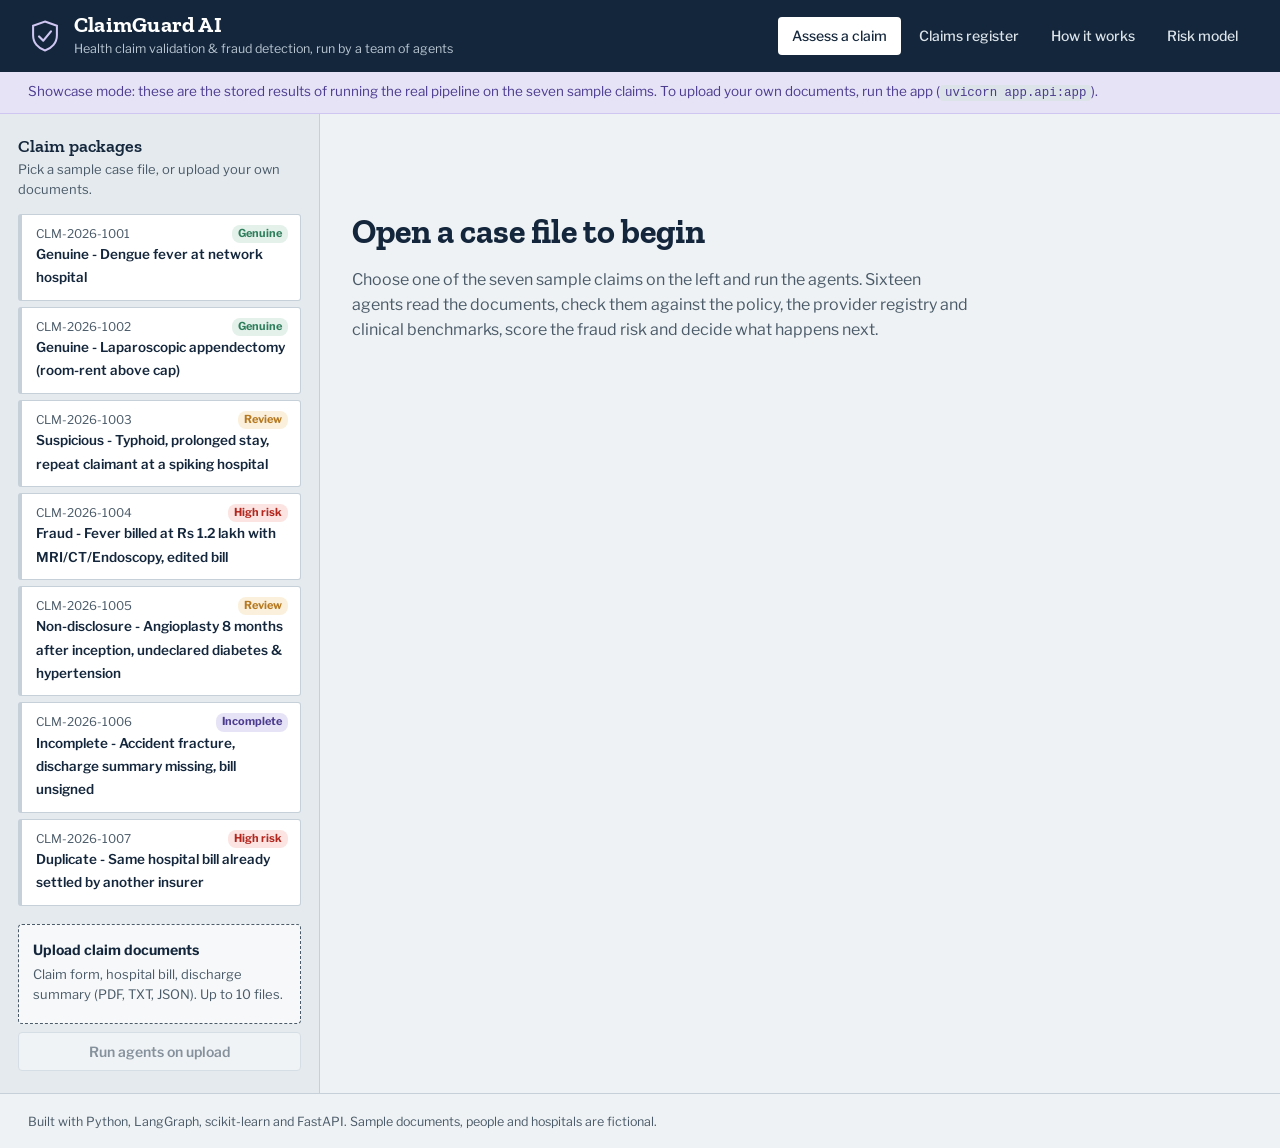
<file: outputs/showcase.html>
<!DOCTYPE html>
<html lang="en">
<head>
<meta charset="utf-8">
<meta name="viewport" content="width=device-width, initial-scale=1">
<title>ClaimGuard AI: medical claim fraud workbench (showcase)</title>
<link rel="preconnect" href="https://fonts.googleapis.com">
<link rel="preconnect" href="https://fonts.gstatic.com" crossorigin>
<link href="https://fonts.googleapis.com/css2?family=Libre+Franklin:wght@400;500;600;700&family=Zilla+Slab:wght@500;600;700&display=swap" rel="stylesheet">
<style>
[hidden] { display: none !important; }
:root {
  --paper: #EEF2F4;
  --sheet: #FFFFFF;
  --ink: #14263B;
  --ink-soft: #4A5A68;
  --rule: #C5D0D8;
  --rule-soft: #DDE4E9;
  --stamp: #4B3B8F;
  --low: #2E7D5B;
  --med: #B7791F;
  --high: #B3261E;
  --crit: #7A1410;
  --low-bg: #E3F1EA;
  --med-bg: #FBF0DC;
  --high-bg: #FBE4E2;
  --serif: 'Zilla Slab', Georgia, 'Times New Roman', serif;
  --sans: 'Libre Franklin', system-ui, -apple-system, 'Segoe UI', sans-serif;
}
* { box-sizing: border-box; }
html { -webkit-text-size-adjust: 100%; }
body { margin: 0; background: var(--paper); color: var(--ink); font: 15px/1.55 var(--sans); font-variant-numeric: tabular-nums; }
h1, h2, h3 { font-family: var(--serif); line-height: 1.2; margin: 0 0 .4em; }
h1 { font-size: 30px; font-weight: 700; }
h2 { font-size: 20px; font-weight: 600; }
h3 { font-size: 16px; font-weight: 600; margin-top: 18px; }
code { font-size: .92em; background: var(--rule-soft); padding: 1px 5px; border-radius: 3px; }
a { color: var(--stamp); }
:focus-visible { outline: 3px solid var(--stamp); outline-offset: 2px; }

/* ---------- masthead ---------- */
.masthead { display: flex; justify-content: space-between; align-items: center; gap: 24px; flex-wrap: wrap;
  padding: 14px 28px; background: var(--ink); color: #fff; }
.brand { display: flex; align-items: center; gap: 12px; }
.logo { width: 34px; height: 34px; color: #CFC6F2; }
.brand-name { font: 700 22px/1 var(--serif); letter-spacing: .01em; }
.brand-sub { font-size: 12.5px; color: #B9C6D2; margin-top: 3px; }
.tabs { display: flex; gap: 4px; flex-wrap: wrap; }
.tabs a { color: #DCE4EA; text-decoration: none; padding: 8px 14px; border-radius: 4px; font-weight: 500; font-size: 14px; }
.tabs a:hover { background: rgba(255,255,255,.08); }
.tabs a[aria-current="page"] { background: #fff; color: var(--ink); }
.static-banner { background: #E7E3F6; color: var(--stamp); padding: 9px 28px; font-size: 13.5px; border-bottom: 1px solid #CFC6F2; }

main { min-height: calc(100vh - 140px); }
.view[hidden] { display: none; }
#view-assess { display: grid; grid-template-columns: 320px minmax(0, 1fr); min-height: calc(100vh - 140px); }
#view-assess[hidden] { display: none; }

/* ---------- left rail ---------- */
.rail { border-right: 1px solid var(--rule); padding: 22px 18px; background: #E4EAEE; }
.rail-title { font-size: 18px; margin-bottom: 2px; }
.rail-hint { color: var(--ink-soft); font-size: 13px; margin: 0 0 14px; }
.sample-list { list-style: none; padding: 0; margin: 0 0 18px; display: grid; gap: 6px; }
.sample-list button { all: unset; box-sizing: border-box; display: block; width: 100%; cursor: pointer; padding: 10px 12px 10px 14px;
  background: var(--sheet); border: 1px solid var(--rule); border-left: 4px solid var(--rule); border-radius: 3px; }
.sample-list button:hover { border-color: var(--ink-soft); }
.sample-list button[aria-pressed="true"] { border-color: var(--ink); border-left-color: var(--stamp); box-shadow: 0 1px 0 var(--ink); }
.sample-list button:focus-visible { outline: 3px solid var(--stamp); }
.s-id { font-size: 12px; color: var(--ink-soft); display: flex; justify-content: space-between; }
.s-title { font-weight: 600; font-size: 13.5px; line-height: 1.35; margin-top: 2px; }
.s-badge { font-size: 11px; font-weight: 700; padding: 0 6px; border-radius: 8px; }
.b-LOW { color: var(--low); background: var(--low-bg); }
.b-MEDIUM { color: var(--med); background: var(--med-bg); }
.b-HIGH { color: var(--high); background: var(--high-bg); }
.b-NA { color: var(--stamp); background: #E7E3F6; }

.upload input[type=file] { position: absolute; width: 1px; height: 1px; opacity: 0; }
.drop { display: grid; gap: 4px; padding: 14px; border: 1.5px dashed var(--ink-soft); border-radius: 4px; background: #F6F8F9; cursor: pointer; font-size: 13px; color: var(--ink-soft); }
.drop strong { color: var(--ink); font-size: 14px; }
.drop.over, .upload input:focus-visible + .btn, .drop:focus-within { border-color: var(--stamp); background: #F1EEFB; }
.upload-names { color: var(--stamp); font-weight: 600; }
.upload .btn { margin-top: 8px; width: 100%; }

/* ---------- buttons ---------- */
.btn { font: 600 14px var(--sans); background: var(--stamp); color: #fff; border: 0; border-radius: 4px; padding: 10px 18px; cursor: pointer; text-decoration: none; display: inline-block; }
.btn:hover { background: #3C2E76; }
.btn:disabled { opacity: .45; cursor: not-allowed; }
.btn-secondary { background: var(--sheet); color: var(--ink); border: 1px solid var(--rule); }
.btn-secondary:hover { background: #F1F4F6; border-color: var(--ink-soft); }
.btn-small { padding: 6px 12px; font-size: 13px; }

/* ---------- case file ---------- */
.casefile { padding: 26px 32px 48px; max-width: 1240px; min-width: 0; }
.empty { max-width: 620px; margin-top: 8vh; }
.empty h1 { font-size: 34px; }
.empty p { color: var(--ink-soft); font-size: 16px; }
.file-head { display: flex; justify-content: space-between; align-items: flex-start; gap: 18px; }
.file-id { font-weight: 600; color: var(--stamp); font-size: 13px; }
.file-head h1 { font-size: 26px; margin-bottom: 4px; }
.file-expect { margin: 0; color: var(--ink-soft); font-size: 14px; }
.docs-strip { display: flex; flex-wrap: wrap; gap: 8px; margin: 14px 0 6px; }
.doc-chip { display: inline-flex; align-items: center; gap: 7px; padding: 6px 10px; background: var(--sheet); border: 1px solid var(--rule); border-radius: 3px; font-size: 13px; color: var(--ink); text-decoration: none; }
.doc-chip:hover { border-color: var(--ink); }
.doc-chip svg { width: 14px; height: 16px; color: var(--high); }
.running { display: flex; align-items: center; gap: 12px; padding: 18px 0; color: var(--ink-soft); }
.spinner { width: 20px; height: 20px; border: 3px solid var(--rule); border-top-color: var(--stamp); border-radius: 50%; animation: spin 0.8s linear infinite; }
@keyframes spin { to { transform: rotate(360deg); } }
.error { background: var(--high-bg); color: var(--crit); padding: 12px 14px; border-left: 4px solid var(--high); margin: 14px 0; }

#result { margin-top: 18px; }
.verdict { display: grid; grid-template-columns: minmax(0, 1fr) 330px; gap: 0; background: var(--sheet); border: 1px solid var(--rule); border-top: 5px solid var(--ink); }
.verdict-main { padding: 18px 22px; }
.verdict-side { padding: 18px 22px; border-left: 1px solid var(--rule); background: #FAFBFC; position: relative; }
.facts { display: grid; grid-template-columns: repeat(auto-fill, minmax(170px, 1fr)); gap: 12px 20px; margin: 0; }
.facts div { min-width: 0; }
.facts dt { font-size: 12px; color: var(--ink-soft); }
.facts dd { margin: 1px 0 0; font-weight: 600; font-size: 14.5px; overflow-wrap: anywhere; }

.stamp { display: inline-block; font: 700 21px/1.1 var(--serif); letter-spacing: .05em; text-transform: uppercase; padding: 7px 14px 6px;
  border: 3px double currentColor; border-radius: 4px; transform: rotate(-4deg); color: var(--stamp); background: rgba(255,255,255,.6); }
.stamp.LOW { color: var(--low); } .stamp.MEDIUM { color: var(--med); } .stamp.HIGH { color: var(--high); } .stamp.NA { color: var(--stamp); }
.stamp.land { animation: stamp .42s cubic-bezier(.2,.9,.3,1.3) both; }
@keyframes stamp { 0% { opacity: 0; transform: scale(1.9) rotate(-12deg); } 70% { opacity: 1; transform: scale(.95) rotate(-3deg); } 100% { transform: scale(1) rotate(-4deg); } }
.score-line { margin-top: 16px; display: flex; align-items: baseline; gap: 8px; }
.score-num { font: 700 46px/1 var(--serif); }
.score-of { color: var(--ink-soft); font-size: 13px; }
.ruler { position: relative; display: flex; height: 12px; margin-top: 12px; border-radius: 2px; overflow: visible; }
.zone { height: 100%; }
.z-low { width: 30%; background: #BFE0CF; } .z-med { width: 35%; background: #F2D7A6; } .z-high { width: 35%; background: #F0B7B2; }
.needle { position: absolute; top: -6px; width: 3px; height: 24px; background: var(--ink); left: 0; transition: left .6s ease-out; border-radius: 1px; }
.ruler-ticks { position: relative; height: 18px; font-size: 11px; color: var(--ink-soft); }
.ruler-ticks span { position: absolute; transform: translateX(-50%); top: 3px; }
.ruler-ticks span:first-child { left: 0; transform: none; }
.ruler-ticks span:last-child { transform: translateX(-100%); }
.score-split { font-size: 12.5px; color: var(--ink-soft); margin: 6px 0 0; }
.recommendation { background: var(--sheet); border: 1px solid var(--rule); border-top: 0; margin: 0 0 22px; padding: 12px 22px; font-weight: 500; }

.grid2 { display: grid; grid-template-columns: minmax(0, 1fr) minmax(0, 1fr); gap: 22px; margin-bottom: 22px; }
.grid2.tight { gap: 28px; margin-bottom: 0; }
.panel { background: var(--sheet); border: 1px solid var(--rule); padding: 18px 22px; min-width: 0; }
.panel > h2 { border-bottom: 2px solid var(--ink); padding-bottom: 6px; margin-bottom: 12px; }
.panel-sub { color: var(--ink-soft); font-size: 13px; margin: -4px 0 10px; }

.categories { display: grid; gap: 7px; margin-bottom: 14px; }
.cat-row { display: grid; grid-template-columns: 190px 1fr 34px; align-items: center; gap: 10px; font-size: 13.5px; }
.cat-bar { height: 8px; background: var(--rule-soft); border-radius: 4px; overflow: hidden; }
.cat-bar i { display: block; height: 100%; }
.cat-score { text-align: right; font-weight: 600; }
.findings { list-style: none; padding: 0; margin: 0; display: grid; gap: 8px; }
.findings li { display: grid; grid-template-columns: 74px 1fr; gap: 10px; font-size: 13.5px; padding: 8px 0; border-top: 1px solid var(--rule-soft); }
.sev { font-size: 11px; font-weight: 700; padding: 2px 0; text-align: center; border-radius: 3px; height: fit-content; }
.sev-CRITICAL { background: var(--crit); color: #fff; } .sev-HIGH { background: var(--high-bg); color: var(--high); }
.sev-MEDIUM { background: var(--med-bg); color: #8A5A12; } .sev-LOW { background: var(--rule-soft); color: var(--ink-soft); }
.f-meta { color: var(--ink-soft); font-size: 12px; margin-top: 2px; }
.none { color: var(--ink-soft); font-style: italic; }

.timeline { list-style: none; margin: 0; padding: 0 0 0 4px; position: relative; }
.timeline::before { content: ""; position: absolute; left: 11px; top: 6px; bottom: 6px; width: 2px; background: var(--rule); }
.t-step { position: relative; padding: 0 0 12px 30px; opacity: .25; transition: opacity .25s; }
.t-step.on { opacity: 1; }
.t-dot { position: absolute; left: 4px; top: 3px; width: 16px; height: 16px; border-radius: 50%; background: var(--sheet); border: 3px solid var(--stamp); }
.t-step.failed .t-dot { border-color: var(--high); }
.t-name { font-weight: 600; font-size: 14px; display: flex; justify-content: space-between; gap: 10px; }
.t-ms { font-weight: 400; color: var(--ink-soft); font-size: 12px; white-space: nowrap; }
.t-sum { font-size: 13px; color: var(--ink-soft); }
.t-par { display: grid; grid-template-columns: repeat(auto-fit, minmax(150px, 1fr)); gap: 6px; margin-top: 4px; }
.t-par div { border: 1px solid var(--rule); border-left: 3px solid var(--stamp); padding: 6px 8px; font-size: 12.5px; background: #FAFBFC; }
.t-par b { display: block; font-size: 13px; }

.lines { width: 100%; border-collapse: collapse; font-size: 14px; }
.lines td { padding: 6px 0; border-bottom: 1px solid var(--rule-soft); vertical-align: top; }
.lines td:last-child { text-align: right; white-space: nowrap; padding-left: 14px; }
.lines tr.total td { font-weight: 700; border-top: 2px solid var(--ink); border-bottom: 0; font-size: 16px; }
.note { font-size: 13px; color: var(--ink-soft); }
.tasks { padding-left: 20px; font-size: 14px; margin: 6px 0 0; }
.tasks li { margin-bottom: 5px; }
.letter { white-space: pre-wrap; font: 13.5px/1.5 var(--sans); background: #FAFBFC; border: 1px solid var(--rule); padding: 12px 14px; margin: 0; }
.kv { display: grid; grid-template-columns: auto 1fr; gap: 4px 14px; font-size: 14px; margin: 0 0 10px; }
.kv dt { color: var(--ink-soft); } .kv dd { margin: 0; font-weight: 600; }

.output-text { background: #F6F8F9; border: 1px solid var(--rule); border-left: 4px solid var(--ink); padding: 12px 14px; white-space: pre-wrap; font: 13px/1.55 'SFMono-Regular', Consolas, 'Liberation Mono', monospace; margin: 0 0 10px; max-height: 340px; overflow: auto; }
.row-actions { display: flex; flex-wrap: wrap; gap: 8px; }
.narrative { font-size: 14px; margin: 4px 0 0; }

.checks { list-style: none; padding: 0; margin: 0; font-size: 13.5px; }
.checks li { display: grid; grid-template-columns: 20px 1fr; gap: 6px; padding: 5px 0; border-bottom: 1px solid var(--rule-soft); }
.checks .ok { color: var(--low); font-weight: 700; } .checks .bad { color: var(--high); font-weight: 700; }
.checks small { display: block; color: var(--ink-soft); }
.drivers { display: grid; gap: 6px; font-size: 13.5px; }
.driver { display: grid; grid-template-columns: 1fr 90px; gap: 8px; align-items: center; }

.table-scroll { overflow-x: auto; }
table.items, table.register { width: 100%; border-collapse: collapse; font-size: 13.5px; }
.items th, .items td, .register th, .register td { text-align: left; padding: 7px 8px; border-bottom: 1px solid var(--rule-soft); }
.items th, .register th { font-weight: 600; background: #F1F4F6; border-bottom: 1px solid var(--rule); }
.items td.num, .items th.num, .register td.num, .register th.num { text-align: right; }
.items tr.flag td { background: var(--high-bg); }

/* ---------- pages ---------- */
.page { padding: 28px 32px 56px; max-width: 1100px; }
.lede { color: var(--ink-soft); font-size: 16px; max-width: 70ch; }
.page h2 { margin-top: 30px; }
.reg-stats { display: flex; flex-wrap: wrap; gap: 12px; margin: 16px 0 20px; }
.stat { background: var(--sheet); border: 1px solid var(--rule); padding: 10px 16px; min-width: 150px; }
.stat b { display: block; font: 700 24px var(--serif); }
.stat span { font-size: 12.5px; color: var(--ink-soft); }
.register a { font-weight: 600; }
.diagram { background: var(--sheet); border: 1px solid var(--rule); padding: 18px; overflow-x: auto; }
.flow { display: flex; flex-direction: column; align-items: center; gap: 0; min-width: 560px; }
.fl-box { background: var(--sheet); border: 1.5px solid var(--ink); border-radius: 4px; padding: 7px 14px; text-align: center; min-width: 170px; font-size: 13.5px; }
.fl-box b { display: block; } .fl-box code { font-size: 11px; background: none; color: var(--ink-soft); padding: 0; }
.fl-box.par { border-color: var(--stamp); border-left-width: 4px; min-width: 0; flex: 1; }
.fl-box.alert { border-color: var(--high); } .fl-box.end { background: var(--ink); color: #fff; } .fl-box.end code { color: #B9C6D2; }
.fl-arrow { position: relative; width: 2px; height: 30px; background: var(--ink-soft); margin: 0 auto; }
.fl-arrow::after { content: ""; position: absolute; bottom: -1px; left: -4px; border: 5px solid transparent; border-top-color: var(--ink-soft); border-bottom: 0; }
.fl-arrow span { position: absolute; left: 10px; top: 6px; white-space: nowrap; font-size: 11.5px; color: var(--ink-soft); }
.fl-split { display: flex; gap: 36px; align-items: flex-start; justify-content: center; width: 100%; }
.fl-branch { display: flex; flex-direction: column; align-items: center; }
.fl-branch.side { padding-top: 0; }
.fl-par { display: flex; gap: 8px; width: 100%; max-width: 760px; }
.fl-src { margin-top: 16px; font-size: 13px; } .fl-src pre { font-size: 12px; }
.formula { background: var(--sheet); border: 1px solid var(--rule); border-left: 4px solid var(--stamp); padding: 14px 16px; max-width: 80ch; }
.cat-list { columns: 2; padding-left: 18px; }
.cat-list li { margin-bottom: 6px; break-inside: avoid; }
.importance { display: grid; gap: 7px; max-width: 760px; }
.imp-row { display: grid; grid-template-columns: 250px 1fr 60px; gap: 12px; align-items: center; font-size: 14px; }
.imp-row .cat-bar i { background: var(--stamp); }
.foot { padding: 18px 28px; color: var(--ink-soft); font-size: 12.5px; border-top: 1px solid var(--rule); }

@media (max-width: 1100px) {
  .grid2 { grid-template-columns: minmax(0, 1fr); }
  .verdict { grid-template-columns: minmax(0, 1fr); }
  .verdict-side { border-left: 0; border-top: 1px solid var(--rule); }
}
@media (max-width: 820px) {
  #view-assess { grid-template-columns: minmax(0, 1fr); }
  .facts { grid-template-columns: repeat(2, minmax(0, 1fr)); }
  .t-par { grid-template-columns: minmax(0, 1fr); }
  .rail { border-right: 0; border-bottom: 1px solid var(--rule); }
  .casefile, .page { padding: 20px 16px 40px; }
  .file-head { flex-direction: column; }
  .cat-row { grid-template-columns: 130px 1fr 30px; }
  .imp-row { grid-template-columns: 140px 1fr 50px; }
  .cat-list { columns: 1; }
  .masthead { padding: 12px 16px; }
}
@media (prefers-reduced-motion: reduce) {
  *, *::before, *::after { animation: none !important; transition: none !important; }
  .t-step { opacity: 1; }
}
.register td:first-child, .register td:nth-child(2), .s-badge { white-space: nowrap; }

</style>
</head>
<body>
<header class="masthead">
  <div class="brand">
    <svg class="logo" viewBox="0 0 40 40" aria-hidden="true"><path d="M20 3 34 8v11c0 9-6 15.5-14 18C12 34.5 6 28 6 19V8z" fill="none" stroke="currentColor" stroke-width="2.4"/><path d="M13 20.5l5 5 9-11" fill="none" stroke="currentColor" stroke-width="2.6" stroke-linecap="round" stroke-linejoin="round"/></svg>
    <div>
      <div class="brand-name">ClaimGuard AI</div>
      <div class="brand-sub">Health claim validation &amp; fraud detection, run by a team of agents</div>
    </div>
  </div>
  <nav class="tabs" aria-label="Sections">
    <a href="#assess" data-view="assess">Assess a claim</a>
    <a href="#register" data-view="register">Claims register</a>
    <a href="#how" data-view="how">How it works</a>
    <a href="#model" data-view="model">Risk model</a>
  </nav>
</header>
<div id="static-banner" class="static-banner" hidden>
  Showcase mode: these are the stored results of running the real pipeline on the seven sample claims. To upload your own documents, run the app (<code>uvicorn app.api:app</code>).
</div>

<main>
  <!-- ============================== ASSESS ============================== -->
  <section id="view-assess" class="view">
    <aside class="rail">
      <h2 class="rail-title">Claim packages</h2>
      <p class="rail-hint">Pick a sample case file, or upload your own documents.</p>
      <ul id="sample-list" class="sample-list"></ul>
      <form id="upload-form" class="upload">
        <label for="upload-input" class="drop" id="drop">
          <strong>Upload claim documents</strong>
          <span>Claim form, hospital bill, discharge summary (PDF, TXT, JSON). Up to 10 files.</span>
          <span id="upload-names" class="upload-names"></span>
        </label>
        <input id="upload-input" type="file" name="files" multiple accept=".pdf,.txt,.json,.md,.png,.jpg,.jpeg">
        <button type="submit" class="btn btn-secondary" id="upload-btn" disabled>Run agents on upload</button>
      </form>
    </aside>

    <div class="casefile" id="casefile">
      <div class="empty" id="empty-state">
        <h1>Open a case file to begin</h1>
        <p>Choose one of the seven sample claims on the left and run the agents. Sixteen agents read the documents, check them against the policy, the provider registry and clinical benchmarks, score the fraud risk and decide what happens next.</p>
      </div>

      <div id="selected" hidden>
        <div class="file-head">
          <div>
            <div class="file-id" id="sel-id"></div>
            <h1 id="sel-title"></h1>
            <p class="file-expect" id="sel-expected"></p>
          </div>
          <button class="btn" id="run-btn">Run agents</button>
        </div>
        <div class="docs-strip" id="sel-docs"></div>
      </div>

      <div id="running" class="running" hidden>
        <div class="spinner" aria-hidden="true"></div><span>Agents are working on the claim…</span>
      </div>
      <div id="error" class="error" role="alert" hidden></div>

      <article id="result" hidden>
        <section class="verdict">
          <div class="verdict-main">
            <dl class="facts" id="facts"></dl>
          </div>
          <div class="verdict-side">
            <div class="stamp" id="stamp"></div>
            <div class="score-line"><span class="score-num" id="score-num"></span><span class="score-of">/ 100 fraud score</span></div>
            <div class="ruler" id="ruler" aria-hidden="true">
              <div class="zone z-low"></div><div class="zone z-med"></div><div class="zone z-high"></div>
              <div class="needle" id="needle"></div>
            </div>
            <div class="ruler-ticks"><span>0</span><span style="left:30%">30</span><span style="left:65%">65</span><span style="left:100%">100</span></div>
            <p class="score-split" id="score-split"></p>
          </div>
        </section>

        <p class="recommendation" id="recommendation"></p>

        <div class="grid2">
          <section class="panel">
            <h2>Why this score</h2>
            <div id="categories" class="categories"></div>
            <ol id="findings" class="findings"></ol>
          </section>
          <section class="panel">
            <h2>Agent run</h2>
            <p class="panel-sub" id="engine-note"></p>
            <ol id="timeline" class="timeline"></ol>
          </section>
        </div>

        <div class="grid2">
          <section class="panel" id="outcome-panel">
            <h2 id="outcome-title">Outcome</h2>
            <div id="outcome"></div>
          </section>
          <section class="panel">
            <h2>Output for the claims system</h2>
            <pre id="output-text" class="output-text"></pre>
            <div class="row-actions">
              <button class="btn btn-small btn-secondary" id="copy-btn">Copy output</button>
              <a class="btn btn-small btn-secondary" id="report-link" target="_blank" rel="noopener">Open printable report</a>
              <button class="btn btn-small btn-secondary" id="json-btn">Download JSON</button>
            </div>
            <h3>Case note</h3>
            <p id="narrative" class="narrative"></p>
          </section>
        </div>

        <section class="panel">
          <h2>Documents and checks</h2>
          <div class="grid2 tight">
            <div>
              <h3>Validation checklist</h3>
              <ul id="checks" class="checks"></ul>
            </div>
            <div>
              <h3>Machine-learning view</h3>
              <div id="ml"></div>
            </div>
          </div>
          <h3>Hospital bill as extracted</h3>
          <div class="table-scroll"><table class="items" id="items"></table></div>
        </section>
      </article>
    </div>
  </section>

  <!-- ============================== REGISTER ============================== -->
  <section id="view-register" class="view" hidden>
    <div class="page">
      <h1>Claims register</h1>
      <p class="lede">Every run is written to the audit database with its full decision record.</p>
      <div id="reg-stats" class="reg-stats"></div>
      <div class="table-scroll"><table class="register" id="register"></table></div>
    </div>
  </section>

  <!-- ============================== HOW ============================== -->
  <section id="view-how" class="view" hidden>
    <div class="page">
      <h1>How a claim moves through the agents</h1>
      <p class="lede">The workflow is a LangGraph <code>StateGraph</code>. Five analyst agents run in parallel, an ML agent waits for all of them, and conditional edges send each claim to the right outcome.</p>
      <div class="diagram" id="diagram"></div>
      <h2>The agents</h2>
      <table class="register" id="agents-table"></table>
      <h2>Fraud score</h2>
      <p id="formula" class="formula"></p>
      <h2>The nine fraud categories</h2>
      <ul class="cat-list" id="cat-list"></ul>
    </div>
  </section>

  <!-- ============================== MODEL ============================== -->
  <section id="view-model" class="view" hidden>
    <div class="page">
      <h1>Risk model</h1>
      <p class="lede">A gradient-boosting classifier trained on historical claims, plus an isolation forest that measures how unusual a claim is compared with genuine ones. The model explains; the rules and people decide.</p>
      <div id="model-metrics" class="reg-stats"></div>
      <h2>What the model pays attention to</h2>
      <div id="importance" class="importance"></div>
    </div>
  </section>
</main>

<footer class="foot">Built with Python, LangGraph, scikit-learn and FastAPI. Sample documents, people and hospitals are fictional.</footer>
<script>window.__STATIC__ = {"samples": [{"claim_id": "CLM-2026-1001", "title": "Genuine - Dengue fever at network hospital", "expected": "LOW risk -> auto-approve", "hospital_id": "HSP-TG-0101", "patient": "Anil Kumar", "diagnosis": "Dengue Fever", "claimed_amount": "Rs. 38,450.00", "files": ["claim_form.pdf", "discharge_summary.pdf", "hospital_bill.pdf", "prescription.pdf"]}, {"claim_id": "CLM-2026-1002", "title": "Genuine - Laparoscopic appendectomy (room-rent above cap)", "expected": "LOW risk -> approve with proportionate deduction", "hospital_id": "HSP-KA-0207", "patient": "Arjun Sharma", "diagnosis": "Acute Appendicitis", "claimed_amount": "Rs. 1,28,300.00", "files": ["claim_form.pdf", "discharge_summary.pdf", "hospital_bill.pdf", "prescription.pdf"]}, {"claim_id": "CLM-2026-1003", "title": "Suspicious - Typhoid, prolonged stay, repeat claimant at a spiking hospital", "expected": "MEDIUM risk -> human review", "hospital_id": "HSP-TG-0333", "patient": "Suresh Babu", "diagnosis": "Typhoid Fever", "claimed_amount": "Rs. 56,050.00", "files": ["claim_form.pdf", "discharge_summary.pdf", "hospital_bill.pdf", "prescription.pdf"]}, {"claim_id": "CLM-2026-1004", "title": "Fraud - Fever billed at Rs 1.2 lakh with MRI/CT/Endoscopy, edited bill", "expected": "HIGH risk -> SIU investigation", "hospital_id": "HSP-TG-0450", "patient": "Kiran Kumar", "diagnosis": "Viral Fever", "claimed_amount": "Rs. 1,20,000.00", "files": ["claim_form.pdf", "discharge_summary.pdf", "hospital_bill.pdf"]}, {"claim_id": "CLM-2026-1005", "title": "Non-disclosure - Angioplasty 8 months after inception, undeclared diabetes & hypertension", "expected": "MEDIUM/HIGH risk -> review for misrepresentation", "hospital_id": "HSP-KA-0207", "patient": "Lakshmi Prasad", "diagnosis": "Coronary Artery Disease - NSTEMI", "claimed_amount": "Rs. 3,62,400.00", "files": ["claim_form.pdf", "discharge_summary.pdf", "hospital_bill.pdf", "prescription.pdf"]}, {"claim_id": "CLM-2026-1006", "title": "Incomplete - Accident fracture, discharge summary missing, bill unsigned", "expected": "Pending documents (claim paused)", "hospital_id": "HSP-TG-0512", "patient": "Rahul Verma", "diagnosis": "Fracture of right distal radius (road traffic accident)", "claimed_amount": "Rs. 92,200.00", "files": ["claim_form.pdf", "hospital_bill.pdf"]}, {"claim_id": "CLM-2026-1007", "title": "Duplicate - Same hospital bill already settled by another insurer", "expected": "HIGH risk -> SIU (duplicate billing)", "hospital_id": "HSP-KL-0120", "patient": "Priya Nair", "diagnosis": "Acute Gastroenteritis", "claimed_amount": "Rs. 27,850.00", "files": ["claim_form.pdf", "discharge_summary.pdf", "hospital_bill.pdf"]}], "results": {"CLM-2026-1001": {"run_id": "RUN-20261111-052433-7AF432", "claim_id": "CLM-2026-1001", "processed_at": "2026-11-11T05:24:33", "status": "AUTO_APPROVE", "fraud_score": 1.2, "risk_band": "LOW", "risk_label": "Genuine", "recommendation": "Low fraud risk and admissible. Approve for settlement as computed.", "suspicious_reasons": [], "triggered_categories": [], "findings": [], "claim_summary": {"patient_name": "Anil Kumar", "patient_age": 42, "gender": "Male", "policy_number": "POL-HS-240011", "plan": "Family Health Shield - Gold", "hospital_name": "Sunrise Multispeciality Hospital", "hospital_id": "HSP-TG-0101", "hospital_tier": "mid", "network": true, "diagnosis": "Dengue Fever with Thrombocytopenia", "icd10": "A90", "admission_date": "2026-10-14", "discharge_date": "2026-10-18", "los_days": 4, "claim_type": "Reimbursement", "claimed_amount": 38450.0, "billed_total": 38450.0, "bill_no": "SMH/IP/2026/10342", "treating_doctor": "Dr. Srinivas Rao, MD (General Medicine)"}, "line_items": [{"sno": 1, "description": "Registration & Admission charges", "category": "MISC", "qty": 1, "rate": 500.0, "amount": 500.0}, {"sno": 2, "description": "Semi Private Room Rent", "category": "ROOM", "qty": 4, "rate": 4000.0, "amount": 16000.0}, {"sno": 3, "description": "Nursing charges", "category": "NURSING", "qty": 4, "rate": 900.0, "amount": 3600.0}, {"sno": 4, "description": "Physician consultation", "category": "CONSULT", "qty": 5, "rate": 800.0, "amount": 4000.0}, {"sno": 5, "description": "Dengue NS1 Antigen & IgM", "category": "LAB", "qty": 1, "rate": 1400.0, "amount": 1400.0}, {"sno": 6, "description": "Complete Blood Count (CBC)", "category": "LAB", "qty": 4, "rate": 350.0, "amount": 1400.0}, {"sno": 7, "description": "Platelet count (serial)", "category": "LAB", "qty": 6, "rate": 250.0, "amount": 1500.0}, {"sno": 8, "description": "Liver Function Test (LFT)", "category": "LAB", "qty": 1, "rate": 900.0, "amount": 900.0}, {"sno": 9, "description": "Ultrasound Abdomen", "category": "RADIOLOGY", "qty": 1, "rate": 1800.0, "amount": 1800.0}, {"sno": 10, "description": "IV Fluids - Normal Saline", "category": "PHARMACY", "qty": 12, "rate": 120.0, "amount": 1440.0}, {"sno": 11, "description": "Pharmacy - medicines", "category": "PHARMACY", "qty": 1, "rate": 4910.0, "amount": 4910.0}, {"sno": 12, "description": "Medical consumables", "category": "CONSUMABLE", "qty": 1, "rate": 1000.0, "amount": 1000.0}], "documents": [{"doc_type": "claim_form", "file": "claim_form.pdf", "pages": 1, "confidence": 1.0, "forensic_flags": [], "metadata": {"producer": "ReportLab PDF Library - (opensource)", "creator": "ClaimGuard Insurer Portal", "created": "2026-11-11T04:35:52", "modified": "2026-11-11T04:35:52"}}, {"doc_type": "discharge_summary", "file": "discharge_summary.pdf", "pages": 1, "confidence": 1.0, "forensic_flags": [], "metadata": {"producer": "ReportLab PDF Library - (opensource)", "creator": "HIMS Clinical Module v7.2", "created": "2026-11-11T04:35:52", "modified": "2026-11-11T04:35:52"}}, {"doc_type": "hospital_bill", "file": "hospital_bill.pdf", "pages": 1, "confidence": 1.0, "forensic_flags": [], "metadata": {"producer": "ReportLab PDF Library - (opensource)", "creator": "HIMS Billing Module v7.2", "created": "2026-11-11T04:35:52", "modified": "2026-11-11T04:35:52"}}, {"doc_type": "prescription", "file": "prescription.pdf", "pages": 1, "confidence": 1.0, "forensic_flags": [], "metadata": {"producer": "ReportLab PDF Library - (opensource)", "creator": "HIMS Clinical Module v7.2", "created": "2026-11-11T04:35:52", "modified": "2026-11-11T04:35:52"}}], "unclassified_files": [], "validation": {"complete": true, "blocking": false, "missing_documents": [], "missing_fields": [], "checks": [{"check": "Mandatory documents present", "passed": true, "detail": "All present"}, {"check": "Mandatory fields extracted", "passed": true, "detail": "All extracted"}, {"check": "Bill total tallies with line items", "passed": true, "detail": "Grand total \u20b938,450 vs items \u20b938,450"}, {"check": "Claimed amount within bill amount", "passed": true, "detail": "Claimed \u20b938,450 vs billed \u20b938,450"}, {"check": "Hospital seal & signature on bill", "passed": true, "detail": "Present (Billing Manager)"}, {"check": "Seal & signature on discharge summary", "passed": true, "detail": "Present (Dr. Srinivas Rao, MD (General Medicine))"}, {"check": "Treating doctor registration number", "passed": true, "detail": "TSMC/2009/14522"}, {"check": "Hospital registration number present & consistent", "passed": true, "detail": "TS/HYD/CE/2015/0412"}, {"check": "Patient name consistent across documents", "passed": true, "detail": "claim_form: Anil Kumar | discharge_summary: Anil Kumar | hospital_bill: Anil Kumar | prescription: Anil Kumar"}, {"check": "Admission date consistent across documents", "passed": true, "detail": "claim_form: 2026-10-14, discharge_summary: 2026-10-14, hospital_bill: 2026-10-14"}, {"check": "Discharge date consistent across documents", "passed": true, "detail": "claim_form: 2026-10-18, discharge_summary: 2026-10-18, hospital_bill: 2026-10-18"}, {"check": "Claim submitted within 30 days of discharge", "passed": true, "detail": "6 days"}, {"check": "PDF forensic check - claim_form", "passed": true, "detail": "clean"}, {"check": "PDF forensic check - discharge_summary", "passed": true, "detail": "clean"}, {"check": "PDF forensic check - hospital_bill", "passed": true, "detail": "clean"}, {"check": "PDF forensic check - prescription", "passed": true, "detail": "clean"}], "passed": 16, "total": 16}, "decision": {"fraud_score": 1.2, "risk_band": "LOW", "risk_label": "Genuine", "status": "AUTO_APPROVE", "recommendation": "Low fraud risk and admissible. Approve for settlement as computed.", "rule_score": 0.0, "ml_score": 2.7, "anomaly_score": 0.0, "weights": {"rules": 0.55, "ml": 0.45}, "critical_override": false, "triggered_categories": [], "suspicious_reasons": [], "coverage": {"admissible": true, "issues": [], "days_since_inception": 1292, "accident": false, "sum_insured": 500000, "available_si": 500000}}, "ml": {"fraud_probability": 0.0275, "ml_score": 2.7, "anomaly_score": 0.0, "top_drivers": [], "features": {"bill_ratio": 0.45, "max_item_ratio": 0.78, "room_rent_ratio": 0.89, "duplicate_items": 0.0, "los_ratio": 0.67, "unrelated_item_count": 0.0, "opd_manageable": 0.0, "dx_mismatch": 0.0, "hospital_risk": 0.08, "hospital_network": 1.0, "hospital_small_clinic": 0.0, "days_since_inception_log": 7.1647, "undeclared_ped": 0.0, "prior_claims_12m": 0.0, "registry_duplicate": 0.0, "doc_issue_count": 0.0, "claim_amount_log": 10.5571, "is_reimbursement": 1.0, "patient_age": 42.0}, "model_version": "gbm-v1", "model_metrics": {"roc_auc": 0.9217, "pr_auc": 0.8245, "precision@0.5": 0.8927, "recall@0.5": 0.7795, "rows": 8000}}, "settlement": {"payable": 37950.0, "lines": [{"label": "Amount claimed", "amount": 38450.0}, {"label": "Non-payable items (Registration & Admission charges)", "amount": -500.0}, {"label": "Net payable", "amount": 37950.0}], "status": "APPROVED", "notes": [], "deductions": 500.0}, "siu": null, "doc_request": null, "agent_trace": [{"node": "intake", "agent": "Claim Intake Agent", "role": "Registers the claim, assigns a run id and collects input documents", "status": "completed", "started_at": "2026-11-11T05:24:33.211", "duration_ms": 0.2, "findings": 0, "summary": "Registered claim CLM-2026-1001 with 4 document(s)."}, {"node": "classify", "agent": "Document Classifier Agent", "role": "Reads every file (PDF/TXT/JSON/image) and identifies the document type", "status": "completed", "started_at": "2026-11-11T05:24:33.212", "duration_ms": 316.16, "findings": 0, "summary": "Identified 4 document type(s): claim_form, discharge_summary, hospital_bill, prescription."}, {"node": "extract", "agent": "Data Extraction Agent", "role": "Extracts structured fields & bill line items and builds one consolidated claim record", "status": "completed", "started_at": "2026-11-11T05:24:33.531", "duration_ms": 12.55, "findings": 0, "summary": "Extracted 34 claim fields and 12 bill line items (billed \u20b938,450, claimed \u20b938,450)."}, {"node": "validate", "agent": "Document Validation Agent", "role": "Checks completeness, cross-document consistency, bill arithmetic & PDF forensics", "status": "completed", "started_at": "2026-11-11T05:24:33.544", "duration_ms": 0.34, "findings": 0, "summary": "16/16 validation checks passed; 0 document issue(s)."}, {"node": "knowledge", "agent": "Knowledge Retrieval Agent", "role": "Looks up policy, insured member, provider registry, clinical KB and claim history", "status": "completed", "started_at": "2026-11-11T05:24:33.546", "duration_ms": 3.03, "findings": 0, "summary": "policy found; member verified; hospital HSP-TG-0101; diagnosis -> dengue fever (icd10); 1 past claim(s); 0 registry hit(s)."}, {"node": "billing", "agent": "Billing Audit Agent", "role": "Bill amount vs benchmark, single-item rates, room rent and duplicate charges", "status": "completed", "started_at": "2026-11-11T05:24:33.550", "duration_ms": 1.65, "findings": 0, "summary": "Bill \u20b938,450 ratio 0.45x typical; 0 overpriced item(s); 0 duplicate(s)."}, {"node": "history", "agent": "Claim History Agent", "role": "Claim frequency, repeated procedures, duplicate bills & multi-insurer claims", "status": "completed", "started_at": "2026-11-11T05:24:33.551", "duration_ms": 0.61, "findings": 0, "summary": "0 claim(s) in last 12 months; 0 registry hit(s)."}, {"node": "medical", "agent": "Medical Coherence Agent", "role": "Diagnosis vs treatment consistency, clinically unrelated tests and length-of-stay", "status": "completed", "started_at": "2026-11-11T05:24:33.553", "duration_ms": 0.58, "findings": 0, "summary": "Diagnosis 'dengue fever' (A90); 0 unrelated item(s); LOS 4 vs typical 2-6."}, {"node": "policy", "agent": "Policy & Coverage Agent", "role": "Waiting periods, policy validity, sum-insured enhancement and pre-existing disease disclosure", "status": "completed", "started_at": "2026-11-11T05:24:33.553", "duration_ms": 0.38, "findings": 0, "summary": "Admissible; policy 1292 days old; 0 timing/disclosure finding(s)."}, {"node": "provider", "agent": "Provider Risk Agent", "role": "Hospital blacklist / watchlist, provider risk index, claim spikes, network status", "status": "completed", "started_at": "2026-11-11T05:24:33.553", "duration_ms": 0.03, "findings": 0, "summary": "Sunrise Multispeciality Hospital (mid, network, risk 0.08); 0 finding(s)."}, {"node": "ml_scoring", "agent": "ML Risk Scoring Agent", "role": "Gradient-boosting fraud probability + Isolation-Forest anomaly score on 19 engineered features", "status": "completed", "started_at": "2026-11-11T05:24:33.555", "duration_ms": 107.44, "findings": 0, "summary": "Fraud probability 0.03 (anomaly 0/100); drivers: no strong drivers."}, {"node": "decision", "agent": "Fraud Risk Decision Agent", "role": "Fuses rule findings + ML score into the 0-100 fraud score, risk band and routing decision", "status": "completed", "started_at": "2026-11-11T05:24:33.663", "duration_ms": 0.03, "findings": 0, "summary": "Fraud score 1.2 (Genuine) = 0.55x rules 0.0 + 0.45x ML 2.7 -> AUTO_APPROVE."}, {"node": "settlement", "agent": "Settlement Agent", "role": "Computes admissible amount: non-payables, room-rent proportionate deduction, co-pay, sum insured", "status": "completed", "started_at": "2026-11-11T05:24:33.664", "duration_ms": 0.1, "findings": 0, "summary": "APPROVED: net payable \u20b937,950 of \u20b938,450 claimed."}, {"node": "report", "agent": "Report Agent", "role": "Compiles the explainable decision report, narrative and audit record", "status": "completed", "started_at": "2026-11-11T05:24:33.665", "duration_ms": 6.27, "findings": 0, "summary": "Report ready: status AUTO_APPROVE, score 1.2, payable \u20b937,950."}], "errors": [], "narrative": "Claim CLM-2026-1001: Anil Kumar, Dengue Fever with Thrombocytopenia at Sunrise Multispeciality Hospital (4 day stay), claimed \u20b938,450. Fraud score 1.2/100 (Genuine); rule engine 0.0, ML model 2.7. Categories triggered: none. Decision: AUTO APPROVE - Low fraud risk and admissible. Approve for settlement as computed.", "narrative_source": "template", "output_text": "Fraud Score: 1 (Low Risk - Genuine)\nSuspicious Reasons:\n- None\nTriggered Categories:\n- None\nDecision: AUTO APPROVE", "engine": "langgraph"}, "CLM-2026-1002": {"run_id": "RUN-20261111-052433-19C89A", "claim_id": "CLM-2026-1002", "processed_at": "2026-11-11T05:24:33", "status": "AUTO_APPROVE", "fraud_score": 0.8, "risk_band": "LOW", "risk_label": "Genuine", "recommendation": "Low fraud risk and admissible. Approve for settlement as computed.", "suspicious_reasons": [], "triggered_categories": [], "findings": [], "claim_summary": {"patient_name": "Arjun Sharma", "patient_age": 19, "gender": "Male", "policy_number": "POL-HS-220457", "plan": "Family Health Shield - Silver", "hospital_name": "CityCare Super Speciality Hospital", "hospital_id": "HSP-KA-0207", "hospital_tier": "premium", "network": true, "diagnosis": "Acute Appendicitis", "icd10": "K35.80", "admission_date": "2026-10-05", "discharge_date": "2026-10-08", "los_days": 3, "claim_type": "Cashless", "claimed_amount": 128300.0, "billed_total": 128300.0, "bill_no": "CCSH/IP/2026/33107", "treating_doctor": "Dr. Kavitha Menon, MS (General Surgery)"}, "line_items": [{"sno": 1, "description": "Registration & Admission charges", "category": "MISC", "qty": 1, "rate": 500.0, "amount": 500.0}, {"sno": 2, "description": "Private Room Rent", "category": "ROOM", "qty": 3, "rate": 7500.0, "amount": 22500.0}, {"sno": 3, "description": "Nursing charges", "category": "NURSING", "qty": 3, "rate": 1500.0, "amount": 4500.0}, {"sno": 4, "description": "Surgeon consultation / visits", "category": "CONSULT", "qty": 4, "rate": 1500.0, "amount": 6000.0}, {"sno": 5, "description": "Complete Blood Count (CBC)", "category": "LAB", "qty": 1, "rate": 600.0, "amount": 600.0}, {"sno": 6, "description": "Ultrasound Abdomen", "category": "RADIOLOGY", "qty": 1, "rate": 2800.0, "amount": 2800.0}, {"sno": 7, "description": "CT Scan Abdomen (contrast)", "category": "RADIOLOGY", "qty": 1, "rate": 6500.0, "amount": 6500.0}, {"sno": 8, "description": "Laparoscopic Appendectomy - Surgeon fee", "category": "PROCEDURE", "qty": 1, "rate": 38000.0, "amount": 38000.0}, {"sno": 9, "description": "OT charges", "category": "OT", "qty": 1, "rate": 18000.0, "amount": 18000.0}, {"sno": 10, "description": "Anaesthesia charges", "category": "PROCEDURE", "qty": 1, "rate": 12000.0, "amount": 12000.0}, {"sno": 11, "description": "Pharmacy - medicines", "category": "PHARMACY", "qty": 1, "rate": 9800.0, "amount": 9800.0}, {"sno": 12, "description": "Surgical consumables", "category": "CONSUMABLE", "qty": 1, "rate": 5600.0, "amount": 5600.0}, {"sno": 13, "description": "Histopathology - appendix specimen", "category": "LAB", "qty": 1, "rate": 1500.0, "amount": 1500.0}], "documents": [{"doc_type": "claim_form", "file": "claim_form.pdf", "pages": 1, "confidence": 1.0, "forensic_flags": [], "metadata": {"producer": "ReportLab PDF Library - (opensource)", "creator": "ClaimGuard Insurer Portal", "created": "2026-11-11T04:35:52", "modified": "2026-11-11T04:35:52"}}, {"doc_type": "discharge_summary", "file": "discharge_summary.pdf", "pages": 1, "confidence": 0.89, "forensic_flags": [], "metadata": {"producer": "ReportLab PDF Library - (opensource)", "creator": "HIMS Clinical Module v7.2", "created": "2026-11-11T04:35:52", "modified": "2026-11-11T04:35:52"}}, {"doc_type": "hospital_bill", "file": "hospital_bill.pdf", "pages": 1, "confidence": 0.9, "forensic_flags": [], "metadata": {"producer": "ReportLab PDF Library - (opensource)", "creator": "HIMS Billing Module v7.2", "created": "2026-11-11T04:35:52", "modified": "2026-11-11T04:35:52"}}, {"doc_type": "prescription", "file": "prescription.pdf", "pages": 1, "confidence": 1.0, "forensic_flags": [], "metadata": {"producer": "ReportLab PDF Library - (opensource)", "creator": "HIMS Clinical Module v7.2", "created": "2026-11-11T04:35:52", "modified": "2026-11-11T04:35:52"}}], "unclassified_files": [], "validation": {"complete": true, "blocking": false, "missing_documents": [], "missing_fields": [], "checks": [{"check": "Mandatory documents present", "passed": true, "detail": "All present"}, {"check": "Mandatory fields extracted", "passed": true, "detail": "All extracted"}, {"check": "Bill total tallies with line items", "passed": true, "detail": "Grand total \u20b91,28,300 vs items \u20b91,28,300"}, {"check": "Claimed amount within bill amount", "passed": true, "detail": "Claimed \u20b91,28,300 vs billed \u20b91,28,300"}, {"check": "Hospital seal & signature on bill", "passed": true, "detail": "Present (Billing Manager)"}, {"check": "Seal & signature on discharge summary", "passed": true, "detail": "Present (Dr. Kavitha Menon, MS (General Surgery))"}, {"check": "Treating doctor registration number", "passed": true, "detail": "KMC/2012/88341"}, {"check": "Hospital registration number present & consistent", "passed": true, "detail": "KA/BLR/KPME/2011/1187"}, {"check": "Patient name consistent across documents", "passed": true, "detail": "claim_form: Arjun Sharma | discharge_summary: Arjun Sharma | hospital_bill: Arjun Sharma | prescription: Arjun Sharma"}, {"check": "Admission date consistent across documents", "passed": true, "detail": "claim_form: 2026-10-05, discharge_summary: 2026-10-05, hospital_bill: 2026-10-05"}, {"check": "Discharge date consistent across documents", "passed": true, "detail": "claim_form: 2026-10-08, discharge_summary: 2026-10-08, hospital_bill: 2026-10-08"}, {"check": "Claim submitted within 30 days of discharge", "passed": true, "detail": "0 days"}, {"check": "PDF forensic check - claim_form", "passed": true, "detail": "clean"}, {"check": "PDF forensic check - discharge_summary", "passed": true, "detail": "clean"}, {"check": "PDF forensic check - hospital_bill", "passed": true, "detail": "clean"}, {"check": "PDF forensic check - prescription", "passed": true, "detail": "clean"}], "passed": 16, "total": 16}, "decision": {"fraud_score": 0.8, "risk_band": "LOW", "risk_label": "Genuine", "status": "AUTO_APPROVE", "recommendation": "Low fraud risk and admissible. Approve for settlement as computed.", "rule_score": 0.0, "ml_score": 1.8, "anomaly_score": 0.0, "weights": {"rules": 0.55, "ml": 0.45}, "critical_override": false, "triggered_categories": [], "suspicious_reasons": [], "coverage": {"admissible": true, "issues": [], "days_since_inception": 1573, "accident": false, "sum_insured": 300000, "available_si": 300000}}, "ml": {"fraud_probability": 0.0179, "ml_score": 1.8, "anomaly_score": 0.0, "top_drivers": [], "features": {"bill_ratio": 0.49, "max_item_ratio": 0.58, "room_rent_ratio": 0.67, "duplicate_items": 0.0, "los_ratio": 0.6, "unrelated_item_count": 0.0, "opd_manageable": 0.0, "dx_mismatch": 0.0, "hospital_risk": 0.05, "hospital_network": 1.0, "hospital_small_clinic": 0.0, "days_since_inception_log": 7.3614, "undeclared_ped": 0.0, "prior_claims_12m": 0.0, "registry_duplicate": 0.0, "doc_issue_count": 0.0, "claim_amount_log": 11.7621, "is_reimbursement": 0.0, "patient_age": 19.0}, "model_version": "gbm-v1", "model_metrics": {"roc_auc": 0.9217, "pr_auc": 0.8245, "precision@0.5": 0.8927, "recall@0.5": 0.7795, "rows": 8000}}, "settlement": {"payable": 67200.0, "lines": [{"label": "Amount claimed", "amount": 128300.0}, {"label": "Non-payable items (Registration & Admission charges)", "amount": -500.0}, {"label": "Proportionate deduction: room \u20b97,500/day vs eligible \u20b93,000/day (40% of associated charges \u20b91,01,000 payable)", "amount": -60600.0}, {"label": "Net payable", "amount": 67200.0}], "status": "APPROVED", "notes": ["Proportionate deduction is not applied to pharmacy, consumables, implants or diagnostics."], "deductions": 61100.0}, "siu": null, "doc_request": null, "agent_trace": [{"node": "intake", "agent": "Claim Intake Agent", "role": "Registers the claim, assigns a run id and collects input documents", "status": "completed", "started_at": "2026-11-11T05:24:33.675", "duration_ms": 0.17, "findings": 0, "summary": "Registered claim CLM-2026-1002 with 4 document(s)."}, {"node": "classify", "agent": "Document Classifier Agent", "role": "Reads every file (PDF/TXT/JSON/image) and identifies the document type", "status": "completed", "started_at": "2026-11-11T05:24:33.676", "duration_ms": 73.53, "findings": 0, "summary": "Identified 4 document type(s): claim_form, discharge_summary, hospital_bill, prescription."}, {"node": "extract", "agent": "Data Extraction Agent", "role": "Extracts structured fields & bill line items and builds one consolidated claim record", "status": "completed", "started_at": "2026-11-11T05:24:33.750", "duration_ms": 2.94, "findings": 0, "summary": "Extracted 34 claim fields and 13 bill line items (billed \u20b91,28,300, claimed \u20b91,28,300)."}, {"node": "validate", "agent": "Document Validation Agent", "role": "Checks completeness, cross-document consistency, bill arithmetic & PDF forensics", "status": "completed", "started_at": "2026-11-11T05:24:33.754", "duration_ms": 0.2, "findings": 0, "summary": "16/16 validation checks passed; 0 document issue(s)."}, {"node": "knowledge", "agent": "Knowledge Retrieval Agent", "role": "Looks up policy, insured member, provider registry, clinical KB and claim history", "status": "completed", "started_at": "2026-11-11T05:24:33.754", "duration_ms": 0.45, "findings": 0, "summary": "policy found; member verified; hospital HSP-KA-0207; diagnosis -> acute appendicitis (icd10); 0 past claim(s); 0 registry hit(s)."}, {"node": "billing", "agent": "Billing Audit Agent", "role": "Bill amount vs benchmark, single-item rates, room rent and duplicate charges", "status": "completed", "started_at": "2026-11-11T05:24:33.756", "duration_ms": 0.29, "findings": 0, "summary": "Bill \u20b91,28,300 ratio 0.49x typical; 0 overpriced item(s); 0 duplicate(s)."}, {"node": "history", "agent": "Claim History Agent", "role": "Claim frequency, repeated procedures, duplicate bills & multi-insurer claims", "status": "completed", "started_at": "2026-11-11T05:24:33.758", "duration_ms": 0.27, "findings": 0, "summary": "0 claim(s) in last 12 months; 0 registry hit(s)."}, {"node": "medical", "agent": "Medical Coherence Agent", "role": "Diagnosis vs treatment consistency, clinically unrelated tests and length-of-stay", "status": "completed", "started_at": "2026-11-11T05:24:33.757", "duration_ms": 0.79, "findings": 0, "summary": "Diagnosis 'acute appendicitis' (K35.80); 0 unrelated item(s); LOS 3 vs typical 2-5."}, {"node": "policy", "agent": "Policy & Coverage Agent", "role": "Waiting periods, policy validity, sum-insured enhancement and pre-existing disease disclosure", "status": "completed", "started_at": "2026-11-11T05:24:33.759", "duration_ms": 0.13, "findings": 0, "summary": "Admissible; policy 1573 days old; 0 timing/disclosure finding(s)."}, {"node": "provider", "agent": "Provider Risk Agent", "role": "Hospital blacklist / watchlist, provider risk index, claim spikes, network status", "status": "completed", "started_at": "2026-11-11T05:24:33.759", "duration_ms": 0.04, "findings": 0, "summary": "CityCare Super Speciality Hospital (premium, network, risk 0.05); 0 finding(s)."}, {"node": "ml_scoring", "agent": "ML Risk Scoring Agent", "role": "Gradient-boosting fraud probability + Isolation-Forest anomaly score on 19 engineered features", "status": "completed", "started_at": "2026-11-11T05:24:33.760", "duration_ms": 15.89, "findings": 0, "summary": "Fraud probability 0.02 (anomaly 0/100); drivers: no strong drivers."}, {"node": "decision", "agent": "Fraud Risk Decision Agent", "role": "Fuses rule findings + ML score into the 0-100 fraud score, risk band and routing decision", "status": "completed", "started_at": "2026-11-11T05:24:33.776", "duration_ms": 0.03, "findings": 0, "summary": "Fraud score 0.8 (Genuine) = 0.55x rules 0.0 + 0.45x ML 1.8 -> AUTO_APPROVE."}, {"node": "settlement", "agent": "Settlement Agent", "role": "Computes admissible amount: non-payables, room-rent proportionate deduction, co-pay, sum insured", "status": "completed", "started_at": "2026-11-11T05:24:33.777", "duration_ms": 0.11, "findings": 0, "summary": "APPROVED: net payable \u20b967,200 of \u20b91,28,300 claimed."}, {"node": "report", "agent": "Report Agent", "role": "Compiles the explainable decision report, narrative and audit record", "status": "completed", "started_at": "2026-11-11T05:24:33.777", "duration_ms": 3.38, "findings": 0, "summary": "Report ready: status AUTO_APPROVE, score 0.8, payable \u20b967,200."}], "errors": [], "narrative": "Claim CLM-2026-1002: Arjun Sharma, Acute Appendicitis at CityCare Super Speciality Hospital (3 day stay), claimed \u20b91,28,300. Fraud score 0.8/100 (Genuine); rule engine 0.0, ML model 1.8. Categories triggered: none. Decision: AUTO APPROVE - Low fraud risk and admissible. Approve for settlement as computed.", "narrative_source": "template", "output_text": "Fraud Score: 1 (Low Risk - Genuine)\nSuspicious Reasons:\n- None\nTriggered Categories:\n- None\nDecision: AUTO APPROVE", "engine": "langgraph"}, "CLM-2026-1003": {"run_id": "RUN-20261111-052433-ACFEF6", "claim_id": "CLM-2026-1003", "processed_at": "2026-11-11T05:24:33", "status": "HUMAN_REVIEW", "fraud_score": 49.4, "risk_band": "MEDIUM", "risk_label": "Suspicious", "recommendation": "Route to a senior claims assessor / medical officer for manual review before settlement.", "suspicious_reasons": ["2 previous claims in the last 12 months, all at the same hospital (Greenvalley Hospital): 2026-03-02 Acute gastroenteritis \u20b932,000, 2026-07-15 Viral fever \u20b928,500", "Length of stay 7 days exceeds the typical 3-6 days for typhoid fever", "Clinical notes show recovery by day 4 but patient was kept 3 more day(s)", "Claim 40 days after sum insured was enhanced from \u20b93,00,000 to \u20b95,00,000 at renewal", "Provider risk index 0.38 for Greenvalley Hospital", "Claim volume from Greenvalley Hospital is 2.0x its 90-day baseline (96 vs 48)"], "triggered_categories": [{"category": "HOSPITAL_RISK", "label": "Hospital Pattern Risk", "score": 32.3, "findings": 3, "max_severity": "MEDIUM"}, {"category": "TREATMENT_DURATION", "label": "Treatment Duration Abnormality", "score": 30.6, "findings": 2, "max_severity": "MEDIUM"}, {"category": "CLAIM_HISTORY", "label": "Patient Claim History", "score": 22.0, "findings": 1, "max_severity": "MEDIUM"}, {"category": "SUSPICIOUS_TIMING", "label": "Suspicious Timing (new policy)", "score": 22.0, "findings": 1, "max_severity": "MEDIUM"}], "findings": [{"code": "FREQUENT_CLAIMS", "category": "CLAIM_HISTORY", "category_label": "Patient Claim History", "severity": "MEDIUM", "points": 22, "reason": "2 previous claims in the last 12 months, all at the same hospital (Greenvalley Hospital): 2026-03-02 Acute gastroenteritis \u20b932,000, 2026-07-15 Viral fever \u20b928,500", "evidence": {"claims": [{"claim_id": "CLM-2026-0211", "patient": "Suresh Babu", "date": "2026-03-02", "hospital_id": "HSP-TG-0333", "diagnosis": "Acute gastroenteritis", "procedures": ["ct scan"], "amount": 32000, "status": "SETTLED"}, {"claim_id": "CLM-2026-0587", "patient": "Suresh Babu", "date": "2026-07-15", "hospital_id": "HSP-TG-0333", "diagnosis": "Viral fever", "procedures": ["ct scan"], "amount": 28500, "status": "SETTLED"}]}, "agent": "Claim History Agent"}, {"code": "LONG_STAY", "category": "TREATMENT_DURATION", "category_label": "Treatment Duration Abnormality", "severity": "MEDIUM", "points": 22, "reason": "Length of stay 7 days exceeds the typical 3-6 days for typhoid fever", "evidence": {"los": 7, "typical": [3, 6]}, "agent": "Medical Coherence Agent"}, {"code": "POST_RECOVERY_STAY", "category": "TREATMENT_DURATION", "category_label": "Treatment Duration Abnormality", "severity": "MEDIUM", "points": 22, "reason": "Clinical notes show recovery by day 4 but patient was kept 3 more day(s)", "evidence": {"recovered_day": 4, "los": 7}, "agent": "Medical Coherence Agent"}, {"code": "SI_ENHANCED", "category": "SUSPICIOUS_TIMING", "category_label": "Suspicious Timing (new policy)", "severity": "MEDIUM", "points": 22, "reason": "Claim 40 days after sum insured was enhanced from \u20b93,00,000 to \u20b95,00,000 at renewal", "evidence": {}, "agent": "Policy & Coverage Agent"}, {"code": "HOSP_RISKY", "category": "HOSPITAL_RISK", "category_label": "Hospital Pattern Risk", "severity": "MEDIUM", "points": 22, "reason": "Provider risk index 0.38 for Greenvalley Hospital", "evidence": {}, "agent": "Provider Risk Agent"}, {"code": "HOSP_SPIKE", "category": "HOSPITAL_RISK", "category_label": "Hospital Pattern Risk", "severity": "MEDIUM", "points": 22, "reason": "Claim volume from Greenvalley Hospital is 2.0x its 90-day baseline (96 vs 48)", "evidence": {}, "agent": "Provider Risk Agent"}, {"code": "NON_NETWORK", "category": "HOSPITAL_RISK", "category_label": "Hospital Pattern Risk", "severity": "LOW", "points": 10, "reason": "Non-network hospital - reimbursement claim (no pre-authorisation)", "evidence": {}, "agent": "Provider Risk Agent"}], "claim_summary": {"patient_name": "Suresh Babu", "patient_age": 51, "gender": "Male", "policy_number": "POL-HS-250789", "plan": "Individual Health Secure", "hospital_name": "Greenvalley Hospital", "hospital_id": "HSP-TG-0333", "hospital_tier": "mid", "network": false, "diagnosis": "Enteric (Typhoid) Fever", "icd10": "A01.0", "admission_date": "2026-10-20", "discharge_date": "2026-10-27", "los_days": 7, "claim_type": "Reimbursement", "claimed_amount": 56050.0, "billed_total": 56050.0, "bill_no": "GVH/2026/4471", "treating_doctor": "Dr. P. Venkatesh, MD"}, "line_items": [{"sno": 1, "description": "Registration & Admission charges", "category": "MISC", "qty": 1, "rate": 500.0, "amount": 500.0}, {"sno": 2, "description": "Private Room Rent", "category": "ROOM", "qty": 7, "rate": 4000.0, "amount": 28000.0}, {"sno": 3, "description": "Nursing charges", "category": "NURSING", "qty": 7, "rate": 800.0, "amount": 5600.0}, {"sno": 4, "description": "Physician consultation", "category": "CONSULT", "qty": 8, "rate": 800.0, "amount": 6400.0}, {"sno": 5, "description": "Widal test", "category": "LAB", "qty": 1, "rate": 450.0, "amount": 450.0}, {"sno": 6, "description": "Typhidot IgM", "category": "LAB", "qty": 1, "rate": 900.0, "amount": 900.0}, {"sno": 7, "description": "Blood culture & sensitivity", "category": "LAB", "qty": 1, "rate": 1600.0, "amount": 1600.0}, {"sno": 8, "description": "Complete Blood Count (CBC)", "category": "LAB", "qty": 3, "rate": 400.0, "amount": 1200.0}, {"sno": 9, "description": "Liver Function Test (LFT)", "category": "LAB", "qty": 1, "rate": 900.0, "amount": 900.0}, {"sno": 10, "description": "Ultrasound Abdomen", "category": "RADIOLOGY", "qty": 1, "rate": 2200.0, "amount": 2200.0}, {"sno": 11, "description": "Inj. Ceftriaxone 1g", "category": "PHARMACY", "qty": 14, "rate": 250.0, "amount": 3500.0}, {"sno": 12, "description": "Pharmacy - medicines", "category": "PHARMACY", "qty": 1, "rate": 3800.0, "amount": 3800.0}, {"sno": 13, "description": "Medical consumables", "category": "CONSUMABLE", "qty": 1, "rate": 1000.0, "amount": 1000.0}], "documents": [{"doc_type": "claim_form", "file": "claim_form.pdf", "pages": 1, "confidence": 1.0, "forensic_flags": [], "metadata": {"producer": "ReportLab PDF Library - (opensource)", "creator": "ClaimGuard Insurer Portal", "created": "2026-11-11T04:35:52", "modified": "2026-11-11T04:35:52"}}, {"doc_type": "discharge_summary", "file": "discharge_summary.pdf", "pages": 1, "confidence": 1.0, "forensic_flags": [], "metadata": {"producer": "ReportLab PDF Library - (opensource)", "creator": "HIMS Clinical Module v7.2", "created": "2026-11-11T04:35:52", "modified": "2026-11-11T04:35:52"}}, {"doc_type": "hospital_bill", "file": "hospital_bill.pdf", "pages": 1, "confidence": 1.0, "forensic_flags": [], "metadata": {"producer": "ReportLab PDF Library - (opensource)", "creator": "HIMS Billing Module v7.2", "created": "2026-11-11T04:35:52", "modified": "2026-11-11T04:35:52"}}, {"doc_type": "prescription", "file": "prescription.pdf", "pages": 1, "confidence": 1.0, "forensic_flags": [], "metadata": {"producer": "ReportLab PDF Library - (opensource)", "creator": "HIMS Clinical Module v7.2", "created": "2026-11-11T04:35:52", "modified": "2026-11-11T04:35:52"}}], "unclassified_files": [], "validation": {"complete": true, "blocking": false, "missing_documents": [], "missing_fields": [], "checks": [{"check": "Mandatory documents present", "passed": true, "detail": "All present"}, {"check": "Mandatory fields extracted", "passed": true, "detail": "All extracted"}, {"check": "Bill total tallies with line items", "passed": true, "detail": "Grand total \u20b956,050 vs items \u20b956,050"}, {"check": "Claimed amount within bill amount", "passed": true, "detail": "Claimed \u20b956,050 vs billed \u20b956,050"}, {"check": "Hospital seal & signature on bill", "passed": true, "detail": "Present (Billing Manager)"}, {"check": "Seal & signature on discharge summary", "passed": true, "detail": "Present (Dr. P. Venkatesh, MD)"}, {"check": "Treating doctor registration number", "passed": true, "detail": "TSMC/2014/20377"}, {"check": "Hospital registration number present & consistent", "passed": true, "detail": "TS/WGL/CE/2018/0091"}, {"check": "Patient name consistent across documents", "passed": true, "detail": "claim_form: Suresh Babu | discharge_summary: Suresh Babu | hospital_bill: Suresh Babu | prescription: Suresh Babu"}, {"check": "Admission date consistent across documents", "passed": true, "detail": "claim_form: 2026-10-20, discharge_summary: 2026-10-20, hospital_bill: 2026-10-20"}, {"check": "Discharge date consistent across documents", "passed": true, "detail": "claim_form: 2026-10-27, discharge_summary: 2026-10-27, hospital_bill: 2026-10-27"}, {"check": "Claim submitted within 30 days of discharge", "passed": true, "detail": "7 days"}, {"check": "PDF forensic check - claim_form", "passed": true, "detail": "clean"}, {"check": "PDF forensic check - discharge_summary", "passed": true, "detail": "clean"}, {"check": "PDF forensic check - hospital_bill", "passed": true, "detail": "clean"}, {"check": "PDF forensic check - prescription", "passed": true, "detail": "clean"}], "passed": 16, "total": 16}, "decision": {"fraud_score": 49.4, "risk_band": "MEDIUM", "risk_label": "Suspicious", "status": "HUMAN_REVIEW", "recommendation": "Route to a senior claims assessor / medical officer for manual review before settlement.", "rule_score": 71.4, "ml_score": 22.5, "anomaly_score": 39.6, "weights": {"rules": 0.55, "ml": 0.45}, "critical_override": false, "triggered_categories": [{"category": "HOSPITAL_RISK", "label": "Hospital Pattern Risk", "score": 32.3, "findings": 3, "max_severity": "MEDIUM"}, {"category": "TREATMENT_DURATION", "label": "Treatment Duration Abnormality", "score": 30.6, "findings": 2, "max_severity": "MEDIUM"}, {"category": "CLAIM_HISTORY", "label": "Patient Claim History", "score": 22.0, "findings": 1, "max_severity": "MEDIUM"}, {"category": "SUSPICIOUS_TIMING", "label": "Suspicious Timing (new policy)", "score": 22.0, "findings": 1, "max_severity": "MEDIUM"}], "suspicious_reasons": ["2 previous claims in the last 12 months, all at the same hospital (Greenvalley Hospital): 2026-03-02 Acute gastroenteritis \u20b932,000, 2026-07-15 Viral fever \u20b928,500", "Length of stay 7 days exceeds the typical 3-6 days for typhoid fever", "Clinical notes show recovery by day 4 but patient was kept 3 more day(s)", "Claim 40 days after sum insured was enhanced from \u20b93,00,000 to \u20b95,00,000 at renewal", "Provider risk index 0.38 for Greenvalley Hospital", "Claim volume from Greenvalley Hospital is 2.0x its 90-day baseline (96 vs 48)"], "coverage": {"admissible": true, "issues": [], "days_since_inception": 405, "accident": false, "sum_insured": 500000, "available_si": 500000}}, "ml": {"fraud_probability": 0.2255, "ml_score": 22.5, "anomaly_score": 39.6, "top_drivers": [{"feature": "bill_ratio", "label": "Bill vs typical cost", "value": 1.02, "weight": 0.567}, {"feature": "max_item_ratio", "label": "Highest item vs tariff", "value": 1.12, "weight": 0.148}, {"feature": "hospital_risk", "label": "Provider risk index", "value": 0.38, "weight": 0.112}, {"feature": "los_ratio", "label": "Length of stay vs typical", "value": 1.17, "weight": 0.036}], "features": {"bill_ratio": 1.02, "max_item_ratio": 1.12, "room_rent_ratio": 0.57, "duplicate_items": 0.0, "los_ratio": 1.17, "unrelated_item_count": 0.0, "opd_manageable": 0.0, "dx_mismatch": 0.0, "hospital_risk": 0.38, "hospital_network": 0.0, "hospital_small_clinic": 0.0, "days_since_inception_log": 6.0064, "undeclared_ped": 0.0, "prior_claims_12m": 2.0, "registry_duplicate": 0.0, "doc_issue_count": 0.0, "claim_amount_log": 10.934, "is_reimbursement": 1.0, "patient_age": 51.0}, "model_version": "gbm-v1", "model_metrics": {"roc_auc": 0.9217, "pr_auc": 0.8245, "precision@0.5": 0.8927, "recall@0.5": 0.7795, "rows": 8000}}, "settlement": {"payable": 49995.0, "lines": [{"label": "Amount claimed", "amount": 56050.0}, {"label": "Non-payable items (Registration & Admission charges)", "amount": -500.0}, {"label": "Co-payment 10%", "amount": -5555.0}, {"label": "Net payable", "amount": 49995.0}], "status": "PROVISIONAL - pending human review", "notes": ["Amount is provisional; a reviewer must confirm before payment is released."], "deductions": 6055.0}, "siu": null, "doc_request": null, "agent_trace": [{"node": "intake", "agent": "Claim Intake Agent", "role": "Registers the claim, assigns a run id and collects input documents", "status": "completed", "started_at": "2026-11-11T05:24:33.783", "duration_ms": 0.13, "findings": 0, "summary": "Registered claim CLM-2026-1003 with 4 document(s)."}, {"node": "classify", "agent": "Document Classifier Agent", "role": "Reads every file (PDF/TXT/JSON/image) and identifies the document type", "status": "completed", "started_at": "2026-11-11T05:24:33.783", "duration_ms": 71.89, "findings": 0, "summary": "Identified 4 document type(s): claim_form, discharge_summary, hospital_bill, prescription."}, {"node": "extract", "agent": "Data Extraction Agent", "role": "Extracts structured fields & bill line items and builds one consolidated claim record", "status": "completed", "started_at": "2026-11-11T05:24:33.856", "duration_ms": 2.26, "findings": 0, "summary": "Extracted 34 claim fields and 13 bill line items (billed \u20b956,050, claimed \u20b956,050)."}, {"node": "validate", "agent": "Document Validation Agent", "role": "Checks completeness, cross-document consistency, bill arithmetic & PDF forensics", "status": "completed", "started_at": "2026-11-11T05:24:33.859", "duration_ms": 0.22, "findings": 0, "summary": "16/16 validation checks passed; 0 document issue(s)."}, {"node": "knowledge", "agent": "Knowledge Retrieval Agent", "role": "Looks up policy, insured member, provider registry, clinical KB and claim history", "status": "completed", "started_at": "2026-11-11T05:24:33.859", "duration_ms": 0.37, "findings": 0, "summary": "policy found; member verified; hospital HSP-TG-0333; diagnosis -> typhoid fever (icd10); 2 past claim(s); 0 registry hit(s)."}, {"node": "billing", "agent": "Billing Audit Agent", "role": "Bill amount vs benchmark, single-item rates, room rent and duplicate charges", "status": "completed", "started_at": "2026-11-11T05:24:33.860", "duration_ms": 0.19, "findings": 0, "summary": "Bill \u20b956,050 ratio 1.02x typical; 0 overpriced item(s); 0 duplicate(s)."}, {"node": "history", "agent": "Claim History Agent", "role": "Claim frequency, repeated procedures, duplicate bills & multi-insurer claims", "status": "completed", "started_at": "2026-11-11T05:24:33.862", "duration_ms": 0.32, "findings": 1, "summary": "2 claim(s) in last 12 months; 0 registry hit(s)."}, {"node": "medical", "agent": "Medical Coherence Agent", "role": "Diagnosis vs treatment consistency, clinically unrelated tests and length-of-stay", "status": "completed", "started_at": "2026-11-11T05:24:33.861", "duration_ms": 0.3, "findings": 2, "summary": "Diagnosis 'typhoid fever' (A01.0); 0 unrelated item(s); LOS 7 vs typical 3-6."}, {"node": "policy", "agent": "Policy & Coverage Agent", "role": "Waiting periods, policy validity, sum-insured enhancement and pre-existing disease disclosure", "status": "completed", "started_at": "2026-11-11T05:24:33.863", "duration_ms": 0.16, "findings": 1, "summary": "Admissible; policy 405 days old; 1 timing/disclosure finding(s)."}, {"node": "provider", "agent": "Provider Risk Agent", "role": "Hospital blacklist / watchlist, provider risk index, claim spikes, network status", "status": "completed", "started_at": "2026-11-11T05:24:33.863", "duration_ms": 0.06, "findings": 3, "summary": "Greenvalley Hospital (mid, non-network, risk 0.38); 3 finding(s)."}, {"node": "ml_scoring", "agent": "ML Risk Scoring Agent", "role": "Gradient-boosting fraud probability + Isolation-Forest anomaly score on 19 engineered features", "status": "completed", "started_at": "2026-11-11T05:24:33.864", "duration_ms": 15.94, "findings": 0, "summary": "Fraud probability 0.23 (anomaly 40/100); drivers: Bill vs typical cost, Highest item vs tariff, Provider risk index."}, {"node": "decision", "agent": "Fraud Risk Decision Agent", "role": "Fuses rule findings + ML score into the 0-100 fraud score, risk band and routing decision", "status": "completed", "started_at": "2026-11-11T05:24:33.880", "duration_ms": 0.07, "findings": 0, "summary": "Fraud score 49.4 (Suspicious) = 0.55x rules 71.4 + 0.45x ML 22.5 -> HUMAN_REVIEW."}, {"node": "settlement", "agent": "Settlement Agent", "role": "Computes admissible amount: non-payables, room-rent proportionate deduction, co-pay, sum insured", "status": "completed", "started_at": "2026-11-11T05:24:33.881", "duration_ms": 0.07, "findings": 0, "summary": "PROVISIONAL - pending human review: net payable \u20b949,995 of \u20b956,050 claimed."}, {"node": "report", "agent": "Report Agent", "role": "Compiles the explainable decision report, narrative and audit record", "status": "completed", "started_at": "2026-11-11T05:24:33.881", "duration_ms": 3.0, "findings": 0, "summary": "Report ready: status HUMAN_REVIEW, score 49.4, payable \u20b949,995."}], "errors": [], "narrative": "Claim CLM-2026-1003: Suresh Babu, Enteric (Typhoid) Fever at Greenvalley Hospital (7 day stay), claimed \u20b956,050. Fraud score 49.4/100 (Suspicious); rule engine 71.4, ML model 22.5. Categories triggered: Hospital Pattern Risk, Treatment Duration Abnormality, Patient Claim History, Suspicious Timing (new policy). Key concerns: 2 previous claims in the last 12 months, all at the same hospital (Greenvalley Hospital): 2026-03-02 Acute gastroenteritis \u20b932,000, 2026-07-15 Viral fever \u20b928,500 | Length of stay 7 days exceeds the typical 3-6 days for typhoid fever | Clinical notes show recovery by day 4 but patient was kept 3 more day(s). Decision: HUMAN REVIEW - Route to a senior claims assessor / medical officer for manual review before settlement.", "narrative_source": "template", "output_text": "Fraud Score: 49 (Medium Risk - Suspicious)\nSuspicious Reasons:\n- 2 previous claims in the last 12 months, all at the same hospital (Greenvalley Hospital): 2026-03-02 Acute gastroenteritis \u20b932,000, 2026-07-15 Viral fever \u20b928,500\n- Length of stay 7 days exceeds the typical 3-6 days for typhoid fever\n- Clinical notes show recovery by day 4 but patient was kept 3 more day(s)\n- Claim 40 days after sum insured was enhanced from \u20b93,00,000 to \u20b95,00,000 at renewal\n- Provider risk index 0.38 for Greenvalley Hospital\n- Claim volume from Greenvalley Hospital is 2.0x its 90-day baseline (96 vs 48)\nTriggered Categories:\n- Hospital Pattern Risk\n- Treatment Duration Abnormality\n- Patient Claim History\n- Suspicious Timing (new policy)\nDecision: HUMAN REVIEW", "engine": "langgraph"}, "CLM-2026-1004": {"run_id": "RUN-20261111-052433-F57C73", "claim_id": "CLM-2026-1004", "processed_at": "2026-11-11T05:24:33", "status": "SIU_INVESTIGATION", "fraud_score": 97.5, "risk_band": "HIGH", "risk_label": "High Fraud Risk", "recommendation": "Hold payment. Refer to Special Investigation Unit (SIU) for field verification. Coverage issues: Initial waiting period: illness claim 25 days after inception (< 30 days)", "suspicious_reasons": ["Possible document tampering in hospital_bill.pdf: PDF produced/edited with image-editing software ('photoshop'); PDF modified 5 day(s) after creation (28-Oct-2026 -> 02-Nov-2026)", "Bill does not tally: grand total \u20b91,20,000 but line items add up to \u20b91,23,300 (\u20b93,300 less than the items)", "Total bill \u20b91,20,000 is 4.9x the typical maximum \u20b924,500 for viral fever at a small clinic", "5 item(s) charged above benchmark: Nursing charges \u20b92,500 (benchmark <= \u20b91,575); Physician consultation \u20b92,000 (benchmark <= \u20b91,750); MRI Brain (plain) \u20b918,500 (benchmark <= \u20b910,500); CT Scan Chest \u20b99,500 (benchmark <= \u20b96,125); Upper GI Endoscopy \u20b912,400 (benchmark <= \u20b97,875)", "Treatment does not match diagnosis: MRI Brain (plain), CT Scan Chest, Upper GI Endoscopy (\u20b940,400) not clinically indicated for viral fever", "Length of stay 5 days exceeds the typical 0-3 days for viral fever", "Hospitalised only 25 days after buying the policy (initial 30-day waiting period)", "Shree Sai Clinic & Nursing Home is on the fraud watchlist: 3 SIU-confirmed cases of inflated bills in 2025; diagnostics billed without an in-house MRI/CT facility.", "12-bed clinic billing like a premium hospital (\u20b91,20,000; advanced diagnostics billed: MRI Brain (plain), CT Scan Chest, Upper GI Endoscopy)", "Hospital bill has no seal / authorised signature", "Treating doctor's medical council registration number is missing (Dr. R. Mahesh)", "Deluxe Room Rent at \u20b99,000/day exceeds \u20b97,000/day benchmark for a small clinic"], "triggered_categories": [{"category": "DOCUMENT_ISSUES", "label": "Document Issues", "score": 81.6, "findings": 4, "max_severity": "CRITICAL"}, {"category": "HOSPITAL_RISK", "label": "Hospital Pattern Risk", "score": 55.2, "findings": 4, "max_severity": "HIGH"}, {"category": "TREATMENT_DURATION", "label": "Treatment Duration Abnormality", "score": 49.5, "findings": 3, "max_severity": "HIGH"}, {"category": "BILL_AMOUNT", "label": "Bill Amount", "score": 40.0, "findings": 1, "max_severity": "HIGH"}, {"category": "SINGLE_ITEM", "label": "Single Item Charge", "score": 40.0, "findings": 1, "max_severity": "HIGH"}, {"category": "DIAGNOSIS_MISMATCH", "label": "Diagnosis Mismatch", "score": 40.0, "findings": 1, "max_severity": "HIGH"}, {"category": "SUSPICIOUS_TIMING", "label": "Suspicious Timing (new policy)", "score": 40.0, "findings": 1, "max_severity": "HIGH"}, {"category": "OVERCHARGING", "label": "Room Rent / Procedure Overcharging", "score": 30.6, "findings": 2, "max_severity": "MEDIUM"}], "findings": [{"code": "DOC_TAMPERED", "category": "DOCUMENT_ISSUES", "category_label": "Document Issues", "severity": "CRITICAL", "points": 75, "reason": "Possible document tampering in hospital_bill.pdf: PDF produced/edited with image-editing software ('photoshop'); PDF modified 5 day(s) after creation (28-Oct-2026 -> 02-Nov-2026)", "evidence": {"file": "hospital_bill.pdf", "metadata": {"producer": "Adobe Photoshop 25.0 (Windows)", "creator": "Adobe Photoshop 25.0 (Windows)", "created": "2026-10-28T10:15:00", "modified": "2026-11-02T21:30:00"}}, "agent": "Document Validation Agent"}, {"code": "BILL_NOT_TALLY", "category": "DOCUMENT_ISSUES", "category_label": "Document Issues", "severity": "HIGH", "points": 40, "reason": "Bill does not tally: grand total \u20b91,20,000 but line items add up to \u20b91,23,300 (\u20b93,300 less than the items)", "evidence": {"grand_total": 120000.0, "items_total": 123300.0}, "agent": "Document Validation Agent"}, {"code": "BILL_HIGH", "category": "BILL_AMOUNT", "category_label": "Bill Amount", "severity": "HIGH", "points": 40, "reason": "Total bill \u20b91,20,000 is 4.9x the typical maximum \u20b924,500 for viral fever at a small clinic", "evidence": {"billed": 120000.0, "typical_max": 24500.0, "ratio": 4.9}, "agent": "Billing Audit Agent"}, {"code": "ITEM_OVERPRICED", "category": "SINGLE_ITEM", "category_label": "Single Item Charge", "severity": "HIGH", "points": 40, "reason": "5 item(s) charged above benchmark: Nursing charges \u20b92,500 (benchmark <= \u20b91,575); Physician consultation \u20b92,000 (benchmark <= \u20b91,750); MRI Brain (plain) \u20b918,500 (benchmark <= \u20b910,500); CT Scan Chest \u20b99,500 (benchmark <= \u20b96,125); Upper GI Endoscopy \u20b912,400 (benchmark <= \u20b97,875)", "evidence": {"items": [{"item": "Nursing charges", "rate": 2500.0, "cap": 1575}, {"item": "Physician consultation", "rate": 2000.0, "cap": 1750}, {"item": "MRI Brain (plain)", "rate": 18500.0, "cap": 10500}, {"item": "CT Scan Chest", "rate": 9500.0, "cap": 6125}, {"item": "Upper GI Endoscopy", "rate": 12400.0, "cap": 7875}]}, "agent": "Billing Audit Agent"}, {"code": "UNRELATED_TREATMENT", "category": "DIAGNOSIS_MISMATCH", "category_label": "Diagnosis Mismatch", "severity": "HIGH", "points": 40, "reason": "Treatment does not match diagnosis: MRI Brain (plain), CT Scan Chest, Upper GI Endoscopy (\u20b940,400) not clinically indicated for viral fever", "evidence": {"items": ["MRI Brain (plain)", "CT Scan Chest", "Upper GI Endoscopy"], "amount": 40400.0}, "agent": "Medical Coherence Agent"}, {"code": "LONG_STAY", "category": "TREATMENT_DURATION", "category_label": "Treatment Duration Abnormality", "severity": "HIGH", "points": 40, "reason": "Length of stay 5 days exceeds the typical 0-3 days for viral fever", "evidence": {"los": 5, "typical": [0, 3]}, "agent": "Medical Coherence Agent"}, {"code": "INITIAL_WAITING", "category": "SUSPICIOUS_TIMING", "category_label": "Suspicious Timing (new policy)", "severity": "HIGH", "points": 40, "reason": "Hospitalised only 25 days after buying the policy (initial 30-day waiting period)", "evidence": {"inception": "2026-09-28", "admission": "2026-10-23"}, "agent": "Policy & Coverage Agent"}, {"code": "HOSP_WATCHLIST", "category": "HOSPITAL_RISK", "category_label": "Hospital Pattern Risk", "severity": "HIGH", "points": 40, "reason": "Shree Sai Clinic & Nursing Home is on the fraud watchlist: 3 SIU-confirmed cases of inflated bills in 2025; diagnostics billed without an in-house MRI/CT facility.", "evidence": {}, "agent": "Provider Risk Agent"}, {"code": "SMALL_CLINIC_PREMIUM", "category": "HOSPITAL_RISK", "category_label": "Hospital Pattern Risk", "severity": "HIGH", "points": 40, "reason": "12-bed clinic billing like a premium hospital (\u20b91,20,000; advanced diagnostics billed: MRI Brain (plain), CT Scan Chest, Upper GI Endoscopy)", "evidence": {}, "agent": "Provider Risk Agent"}, {"code": "BILL_NO_SEAL", "category": "DOCUMENT_ISSUES", "category_label": "Document Issues", "severity": "MEDIUM", "points": 22, "reason": "Hospital bill has no seal / authorised signature", "evidence": {}, "agent": "Document Validation Agent"}, {"code": "NO_DOCTOR_REG", "category": "DOCUMENT_ISSUES", "category_label": "Document Issues", "severity": "MEDIUM", "points": 22, "reason": "Treating doctor's medical council registration number is missing (Dr. R. Mahesh)", "evidence": {}, "agent": "Document Validation Agent"}, {"code": "ROOM_OVERCHARGE", "category": "OVERCHARGING", "category_label": "Room Rent / Procedure Overcharging", "severity": "MEDIUM", "points": 22, "reason": "Deluxe Room Rent at \u20b99,000/day exceeds \u20b97,000/day benchmark for a small clinic", "evidence": {}, "agent": "Billing Audit Agent"}, {"code": "DUPLICATE_ITEM", "category": "OVERCHARGING", "category_label": "Room Rent / Procedure Overcharging", "severity": "MEDIUM", "points": 22, "reason": "Duplicate charge(s): Complete Blood Count (CBC) \u20b9600", "evidence": {}, "agent": "Billing Audit Agent"}, {"code": "OPD_AS_IPD", "category": "TREATMENT_DURATION", "category_label": "Treatment Duration Abnormality", "severity": "MEDIUM", "points": 22, "reason": "In-patient claim for viral fever, which is usually managed as OPD (claimed stay 5 days)", "evidence": {}, "agent": "Medical Coherence Agent"}, {"code": "POST_RECOVERY_STAY", "category": "TREATMENT_DURATION", "category_label": "Treatment Duration Abnormality", "severity": "MEDIUM", "points": 22, "reason": "Clinical notes show recovery by day 1 but patient was kept 4 more day(s)", "evidence": {"recovered_day": 1, "los": 5}, "agent": "Medical Coherence Agent"}, {"code": "HOSP_SPIKE", "category": "HOSPITAL_RISK", "category_label": "Hospital Pattern Risk", "severity": "MEDIUM", "points": 22, "reason": "Claim volume from Shree Sai Clinic & Nursing Home is 3.7x its 90-day baseline (74 vs 20)", "evidence": {}, "agent": "Provider Risk Agent"}, {"code": "NON_NETWORK", "category": "HOSPITAL_RISK", "category_label": "Hospital Pattern Risk", "severity": "LOW", "points": 10, "reason": "Non-network hospital - reimbursement claim (no pre-authorisation)", "evidence": {}, "agent": "Provider Risk Agent"}], "claim_summary": {"patient_name": "Kiran Kumar", "patient_age": 34, "gender": "Male", "policy_number": "POL-HS-260921", "plan": "Individual Health Secure", "hospital_name": "Shree Sai Clinic & Nursing Home", "hospital_id": "HSP-TG-0450", "hospital_tier": "small_clinic", "network": false, "diagnosis": "Pyrexia of unknown origin", "icd10": "R50.9", "admission_date": "2026-10-23", "discharge_date": "2026-10-28", "los_days": 5, "claim_type": "Reimbursement", "claimed_amount": 120000.0, "billed_total": 120000.0, "bill_no": "SSC/2026/0981", "treating_doctor": "Dr. R. Mahesh"}, "line_items": [{"sno": 1, "description": "Deluxe Room Rent", "category": "ROOM", "qty": 5, "rate": 9000.0, "amount": 45000.0}, {"sno": 2, "description": "Nursing charges", "category": "NURSING", "qty": 5, "rate": 2500.0, "amount": 12500.0}, {"sno": 3, "description": "Physician consultation", "category": "CONSULT", "qty": 10, "rate": 2000.0, "amount": 20000.0}, {"sno": 4, "description": "MRI Brain (plain)", "category": "RADIOLOGY", "qty": 1, "rate": 18500.0, "amount": 18500.0}, {"sno": 5, "description": "CT Scan Chest", "category": "RADIOLOGY", "qty": 1, "rate": 9500.0, "amount": 9500.0}, {"sno": 6, "description": "Upper GI Endoscopy", "category": "PROCEDURE", "qty": 1, "rate": 12400.0, "amount": 12400.0}, {"sno": 7, "description": "Complete Blood Count (CBC)", "category": "LAB", "qty": 1, "rate": 600.0, "amount": 600.0}, {"sno": 8, "description": "Complete Blood Count (CBC)", "category": "LAB", "qty": 1, "rate": 600.0, "amount": 600.0}, {"sno": 9, "description": "Pharmacy - medicines", "category": "PHARMACY", "qty": 1, "rate": 4200.0, "amount": 4200.0}], "documents": [{"doc_type": "claim_form", "file": "claim_form.pdf", "pages": 1, "confidence": 1.0, "forensic_flags": [], "metadata": {"producer": "ReportLab PDF Library - (opensource)", "creator": "ClaimGuard Insurer Portal", "created": "2026-11-11T04:35:52", "modified": "2026-11-11T04:35:52"}}, {"doc_type": "discharge_summary", "file": "discharge_summary.pdf", "pages": 1, "confidence": 1.0, "forensic_flags": [], "metadata": {"producer": "ReportLab PDF Library - (opensource)", "creator": "HIMS Clinical Module v7.2", "created": "2026-11-11T04:35:52", "modified": "2026-11-11T04:35:52"}}, {"doc_type": "hospital_bill", "file": "hospital_bill.pdf", "pages": 1, "confidence": 1.0, "forensic_flags": ["PDF produced/edited with image-editing software ('photoshop')", "PDF modified 5 day(s) after creation (28-Oct-2026 -> 02-Nov-2026)"], "metadata": {"producer": "Adobe Photoshop 25.0 (Windows)", "creator": "Adobe Photoshop 25.0 (Windows)", "created": "2026-10-28T10:15:00", "modified": "2026-11-02T21:30:00"}}], "unclassified_files": [], "validation": {"complete": true, "blocking": false, "missing_documents": [], "missing_fields": [], "checks": [{"check": "Mandatory documents present", "passed": true, "detail": "All present"}, {"check": "Mandatory fields extracted", "passed": true, "detail": "All extracted"}, {"check": "Bill total tallies with line items", "passed": false, "detail": "Grand total \u20b91,20,000 vs items \u20b91,23,300"}, {"check": "Claimed amount within bill amount", "passed": true, "detail": "Claimed \u20b91,20,000 vs billed \u20b91,20,000"}, {"check": "Hospital seal & signature on bill", "passed": false, "detail": "Not available"}, {"check": "Seal & signature on discharge summary", "passed": true, "detail": "Present (Dr. R. Mahesh)"}, {"check": "Treating doctor registration number", "passed": false, "detail": "blank"}, {"check": "Hospital registration number present & consistent", "passed": true, "detail": "TS/KNR/CE/2019/0217"}, {"check": "Patient name consistent across documents", "passed": true, "detail": "claim_form: Kiran Kumar | discharge_summary: Kiran Kumar P | hospital_bill: Kiran Kumar"}, {"check": "Admission date consistent across documents", "passed": true, "detail": "claim_form: 2026-10-23, discharge_summary: 2026-10-23, hospital_bill: 2026-10-23"}, {"check": "Discharge date consistent across documents", "passed": true, "detail": "claim_form: 2026-10-28, discharge_summary: 2026-10-28, hospital_bill: 2026-10-28"}, {"check": "Claim submitted within 30 days of discharge", "passed": true, "detail": "5 days"}, {"check": "PDF forensic check - claim_form", "passed": true, "detail": "clean"}, {"check": "PDF forensic check - discharge_summary", "passed": true, "detail": "clean"}, {"check": "PDF forensic check - hospital_bill", "passed": false, "detail": "PDF produced/edited with image-editing software ('photoshop'); PDF modified 5 day(s) after creation (28-Oct-2026 -> 02-Nov-2026)"}], "passed": 11, "total": 15}, "decision": {"fraud_score": 97.5, "risk_band": "HIGH", "risk_label": "High Fraud Risk", "status": "SIU_INVESTIGATION", "recommendation": "Hold payment. Refer to Special Investigation Unit (SIU) for field verification. Coverage issues: Initial waiting period: illness claim 25 days after inception (< 30 days)", "rule_score": 99.6, "ml_score": 95.0, "anomaly_score": 100.0, "weights": {"rules": 0.55, "ml": 0.45}, "critical_override": true, "triggered_categories": [{"category": "DOCUMENT_ISSUES", "label": "Document Issues", "score": 81.6, "findings": 4, "max_severity": "CRITICAL"}, {"category": "HOSPITAL_RISK", "label": "Hospital Pattern Risk", "score": 55.2, "findings": 4, "max_severity": "HIGH"}, {"category": "TREATMENT_DURATION", "label": "Treatment Duration Abnormality", "score": 49.5, "findings": 3, "max_severity": "HIGH"}, {"category": "BILL_AMOUNT", "label": "Bill Amount", "score": 40.0, "findings": 1, "max_severity": "HIGH"}, {"category": "SINGLE_ITEM", "label": "Single Item Charge", "score": 40.0, "findings": 1, "max_severity": "HIGH"}, {"category": "DIAGNOSIS_MISMATCH", "label": "Diagnosis Mismatch", "score": 40.0, "findings": 1, "max_severity": "HIGH"}, {"category": "SUSPICIOUS_TIMING", "label": "Suspicious Timing (new policy)", "score": 40.0, "findings": 1, "max_severity": "HIGH"}, {"category": "OVERCHARGING", "label": "Room Rent / Procedure Overcharging", "score": 30.6, "findings": 2, "max_severity": "MEDIUM"}], "suspicious_reasons": ["Possible document tampering in hospital_bill.pdf: PDF produced/edited with image-editing software ('photoshop'); PDF modified 5 day(s) after creation (28-Oct-2026 -> 02-Nov-2026)", "Bill does not tally: grand total \u20b91,20,000 but line items add up to \u20b91,23,300 (\u20b93,300 less than the items)", "Total bill \u20b91,20,000 is 4.9x the typical maximum \u20b924,500 for viral fever at a small clinic", "5 item(s) charged above benchmark: Nursing charges \u20b92,500 (benchmark <= \u20b91,575); Physician consultation \u20b92,000 (benchmark <= \u20b91,750); MRI Brain (plain) \u20b918,500 (benchmark <= \u20b910,500); CT Scan Chest \u20b99,500 (benchmark <= \u20b96,125); Upper GI Endoscopy \u20b912,400 (benchmark <= \u20b97,875)", "Treatment does not match diagnosis: MRI Brain (plain), CT Scan Chest, Upper GI Endoscopy (\u20b940,400) not clinically indicated for viral fever", "Length of stay 5 days exceeds the typical 0-3 days for viral fever", "Hospitalised only 25 days after buying the policy (initial 30-day waiting period)", "Shree Sai Clinic & Nursing Home is on the fraud watchlist: 3 SIU-confirmed cases of inflated bills in 2025; diagnostics billed without an in-house MRI/CT facility.", "12-bed clinic billing like a premium hospital (\u20b91,20,000; advanced diagnostics billed: MRI Brain (plain), CT Scan Chest, Upper GI Endoscopy)", "Hospital bill has no seal / authorised signature", "Treating doctor's medical council registration number is missing (Dr. R. Mahesh)", "Deluxe Room Rent at \u20b99,000/day exceeds \u20b97,000/day benchmark for a small clinic"], "coverage": {"admissible": false, "issues": ["Initial waiting period: illness claim 25 days after inception (< 30 days)"], "days_since_inception": 25, "accident": false, "sum_insured": 200000, "available_si": 200000}}, "ml": {"fraud_probability": 0.9505, "ml_score": 95.0, "anomaly_score": 100.0, "top_drivers": [{"feature": "bill_ratio", "label": "Bill vs typical cost", "value": 4.9, "weight": 5.608}, {"feature": "max_item_ratio", "label": "Highest item vs tariff", "value": 2.2, "weight": 0.534}, {"feature": "hospital_risk", "label": "Provider risk index", "value": 0.82, "weight": 0.306}, {"feature": "room_rent_ratio", "label": "Room rent vs benchmark", "value": 1.29, "weight": 0.127}, {"feature": "days_since_inception_log", "label": "Policy age", "value": 3.258, "weight": 0.082}], "features": {"bill_ratio": 4.9, "max_item_ratio": 2.2, "room_rent_ratio": 1.29, "duplicate_items": 1.0, "los_ratio": 1.67, "unrelated_item_count": 3.0, "opd_manageable": 1.0, "dx_mismatch": 0.0, "hospital_risk": 0.82, "hospital_network": 0.0, "hospital_small_clinic": 1.0, "days_since_inception_log": 3.2581, "undeclared_ped": 0.0, "prior_claims_12m": 0.0, "registry_duplicate": 0.0, "doc_issue_count": 4.0, "claim_amount_log": 11.6953, "is_reimbursement": 1.0, "patient_age": 34.0}, "model_version": "gbm-v1", "model_metrics": {"roc_auc": 0.9217, "pr_auc": 0.8245, "precision@0.5": 0.8927, "recall@0.5": 0.7795, "rows": 8000}}, "settlement": null, "siu": {"case_id": "SIU-CLM-2026-1004", "priority": "P1 - Critical", "due_by": "2026-11-16", "payment_hold": true, "exposure": 120000.0, "tasks": [{"task": "Call the hospital to confirm admission, treating doctor and bill number", "status": "OPEN"}, {"task": "Verify Dr. registration (not provided) with the State Medical Council", "status": "OPEN"}, {"task": "Verify document authenticity with hospital records department; obtain original signed & sealed copies", "status": "OPEN"}, {"task": "Field visit to hospital: verify bed count, ICU/diagnostic facilities, in-patient register for admission dates", "status": "OPEN"}, {"task": "Check nursing notes & vitals charts for the full stay to confirm need for hospitalisation", "status": "OPEN"}, {"task": "Obtain itemised indoor case papers and compare with treatment actually given", "status": "OPEN"}, {"task": "Collect original pharmacy & diagnostic invoices; verify rates against hospital tariff card", "status": "OPEN"}, {"task": "Medical officer to review clinical justification; obtain MRI/CT/endoscopy films and reports with timestamps", "status": "OPEN"}, {"task": "Verify prior medical history with family physician / pharmacy records (pre-policy consultations)", "status": "OPEN"}, {"task": "Reconcile room-days and charges with hospital admission/discharge register", "status": "OPEN"}, {"task": "Interview patient / family on symptoms, admission and payments made", "status": "OPEN"}, {"task": "Compare signatures on claim form, bill and discharge summary", "status": "OPEN"}], "evidence": [{"severity": "CRITICAL", "category": "Document Issues", "reason": "Possible document tampering in hospital_bill.pdf: PDF produced/edited with image-editing software ('photoshop'); PDF modified 5 day(s) after creation (28-Oct-2026 -> 02-Nov-2026)"}, {"severity": "HIGH", "category": "Document Issues", "reason": "Bill does not tally: grand total \u20b91,20,000 but line items add up to \u20b91,23,300 (\u20b93,300 less than the items)"}, {"severity": "HIGH", "category": "Bill Amount", "reason": "Total bill \u20b91,20,000 is 4.9x the typical maximum \u20b924,500 for viral fever at a small clinic"}, {"severity": "HIGH", "category": "Single Item Charge", "reason": "5 item(s) charged above benchmark: Nursing charges \u20b92,500 (benchmark <= \u20b91,575); Physician consultation \u20b92,000 (benchmark <= \u20b91,750); MRI Brain (plain) \u20b918,500 (benchmark <= \u20b910,500); CT Scan Chest \u20b99,500 (benchmark <= \u20b96,125); Upper GI Endoscopy \u20b912,400 (benchmark <= \u20b97,875)"}, {"severity": "HIGH", "category": "Diagnosis Mismatch", "reason": "Treatment does not match diagnosis: MRI Brain (plain), CT Scan Chest, Upper GI Endoscopy (\u20b940,400) not clinically indicated for viral fever"}, {"severity": "HIGH", "category": "Treatment Duration Abnormality", "reason": "Length of stay 5 days exceeds the typical 0-3 days for viral fever"}, {"severity": "HIGH", "category": "Suspicious Timing (new policy)", "reason": "Hospitalised only 25 days after buying the policy (initial 30-day waiting period)"}, {"severity": "HIGH", "category": "Hospital Pattern Risk", "reason": "Shree Sai Clinic & Nursing Home is on the fraud watchlist: 3 SIU-confirmed cases of inflated bills in 2025; diagnostics billed without an in-house MRI/CT facility."}]}, "doc_request": null, "agent_trace": [{"node": "intake", "agent": "Claim Intake Agent", "role": "Registers the claim, assigns a run id and collects input documents", "status": "completed", "started_at": "2026-11-11T05:24:33.886", "duration_ms": 0.14, "findings": 0, "summary": "Registered claim CLM-2026-1004 with 3 document(s)."}, {"node": "classify", "agent": "Document Classifier Agent", "role": "Reads every file (PDF/TXT/JSON/image) and identifies the document type", "status": "completed", "started_at": "2026-11-11T05:24:33.887", "duration_ms": 52.8, "findings": 0, "summary": "Identified 3 document type(s): claim_form, discharge_summary, hospital_bill."}, {"node": "extract", "agent": "Data Extraction Agent", "role": "Extracts structured fields & bill line items and builds one consolidated claim record", "status": "completed", "started_at": "2026-11-11T05:24:33.940", "duration_ms": 1.6, "findings": 0, "summary": "Extracted 33 claim fields and 9 bill line items (billed \u20b91,20,000, claimed \u20b91,20,000)."}, {"node": "validate", "agent": "Document Validation Agent", "role": "Checks completeness, cross-document consistency, bill arithmetic & PDF forensics", "status": "completed", "started_at": "2026-11-11T05:24:33.942", "duration_ms": 0.26, "findings": 4, "summary": "11/15 validation checks passed; 4 document issue(s)."}, {"node": "knowledge", "agent": "Knowledge Retrieval Agent", "role": "Looks up policy, insured member, provider registry, clinical KB and claim history", "status": "completed", "started_at": "2026-11-11T05:24:33.943", "duration_ms": 0.45, "findings": 0, "summary": "policy found; member verified; hospital HSP-TG-0450; diagnosis -> viral fever (icd10); 0 past claim(s); 0 registry hit(s)."}, {"node": "billing", "agent": "Billing Audit Agent", "role": "Bill amount vs benchmark, single-item rates, room rent and duplicate charges", "status": "completed", "started_at": "2026-11-11T05:24:33.945", "duration_ms": 0.18, "findings": 4, "summary": "Bill \u20b91,20,000 ratio 4.9x typical; 5 overpriced item(s); 1 duplicate(s)."}, {"node": "history", "agent": "Claim History Agent", "role": "Claim frequency, repeated procedures, duplicate bills & multi-insurer claims", "status": "completed", "started_at": "2026-11-11T05:24:33.946", "duration_ms": 0.19, "findings": 0, "summary": "0 claim(s) in last 12 months; 0 registry hit(s)."}, {"node": "medical", "agent": "Medical Coherence Agent", "role": "Diagnosis vs treatment consistency, clinically unrelated tests and length-of-stay", "status": "completed", "started_at": "2026-11-11T05:24:33.946", "duration_ms": 0.28, "findings": 4, "summary": "Diagnosis 'viral fever' (R50.9); 3 unrelated item(s); LOS 5 vs typical 0-3."}, {"node": "policy", "agent": "Policy & Coverage Agent", "role": "Waiting periods, policy validity, sum-insured enhancement and pre-existing disease disclosure", "status": "completed", "started_at": "2026-11-11T05:24:33.947", "duration_ms": 0.11, "findings": 1, "summary": "1 coverage issue(s); policy 25 days old; 1 timing/disclosure finding(s)."}, {"node": "provider", "agent": "Provider Risk Agent", "role": "Hospital blacklist / watchlist, provider risk index, claim spikes, network status", "status": "completed", "started_at": "2026-11-11T05:24:33.947", "duration_ms": 0.14, "findings": 4, "summary": "Shree Sai Clinic & Nursing Home (small_clinic, non-network, risk 0.82); 4 finding(s)."}, {"node": "ml_scoring", "agent": "ML Risk Scoring Agent", "role": "Gradient-boosting fraud probability + Isolation-Forest anomaly score on 19 engineered features", "status": "completed", "started_at": "2026-11-11T05:24:33.948", "duration_ms": 15.49, "findings": 0, "summary": "Fraud probability 0.95 (anomaly 100/100); drivers: Bill vs typical cost, Highest item vs tariff, Provider risk index."}, {"node": "decision", "agent": "Fraud Risk Decision Agent", "role": "Fuses rule findings + ML score into the 0-100 fraud score, risk band and routing decision", "status": "completed", "started_at": "2026-11-11T05:24:33.964", "duration_ms": 0.08, "findings": 0, "summary": "Fraud score 97.5 (High Fraud Risk) = 0.55x rules 99.6 + 0.45x ML 95.0 [critical override] -> SIU_INVESTIGATION."}, {"node": "siu", "agent": "SIU Investigation Agent", "role": "Builds a prioritised investigation plan & evidence pack for high-risk claims", "status": "completed", "started_at": "2026-11-11T05:24:33.965", "duration_ms": 0.05, "findings": 0, "summary": "Opened P1 - Critical SIU case with 12 task(s); payment of \u20b91,20,000 on hold."}, {"node": "report", "agent": "Report Agent", "role": "Compiles the explainable decision report, narrative and audit record", "status": "completed", "started_at": "2026-11-11T05:24:33.965", "duration_ms": 4.72, "findings": 0, "summary": "Report ready: status SIU_INVESTIGATION, score 97.5, payable -."}], "errors": [], "narrative": "Claim CLM-2026-1004: Kiran Kumar, Pyrexia of unknown origin at Shree Sai Clinic & Nursing Home (5 day stay), claimed \u20b91,20,000. Fraud score 97.5/100 (High Fraud Risk); rule engine 99.6, ML model 95.0. Categories triggered: Document Issues, Hospital Pattern Risk, Treatment Duration Abnormality, Bill Amount. Key concerns: Possible document tampering in hospital_bill.pdf: PDF produced/edited with image-editing software ('photoshop'); PDF modified 5 day(s) after creation (28-Oct-2026 -> 02-Nov-2026) | Bill does not tally: grand total \u20b91,20,000 but line items add up to \u20b91,23,300 (\u20b93,300 less than the items) | Total bill \u20b91,20,000 is 4.9x the typical maximum \u20b924,500 for viral fever at a small clinic. Decision: SIU INVESTIGATION - Hold payment. Refer to Special Investigation Unit (SIU) for field verification. Coverage issues: Initial waiting period: illness claim 25 days after inception (< 30 days)", "narrative_source": "template", "output_text": "Fraud Score: 98 (High Risk)\nSuspicious Reasons:\n- Possible document tampering in hospital_bill.pdf: PDF produced/edited with image-editing software ('photoshop'); PDF modified 5 day(s) after creation (28-Oct-2026 -> 02-Nov-2026)\n- Bill does not tally: grand total \u20b91,20,000 but line items add up to \u20b91,23,300 (\u20b93,300 less than the items)\n- Total bill \u20b91,20,000 is 4.9x the typical maximum \u20b924,500 for viral fever at a small clinic\n- 5 item(s) charged above benchmark: Nursing charges \u20b92,500 (benchmark <= \u20b91,575); Physician consultation \u20b92,000 (benchmark <= \u20b91,750); MRI Brain (plain) \u20b918,500 (benchmark <= \u20b910,500); CT Scan Chest \u20b99,500 (benchmark <= \u20b96,125); Upper GI Endoscopy \u20b912,400 (benchmark <= \u20b97,875)\n- Treatment does not match diagnosis: MRI Brain (plain), CT Scan Chest, Upper GI Endoscopy (\u20b940,400) not clinically indicated for viral fever\n- Length of stay 5 days exceeds the typical 0-3 days for viral fever\n- Hospitalised only 25 days after buying the policy (initial 30-day waiting period)\n- Shree Sai Clinic & Nursing Home is on the fraud watchlist: 3 SIU-confirmed cases of inflated bills in 2025; diagnostics billed without an in-house MRI/CT facility.\n- 12-bed clinic billing like a premium hospital (\u20b91,20,000; advanced diagnostics billed: MRI Brain (plain), CT Scan Chest, Upper GI Endoscopy)\n- Hospital bill has no seal / authorised signature\n- Treating doctor's medical council registration number is missing (Dr. R. Mahesh)\n- Deluxe Room Rent at \u20b99,000/day exceeds \u20b97,000/day benchmark for a small clinic\nTriggered Categories:\n- Document Issues\n- Hospital Pattern Risk\n- Treatment Duration Abnormality\n- Bill Amount\n- Single Item Charge\n- Diagnosis Mismatch\n- Suspicious Timing (new policy)\n- Room Rent / Procedure Overcharging\nDecision: SIU INVESTIGATION", "engine": "langgraph"}, "CLM-2026-1005": {"run_id": "RUN-20261111-052433-AD4599", "claim_id": "CLM-2026-1005", "processed_at": "2026-11-11T05:24:34", "status": "HUMAN_REVIEW", "fraud_score": 33.3, "risk_band": "MEDIUM", "risk_label": "Suspicious", "recommendation": "Route to a senior claims assessor / medical officer for manual review before settlement. Coverage issues: Undeclared pre-existing condition(s) (diabetes, hypertension) within 36-month PED window - refer to underwriting", "suspicious_reasons": ["Discharge summary records diabetes, hypertension for 6 years, but none was declared at proposal; policy is only 245 days old (possible non-disclosure)"], "triggered_categories": [{"category": "SUSPICIOUS_TIMING", "label": "Suspicious Timing (new policy)", "score": 43.0, "findings": 2, "max_severity": "HIGH"}], "findings": [{"code": "UNDECLARED_PED", "category": "SUSPICIOUS_TIMING", "category_label": "Suspicious Timing (new policy)", "severity": "HIGH", "points": 40, "reason": "Discharge summary records diabetes, hypertension for 6 years, but none was declared at proposal; policy is only 245 days old (possible non-disclosure)", "evidence": {"conditions": ["diabetes", "hypertension"], "declared": []}, "agent": "Policy & Coverage Agent"}, {"code": "FIRST_YEAR_CLAIM", "category": "SUSPICIOUS_TIMING", "category_label": "Suspicious Timing (new policy)", "severity": "LOW", "points": 10, "reason": "High-value claim in the first policy year (245 days after inception)", "evidence": {}, "agent": "Policy & Coverage Agent"}], "claim_summary": {"patient_name": "Lakshmi Prasad", "patient_age": 58, "gender": "Male", "policy_number": "POL-HS-260145", "plan": "Senior Care Plus", "hospital_name": "CityCare Super Speciality Hospital", "hospital_id": "HSP-KA-0207", "hospital_tier": "premium", "network": true, "diagnosis": "Coronary Artery Disease - NSTEMI, Single vessel disease (LAD)", "icd10": "I25.10", "admission_date": "2026-11-01", "discharge_date": "2026-11-05", "los_days": 4, "claim_type": "Cashless", "claimed_amount": 362400.0, "billed_total": 362400.0, "bill_no": "CCSH/IP/2026/35920", "treating_doctor": "Dr. Harish Gowda, DM (Cardiology)"}, "line_items": [{"sno": 1, "description": "Registration & Admission charges", "category": "MISC", "qty": 1, "rate": 500.0, "amount": 500.0}, {"sno": 2, "description": "CCU / ICU charges", "category": "ICU", "qty": 2, "rate": 22000.0, "amount": 44000.0}, {"sno": 3, "description": "Private Room Rent", "category": "ROOM", "qty": 2, "rate": 9000.0, "amount": 18000.0}, {"sno": 4, "description": "Nursing charges", "category": "NURSING", "qty": 4, "rate": 1800.0, "amount": 7200.0}, {"sno": 5, "description": "Cardiologist consultation", "category": "CONSULT", "qty": 8, "rate": 2000.0, "amount": 16000.0}, {"sno": 6, "description": "ECG", "category": "LAB", "qty": 3, "rate": 600.0, "amount": 1800.0}, {"sno": 7, "description": "2D Echo", "category": "RADIOLOGY", "qty": 1, "rate": 3200.0, "amount": 3200.0}, {"sno": 8, "description": "Troponin I", "category": "LAB", "qty": 2, "rate": 1500.0, "amount": 3000.0}, {"sno": 9, "description": "Coronary Angiography", "category": "PROCEDURE", "qty": 1, "rate": 22000.0, "amount": 22000.0}, {"sno": 10, "description": "PTCA - Angioplasty procedure", "category": "PROCEDURE", "qty": 1, "rate": 110000.0, "amount": 110000.0}, {"sno": 11, "description": "Drug Eluting Stent", "category": "IMPLANT", "qty": 1, "rate": 36000.0, "amount": 36000.0}, {"sno": 12, "description": "Cath lab charges", "category": "OT", "qty": 1, "rate": 45000.0, "amount": 45000.0}, {"sno": 13, "description": "Pharmacy - medicines", "category": "PHARMACY", "qty": 1, "rate": 38700.0, "amount": 38700.0}, {"sno": 14, "description": "Cath lab consumables", "category": "CONSUMABLE", "qty": 1, "rate": 17000.0, "amount": 17000.0}], "documents": [{"doc_type": "claim_form", "file": "claim_form.pdf", "pages": 1, "confidence": 1.0, "forensic_flags": [], "metadata": {"producer": "ReportLab PDF Library - (opensource)", "creator": "ClaimGuard Insurer Portal", "created": "2026-11-11T04:35:52", "modified": "2026-11-11T04:35:52"}}, {"doc_type": "discharge_summary", "file": "discharge_summary.pdf", "pages": 1, "confidence": 1.0, "forensic_flags": [], "metadata": {"producer": "ReportLab PDF Library - (opensource)", "creator": "HIMS Clinical Module v7.2", "created": "2026-11-11T04:35:52", "modified": "2026-11-11T04:35:52"}}, {"doc_type": "hospital_bill", "file": "hospital_bill.pdf", "pages": 1, "confidence": 1.0, "forensic_flags": [], "metadata": {"producer": "ReportLab PDF Library - (opensource)", "creator": "HIMS Billing Module v7.2", "created": "2026-11-11T04:35:52", "modified": "2026-11-11T04:35:52"}}, {"doc_type": "prescription", "file": "prescription.pdf", "pages": 1, "confidence": 1.0, "forensic_flags": [], "metadata": {"producer": "ReportLab PDF Library - (opensource)", "creator": "HIMS Clinical Module v7.2", "created": "2026-11-11T04:35:52", "modified": "2026-11-11T04:35:52"}}], "unclassified_files": [], "validation": {"complete": true, "blocking": false, "missing_documents": [], "missing_fields": [], "checks": [{"check": "Mandatory documents present", "passed": true, "detail": "All present"}, {"check": "Mandatory fields extracted", "passed": true, "detail": "All extracted"}, {"check": "Bill total tallies with line items", "passed": true, "detail": "Grand total \u20b93,62,400 vs items \u20b93,62,400"}, {"check": "Claimed amount within bill amount", "passed": true, "detail": "Claimed \u20b93,62,400 vs billed \u20b93,62,400"}, {"check": "Hospital seal & signature on bill", "passed": true, "detail": "Present (Billing Manager)"}, {"check": "Seal & signature on discharge summary", "passed": true, "detail": "Present (Dr. Harish Gowda, DM (Cardiology))"}, {"check": "Treating doctor registration number", "passed": true, "detail": "KMC/2006/51290"}, {"check": "Hospital registration number present & consistent", "passed": true, "detail": "KA/BLR/KPME/2011/1187"}, {"check": "Patient name consistent across documents", "passed": true, "detail": "claim_form: Lakshmi Prasad | discharge_summary: Lakshmi Prasad | hospital_bill: Lakshmi Prasad | prescription: Lakshmi Prasad"}, {"check": "Admission date consistent across documents", "passed": true, "detail": "claim_form: 2026-11-01, discharge_summary: 2026-11-01, hospital_bill: 2026-11-01"}, {"check": "Discharge date consistent across documents", "passed": true, "detail": "claim_form: 2026-11-05, discharge_summary: 2026-11-05, hospital_bill: 2026-11-05"}, {"check": "Claim submitted within 30 days of discharge", "passed": true, "detail": "0 days"}, {"check": "PDF forensic check - claim_form", "passed": true, "detail": "clean"}, {"check": "PDF forensic check - discharge_summary", "passed": true, "detail": "clean"}, {"check": "PDF forensic check - hospital_bill", "passed": true, "detail": "clean"}, {"check": "PDF forensic check - prescription", "passed": true, "detail": "clean"}], "passed": 16, "total": 16}, "decision": {"fraud_score": 33.3, "risk_band": "MEDIUM", "risk_label": "Suspicious", "status": "HUMAN_REVIEW", "recommendation": "Route to a senior claims assessor / medical officer for manual review before settlement. Coverage issues: Undeclared pre-existing condition(s) (diabetes, hypertension) within 36-month PED window - refer to underwriting", "rule_score": 43.0, "ml_score": 21.5, "anomaly_score": 23.8, "weights": {"rules": 0.55, "ml": 0.45}, "critical_override": false, "triggered_categories": [{"category": "SUSPICIOUS_TIMING", "label": "Suspicious Timing (new policy)", "score": 43.0, "findings": 2, "max_severity": "HIGH"}], "suspicious_reasons": ["Discharge summary records diabetes, hypertension for 6 years, but none was declared at proposal; policy is only 245 days old (possible non-disclosure)"], "coverage": {"admissible": false, "issues": ["Undeclared pre-existing condition(s) (diabetes, hypertension) within 36-month PED window - refer to underwriting"], "days_since_inception": 245, "accident": false, "sum_insured": 1000000, "available_si": 1000000}}, "ml": {"fraud_probability": 0.2153, "ml_score": 21.5, "anomaly_score": 23.8, "top_drivers": [{"feature": "undeclared_ped", "label": "Undeclared pre-existing disease", "value": 1.0, "weight": 0.05}], "features": {"bill_ratio": 0.5, "max_item_ratio": 0.62, "room_rent_ratio": 0.8, "duplicate_items": 0.0, "los_ratio": 0.57, "unrelated_item_count": 0.0, "opd_manageable": 0.0, "dx_mismatch": 0.0, "hospital_risk": 0.05, "hospital_network": 1.0, "hospital_small_clinic": 0.0, "days_since_inception_log": 5.5053, "undeclared_ped": 1.0, "prior_claims_12m": 0.0, "registry_duplicate": 0.0, "doc_issue_count": 0.0, "claim_amount_log": 12.8005, "is_reimbursement": 0.0, "patient_age": 58.0}, "model_version": "gbm-v1", "model_metrics": {"roc_auc": 0.9217, "pr_auc": 0.8245, "precision@0.5": 0.8927, "recall@0.5": 0.7795, "rows": 8000}}, "settlement": {"payable": 361900.0, "lines": [{"label": "Amount claimed", "amount": 362400.0}, {"label": "Non-payable items (Registration & Admission charges)", "amount": -500.0}, {"label": "Net payable", "amount": 361900.0}], "status": "PROVISIONAL - pending human review", "notes": ["Amount is provisional; a reviewer must confirm before payment is released."], "deductions": 500.0}, "siu": null, "doc_request": null, "agent_trace": [{"node": "intake", "agent": "Claim Intake Agent", "role": "Registers the claim, assigns a run id and collects input documents", "status": "completed", "started_at": "2026-11-11T05:24:33.972", "duration_ms": 0.16, "findings": 0, "summary": "Registered claim CLM-2026-1005 with 4 document(s)."}, {"node": "classify", "agent": "Document Classifier Agent", "role": "Reads every file (PDF/TXT/JSON/image) and identifies the document type", "status": "completed", "started_at": "2026-11-11T05:24:33.973", "duration_ms": 68.03, "findings": 0, "summary": "Identified 4 document type(s): claim_form, discharge_summary, hospital_bill, prescription."}, {"node": "extract", "agent": "Data Extraction Agent", "role": "Extracts structured fields & bill line items and builds one consolidated claim record", "status": "completed", "started_at": "2026-11-11T05:24:34.042", "duration_ms": 2.09, "findings": 0, "summary": "Extracted 35 claim fields and 14 bill line items (billed \u20b93,62,400, claimed \u20b93,62,400)."}, {"node": "validate", "agent": "Document Validation Agent", "role": "Checks completeness, cross-document consistency, bill arithmetic & PDF forensics", "status": "completed", "started_at": "2026-11-11T05:24:34.044", "duration_ms": 0.17, "findings": 0, "summary": "16/16 validation checks passed; 0 document issue(s)."}, {"node": "knowledge", "agent": "Knowledge Retrieval Agent", "role": "Looks up policy, insured member, provider registry, clinical KB and claim history", "status": "completed", "started_at": "2026-11-11T05:24:34.045", "duration_ms": 0.43, "findings": 0, "summary": "policy found; member verified; hospital HSP-KA-0207; diagnosis -> coronary artery disease (icd10); 0 past claim(s); 0 registry hit(s)."}, {"node": "billing", "agent": "Billing Audit Agent", "role": "Bill amount vs benchmark, single-item rates, room rent and duplicate charges", "status": "completed", "started_at": "2026-11-11T05:24:34.046", "duration_ms": 0.23, "findings": 0, "summary": "Bill \u20b93,62,400 ratio 0.5x typical; 0 overpriced item(s); 0 duplicate(s)."}, {"node": "history", "agent": "Claim History Agent", "role": "Claim frequency, repeated procedures, duplicate bills & multi-insurer claims", "status": "completed", "started_at": "2026-11-11T05:24:34.048", "duration_ms": 0.24, "findings": 0, "summary": "0 claim(s) in last 12 months; 0 registry hit(s)."}, {"node": "medical", "agent": "Medical Coherence Agent", "role": "Diagnosis vs treatment consistency, clinically unrelated tests and length-of-stay", "status": "completed", "started_at": "2026-11-11T05:24:34.047", "duration_ms": 0.59, "findings": 0, "summary": "Diagnosis 'coronary artery disease' (I25.10); 0 unrelated item(s); LOS 4 vs typical 3-7."}, {"node": "policy", "agent": "Policy & Coverage Agent", "role": "Waiting periods, policy validity, sum-insured enhancement and pre-existing disease disclosure", "status": "completed", "started_at": "2026-11-11T05:24:34.048", "duration_ms": 0.13, "findings": 2, "summary": "1 coverage issue(s); policy 245 days old; 2 timing/disclosure finding(s)."}, {"node": "provider", "agent": "Provider Risk Agent", "role": "Hospital blacklist / watchlist, provider risk index, claim spikes, network status", "status": "completed", "started_at": "2026-11-11T05:24:34.048", "duration_ms": 0.03, "findings": 0, "summary": "CityCare Super Speciality Hospital (premium, network, risk 0.05); 0 finding(s)."}, {"node": "ml_scoring", "agent": "ML Risk Scoring Agent", "role": "Gradient-boosting fraud probability + Isolation-Forest anomaly score on 19 engineered features", "status": "completed", "started_at": "2026-11-11T05:24:34.049", "duration_ms": 14.46, "findings": 0, "summary": "Fraud probability 0.22 (anomaly 24/100); drivers: Undeclared pre-existing disease."}, {"node": "decision", "agent": "Fraud Risk Decision Agent", "role": "Fuses rule findings + ML score into the 0-100 fraud score, risk band and routing decision", "status": "completed", "started_at": "2026-11-11T05:24:34.064", "duration_ms": 0.06, "findings": 0, "summary": "Fraud score 33.3 (Suspicious) = 0.55x rules 43.0 + 0.45x ML 21.5 -> HUMAN_REVIEW."}, {"node": "settlement", "agent": "Settlement Agent", "role": "Computes admissible amount: non-payables, room-rent proportionate deduction, co-pay, sum insured", "status": "completed", "started_at": "2026-11-11T05:24:34.065", "duration_ms": 0.05, "findings": 0, "summary": "PROVISIONAL - pending human review: net payable \u20b93,61,900 of \u20b93,62,400 claimed."}, {"node": "report", "agent": "Report Agent", "role": "Compiles the explainable decision report, narrative and audit record", "status": "completed", "started_at": "2026-11-11T05:24:34.065", "duration_ms": 3.35, "findings": 0, "summary": "Report ready: status HUMAN_REVIEW, score 33.3, payable \u20b93,61,900."}], "errors": [], "narrative": "Claim CLM-2026-1005: Lakshmi Prasad, Coronary Artery Disease - NSTEMI, Single vessel disease (LAD) at CityCare Super Speciality Hospital (4 day stay), claimed \u20b93,62,400. Fraud score 33.3/100 (Suspicious); rule engine 43.0, ML model 21.5. Categories triggered: Suspicious Timing (new policy). Key concerns: Discharge summary records diabetes, hypertension for 6 years, but none was declared at proposal; policy is only 245 days old (possible non-disclosure). Decision: HUMAN REVIEW - Route to a senior claims assessor / medical officer for manual review before settlement. Coverage issues: Undeclared pre-existing condition(s) (diabetes, hypertension) within 36-month PED window - refer to underwriting", "narrative_source": "template", "output_text": "Fraud Score: 33 (Medium Risk - Suspicious)\nSuspicious Reasons:\n- Discharge summary records diabetes, hypertension for 6 years, but none was declared at proposal; policy is only 245 days old (possible non-disclosure)\nTriggered Categories:\n- Suspicious Timing (new policy)\nDecision: HUMAN REVIEW", "engine": "langgraph"}, "CLM-2026-1006": {"run_id": "RUN-20261111-052434-8D7736", "claim_id": "CLM-2026-1006", "processed_at": "2026-11-11T05:24:34", "status": "PENDING_DOCUMENTS", "fraud_score": null, "risk_band": null, "risk_label": "Not scored", "recommendation": "Request missing documents from claimant.", "suspicious_reasons": [], "triggered_categories": [], "findings": [{"code": "DOC_MISSING", "category": "DOCUMENT_ISSUES", "category_label": "Document Issues", "severity": "MEDIUM", "points": 22, "reason": "Mandatory document missing: Discharge summary signed by the treating doctor", "evidence": {"document": "discharge_summary"}, "agent": "Document Validation Agent"}, {"code": "BILL_NO_SEAL", "category": "DOCUMENT_ISSUES", "category_label": "Document Issues", "severity": "MEDIUM", "points": 22, "reason": "Hospital bill has no seal / authorised signature", "evidence": {}, "agent": "Document Validation Agent"}], "claim_summary": {"patient_name": "Rahul Verma", "patient_age": 29, "gender": "Male", "policy_number": "POL-HS-230612", "plan": null, "hospital_name": "Apex Ortho & Trauma Centre", "hospital_id": null, "hospital_tier": null, "network": null, "diagnosis": "Fracture of right distal radius (road traffic accident)", "icd10": null, "admission_date": "2026-10-30", "discharge_date": "2026-11-01", "los_days": 2, "claim_type": "Reimbursement", "claimed_amount": 92200.0, "billed_total": 92200.0, "bill_no": "AOTC/2026/7712", "treating_doctor": null}, "line_items": [{"sno": 1, "description": "Registration & Admission charges", "category": "MISC", "qty": 1, "rate": 500.0, "amount": 500.0}, {"sno": 2, "description": "Semi Private Room Rent", "category": "ROOM", "qty": 2, "rate": 3800.0, "amount": 7600.0}, {"sno": 3, "description": "Nursing charges", "category": "NURSING", "qty": 2, "rate": 1000.0, "amount": 2000.0}, {"sno": 4, "description": "Orthopaedic consultation", "category": "CONSULT", "qty": 3, "rate": 1200.0, "amount": 3600.0}, {"sno": 5, "description": "X-Ray Right Wrist AP/Lateral", "category": "RADIOLOGY", "qty": 2, "rate": 650.0, "amount": 1300.0}, {"sno": 6, "description": "ORIF with plating - Surgeon fee", "category": "PROCEDURE", "qty": 1, "rate": 30000.0, "amount": 30000.0}, {"sno": 7, "description": "OT charges", "category": "OT", "qty": 1, "rate": 15000.0, "amount": 15000.0}, {"sno": 8, "description": "Anaesthesia charges", "category": "PROCEDURE", "qty": 1, "rate": 9000.0, "amount": 9000.0}, {"sno": 9, "description": "Locking plate & screws (implant)", "category": "IMPLANT", "qty": 1, "rate": 14500.0, "amount": 14500.0}, {"sno": 10, "description": "Pharmacy - medicines", "category": "PHARMACY", "qty": 1, "rate": 6200.0, "amount": 6200.0}, {"sno": 11, "description": "Surgical consumables", "category": "CONSUMABLE", "qty": 1, "rate": 2500.0, "amount": 2500.0}], "documents": [{"doc_type": "claim_form", "file": "claim_form.pdf", "pages": 1, "confidence": 1.0, "forensic_flags": [], "metadata": {"producer": "ReportLab PDF Library - (opensource)", "creator": "ClaimGuard Insurer Portal", "created": "2026-11-11T04:35:52", "modified": "2026-11-11T04:35:52"}}, {"doc_type": "hospital_bill", "file": "hospital_bill.pdf", "pages": 1, "confidence": 1.0, "forensic_flags": [], "metadata": {"producer": "ReportLab PDF Library - (opensource)", "creator": "HIMS Billing Module v7.2", "created": "2026-11-11T04:35:52", "modified": "2026-11-11T04:35:52"}}], "unclassified_files": [], "validation": {"complete": false, "blocking": true, "missing_documents": ["discharge_summary"], "missing_fields": [], "checks": [{"check": "Mandatory documents present", "passed": false, "detail": "Missing: discharge_summary"}, {"check": "Mandatory fields extracted", "passed": true, "detail": "All extracted"}, {"check": "Bill total tallies with line items", "passed": true, "detail": "Grand total \u20b992,200 vs items \u20b992,200"}, {"check": "Claimed amount within bill amount", "passed": true, "detail": "Claimed \u20b992,200 vs billed \u20b992,200"}, {"check": "Hospital seal & signature on bill", "passed": false, "detail": "Not available"}, {"check": "Hospital registration number present & consistent", "passed": true, "detail": "TS/HYD/CE/2017/0688"}, {"check": "Patient name consistent across documents", "passed": true, "detail": "claim_form: Rahul Verma | hospital_bill: Rahul Verma"}, {"check": "Admission date consistent across documents", "passed": true, "detail": "claim_form: 2026-10-30, hospital_bill: 2026-10-30"}, {"check": "Discharge date consistent across documents", "passed": true, "detail": "claim_form: 2026-11-01, hospital_bill: 2026-11-01"}, {"check": "Claim submitted within 30 days of discharge", "passed": true, "detail": "5 days"}, {"check": "PDF forensic check - claim_form", "passed": true, "detail": "clean"}, {"check": "PDF forensic check - hospital_bill", "passed": true, "detail": "clean"}], "passed": 10, "total": 12}, "decision": null, "ml": null, "settlement": null, "siu": null, "doc_request": {"status": "PENDING_DOCUMENTS", "required": ["Discharge summary signed by the treating doctor", "Re-submit: Hospital bill has no seal / authorised signature"], "letter": "Dear Rahul Verma,\n\nWe have received your claim CLM-2026-1006 for treatment at Apex Ortho & Trauma Centre. To continue processing, please submit the following within 15 days:\n  1. Discharge summary signed by the treating doctor\n  2. Re-submit: Hospital bill has no seal / authorised signature\n\nYour claim will be processed as soon as the documents are received.\n\nClaims Team", "due_in_days": 15}, "agent_trace": [{"node": "intake", "agent": "Claim Intake Agent", "role": "Registers the claim, assigns a run id and collects input documents", "status": "completed", "started_at": "2026-11-11T05:24:34.071", "duration_ms": 0.14, "findings": 0, "summary": "Registered claim CLM-2026-1006 with 2 document(s)."}, {"node": "classify", "agent": "Document Classifier Agent", "role": "Reads every file (PDF/TXT/JSON/image) and identifies the document type", "status": "completed", "started_at": "2026-11-11T05:24:34.071", "duration_ms": 33.48, "findings": 0, "summary": "Identified 2 document type(s): claim_form, hospital_bill."}, {"node": "extract", "agent": "Data Extraction Agent", "role": "Extracts structured fields & bill line items and builds one consolidated claim record", "status": "completed", "started_at": "2026-11-11T05:24:34.105", "duration_ms": 1.2, "findings": 0, "summary": "Extracted 27 claim fields and 11 bill line items (billed \u20b992,200, claimed \u20b992,200)."}, {"node": "validate", "agent": "Document Validation Agent", "role": "Checks completeness, cross-document consistency, bill arithmetic & PDF forensics", "status": "completed", "started_at": "2026-11-11T05:24:34.107", "duration_ms": 0.17, "findings": 2, "summary": "10/12 validation checks passed; BLOCKING - missing discharge_summary; 2 document issue(s)."}, {"node": "request_docs", "agent": "Document Request Agent", "role": "Pauses incomplete claims and drafts a deficiency letter to the claimant", "status": "completed", "started_at": "2026-11-11T05:24:34.107", "duration_ms": 0.01, "findings": 0, "summary": "Claim paused - requested 2 item(s) from the claimant."}, {"node": "report", "agent": "Report Agent", "role": "Compiles the explainable decision report, narrative and audit record", "status": "completed", "started_at": "2026-11-11T05:24:34.108", "duration_ms": 2.0, "findings": 0, "summary": "Report ready: status PENDING_DOCUMENTS, score n/a, payable -."}], "errors": [], "narrative": "Claim CLM-2026-1006 for Rahul Verma at Apex Ortho & Trauma Centre cannot be assessed yet: 2 required item(s) are missing. The claim has been paused and a deficiency letter drafted. Fraud scoring will run automatically once documents are received.", "narrative_source": "template", "output_text": "Status: PENDING DOCUMENTS\nRequired:\n- Discharge summary signed by the treating doctor\n- Re-submit: Hospital bill has no seal / authorised signature", "engine": "langgraph"}, "CLM-2026-1007": {"run_id": "RUN-20261111-052434-740E94", "claim_id": "CLM-2026-1007", "processed_at": "2026-11-11T05:24:34", "status": "SIU_INVESTIGATION", "fraud_score": 74.0, "risk_band": "HIGH", "risk_label": "High Fraud Risk", "recommendation": "Hold payment. Refer to Special Investigation Unit (SIU) for field verification.", "suspicious_reasons": ["Duplicate claim: hospital bill SMC/IP/2026/08812 was already claimed with Other Insurer (simulated registry) (policy OTH-HL-77821) on 2026-10-20 for \u20b927,850 - status SETTLED - FULL AMOUNT", "Claim form declares no other health policy, but the industry registry shows another active policy"], "triggered_categories": [{"category": "CLAIM_HISTORY", "label": "Patient Claim History", "score": 80.0, "findings": 2, "max_severity": "CRITICAL"}], "findings": [{"code": "DUPLICATE_CLAIM", "category": "CLAIM_HISTORY", "category_label": "Patient Claim History", "severity": "CRITICAL", "points": 75, "reason": "Duplicate claim: hospital bill SMC/IP/2026/08812 was already claimed with Other Insurer (simulated registry) (policy OTH-HL-77821) on 2026-10-20 for \u20b927,850 - status SETTLED - FULL AMOUNT", "evidence": {"insurer": "Other Insurer (simulated registry)", "policy_number": "OTH-HL-77821", "patient_name": "Priya Nair", "patient_dob": "1990-05-14", "hospital_id": "HSP-KL-0120", "bill_no": "SMC/IP/2026/08812", "claim_date": "2026-10-20", "amount": 27850, "status": "SETTLED - FULL AMOUNT", "match_on": "bill_no"}, "agent": "Claim History Agent"}, {"code": "UNDISCLOSED_POLICY", "category": "CLAIM_HISTORY", "category_label": "Patient Claim History", "severity": "HIGH", "points": 40, "reason": "Claim form declares no other health policy, but the industry registry shows another active policy", "evidence": {}, "agent": "Claim History Agent"}], "claim_summary": {"patient_name": "Priya Nair", "patient_age": 36, "gender": "Female", "policy_number": "POL-HS-240330", "plan": "Family Health Shield - Gold", "hospital_name": "Seaside Medical Centre", "hospital_id": "HSP-KL-0120", "hospital_tier": "mid", "network": true, "diagnosis": "Acute Gastroenteritis with moderate dehydration", "icd10": "A09", "admission_date": "2026-10-09", "discharge_date": "2026-10-11", "los_days": 2, "claim_type": "Reimbursement", "claimed_amount": 27850.0, "billed_total": 27850.0, "bill_no": "SMC/IP/2026/08812", "treating_doctor": "Dr. Anitha Thomas, MD"}, "line_items": [{"sno": 1, "description": "Registration & Admission charges", "category": "MISC", "qty": 1, "rate": 250.0, "amount": 250.0}, {"sno": 2, "description": "Semi Private Room Rent", "category": "ROOM", "qty": 2, "rate": 3500.0, "amount": 7000.0}, {"sno": 3, "description": "Nursing charges", "category": "NURSING", "qty": 2, "rate": 900.0, "amount": 1800.0}, {"sno": 4, "description": "Physician consultation", "category": "CONSULT", "qty": 3, "rate": 900.0, "amount": 2700.0}, {"sno": 5, "description": "Complete Blood Count (CBC)", "category": "LAB", "qty": 1, "rate": 450.0, "amount": 450.0}, {"sno": 6, "description": "Serum Electrolytes", "category": "LAB", "qty": 2, "rate": 750.0, "amount": 1500.0}, {"sno": 7, "description": "Stool routine examination", "category": "LAB", "qty": 1, "rate": 300.0, "amount": 300.0}, {"sno": 8, "description": "Renal Function Test (KFT)", "category": "LAB", "qty": 1, "rate": 950.0, "amount": 950.0}, {"sno": 9, "description": "IV Fluids - Ringer Lactate", "category": "PHARMACY", "qty": 10, "rate": 130.0, "amount": 1300.0}, {"sno": 10, "description": "Inj. Ondansetron / antibiotics", "category": "PHARMACY", "qty": 1, "rate": 3200.0, "amount": 3200.0}, {"sno": 11, "description": "Pharmacy - medicines", "category": "PHARMACY", "qty": 1, "rate": 6700.0, "amount": 6700.0}, {"sno": 12, "description": "Ultrasound Abdomen", "category": "RADIOLOGY", "qty": 1, "rate": 1700.0, "amount": 1700.0}], "documents": [{"doc_type": "claim_form", "file": "claim_form.pdf", "pages": 1, "confidence": 1.0, "forensic_flags": [], "metadata": {"producer": "ReportLab PDF Library - (opensource)", "creator": "ClaimGuard Insurer Portal", "created": "2026-11-11T04:35:52", "modified": "2026-11-11T04:35:52"}}, {"doc_type": "discharge_summary", "file": "discharge_summary.pdf", "pages": 1, "confidence": 1.0, "forensic_flags": [], "metadata": {"producer": "ReportLab PDF Library - (opensource)", "creator": "HIMS Clinical Module v7.2", "created": "2026-11-11T04:35:52", "modified": "2026-11-11T04:35:52"}}, {"doc_type": "hospital_bill", "file": "hospital_bill.pdf", "pages": 1, "confidence": 1.0, "forensic_flags": [], "metadata": {"producer": "ReportLab PDF Library - (opensource)", "creator": "HIMS Billing Module v7.2", "created": "2026-11-11T04:35:52", "modified": "2026-11-11T04:35:52"}}], "unclassified_files": [], "validation": {"complete": true, "blocking": false, "missing_documents": [], "missing_fields": [], "checks": [{"check": "Mandatory documents present", "passed": true, "detail": "All present"}, {"check": "Mandatory fields extracted", "passed": true, "detail": "All extracted"}, {"check": "Bill total tallies with line items", "passed": true, "detail": "Grand total \u20b927,850 vs items \u20b927,850"}, {"check": "Claimed amount within bill amount", "passed": true, "detail": "Claimed \u20b927,850 vs billed \u20b927,850"}, {"check": "Hospital seal & signature on bill", "passed": true, "detail": "Present (Billing Manager)"}, {"check": "Seal & signature on discharge summary", "passed": true, "detail": "Present (Dr. Anitha Thomas, MD)"}, {"check": "Treating doctor registration number", "passed": true, "detail": "TCMC/2011/39004"}, {"check": "Hospital registration number present & consistent", "passed": true, "detail": "KL/EKM/CE/2014/0555"}, {"check": "Patient name consistent across documents", "passed": true, "detail": "claim_form: Priya Nair | discharge_summary: Priya Nair | hospital_bill: Priya Nair"}, {"check": "Admission date consistent across documents", "passed": true, "detail": "claim_form: 2026-10-09, discharge_summary: 2026-10-09, hospital_bill: 2026-10-09"}, {"check": "Discharge date consistent across documents", "passed": true, "detail": "claim_form: 2026-10-11, discharge_summary: 2026-10-11, hospital_bill: 2026-10-11"}, {"check": "Claim submitted within 30 days of discharge", "passed": true, "detail": "25 days"}, {"check": "PDF forensic check - claim_form", "passed": true, "detail": "clean"}, {"check": "PDF forensic check - discharge_summary", "passed": true, "detail": "clean"}, {"check": "PDF forensic check - hospital_bill", "passed": true, "detail": "clean"}], "passed": 15, "total": 15}, "decision": {"fraud_score": 74.0, "risk_band": "HIGH", "risk_label": "High Fraud Risk", "status": "SIU_INVESTIGATION", "recommendation": "Hold payment. Refer to Special Investigation Unit (SIU) for field verification.", "rule_score": 80.0, "ml_score": 55.8, "anomaly_score": 0.0, "weights": {"rules": 0.55, "ml": 0.45}, "critical_override": true, "triggered_categories": [{"category": "CLAIM_HISTORY", "label": "Patient Claim History", "score": 80.0, "findings": 2, "max_severity": "CRITICAL"}], "suspicious_reasons": ["Duplicate claim: hospital bill SMC/IP/2026/08812 was already claimed with Other Insurer (simulated registry) (policy OTH-HL-77821) on 2026-10-20 for \u20b927,850 - status SETTLED - FULL AMOUNT", "Claim form declares no other health policy, but the industry registry shows another active policy"], "coverage": {"admissible": true, "issues": [], "days_since_inception": 981, "accident": false, "sum_insured": 500000, "available_si": 500000}}, "ml": {"fraud_probability": 0.5582, "ml_score": 55.8, "anomaly_score": 0.0, "top_drivers": [{"feature": "registry_duplicate", "label": "Duplicate in industry registry", "value": 1.0, "weight": 0.052}, {"feature": "bill_ratio", "label": "Bill vs typical cost", "value": 0.62, "weight": 0.047}], "features": {"bill_ratio": 0.62, "max_item_ratio": 0.73, "room_rent_ratio": 0.78, "duplicate_items": 0.0, "los_ratio": 0.5, "unrelated_item_count": 0.0, "opd_manageable": 0.0, "dx_mismatch": 0.0, "hospital_risk": 0.12, "hospital_network": 1.0, "hospital_small_clinic": 0.0, "days_since_inception_log": 6.8896, "undeclared_ped": 0.0, "prior_claims_12m": 0.0, "registry_duplicate": 1.0, "doc_issue_count": 0.0, "claim_amount_log": 10.2346, "is_reimbursement": 1.0, "patient_age": 36.0}, "model_version": "gbm-v1", "model_metrics": {"roc_auc": 0.9217, "pr_auc": 0.8245, "precision@0.5": 0.8927, "recall@0.5": 0.7795, "rows": 8000}}, "settlement": null, "siu": {"case_id": "SIU-CLM-2026-1007", "priority": "P1 - Critical", "due_by": "2026-11-16", "payment_hold": true, "exposure": 27850.0, "tasks": [{"task": "Call the hospital to confirm admission, treating doctor and bill number", "status": "OPEN"}, {"task": "Verify Dr. registration (TCMC/2011/39004) with the State Medical Council", "status": "OPEN"}, {"task": "Cross-check previous claims and industry registry; request settlement letter from other insurer", "status": "OPEN"}, {"task": "Interview patient / family on symptoms, admission and payments made", "status": "OPEN"}, {"task": "Compare signatures on claim form, bill and discharge summary", "status": "OPEN"}], "evidence": [{"severity": "CRITICAL", "category": "Patient Claim History", "reason": "Duplicate claim: hospital bill SMC/IP/2026/08812 was already claimed with Other Insurer (simulated registry) (policy OTH-HL-77821) on 2026-10-20 for \u20b927,850 - status SETTLED - FULL AMOUNT"}, {"severity": "HIGH", "category": "Patient Claim History", "reason": "Claim form declares no other health policy, but the industry registry shows another active policy"}]}, "doc_request": null, "agent_trace": [{"node": "intake", "agent": "Claim Intake Agent", "role": "Registers the claim, assigns a run id and collects input documents", "status": "completed", "started_at": "2026-11-11T05:24:34.111", "duration_ms": 0.13, "findings": 0, "summary": "Registered claim CLM-2026-1007 with 3 document(s)."}, {"node": "classify", "agent": "Document Classifier Agent", "role": "Reads every file (PDF/TXT/JSON/image) and identifies the document type", "status": "completed", "started_at": "2026-11-11T05:24:34.112", "duration_ms": 184.64, "findings": 0, "summary": "Identified 3 document type(s): claim_form, discharge_summary, hospital_bill."}, {"node": "extract", "agent": "Data Extraction Agent", "role": "Extracts structured fields & bill line items and builds one consolidated claim record", "status": "completed", "started_at": "2026-11-11T05:24:34.297", "duration_ms": 1.48, "findings": 0, "summary": "Extracted 34 claim fields and 12 bill line items (billed \u20b927,850, claimed \u20b927,850)."}, {"node": "validate", "agent": "Document Validation Agent", "role": "Checks completeness, cross-document consistency, bill arithmetic & PDF forensics", "status": "completed", "started_at": "2026-11-11T05:24:34.299", "duration_ms": 0.17, "findings": 0, "summary": "15/15 validation checks passed; 0 document issue(s)."}, {"node": "knowledge", "agent": "Knowledge Retrieval Agent", "role": "Looks up policy, insured member, provider registry, clinical KB and claim history", "status": "completed", "started_at": "2026-11-11T05:24:34.299", "duration_ms": 0.42, "findings": 0, "summary": "policy found; member verified; hospital HSP-KL-0120; diagnosis -> acute gastroenteritis (icd10); 0 past claim(s); 1 registry hit(s)."}, {"node": "billing", "agent": "Billing Audit Agent", "role": "Bill amount vs benchmark, single-item rates, room rent and duplicate charges", "status": "completed", "started_at": "2026-11-11T05:24:34.301", "duration_ms": 0.18, "findings": 0, "summary": "Bill \u20b927,850 ratio 0.62x typical; 0 overpriced item(s); 0 duplicate(s)."}, {"node": "history", "agent": "Claim History Agent", "role": "Claim frequency, repeated procedures, duplicate bills & multi-insurer claims", "status": "completed", "started_at": "2026-11-11T05:24:34.302", "duration_ms": 0.22, "findings": 2, "summary": "0 claim(s) in last 12 months; 1 registry hit(s)."}, {"node": "medical", "agent": "Medical Coherence Agent", "role": "Diagnosis vs treatment consistency, clinically unrelated tests and length-of-stay", "status": "completed", "started_at": "2026-11-11T05:24:34.301", "duration_ms": 0.42, "findings": 0, "summary": "Diagnosis 'acute gastroenteritis' (A09); 0 unrelated item(s); LOS 2 vs typical 1-4."}, {"node": "policy", "agent": "Policy & Coverage Agent", "role": "Waiting periods, policy validity, sum-insured enhancement and pre-existing disease disclosure", "status": "completed", "started_at": "2026-11-11T05:24:34.303", "duration_ms": 0.11, "findings": 0, "summary": "Admissible; policy 981 days old; 0 timing/disclosure finding(s)."}, {"node": "provider", "agent": "Provider Risk Agent", "role": "Hospital blacklist / watchlist, provider risk index, claim spikes, network status", "status": "completed", "started_at": "2026-11-11T05:24:34.303", "duration_ms": 0.04, "findings": 0, "summary": "Seaside Medical Centre (mid, network, risk 0.12); 0 finding(s)."}, {"node": "ml_scoring", "agent": "ML Risk Scoring Agent", "role": "Gradient-boosting fraud probability + Isolation-Forest anomaly score on 19 engineered features", "status": "completed", "started_at": "2026-11-11T05:24:34.304", "duration_ms": 15.45, "findings": 0, "summary": "Fraud probability 0.56 (anomaly 0/100); drivers: Duplicate in industry registry, Bill vs typical cost."}, {"node": "decision", "agent": "Fraud Risk Decision Agent", "role": "Fuses rule findings + ML score into the 0-100 fraud score, risk band and routing decision", "status": "completed", "started_at": "2026-11-11T05:24:34.320", "duration_ms": 0.05, "findings": 0, "summary": "Fraud score 74.0 (High Fraud Risk) = 0.55x rules 80.0 + 0.45x ML 55.8 [critical override] -> SIU_INVESTIGATION."}, {"node": "siu", "agent": "SIU Investigation Agent", "role": "Builds a prioritised investigation plan & evidence pack for high-risk claims", "status": "completed", "started_at": "2026-11-11T05:24:34.320", "duration_ms": 0.03, "findings": 0, "summary": "Opened P1 - Critical SIU case with 5 task(s); payment of \u20b927,850 on hold."}, {"node": "report", "agent": "Report Agent", "role": "Compiles the explainable decision report, narrative and audit record", "status": "completed", "started_at": "2026-11-11T05:24:34.320", "duration_ms": 3.31, "findings": 0, "summary": "Report ready: status SIU_INVESTIGATION, score 74.0, payable -."}], "errors": [], "narrative": "Claim CLM-2026-1007: Priya Nair, Acute Gastroenteritis with moderate dehydration at Seaside Medical Centre (2 day stay), claimed \u20b927,850. Fraud score 74.0/100 (High Fraud Risk); rule engine 80.0, ML model 55.8. Categories triggered: Patient Claim History. Key concerns: Duplicate claim: hospital bill SMC/IP/2026/08812 was already claimed with Other Insurer (simulated registry) (policy OTH-HL-77821) on 2026-10-20 for \u20b927,850 - status SETTLED - FULL AMOUNT | Claim form declares no other health policy, but the industry registry shows another active policy. Decision: SIU INVESTIGATION - Hold payment. Refer to Special Investigation Unit (SIU) for field verification.", "narrative_source": "template", "output_text": "Fraud Score: 74 (High Risk)\nSuspicious Reasons:\n- Duplicate claim: hospital bill SMC/IP/2026/08812 was already claimed with Other Insurer (simulated registry) (policy OTH-HL-77821) on 2026-10-20 for \u20b927,850 - status SETTLED - FULL AMOUNT\n- Claim form declares no other health policy, but the industry registry shows another active policy\nTriggered Categories:\n- Patient Claim History\nDecision: SIU INVESTIGATION", "engine": "langgraph"}}, "reports": {"CLM-2026-1001": "<!DOCTYPE html><html lang=\"en\"><head><meta charset=\"utf-8\"><meta name=\"viewport\" content=\"width=device-width,initial-scale=1\">\n<title>Claim report CLM-2026-1001<\/title><style>\nbody{font:14px/1.55 'Libre Franklin',system-ui,sans-serif;color:#14263B;background:#EEF2F4;margin:0}\n.wrap{max-width:900px;margin:24px auto;background:#fff;border:1px solid #C5D0D8;padding:36px 44px}\nh1,h2{font-family:'Zilla Slab',Georgia,serif;margin:.2em 0}h1{font-size:28px}h2{font-size:19px;margin-top:28px;border-bottom:2px solid #14263B;padding-bottom:4px}\ntable{width:100%;border-collapse:collapse;font-variant-numeric:tabular-nums}td,th{padding:6px 8px;border-bottom:1px solid #DDE4E9;text-align:left;vertical-align:top}\nth{font-weight:600;background:#F4F7F9}.num{text-align:right}.sev{font-weight:700;font-size:12px}\n.CRITICAL{color:#7A1410}.HIGH{color:#B3261E}.MEDIUM{color:#8A5A12}.LOW{color:#4A5A68}\n.stamp{display:inline-block;border:3px double currentColor;padding:6px 14px;font:700 20px 'Zilla Slab',serif;letter-spacing:.06em;transform:rotate(-3deg);margin:8px 0}\n.LOWb{color:#2E7D5B}.MEDIUMb{color:#B7791F}.HIGHb{color:#B3261E}.NAb{color:#4B3B8F}\npre{background:#F4F7F9;border:1px solid #DDE4E9;padding:12px;white-space:pre-wrap;font-size:13px}\n.meta{color:#4A5A68}@media print{body{background:#fff}.wrap{border:0;margin:0}}\n<\/style><\/head><body><div class=\"wrap\">\n<p class=\"meta\">ClaimGuard AI decision report - run RUN-20261111-052433-7AF432 - 2026-11-11T05:24:33 - engine langgraph<\/p>\n<h1>Claim CLM-2026-1001<\/h1>\n<div class=\"stamp LOWb\">AUTO APPROVE<\/div>\n<p><b>Fraud score:<\/b> 1 / 100 (Genuine)<br><b>Recommendation:<\/b> Low fraud risk and admissible. Approve for settlement as computed.<\/p>\n<table><tr><th>Patient<\/th><td>Anil Kumar, 42 Male<\/td><th>Policy<\/th><td>POL-HS-240011<br>Family Health Shield - Gold<\/td><\/tr>\n<tr><th>Hospital<\/th><td>Sunrise Multispeciality Hospital (mid)<\/td><th>Diagnosis<\/th><td>Dengue Fever with Thrombocytopenia [A90]<\/td><\/tr>\n<tr><th>Stay<\/th><td>2026-10-14 to 2026-10-18 (4 days)<\/td><th>Claimed<\/th><td>\u20b938,450 (Reimbursement)<\/td><\/tr><\/table>\n<h2>Summary<\/h2><p>Claim CLM-2026-1001: Anil Kumar, Dengue Fever with Thrombocytopenia at Sunrise Multispeciality Hospital (4 day stay), claimed \u20b938,450. Fraud score 1.2/100 (Genuine); rule engine 0.0, ML model 2.7. Categories triggered: none. Decision: AUTO APPROVE - Low fraud risk and admissible. Approve for settlement as computed.<\/p>\n<h2>Output<\/h2><pre>Fraud Score: 1 (Low Risk - Genuine)\nSuspicious Reasons:\n- None\nTriggered Categories:\n- None\nDecision: AUTO APPROVE<\/pre>\n<h2>Findings<\/h2><table><tr><th>Severity<\/th><th>Category<\/th><th>Reason<\/th><th>Agent<\/th><\/tr><tr><td colspan=4>No findings<\/td><\/tr><\/table>\n<h2>Settlement<\/h2><table><tr><td>Amount claimed<\/td><td class='num'>\u20b938,450<\/td><\/tr><tr><td>Non-payable items (Registration &amp; Admission charges)<\/td><td class='num'>-\u20b9500<\/td><\/tr><tr><td>Net payable<\/td><td class='num'>\u20b937,950<\/td><\/tr><\/table><p class='meta'>APPROVED. <\/p>\n<h2>Bill line items<\/h2><table><tr><th>#<\/th><th>Particulars<\/th><th>Category<\/th><th class='num'>Qty<\/th><th class='num'>Rate<\/th><th class='num'>Amount<\/th><\/tr><tr><td>1<\/td><td>Registration &amp; Admission charges<\/td><td>MISC<\/td><td class='num'>1<\/td><td class='num'>\u20b9500<\/td><td class='num'>\u20b9500<\/td><\/tr><tr><td>2<\/td><td>Semi Private Room Rent<\/td><td>ROOM<\/td><td class='num'>4<\/td><td class='num'>\u20b94,000<\/td><td class='num'>\u20b916,000<\/td><\/tr><tr><td>3<\/td><td>Nursing charges<\/td><td>NURSING<\/td><td class='num'>4<\/td><td class='num'>\u20b9900<\/td><td class='num'>\u20b93,600<\/td><\/tr><tr><td>4<\/td><td>Physician consultation<\/td><td>CONSULT<\/td><td class='num'>5<\/td><td class='num'>\u20b9800<\/td><td class='num'>\u20b94,000<\/td><\/tr><tr><td>5<\/td><td>Dengue NS1 Antigen &amp; IgM<\/td><td>LAB<\/td><td class='num'>1<\/td><td class='num'>\u20b91,400<\/td><td class='num'>\u20b91,400<\/td><\/tr><tr><td>6<\/td><td>Complete Blood Count (CBC)<\/td><td>LAB<\/td><td class='num'>4<\/td><td class='num'>\u20b9350<\/td><td class='num'>\u20b91,400<\/td><\/tr><tr><td>7<\/td><td>Platelet count (serial)<\/td><td>LAB<\/td><td class='num'>6<\/td><td class='num'>\u20b9250<\/td><td class='num'>\u20b91,500<\/td><\/tr><tr><td>8<\/td><td>Liver Function Test (LFT)<\/td><td>LAB<\/td><td class='num'>1<\/td><td class='num'>\u20b9900<\/td><td class='num'>\u20b9900<\/td><\/tr><tr><td>9<\/td><td>Ultrasound Abdomen<\/td><td>RADIOLOGY<\/td><td class='num'>1<\/td><td class='num'>\u20b91,800<\/td><td class='num'>\u20b91,800<\/td><\/tr><tr><td>10<\/td><td>IV Fluids - Normal Saline<\/td><td>PHARMACY<\/td><td class='num'>12<\/td><td class='num'>\u20b9120<\/td><td class='num'>\u20b91,440<\/td><\/tr><tr><td>11<\/td><td>Pharmacy - medicines<\/td><td>PHARMACY<\/td><td class='num'>1<\/td><td class='num'>\u20b94,910<\/td><td class='num'>\u20b94,910<\/td><\/tr><tr><td>12<\/td><td>Medical consumables<\/td><td>CONSUMABLE<\/td><td class='num'>1<\/td><td class='num'>\u20b91,000<\/td><td class='num'>\u20b91,000<\/td><\/tr><\/table>\n<h2>Agent trace<\/h2><table><tr><td>Claim Intake Agent<\/td><td class='num'>0 ms<\/td><td>Registered claim CLM-2026-1001 with 4 document(s).<\/td><\/tr><tr><td>Document Classifier Agent<\/td><td class='num'>316 ms<\/td><td>Identified 4 document type(s): claim_form, discharge_summary, hospital_bill, prescription.<\/td><\/tr><tr><td>Data Extraction Agent<\/td><td class='num'>13 ms<\/td><td>Extracted 34 claim fields and 12 bill line items (billed \u20b938,450, claimed \u20b938,450).<\/td><\/tr><tr><td>Document Validation Agent<\/td><td class='num'>0 ms<\/td><td>16/16 validation checks passed; 0 document issue(s).<\/td><\/tr><tr><td>Knowledge Retrieval Agent<\/td><td class='num'>3 ms<\/td><td>policy found; member verified; hospital HSP-TG-0101; diagnosis -&gt; dengue fever (icd10); 1 past claim(s); 0 registry hit(s).<\/td><\/tr><tr><td>Billing Audit Agent<\/td><td class='num'>2 ms<\/td><td>Bill \u20b938,450 ratio 0.45x typical; 0 overpriced item(s); 0 duplicate(s).<\/td><\/tr><tr><td>Claim History Agent<\/td><td class='num'>1 ms<\/td><td>0 claim(s) in last 12 months; 0 registry hit(s).<\/td><\/tr><tr><td>Medical Coherence Agent<\/td><td class='num'>1 ms<\/td><td>Diagnosis &#x27;dengue fever&#x27; (A90); 0 unrelated item(s); LOS 4 vs typical 2-6.<\/td><\/tr><tr><td>Policy &amp; Coverage Agent<\/td><td class='num'>0 ms<\/td><td>Admissible; policy 1292 days old; 0 timing/disclosure finding(s).<\/td><\/tr><tr><td>Provider Risk Agent<\/td><td class='num'>0 ms<\/td><td>Sunrise Multispeciality Hospital (mid, network, risk 0.08); 0 finding(s).<\/td><\/tr><tr><td>ML Risk Scoring Agent<\/td><td class='num'>107 ms<\/td><td>Fraud probability 0.03 (anomaly 0/100); drivers: no strong drivers.<\/td><\/tr><tr><td>Fraud Risk Decision Agent<\/td><td class='num'>0 ms<\/td><td>Fraud score 1.2 (Genuine) = 0.55x rules 0.0 + 0.45x ML 2.7 -&gt; AUTO_APPROVE.<\/td><\/tr><tr><td>Settlement Agent<\/td><td class='num'>0 ms<\/td><td>APPROVED: net payable \u20b937,950 of \u20b938,450 claimed.<\/td><\/tr><tr><td>Report Agent<\/td><td class='num'>6 ms<\/td><td>Report ready: status AUTO_APPROVE, score 1.2, payable \u20b937,950.<\/td><\/tr><\/table>\n<\/div><\/body><\/html>", "CLM-2026-1002": "<!DOCTYPE html><html lang=\"en\"><head><meta charset=\"utf-8\"><meta name=\"viewport\" content=\"width=device-width,initial-scale=1\">\n<title>Claim report CLM-2026-1002<\/title><style>\nbody{font:14px/1.55 'Libre Franklin',system-ui,sans-serif;color:#14263B;background:#EEF2F4;margin:0}\n.wrap{max-width:900px;margin:24px auto;background:#fff;border:1px solid #C5D0D8;padding:36px 44px}\nh1,h2{font-family:'Zilla Slab',Georgia,serif;margin:.2em 0}h1{font-size:28px}h2{font-size:19px;margin-top:28px;border-bottom:2px solid #14263B;padding-bottom:4px}\ntable{width:100%;border-collapse:collapse;font-variant-numeric:tabular-nums}td,th{padding:6px 8px;border-bottom:1px solid #DDE4E9;text-align:left;vertical-align:top}\nth{font-weight:600;background:#F4F7F9}.num{text-align:right}.sev{font-weight:700;font-size:12px}\n.CRITICAL{color:#7A1410}.HIGH{color:#B3261E}.MEDIUM{color:#8A5A12}.LOW{color:#4A5A68}\n.stamp{display:inline-block;border:3px double currentColor;padding:6px 14px;font:700 20px 'Zilla Slab',serif;letter-spacing:.06em;transform:rotate(-3deg);margin:8px 0}\n.LOWb{color:#2E7D5B}.MEDIUMb{color:#B7791F}.HIGHb{color:#B3261E}.NAb{color:#4B3B8F}\npre{background:#F4F7F9;border:1px solid #DDE4E9;padding:12px;white-space:pre-wrap;font-size:13px}\n.meta{color:#4A5A68}@media print{body{background:#fff}.wrap{border:0;margin:0}}\n<\/style><\/head><body><div class=\"wrap\">\n<p class=\"meta\">ClaimGuard AI decision report - run RUN-20261111-052433-19C89A - 2026-11-11T05:24:33 - engine langgraph<\/p>\n<h1>Claim CLM-2026-1002<\/h1>\n<div class=\"stamp LOWb\">AUTO APPROVE<\/div>\n<p><b>Fraud score:<\/b> 1 / 100 (Genuine)<br><b>Recommendation:<\/b> Low fraud risk and admissible. Approve for settlement as computed.<\/p>\n<table><tr><th>Patient<\/th><td>Arjun Sharma, 19 Male<\/td><th>Policy<\/th><td>POL-HS-220457<br>Family Health Shield - Silver<\/td><\/tr>\n<tr><th>Hospital<\/th><td>CityCare Super Speciality Hospital (premium)<\/td><th>Diagnosis<\/th><td>Acute Appendicitis [K35.80]<\/td><\/tr>\n<tr><th>Stay<\/th><td>2026-10-05 to 2026-10-08 (3 days)<\/td><th>Claimed<\/th><td>\u20b91,28,300 (Cashless)<\/td><\/tr><\/table>\n<h2>Summary<\/h2><p>Claim CLM-2026-1002: Arjun Sharma, Acute Appendicitis at CityCare Super Speciality Hospital (3 day stay), claimed \u20b91,28,300. Fraud score 0.8/100 (Genuine); rule engine 0.0, ML model 1.8. Categories triggered: none. Decision: AUTO APPROVE - Low fraud risk and admissible. Approve for settlement as computed.<\/p>\n<h2>Output<\/h2><pre>Fraud Score: 1 (Low Risk - Genuine)\nSuspicious Reasons:\n- None\nTriggered Categories:\n- None\nDecision: AUTO APPROVE<\/pre>\n<h2>Findings<\/h2><table><tr><th>Severity<\/th><th>Category<\/th><th>Reason<\/th><th>Agent<\/th><\/tr><tr><td colspan=4>No findings<\/td><\/tr><\/table>\n<h2>Settlement<\/h2><table><tr><td>Amount claimed<\/td><td class='num'>\u20b91,28,300<\/td><\/tr><tr><td>Non-payable items (Registration &amp; Admission charges)<\/td><td class='num'>-\u20b9500<\/td><\/tr><tr><td>Proportionate deduction: room \u20b97,500/day vs eligible \u20b93,000/day (40% of associated charges \u20b91,01,000 payable)<\/td><td class='num'>-\u20b960,600<\/td><\/tr><tr><td>Net payable<\/td><td class='num'>\u20b967,200<\/td><\/tr><\/table><p class='meta'>APPROVED. Proportionate deduction is not applied to pharmacy, consumables, implants or diagnostics.<\/p>\n<h2>Bill line items<\/h2><table><tr><th>#<\/th><th>Particulars<\/th><th>Category<\/th><th class='num'>Qty<\/th><th class='num'>Rate<\/th><th class='num'>Amount<\/th><\/tr><tr><td>1<\/td><td>Registration &amp; Admission charges<\/td><td>MISC<\/td><td class='num'>1<\/td><td class='num'>\u20b9500<\/td><td class='num'>\u20b9500<\/td><\/tr><tr><td>2<\/td><td>Private Room Rent<\/td><td>ROOM<\/td><td class='num'>3<\/td><td class='num'>\u20b97,500<\/td><td class='num'>\u20b922,500<\/td><\/tr><tr><td>3<\/td><td>Nursing charges<\/td><td>NURSING<\/td><td class='num'>3<\/td><td class='num'>\u20b91,500<\/td><td class='num'>\u20b94,500<\/td><\/tr><tr><td>4<\/td><td>Surgeon consultation / visits<\/td><td>CONSULT<\/td><td class='num'>4<\/td><td class='num'>\u20b91,500<\/td><td class='num'>\u20b96,000<\/td><\/tr><tr><td>5<\/td><td>Complete Blood Count (CBC)<\/td><td>LAB<\/td><td class='num'>1<\/td><td class='num'>\u20b9600<\/td><td class='num'>\u20b9600<\/td><\/tr><tr><td>6<\/td><td>Ultrasound Abdomen<\/td><td>RADIOLOGY<\/td><td class='num'>1<\/td><td class='num'>\u20b92,800<\/td><td class='num'>\u20b92,800<\/td><\/tr><tr><td>7<\/td><td>CT Scan Abdomen (contrast)<\/td><td>RADIOLOGY<\/td><td class='num'>1<\/td><td class='num'>\u20b96,500<\/td><td class='num'>\u20b96,500<\/td><\/tr><tr><td>8<\/td><td>Laparoscopic Appendectomy - Surgeon fee<\/td><td>PROCEDURE<\/td><td class='num'>1<\/td><td class='num'>\u20b938,000<\/td><td class='num'>\u20b938,000<\/td><\/tr><tr><td>9<\/td><td>OT charges<\/td><td>OT<\/td><td class='num'>1<\/td><td class='num'>\u20b918,000<\/td><td class='num'>\u20b918,000<\/td><\/tr><tr><td>10<\/td><td>Anaesthesia charges<\/td><td>PROCEDURE<\/td><td class='num'>1<\/td><td class='num'>\u20b912,000<\/td><td class='num'>\u20b912,000<\/td><\/tr><tr><td>11<\/td><td>Pharmacy - medicines<\/td><td>PHARMACY<\/td><td class='num'>1<\/td><td class='num'>\u20b99,800<\/td><td class='num'>\u20b99,800<\/td><\/tr><tr><td>12<\/td><td>Surgical consumables<\/td><td>CONSUMABLE<\/td><td class='num'>1<\/td><td class='num'>\u20b95,600<\/td><td class='num'>\u20b95,600<\/td><\/tr><tr><td>13<\/td><td>Histopathology - appendix specimen<\/td><td>LAB<\/td><td class='num'>1<\/td><td class='num'>\u20b91,500<\/td><td class='num'>\u20b91,500<\/td><\/tr><\/table>\n<h2>Agent trace<\/h2><table><tr><td>Claim Intake Agent<\/td><td class='num'>0 ms<\/td><td>Registered claim CLM-2026-1002 with 4 document(s).<\/td><\/tr><tr><td>Document Classifier Agent<\/td><td class='num'>74 ms<\/td><td>Identified 4 document type(s): claim_form, discharge_summary, hospital_bill, prescription.<\/td><\/tr><tr><td>Data Extraction Agent<\/td><td class='num'>3 ms<\/td><td>Extracted 34 claim fields and 13 bill line items (billed \u20b91,28,300, claimed \u20b91,28,300).<\/td><\/tr><tr><td>Document Validation Agent<\/td><td class='num'>0 ms<\/td><td>16/16 validation checks passed; 0 document issue(s).<\/td><\/tr><tr><td>Knowledge Retrieval Agent<\/td><td class='num'>0 ms<\/td><td>policy found; member verified; hospital HSP-KA-0207; diagnosis -&gt; acute appendicitis (icd10); 0 past claim(s); 0 registry hit(s).<\/td><\/tr><tr><td>Billing Audit Agent<\/td><td class='num'>0 ms<\/td><td>Bill \u20b91,28,300 ratio 0.49x typical; 0 overpriced item(s); 0 duplicate(s).<\/td><\/tr><tr><td>Claim History Agent<\/td><td class='num'>0 ms<\/td><td>0 claim(s) in last 12 months; 0 registry hit(s).<\/td><\/tr><tr><td>Medical Coherence Agent<\/td><td class='num'>1 ms<\/td><td>Diagnosis &#x27;acute appendicitis&#x27; (K35.80); 0 unrelated item(s); LOS 3 vs typical 2-5.<\/td><\/tr><tr><td>Policy &amp; Coverage Agent<\/td><td class='num'>0 ms<\/td><td>Admissible; policy 1573 days old; 0 timing/disclosure finding(s).<\/td><\/tr><tr><td>Provider Risk Agent<\/td><td class='num'>0 ms<\/td><td>CityCare Super Speciality Hospital (premium, network, risk 0.05); 0 finding(s).<\/td><\/tr><tr><td>ML Risk Scoring Agent<\/td><td class='num'>16 ms<\/td><td>Fraud probability 0.02 (anomaly 0/100); drivers: no strong drivers.<\/td><\/tr><tr><td>Fraud Risk Decision Agent<\/td><td class='num'>0 ms<\/td><td>Fraud score 0.8 (Genuine) = 0.55x rules 0.0 + 0.45x ML 1.8 -&gt; AUTO_APPROVE.<\/td><\/tr><tr><td>Settlement Agent<\/td><td class='num'>0 ms<\/td><td>APPROVED: net payable \u20b967,200 of \u20b91,28,300 claimed.<\/td><\/tr><tr><td>Report Agent<\/td><td class='num'>3 ms<\/td><td>Report ready: status AUTO_APPROVE, score 0.8, payable \u20b967,200.<\/td><\/tr><\/table>\n<\/div><\/body><\/html>", "CLM-2026-1003": "<!DOCTYPE html><html lang=\"en\"><head><meta charset=\"utf-8\"><meta name=\"viewport\" content=\"width=device-width,initial-scale=1\">\n<title>Claim report CLM-2026-1003<\/title><style>\nbody{font:14px/1.55 'Libre Franklin',system-ui,sans-serif;color:#14263B;background:#EEF2F4;margin:0}\n.wrap{max-width:900px;margin:24px auto;background:#fff;border:1px solid #C5D0D8;padding:36px 44px}\nh1,h2{font-family:'Zilla Slab',Georgia,serif;margin:.2em 0}h1{font-size:28px}h2{font-size:19px;margin-top:28px;border-bottom:2px solid #14263B;padding-bottom:4px}\ntable{width:100%;border-collapse:collapse;font-variant-numeric:tabular-nums}td,th{padding:6px 8px;border-bottom:1px solid #DDE4E9;text-align:left;vertical-align:top}\nth{font-weight:600;background:#F4F7F9}.num{text-align:right}.sev{font-weight:700;font-size:12px}\n.CRITICAL{color:#7A1410}.HIGH{color:#B3261E}.MEDIUM{color:#8A5A12}.LOW{color:#4A5A68}\n.stamp{display:inline-block;border:3px double currentColor;padding:6px 14px;font:700 20px 'Zilla Slab',serif;letter-spacing:.06em;transform:rotate(-3deg);margin:8px 0}\n.LOWb{color:#2E7D5B}.MEDIUMb{color:#B7791F}.HIGHb{color:#B3261E}.NAb{color:#4B3B8F}\npre{background:#F4F7F9;border:1px solid #DDE4E9;padding:12px;white-space:pre-wrap;font-size:13px}\n.meta{color:#4A5A68}@media print{body{background:#fff}.wrap{border:0;margin:0}}\n<\/style><\/head><body><div class=\"wrap\">\n<p class=\"meta\">ClaimGuard AI decision report - run RUN-20261111-052433-ACFEF6 - 2026-11-11T05:24:33 - engine langgraph<\/p>\n<h1>Claim CLM-2026-1003<\/h1>\n<div class=\"stamp MEDIUMb\">HUMAN REVIEW<\/div>\n<p><b>Fraud score:<\/b> 49 / 100 (Suspicious)<br><b>Recommendation:<\/b> Route to a senior claims assessor / medical officer for manual review before settlement.<\/p>\n<table><tr><th>Patient<\/th><td>Suresh Babu, 51 Male<\/td><th>Policy<\/th><td>POL-HS-250789<br>Individual Health Secure<\/td><\/tr>\n<tr><th>Hospital<\/th><td>Greenvalley Hospital (mid)<\/td><th>Diagnosis<\/th><td>Enteric (Typhoid) Fever [A01.0]<\/td><\/tr>\n<tr><th>Stay<\/th><td>2026-10-20 to 2026-10-27 (7 days)<\/td><th>Claimed<\/th><td>\u20b956,050 (Reimbursement)<\/td><\/tr><\/table>\n<h2>Summary<\/h2><p>Claim CLM-2026-1003: Suresh Babu, Enteric (Typhoid) Fever at Greenvalley Hospital (7 day stay), claimed \u20b956,050. Fraud score 49.4/100 (Suspicious); rule engine 71.4, ML model 22.5. Categories triggered: Hospital Pattern Risk, Treatment Duration Abnormality, Patient Claim History, Suspicious Timing (new policy). Key concerns: 2 previous claims in the last 12 months, all at the same hospital (Greenvalley Hospital): 2026-03-02 Acute gastroenteritis \u20b932,000, 2026-07-15 Viral fever \u20b928,500 | Length of stay 7 days exceeds the typical 3-6 days for typhoid fever | Clinical notes show recovery by day 4 but patient was kept 3 more day(s). Decision: HUMAN REVIEW - Route to a senior claims assessor / medical officer for manual review before settlement.<\/p>\n<h2>Output<\/h2><pre>Fraud Score: 49 (Medium Risk - Suspicious)\nSuspicious Reasons:\n- 2 previous claims in the last 12 months, all at the same hospital (Greenvalley Hospital): 2026-03-02 Acute gastroenteritis \u20b932,000, 2026-07-15 Viral fever \u20b928,500\n- Length of stay 7 days exceeds the typical 3-6 days for typhoid fever\n- Clinical notes show recovery by day 4 but patient was kept 3 more day(s)\n- Claim 40 days after sum insured was enhanced from \u20b93,00,000 to \u20b95,00,000 at renewal\n- Provider risk index 0.38 for Greenvalley Hospital\n- Claim volume from Greenvalley Hospital is 2.0x its 90-day baseline (96 vs 48)\nTriggered Categories:\n- Hospital Pattern Risk\n- Treatment Duration Abnormality\n- Patient Claim History\n- Suspicious Timing (new policy)\nDecision: HUMAN REVIEW<\/pre>\n<h2>Findings<\/h2><table><tr><th>Severity<\/th><th>Category<\/th><th>Reason<\/th><th>Agent<\/th><\/tr><tr><td class='sev MEDIUM'>MEDIUM<\/td><td>Patient Claim History<\/td><td>2 previous claims in the last 12 months, all at the same hospital (Greenvalley Hospital): 2026-03-02 Acute gastroenteritis \u20b932,000, 2026-07-15 Viral fever \u20b928,500<\/td><td>Claim History Agent<\/td><\/tr><tr><td class='sev MEDIUM'>MEDIUM<\/td><td>Treatment Duration Abnormality<\/td><td>Length of stay 7 days exceeds the typical 3-6 days for typhoid fever<\/td><td>Medical Coherence Agent<\/td><\/tr><tr><td class='sev MEDIUM'>MEDIUM<\/td><td>Treatment Duration Abnormality<\/td><td>Clinical notes show recovery by day 4 but patient was kept 3 more day(s)<\/td><td>Medical Coherence Agent<\/td><\/tr><tr><td class='sev MEDIUM'>MEDIUM<\/td><td>Suspicious Timing (new policy)<\/td><td>Claim 40 days after sum insured was enhanced from \u20b93,00,000 to \u20b95,00,000 at renewal<\/td><td>Policy &amp; Coverage Agent<\/td><\/tr><tr><td class='sev MEDIUM'>MEDIUM<\/td><td>Hospital Pattern Risk<\/td><td>Provider risk index 0.38 for Greenvalley Hospital<\/td><td>Provider Risk Agent<\/td><\/tr><tr><td class='sev MEDIUM'>MEDIUM<\/td><td>Hospital Pattern Risk<\/td><td>Claim volume from Greenvalley Hospital is 2.0x its 90-day baseline (96 vs 48)<\/td><td>Provider Risk Agent<\/td><\/tr><tr><td class='sev LOW'>LOW<\/td><td>Hospital Pattern Risk<\/td><td>Non-network hospital - reimbursement claim (no pre-authorisation)<\/td><td>Provider Risk Agent<\/td><\/tr><\/table>\n<h2>Settlement<\/h2><table><tr><td>Amount claimed<\/td><td class='num'>\u20b956,050<\/td><\/tr><tr><td>Non-payable items (Registration &amp; Admission charges)<\/td><td class='num'>-\u20b9500<\/td><\/tr><tr><td>Co-payment 10%<\/td><td class='num'>-\u20b95,555<\/td><\/tr><tr><td>Net payable<\/td><td class='num'>\u20b949,995<\/td><\/tr><\/table><p class='meta'>PROVISIONAL - pending human review. Amount is provisional; a reviewer must confirm before payment is released.<\/p>\n<h2>Bill line items<\/h2><table><tr><th>#<\/th><th>Particulars<\/th><th>Category<\/th><th class='num'>Qty<\/th><th class='num'>Rate<\/th><th class='num'>Amount<\/th><\/tr><tr><td>1<\/td><td>Registration &amp; Admission charges<\/td><td>MISC<\/td><td class='num'>1<\/td><td class='num'>\u20b9500<\/td><td class='num'>\u20b9500<\/td><\/tr><tr><td>2<\/td><td>Private Room Rent<\/td><td>ROOM<\/td><td class='num'>7<\/td><td class='num'>\u20b94,000<\/td><td class='num'>\u20b928,000<\/td><\/tr><tr><td>3<\/td><td>Nursing charges<\/td><td>NURSING<\/td><td class='num'>7<\/td><td class='num'>\u20b9800<\/td><td class='num'>\u20b95,600<\/td><\/tr><tr><td>4<\/td><td>Physician consultation<\/td><td>CONSULT<\/td><td class='num'>8<\/td><td class='num'>\u20b9800<\/td><td class='num'>\u20b96,400<\/td><\/tr><tr><td>5<\/td><td>Widal test<\/td><td>LAB<\/td><td class='num'>1<\/td><td class='num'>\u20b9450<\/td><td class='num'>\u20b9450<\/td><\/tr><tr><td>6<\/td><td>Typhidot IgM<\/td><td>LAB<\/td><td class='num'>1<\/td><td class='num'>\u20b9900<\/td><td class='num'>\u20b9900<\/td><\/tr><tr><td>7<\/td><td>Blood culture &amp; sensitivity<\/td><td>LAB<\/td><td class='num'>1<\/td><td class='num'>\u20b91,600<\/td><td class='num'>\u20b91,600<\/td><\/tr><tr><td>8<\/td><td>Complete Blood Count (CBC)<\/td><td>LAB<\/td><td class='num'>3<\/td><td class='num'>\u20b9400<\/td><td class='num'>\u20b91,200<\/td><\/tr><tr><td>9<\/td><td>Liver Function Test (LFT)<\/td><td>LAB<\/td><td class='num'>1<\/td><td class='num'>\u20b9900<\/td><td class='num'>\u20b9900<\/td><\/tr><tr><td>10<\/td><td>Ultrasound Abdomen<\/td><td>RADIOLOGY<\/td><td class='num'>1<\/td><td class='num'>\u20b92,200<\/td><td class='num'>\u20b92,200<\/td><\/tr><tr><td>11<\/td><td>Inj. Ceftriaxone 1g<\/td><td>PHARMACY<\/td><td class='num'>14<\/td><td class='num'>\u20b9250<\/td><td class='num'>\u20b93,500<\/td><\/tr><tr><td>12<\/td><td>Pharmacy - medicines<\/td><td>PHARMACY<\/td><td class='num'>1<\/td><td class='num'>\u20b93,800<\/td><td class='num'>\u20b93,800<\/td><\/tr><tr><td>13<\/td><td>Medical consumables<\/td><td>CONSUMABLE<\/td><td class='num'>1<\/td><td class='num'>\u20b91,000<\/td><td class='num'>\u20b91,000<\/td><\/tr><\/table>\n<h2>Agent trace<\/h2><table><tr><td>Claim Intake Agent<\/td><td class='num'>0 ms<\/td><td>Registered claim CLM-2026-1003 with 4 document(s).<\/td><\/tr><tr><td>Document Classifier Agent<\/td><td class='num'>72 ms<\/td><td>Identified 4 document type(s): claim_form, discharge_summary, hospital_bill, prescription.<\/td><\/tr><tr><td>Data Extraction Agent<\/td><td class='num'>2 ms<\/td><td>Extracted 34 claim fields and 13 bill line items (billed \u20b956,050, claimed \u20b956,050).<\/td><\/tr><tr><td>Document Validation Agent<\/td><td class='num'>0 ms<\/td><td>16/16 validation checks passed; 0 document issue(s).<\/td><\/tr><tr><td>Knowledge Retrieval Agent<\/td><td class='num'>0 ms<\/td><td>policy found; member verified; hospital HSP-TG-0333; diagnosis -&gt; typhoid fever (icd10); 2 past claim(s); 0 registry hit(s).<\/td><\/tr><tr><td>Billing Audit Agent<\/td><td class='num'>0 ms<\/td><td>Bill \u20b956,050 ratio 1.02x typical; 0 overpriced item(s); 0 duplicate(s).<\/td><\/tr><tr><td>Claim History Agent<\/td><td class='num'>0 ms<\/td><td>2 claim(s) in last 12 months; 0 registry hit(s).<\/td><\/tr><tr><td>Medical Coherence Agent<\/td><td class='num'>0 ms<\/td><td>Diagnosis &#x27;typhoid fever&#x27; (A01.0); 0 unrelated item(s); LOS 7 vs typical 3-6.<\/td><\/tr><tr><td>Policy &amp; Coverage Agent<\/td><td class='num'>0 ms<\/td><td>Admissible; policy 405 days old; 1 timing/disclosure finding(s).<\/td><\/tr><tr><td>Provider Risk Agent<\/td><td class='num'>0 ms<\/td><td>Greenvalley Hospital (mid, non-network, risk 0.38); 3 finding(s).<\/td><\/tr><tr><td>ML Risk Scoring Agent<\/td><td class='num'>16 ms<\/td><td>Fraud probability 0.23 (anomaly 40/100); drivers: Bill vs typical cost, Highest item vs tariff, Provider risk index.<\/td><\/tr><tr><td>Fraud Risk Decision Agent<\/td><td class='num'>0 ms<\/td><td>Fraud score 49.4 (Suspicious) = 0.55x rules 71.4 + 0.45x ML 22.5 -&gt; HUMAN_REVIEW.<\/td><\/tr><tr><td>Settlement Agent<\/td><td class='num'>0 ms<\/td><td>PROVISIONAL - pending human review: net payable \u20b949,995 of \u20b956,050 claimed.<\/td><\/tr><tr><td>Report Agent<\/td><td class='num'>3 ms<\/td><td>Report ready: status HUMAN_REVIEW, score 49.4, payable \u20b949,995.<\/td><\/tr><\/table>\n<\/div><\/body><\/html>", "CLM-2026-1004": "<!DOCTYPE html><html lang=\"en\"><head><meta charset=\"utf-8\"><meta name=\"viewport\" content=\"width=device-width,initial-scale=1\">\n<title>Claim report CLM-2026-1004<\/title><style>\nbody{font:14px/1.55 'Libre Franklin',system-ui,sans-serif;color:#14263B;background:#EEF2F4;margin:0}\n.wrap{max-width:900px;margin:24px auto;background:#fff;border:1px solid #C5D0D8;padding:36px 44px}\nh1,h2{font-family:'Zilla Slab',Georgia,serif;margin:.2em 0}h1{font-size:28px}h2{font-size:19px;margin-top:28px;border-bottom:2px solid #14263B;padding-bottom:4px}\ntable{width:100%;border-collapse:collapse;font-variant-numeric:tabular-nums}td,th{padding:6px 8px;border-bottom:1px solid #DDE4E9;text-align:left;vertical-align:top}\nth{font-weight:600;background:#F4F7F9}.num{text-align:right}.sev{font-weight:700;font-size:12px}\n.CRITICAL{color:#7A1410}.HIGH{color:#B3261E}.MEDIUM{color:#8A5A12}.LOW{color:#4A5A68}\n.stamp{display:inline-block;border:3px double currentColor;padding:6px 14px;font:700 20px 'Zilla Slab',serif;letter-spacing:.06em;transform:rotate(-3deg);margin:8px 0}\n.LOWb{color:#2E7D5B}.MEDIUMb{color:#B7791F}.HIGHb{color:#B3261E}.NAb{color:#4B3B8F}\npre{background:#F4F7F9;border:1px solid #DDE4E9;padding:12px;white-space:pre-wrap;font-size:13px}\n.meta{color:#4A5A68}@media print{body{background:#fff}.wrap{border:0;margin:0}}\n<\/style><\/head><body><div class=\"wrap\">\n<p class=\"meta\">ClaimGuard AI decision report - run RUN-20261111-052433-F57C73 - 2026-11-11T05:24:33 - engine langgraph<\/p>\n<h1>Claim CLM-2026-1004<\/h1>\n<div class=\"stamp HIGHb\">SIU INVESTIGATION<\/div>\n<p><b>Fraud score:<\/b> 98 / 100 (High Fraud Risk)<br><b>Recommendation:<\/b> Hold payment. Refer to Special Investigation Unit (SIU) for field verification. Coverage issues: Initial waiting period: illness claim 25 days after inception (&lt; 30 days)<\/p>\n<table><tr><th>Patient<\/th><td>Kiran Kumar, 34 Male<\/td><th>Policy<\/th><td>POL-HS-260921<br>Individual Health Secure<\/td><\/tr>\n<tr><th>Hospital<\/th><td>Shree Sai Clinic &amp; Nursing Home (small_clinic)<\/td><th>Diagnosis<\/th><td>Pyrexia of unknown origin [R50.9]<\/td><\/tr>\n<tr><th>Stay<\/th><td>2026-10-23 to 2026-10-28 (5 days)<\/td><th>Claimed<\/th><td>\u20b91,20,000 (Reimbursement)<\/td><\/tr><\/table>\n<h2>Summary<\/h2><p>Claim CLM-2026-1004: Kiran Kumar, Pyrexia of unknown origin at Shree Sai Clinic &amp; Nursing Home (5 day stay), claimed \u20b91,20,000. Fraud score 97.5/100 (High Fraud Risk); rule engine 99.6, ML model 95.0. Categories triggered: Document Issues, Hospital Pattern Risk, Treatment Duration Abnormality, Bill Amount. Key concerns: Possible document tampering in hospital_bill.pdf: PDF produced/edited with image-editing software (&#x27;photoshop&#x27;); PDF modified 5 day(s) after creation (28-Oct-2026 -&gt; 02-Nov-2026) | Bill does not tally: grand total \u20b91,20,000 but line items add up to \u20b91,23,300 (\u20b93,300 less than the items) | Total bill \u20b91,20,000 is 4.9x the typical maximum \u20b924,500 for viral fever at a small clinic. Decision: SIU INVESTIGATION - Hold payment. Refer to Special Investigation Unit (SIU) for field verification. Coverage issues: Initial waiting period: illness claim 25 days after inception (&lt; 30 days)<\/p>\n<h2>Output<\/h2><pre>Fraud Score: 98 (High Risk)\nSuspicious Reasons:\n- Possible document tampering in hospital_bill.pdf: PDF produced/edited with image-editing software (&#x27;photoshop&#x27;); PDF modified 5 day(s) after creation (28-Oct-2026 -&gt; 02-Nov-2026)\n- Bill does not tally: grand total \u20b91,20,000 but line items add up to \u20b91,23,300 (\u20b93,300 less than the items)\n- Total bill \u20b91,20,000 is 4.9x the typical maximum \u20b924,500 for viral fever at a small clinic\n- 5 item(s) charged above benchmark: Nursing charges \u20b92,500 (benchmark &lt;= \u20b91,575); Physician consultation \u20b92,000 (benchmark &lt;= \u20b91,750); MRI Brain (plain) \u20b918,500 (benchmark &lt;= \u20b910,500); CT Scan Chest \u20b99,500 (benchmark &lt;= \u20b96,125); Upper GI Endoscopy \u20b912,400 (benchmark &lt;= \u20b97,875)\n- Treatment does not match diagnosis: MRI Brain (plain), CT Scan Chest, Upper GI Endoscopy (\u20b940,400) not clinically indicated for viral fever\n- Length of stay 5 days exceeds the typical 0-3 days for viral fever\n- Hospitalised only 25 days after buying the policy (initial 30-day waiting period)\n- Shree Sai Clinic &amp; Nursing Home is on the fraud watchlist: 3 SIU-confirmed cases of inflated bills in 2025; diagnostics billed without an in-house MRI/CT facility.\n- 12-bed clinic billing like a premium hospital (\u20b91,20,000; advanced diagnostics billed: MRI Brain (plain), CT Scan Chest, Upper GI Endoscopy)\n- Hospital bill has no seal / authorised signature\n- Treating doctor&#x27;s medical council registration number is missing (Dr. R. Mahesh)\n- Deluxe Room Rent at \u20b99,000/day exceeds \u20b97,000/day benchmark for a small clinic\nTriggered Categories:\n- Document Issues\n- Hospital Pattern Risk\n- Treatment Duration Abnormality\n- Bill Amount\n- Single Item Charge\n- Diagnosis Mismatch\n- Suspicious Timing (new policy)\n- Room Rent / Procedure Overcharging\nDecision: SIU INVESTIGATION<\/pre>\n<h2>Findings<\/h2><table><tr><th>Severity<\/th><th>Category<\/th><th>Reason<\/th><th>Agent<\/th><\/tr><tr><td class='sev CRITICAL'>CRITICAL<\/td><td>Document Issues<\/td><td>Possible document tampering in hospital_bill.pdf: PDF produced/edited with image-editing software (&#x27;photoshop&#x27;); PDF modified 5 day(s) after creation (28-Oct-2026 -&gt; 02-Nov-2026)<\/td><td>Document Validation Agent<\/td><\/tr><tr><td class='sev HIGH'>HIGH<\/td><td>Document Issues<\/td><td>Bill does not tally: grand total \u20b91,20,000 but line items add up to \u20b91,23,300 (\u20b93,300 less than the items)<\/td><td>Document Validation Agent<\/td><\/tr><tr><td class='sev HIGH'>HIGH<\/td><td>Bill Amount<\/td><td>Total bill \u20b91,20,000 is 4.9x the typical maximum \u20b924,500 for viral fever at a small clinic<\/td><td>Billing Audit Agent<\/td><\/tr><tr><td class='sev HIGH'>HIGH<\/td><td>Single Item Charge<\/td><td>5 item(s) charged above benchmark: Nursing charges \u20b92,500 (benchmark &lt;= \u20b91,575); Physician consultation \u20b92,000 (benchmark &lt;= \u20b91,750); MRI Brain (plain) \u20b918,500 (benchmark &lt;= \u20b910,500); CT Scan Chest \u20b99,500 (benchmark &lt;= \u20b96,125); Upper GI Endoscopy \u20b912,400 (benchmark &lt;= \u20b97,875)<\/td><td>Billing Audit Agent<\/td><\/tr><tr><td class='sev HIGH'>HIGH<\/td><td>Diagnosis Mismatch<\/td><td>Treatment does not match diagnosis: MRI Brain (plain), CT Scan Chest, Upper GI Endoscopy (\u20b940,400) not clinically indicated for viral fever<\/td><td>Medical Coherence Agent<\/td><\/tr><tr><td class='sev HIGH'>HIGH<\/td><td>Treatment Duration Abnormality<\/td><td>Length of stay 5 days exceeds the typical 0-3 days for viral fever<\/td><td>Medical Coherence Agent<\/td><\/tr><tr><td class='sev HIGH'>HIGH<\/td><td>Suspicious Timing (new policy)<\/td><td>Hospitalised only 25 days after buying the policy (initial 30-day waiting period)<\/td><td>Policy &amp; Coverage Agent<\/td><\/tr><tr><td class='sev HIGH'>HIGH<\/td><td>Hospital Pattern Risk<\/td><td>Shree Sai Clinic &amp; Nursing Home is on the fraud watchlist: 3 SIU-confirmed cases of inflated bills in 2025; diagnostics billed without an in-house MRI/CT facility.<\/td><td>Provider Risk Agent<\/td><\/tr><tr><td class='sev HIGH'>HIGH<\/td><td>Hospital Pattern Risk<\/td><td>12-bed clinic billing like a premium hospital (\u20b91,20,000; advanced diagnostics billed: MRI Brain (plain), CT Scan Chest, Upper GI Endoscopy)<\/td><td>Provider Risk Agent<\/td><\/tr><tr><td class='sev MEDIUM'>MEDIUM<\/td><td>Document Issues<\/td><td>Hospital bill has no seal / authorised signature<\/td><td>Document Validation Agent<\/td><\/tr><tr><td class='sev MEDIUM'>MEDIUM<\/td><td>Document Issues<\/td><td>Treating doctor&#x27;s medical council registration number is missing (Dr. R. Mahesh)<\/td><td>Document Validation Agent<\/td><\/tr><tr><td class='sev MEDIUM'>MEDIUM<\/td><td>Room Rent / Procedure Overcharging<\/td><td>Deluxe Room Rent at \u20b99,000/day exceeds \u20b97,000/day benchmark for a small clinic<\/td><td>Billing Audit Agent<\/td><\/tr><tr><td class='sev MEDIUM'>MEDIUM<\/td><td>Room Rent / Procedure Overcharging<\/td><td>Duplicate charge(s): Complete Blood Count (CBC) \u20b9600<\/td><td>Billing Audit Agent<\/td><\/tr><tr><td class='sev MEDIUM'>MEDIUM<\/td><td>Treatment Duration Abnormality<\/td><td>In-patient claim for viral fever, which is usually managed as OPD (claimed stay 5 days)<\/td><td>Medical Coherence Agent<\/td><\/tr><tr><td class='sev MEDIUM'>MEDIUM<\/td><td>Treatment Duration Abnormality<\/td><td>Clinical notes show recovery by day 1 but patient was kept 4 more day(s)<\/td><td>Medical Coherence Agent<\/td><\/tr><tr><td class='sev MEDIUM'>MEDIUM<\/td><td>Hospital Pattern Risk<\/td><td>Claim volume from Shree Sai Clinic &amp; Nursing Home is 3.7x its 90-day baseline (74 vs 20)<\/td><td>Provider Risk Agent<\/td><\/tr><tr><td class='sev LOW'>LOW<\/td><td>Hospital Pattern Risk<\/td><td>Non-network hospital - reimbursement claim (no pre-authorisation)<\/td><td>Provider Risk Agent<\/td><\/tr><\/table>\n<h2>SIU investigation - SIU-CLM-2026-1004<\/h2><p>Priority <b>P1 - Critical<\/b>, due 2026-11-16, payment on hold (\u20b91,20,000).<\/p><ol><li>Call the hospital to confirm admission, treating doctor and bill number<\/li><li>Verify Dr. registration (not provided) with the State Medical Council<\/li><li>Verify document authenticity with hospital records department; obtain original signed &amp; sealed copies<\/li><li>Field visit to hospital: verify bed count, ICU/diagnostic facilities, in-patient register for admission dates<\/li><li>Check nursing notes &amp; vitals charts for the full stay to confirm need for hospitalisation<\/li><li>Obtain itemised indoor case papers and compare with treatment actually given<\/li><li>Collect original pharmacy &amp; diagnostic invoices; verify rates against hospital tariff card<\/li><li>Medical officer to review clinical justification; obtain MRI/CT/endoscopy films and reports with timestamps<\/li><li>Verify prior medical history with family physician / pharmacy records (pre-policy consultations)<\/li><li>Reconcile room-days and charges with hospital admission/discharge register<\/li><li>Interview patient / family on symptoms, admission and payments made<\/li><li>Compare signatures on claim form, bill and discharge summary<\/li><\/ol>\n<h2>Bill line items<\/h2><table><tr><th>#<\/th><th>Particulars<\/th><th>Category<\/th><th class='num'>Qty<\/th><th class='num'>Rate<\/th><th class='num'>Amount<\/th><\/tr><tr><td>1<\/td><td>Deluxe Room Rent<\/td><td>ROOM<\/td><td class='num'>5<\/td><td class='num'>\u20b99,000<\/td><td class='num'>\u20b945,000<\/td><\/tr><tr><td>2<\/td><td>Nursing charges<\/td><td>NURSING<\/td><td class='num'>5<\/td><td class='num'>\u20b92,500<\/td><td class='num'>\u20b912,500<\/td><\/tr><tr><td>3<\/td><td>Physician consultation<\/td><td>CONSULT<\/td><td class='num'>10<\/td><td class='num'>\u20b92,000<\/td><td class='num'>\u20b920,000<\/td><\/tr><tr><td>4<\/td><td>MRI Brain (plain)<\/td><td>RADIOLOGY<\/td><td class='num'>1<\/td><td class='num'>\u20b918,500<\/td><td class='num'>\u20b918,500<\/td><\/tr><tr><td>5<\/td><td>CT Scan Chest<\/td><td>RADIOLOGY<\/td><td class='num'>1<\/td><td class='num'>\u20b99,500<\/td><td class='num'>\u20b99,500<\/td><\/tr><tr><td>6<\/td><td>Upper GI Endoscopy<\/td><td>PROCEDURE<\/td><td class='num'>1<\/td><td class='num'>\u20b912,400<\/td><td class='num'>\u20b912,400<\/td><\/tr><tr><td>7<\/td><td>Complete Blood Count (CBC)<\/td><td>LAB<\/td><td class='num'>1<\/td><td class='num'>\u20b9600<\/td><td class='num'>\u20b9600<\/td><\/tr><tr><td>8<\/td><td>Complete Blood Count (CBC)<\/td><td>LAB<\/td><td class='num'>1<\/td><td class='num'>\u20b9600<\/td><td class='num'>\u20b9600<\/td><\/tr><tr><td>9<\/td><td>Pharmacy - medicines<\/td><td>PHARMACY<\/td><td class='num'>1<\/td><td class='num'>\u20b94,200<\/td><td class='num'>\u20b94,200<\/td><\/tr><\/table>\n<h2>Agent trace<\/h2><table><tr><td>Claim Intake Agent<\/td><td class='num'>0 ms<\/td><td>Registered claim CLM-2026-1004 with 3 document(s).<\/td><\/tr><tr><td>Document Classifier Agent<\/td><td class='num'>53 ms<\/td><td>Identified 3 document type(s): claim_form, discharge_summary, hospital_bill.<\/td><\/tr><tr><td>Data Extraction Agent<\/td><td class='num'>2 ms<\/td><td>Extracted 33 claim fields and 9 bill line items (billed \u20b91,20,000, claimed \u20b91,20,000).<\/td><\/tr><tr><td>Document Validation Agent<\/td><td class='num'>0 ms<\/td><td>11/15 validation checks passed; 4 document issue(s).<\/td><\/tr><tr><td>Knowledge Retrieval Agent<\/td><td class='num'>0 ms<\/td><td>policy found; member verified; hospital HSP-TG-0450; diagnosis -&gt; viral fever (icd10); 0 past claim(s); 0 registry hit(s).<\/td><\/tr><tr><td>Billing Audit Agent<\/td><td class='num'>0 ms<\/td><td>Bill \u20b91,20,000 ratio 4.9x typical; 5 overpriced item(s); 1 duplicate(s).<\/td><\/tr><tr><td>Claim History Agent<\/td><td class='num'>0 ms<\/td><td>0 claim(s) in last 12 months; 0 registry hit(s).<\/td><\/tr><tr><td>Medical Coherence Agent<\/td><td class='num'>0 ms<\/td><td>Diagnosis &#x27;viral fever&#x27; (R50.9); 3 unrelated item(s); LOS 5 vs typical 0-3.<\/td><\/tr><tr><td>Policy &amp; Coverage Agent<\/td><td class='num'>0 ms<\/td><td>1 coverage issue(s); policy 25 days old; 1 timing/disclosure finding(s).<\/td><\/tr><tr><td>Provider Risk Agent<\/td><td class='num'>0 ms<\/td><td>Shree Sai Clinic &amp; Nursing Home (small_clinic, non-network, risk 0.82); 4 finding(s).<\/td><\/tr><tr><td>ML Risk Scoring Agent<\/td><td class='num'>15 ms<\/td><td>Fraud probability 0.95 (anomaly 100/100); drivers: Bill vs typical cost, Highest item vs tariff, Provider risk index.<\/td><\/tr><tr><td>Fraud Risk Decision Agent<\/td><td class='num'>0 ms<\/td><td>Fraud score 97.5 (High Fraud Risk) = 0.55x rules 99.6 + 0.45x ML 95.0 [critical override] -&gt; SIU_INVESTIGATION.<\/td><\/tr><tr><td>SIU Investigation Agent<\/td><td class='num'>0 ms<\/td><td>Opened P1 - Critical SIU case with 12 task(s); payment of \u20b91,20,000 on hold.<\/td><\/tr><tr><td>Report Agent<\/td><td class='num'>5 ms<\/td><td>Report ready: status SIU_INVESTIGATION, score 97.5, payable -.<\/td><\/tr><\/table>\n<\/div><\/body><\/html>", "CLM-2026-1005": "<!DOCTYPE html><html lang=\"en\"><head><meta charset=\"utf-8\"><meta name=\"viewport\" content=\"width=device-width,initial-scale=1\">\n<title>Claim report CLM-2026-1005<\/title><style>\nbody{font:14px/1.55 'Libre Franklin',system-ui,sans-serif;color:#14263B;background:#EEF2F4;margin:0}\n.wrap{max-width:900px;margin:24px auto;background:#fff;border:1px solid #C5D0D8;padding:36px 44px}\nh1,h2{font-family:'Zilla Slab',Georgia,serif;margin:.2em 0}h1{font-size:28px}h2{font-size:19px;margin-top:28px;border-bottom:2px solid #14263B;padding-bottom:4px}\ntable{width:100%;border-collapse:collapse;font-variant-numeric:tabular-nums}td,th{padding:6px 8px;border-bottom:1px solid #DDE4E9;text-align:left;vertical-align:top}\nth{font-weight:600;background:#F4F7F9}.num{text-align:right}.sev{font-weight:700;font-size:12px}\n.CRITICAL{color:#7A1410}.HIGH{color:#B3261E}.MEDIUM{color:#8A5A12}.LOW{color:#4A5A68}\n.stamp{display:inline-block;border:3px double currentColor;padding:6px 14px;font:700 20px 'Zilla Slab',serif;letter-spacing:.06em;transform:rotate(-3deg);margin:8px 0}\n.LOWb{color:#2E7D5B}.MEDIUMb{color:#B7791F}.HIGHb{color:#B3261E}.NAb{color:#4B3B8F}\npre{background:#F4F7F9;border:1px solid #DDE4E9;padding:12px;white-space:pre-wrap;font-size:13px}\n.meta{color:#4A5A68}@media print{body{background:#fff}.wrap{border:0;margin:0}}\n<\/style><\/head><body><div class=\"wrap\">\n<p class=\"meta\">ClaimGuard AI decision report - run RUN-20261111-052433-AD4599 - 2026-11-11T05:24:34 - engine langgraph<\/p>\n<h1>Claim CLM-2026-1005<\/h1>\n<div class=\"stamp MEDIUMb\">HUMAN REVIEW<\/div>\n<p><b>Fraud score:<\/b> 33 / 100 (Suspicious)<br><b>Recommendation:<\/b> Route to a senior claims assessor / medical officer for manual review before settlement. Coverage issues: Undeclared pre-existing condition(s) (diabetes, hypertension) within 36-month PED window - refer to underwriting<\/p>\n<table><tr><th>Patient<\/th><td>Lakshmi Prasad, 58 Male<\/td><th>Policy<\/th><td>POL-HS-260145<br>Senior Care Plus<\/td><\/tr>\n<tr><th>Hospital<\/th><td>CityCare Super Speciality Hospital (premium)<\/td><th>Diagnosis<\/th><td>Coronary Artery Disease - NSTEMI, Single vessel disease (LAD) [I25.10]<\/td><\/tr>\n<tr><th>Stay<\/th><td>2026-11-01 to 2026-11-05 (4 days)<\/td><th>Claimed<\/th><td>\u20b93,62,400 (Cashless)<\/td><\/tr><\/table>\n<h2>Summary<\/h2><p>Claim CLM-2026-1005: Lakshmi Prasad, Coronary Artery Disease - NSTEMI, Single vessel disease (LAD) at CityCare Super Speciality Hospital (4 day stay), claimed \u20b93,62,400. Fraud score 33.3/100 (Suspicious); rule engine 43.0, ML model 21.5. Categories triggered: Suspicious Timing (new policy). Key concerns: Discharge summary records diabetes, hypertension for 6 years, but none was declared at proposal; policy is only 245 days old (possible non-disclosure). Decision: HUMAN REVIEW - Route to a senior claims assessor / medical officer for manual review before settlement. Coverage issues: Undeclared pre-existing condition(s) (diabetes, hypertension) within 36-month PED window - refer to underwriting<\/p>\n<h2>Output<\/h2><pre>Fraud Score: 33 (Medium Risk - Suspicious)\nSuspicious Reasons:\n- Discharge summary records diabetes, hypertension for 6 years, but none was declared at proposal; policy is only 245 days old (possible non-disclosure)\nTriggered Categories:\n- Suspicious Timing (new policy)\nDecision: HUMAN REVIEW<\/pre>\n<h2>Findings<\/h2><table><tr><th>Severity<\/th><th>Category<\/th><th>Reason<\/th><th>Agent<\/th><\/tr><tr><td class='sev HIGH'>HIGH<\/td><td>Suspicious Timing (new policy)<\/td><td>Discharge summary records diabetes, hypertension for 6 years, but none was declared at proposal; policy is only 245 days old (possible non-disclosure)<\/td><td>Policy &amp; Coverage Agent<\/td><\/tr><tr><td class='sev LOW'>LOW<\/td><td>Suspicious Timing (new policy)<\/td><td>High-value claim in the first policy year (245 days after inception)<\/td><td>Policy &amp; Coverage Agent<\/td><\/tr><\/table>\n<h2>Settlement<\/h2><table><tr><td>Amount claimed<\/td><td class='num'>\u20b93,62,400<\/td><\/tr><tr><td>Non-payable items (Registration &amp; Admission charges)<\/td><td class='num'>-\u20b9500<\/td><\/tr><tr><td>Net payable<\/td><td class='num'>\u20b93,61,900<\/td><\/tr><\/table><p class='meta'>PROVISIONAL - pending human review. Amount is provisional; a reviewer must confirm before payment is released.<\/p>\n<h2>Bill line items<\/h2><table><tr><th>#<\/th><th>Particulars<\/th><th>Category<\/th><th class='num'>Qty<\/th><th class='num'>Rate<\/th><th class='num'>Amount<\/th><\/tr><tr><td>1<\/td><td>Registration &amp; Admission charges<\/td><td>MISC<\/td><td class='num'>1<\/td><td class='num'>\u20b9500<\/td><td class='num'>\u20b9500<\/td><\/tr><tr><td>2<\/td><td>CCU / ICU charges<\/td><td>ICU<\/td><td class='num'>2<\/td><td class='num'>\u20b922,000<\/td><td class='num'>\u20b944,000<\/td><\/tr><tr><td>3<\/td><td>Private Room Rent<\/td><td>ROOM<\/td><td class='num'>2<\/td><td class='num'>\u20b99,000<\/td><td class='num'>\u20b918,000<\/td><\/tr><tr><td>4<\/td><td>Nursing charges<\/td><td>NURSING<\/td><td class='num'>4<\/td><td class='num'>\u20b91,800<\/td><td class='num'>\u20b97,200<\/td><\/tr><tr><td>5<\/td><td>Cardiologist consultation<\/td><td>CONSULT<\/td><td class='num'>8<\/td><td class='num'>\u20b92,000<\/td><td class='num'>\u20b916,000<\/td><\/tr><tr><td>6<\/td><td>ECG<\/td><td>LAB<\/td><td class='num'>3<\/td><td class='num'>\u20b9600<\/td><td class='num'>\u20b91,800<\/td><\/tr><tr><td>7<\/td><td>2D Echo<\/td><td>RADIOLOGY<\/td><td class='num'>1<\/td><td class='num'>\u20b93,200<\/td><td class='num'>\u20b93,200<\/td><\/tr><tr><td>8<\/td><td>Troponin I<\/td><td>LAB<\/td><td class='num'>2<\/td><td class='num'>\u20b91,500<\/td><td class='num'>\u20b93,000<\/td><\/tr><tr><td>9<\/td><td>Coronary Angiography<\/td><td>PROCEDURE<\/td><td class='num'>1<\/td><td class='num'>\u20b922,000<\/td><td class='num'>\u20b922,000<\/td><\/tr><tr><td>10<\/td><td>PTCA - Angioplasty procedure<\/td><td>PROCEDURE<\/td><td class='num'>1<\/td><td class='num'>\u20b91,10,000<\/td><td class='num'>\u20b91,10,000<\/td><\/tr><tr><td>11<\/td><td>Drug Eluting Stent<\/td><td>IMPLANT<\/td><td class='num'>1<\/td><td class='num'>\u20b936,000<\/td><td class='num'>\u20b936,000<\/td><\/tr><tr><td>12<\/td><td>Cath lab charges<\/td><td>OT<\/td><td class='num'>1<\/td><td class='num'>\u20b945,000<\/td><td class='num'>\u20b945,000<\/td><\/tr><tr><td>13<\/td><td>Pharmacy - medicines<\/td><td>PHARMACY<\/td><td class='num'>1<\/td><td class='num'>\u20b938,700<\/td><td class='num'>\u20b938,700<\/td><\/tr><tr><td>14<\/td><td>Cath lab consumables<\/td><td>CONSUMABLE<\/td><td class='num'>1<\/td><td class='num'>\u20b917,000<\/td><td class='num'>\u20b917,000<\/td><\/tr><\/table>\n<h2>Agent trace<\/h2><table><tr><td>Claim Intake Agent<\/td><td class='num'>0 ms<\/td><td>Registered claim CLM-2026-1005 with 4 document(s).<\/td><\/tr><tr><td>Document Classifier Agent<\/td><td class='num'>68 ms<\/td><td>Identified 4 document type(s): claim_form, discharge_summary, hospital_bill, prescription.<\/td><\/tr><tr><td>Data Extraction Agent<\/td><td class='num'>2 ms<\/td><td>Extracted 35 claim fields and 14 bill line items (billed \u20b93,62,400, claimed \u20b93,62,400).<\/td><\/tr><tr><td>Document Validation Agent<\/td><td class='num'>0 ms<\/td><td>16/16 validation checks passed; 0 document issue(s).<\/td><\/tr><tr><td>Knowledge Retrieval Agent<\/td><td class='num'>0 ms<\/td><td>policy found; member verified; hospital HSP-KA-0207; diagnosis -&gt; coronary artery disease (icd10); 0 past claim(s); 0 registry hit(s).<\/td><\/tr><tr><td>Billing Audit Agent<\/td><td class='num'>0 ms<\/td><td>Bill \u20b93,62,400 ratio 0.5x typical; 0 overpriced item(s); 0 duplicate(s).<\/td><\/tr><tr><td>Claim History Agent<\/td><td class='num'>0 ms<\/td><td>0 claim(s) in last 12 months; 0 registry hit(s).<\/td><\/tr><tr><td>Medical Coherence Agent<\/td><td class='num'>1 ms<\/td><td>Diagnosis &#x27;coronary artery disease&#x27; (I25.10); 0 unrelated item(s); LOS 4 vs typical 3-7.<\/td><\/tr><tr><td>Policy &amp; Coverage Agent<\/td><td class='num'>0 ms<\/td><td>1 coverage issue(s); policy 245 days old; 2 timing/disclosure finding(s).<\/td><\/tr><tr><td>Provider Risk Agent<\/td><td class='num'>0 ms<\/td><td>CityCare Super Speciality Hospital (premium, network, risk 0.05); 0 finding(s).<\/td><\/tr><tr><td>ML Risk Scoring Agent<\/td><td class='num'>14 ms<\/td><td>Fraud probability 0.22 (anomaly 24/100); drivers: Undeclared pre-existing disease.<\/td><\/tr><tr><td>Fraud Risk Decision Agent<\/td><td class='num'>0 ms<\/td><td>Fraud score 33.3 (Suspicious) = 0.55x rules 43.0 + 0.45x ML 21.5 -&gt; HUMAN_REVIEW.<\/td><\/tr><tr><td>Settlement Agent<\/td><td class='num'>0 ms<\/td><td>PROVISIONAL - pending human review: net payable \u20b93,61,900 of \u20b93,62,400 claimed.<\/td><\/tr><tr><td>Report Agent<\/td><td class='num'>3 ms<\/td><td>Report ready: status HUMAN_REVIEW, score 33.3, payable \u20b93,61,900.<\/td><\/tr><\/table>\n<\/div><\/body><\/html>", "CLM-2026-1006": "<!DOCTYPE html><html lang=\"en\"><head><meta charset=\"utf-8\"><meta name=\"viewport\" content=\"width=device-width,initial-scale=1\">\n<title>Claim report CLM-2026-1006<\/title><style>\nbody{font:14px/1.55 'Libre Franklin',system-ui,sans-serif;color:#14263B;background:#EEF2F4;margin:0}\n.wrap{max-width:900px;margin:24px auto;background:#fff;border:1px solid #C5D0D8;padding:36px 44px}\nh1,h2{font-family:'Zilla Slab',Georgia,serif;margin:.2em 0}h1{font-size:28px}h2{font-size:19px;margin-top:28px;border-bottom:2px solid #14263B;padding-bottom:4px}\ntable{width:100%;border-collapse:collapse;font-variant-numeric:tabular-nums}td,th{padding:6px 8px;border-bottom:1px solid #DDE4E9;text-align:left;vertical-align:top}\nth{font-weight:600;background:#F4F7F9}.num{text-align:right}.sev{font-weight:700;font-size:12px}\n.CRITICAL{color:#7A1410}.HIGH{color:#B3261E}.MEDIUM{color:#8A5A12}.LOW{color:#4A5A68}\n.stamp{display:inline-block;border:3px double currentColor;padding:6px 14px;font:700 20px 'Zilla Slab',serif;letter-spacing:.06em;transform:rotate(-3deg);margin:8px 0}\n.LOWb{color:#2E7D5B}.MEDIUMb{color:#B7791F}.HIGHb{color:#B3261E}.NAb{color:#4B3B8F}\npre{background:#F4F7F9;border:1px solid #DDE4E9;padding:12px;white-space:pre-wrap;font-size:13px}\n.meta{color:#4A5A68}@media print{body{background:#fff}.wrap{border:0;margin:0}}\n<\/style><\/head><body><div class=\"wrap\">\n<p class=\"meta\">ClaimGuard AI decision report - run RUN-20261111-052434-8D7736 - 2026-11-11T05:24:34 - engine langgraph<\/p>\n<h1>Claim CLM-2026-1006<\/h1>\n<div class=\"stamp NAb\">PENDING DOCUMENTS<\/div>\n<p><b>Fraud score:<\/b> Not scored (Not scored)<br><b>Recommendation:<\/b> Request missing documents from claimant.<\/p>\n<table><tr><th>Patient<\/th><td>Rahul Verma, 29 Male<\/td><th>Policy<\/th><td>POL-HS-230612<br><\/td><\/tr>\n<tr><th>Hospital<\/th><td>Apex Ortho &amp; Trauma Centre ()<\/td><th>Diagnosis<\/th><td>Fracture of right distal radius (road traffic accident) []<\/td><\/tr>\n<tr><th>Stay<\/th><td>2026-10-30 to 2026-11-01 (2 days)<\/td><th>Claimed<\/th><td>\u20b992,200 (Reimbursement)<\/td><\/tr><\/table>\n<h2>Summary<\/h2><p>Claim CLM-2026-1006 for Rahul Verma at Apex Ortho &amp; Trauma Centre cannot be assessed yet: 2 required item(s) are missing. The claim has been paused and a deficiency letter drafted. Fraud scoring will run automatically once documents are received.<\/p>\n<h2>Output<\/h2><pre>Status: PENDING DOCUMENTS\nRequired:\n- Discharge summary signed by the treating doctor\n- Re-submit: Hospital bill has no seal / authorised signature<\/pre>\n<h2>Findings<\/h2><table><tr><th>Severity<\/th><th>Category<\/th><th>Reason<\/th><th>Agent<\/th><\/tr><tr><td class='sev MEDIUM'>MEDIUM<\/td><td>Document Issues<\/td><td>Mandatory document missing: Discharge summary signed by the treating doctor<\/td><td>Document Validation Agent<\/td><\/tr><tr><td class='sev MEDIUM'>MEDIUM<\/td><td>Document Issues<\/td><td>Hospital bill has no seal / authorised signature<\/td><td>Document Validation Agent<\/td><\/tr><\/table>\n<h2>Document request<\/h2><pre>Dear Rahul Verma,\n\nWe have received your claim CLM-2026-1006 for treatment at Apex Ortho &amp; Trauma Centre. To continue processing, please submit the following within 15 days:\n  1. Discharge summary signed by the treating doctor\n  2. Re-submit: Hospital bill has no seal / authorised signature\n\nYour claim will be processed as soon as the documents are received.\n\nClaims Team<\/pre>\n<h2>Bill line items<\/h2><table><tr><th>#<\/th><th>Particulars<\/th><th>Category<\/th><th class='num'>Qty<\/th><th class='num'>Rate<\/th><th class='num'>Amount<\/th><\/tr><tr><td>1<\/td><td>Registration &amp; Admission charges<\/td><td>MISC<\/td><td class='num'>1<\/td><td class='num'>\u20b9500<\/td><td class='num'>\u20b9500<\/td><\/tr><tr><td>2<\/td><td>Semi Private Room Rent<\/td><td>ROOM<\/td><td class='num'>2<\/td><td class='num'>\u20b93,800<\/td><td class='num'>\u20b97,600<\/td><\/tr><tr><td>3<\/td><td>Nursing charges<\/td><td>NURSING<\/td><td class='num'>2<\/td><td class='num'>\u20b91,000<\/td><td class='num'>\u20b92,000<\/td><\/tr><tr><td>4<\/td><td>Orthopaedic consultation<\/td><td>CONSULT<\/td><td class='num'>3<\/td><td class='num'>\u20b91,200<\/td><td class='num'>\u20b93,600<\/td><\/tr><tr><td>5<\/td><td>X-Ray Right Wrist AP/Lateral<\/td><td>RADIOLOGY<\/td><td class='num'>2<\/td><td class='num'>\u20b9650<\/td><td class='num'>\u20b91,300<\/td><\/tr><tr><td>6<\/td><td>ORIF with plating - Surgeon fee<\/td><td>PROCEDURE<\/td><td class='num'>1<\/td><td class='num'>\u20b930,000<\/td><td class='num'>\u20b930,000<\/td><\/tr><tr><td>7<\/td><td>OT charges<\/td><td>OT<\/td><td class='num'>1<\/td><td class='num'>\u20b915,000<\/td><td class='num'>\u20b915,000<\/td><\/tr><tr><td>8<\/td><td>Anaesthesia charges<\/td><td>PROCEDURE<\/td><td class='num'>1<\/td><td class='num'>\u20b99,000<\/td><td class='num'>\u20b99,000<\/td><\/tr><tr><td>9<\/td><td>Locking plate &amp; screws (implant)<\/td><td>IMPLANT<\/td><td class='num'>1<\/td><td class='num'>\u20b914,500<\/td><td class='num'>\u20b914,500<\/td><\/tr><tr><td>10<\/td><td>Pharmacy - medicines<\/td><td>PHARMACY<\/td><td class='num'>1<\/td><td class='num'>\u20b96,200<\/td><td class='num'>\u20b96,200<\/td><\/tr><tr><td>11<\/td><td>Surgical consumables<\/td><td>CONSUMABLE<\/td><td class='num'>1<\/td><td class='num'>\u20b92,500<\/td><td class='num'>\u20b92,500<\/td><\/tr><\/table>\n<h2>Agent trace<\/h2><table><tr><td>Claim Intake Agent<\/td><td class='num'>0 ms<\/td><td>Registered claim CLM-2026-1006 with 2 document(s).<\/td><\/tr><tr><td>Document Classifier Agent<\/td><td class='num'>33 ms<\/td><td>Identified 2 document type(s): claim_form, hospital_bill.<\/td><\/tr><tr><td>Data Extraction Agent<\/td><td class='num'>1 ms<\/td><td>Extracted 27 claim fields and 11 bill line items (billed \u20b992,200, claimed \u20b992,200).<\/td><\/tr><tr><td>Document Validation Agent<\/td><td class='num'>0 ms<\/td><td>10/12 validation checks passed; BLOCKING - missing discharge_summary; 2 document issue(s).<\/td><\/tr><tr><td>Document Request Agent<\/td><td class='num'>0 ms<\/td><td>Claim paused - requested 2 item(s) from the claimant.<\/td><\/tr><tr><td>Report Agent<\/td><td class='num'>2 ms<\/td><td>Report ready: status PENDING_DOCUMENTS, score n/a, payable -.<\/td><\/tr><\/table>\n<\/div><\/body><\/html>", "CLM-2026-1007": "<!DOCTYPE html><html lang=\"en\"><head><meta charset=\"utf-8\"><meta name=\"viewport\" content=\"width=device-width,initial-scale=1\">\n<title>Claim report CLM-2026-1007<\/title><style>\nbody{font:14px/1.55 'Libre Franklin',system-ui,sans-serif;color:#14263B;background:#EEF2F4;margin:0}\n.wrap{max-width:900px;margin:24px auto;background:#fff;border:1px solid #C5D0D8;padding:36px 44px}\nh1,h2{font-family:'Zilla Slab',Georgia,serif;margin:.2em 0}h1{font-size:28px}h2{font-size:19px;margin-top:28px;border-bottom:2px solid #14263B;padding-bottom:4px}\ntable{width:100%;border-collapse:collapse;font-variant-numeric:tabular-nums}td,th{padding:6px 8px;border-bottom:1px solid #DDE4E9;text-align:left;vertical-align:top}\nth{font-weight:600;background:#F4F7F9}.num{text-align:right}.sev{font-weight:700;font-size:12px}\n.CRITICAL{color:#7A1410}.HIGH{color:#B3261E}.MEDIUM{color:#8A5A12}.LOW{color:#4A5A68}\n.stamp{display:inline-block;border:3px double currentColor;padding:6px 14px;font:700 20px 'Zilla Slab',serif;letter-spacing:.06em;transform:rotate(-3deg);margin:8px 0}\n.LOWb{color:#2E7D5B}.MEDIUMb{color:#B7791F}.HIGHb{color:#B3261E}.NAb{color:#4B3B8F}\npre{background:#F4F7F9;border:1px solid #DDE4E9;padding:12px;white-space:pre-wrap;font-size:13px}\n.meta{color:#4A5A68}@media print{body{background:#fff}.wrap{border:0;margin:0}}\n<\/style><\/head><body><div class=\"wrap\">\n<p class=\"meta\">ClaimGuard AI decision report - run RUN-20261111-052434-740E94 - 2026-11-11T05:24:34 - engine langgraph<\/p>\n<h1>Claim CLM-2026-1007<\/h1>\n<div class=\"stamp HIGHb\">SIU INVESTIGATION<\/div>\n<p><b>Fraud score:<\/b> 74 / 100 (High Fraud Risk)<br><b>Recommendation:<\/b> Hold payment. Refer to Special Investigation Unit (SIU) for field verification.<\/p>\n<table><tr><th>Patient<\/th><td>Priya Nair, 36 Female<\/td><th>Policy<\/th><td>POL-HS-240330<br>Family Health Shield - Gold<\/td><\/tr>\n<tr><th>Hospital<\/th><td>Seaside Medical Centre (mid)<\/td><th>Diagnosis<\/th><td>Acute Gastroenteritis with moderate dehydration [A09]<\/td><\/tr>\n<tr><th>Stay<\/th><td>2026-10-09 to 2026-10-11 (2 days)<\/td><th>Claimed<\/th><td>\u20b927,850 (Reimbursement)<\/td><\/tr><\/table>\n<h2>Summary<\/h2><p>Claim CLM-2026-1007: Priya Nair, Acute Gastroenteritis with moderate dehydration at Seaside Medical Centre (2 day stay), claimed \u20b927,850. Fraud score 74.0/100 (High Fraud Risk); rule engine 80.0, ML model 55.8. Categories triggered: Patient Claim History. Key concerns: Duplicate claim: hospital bill SMC/IP/2026/08812 was already claimed with Other Insurer (simulated registry) (policy OTH-HL-77821) on 2026-10-20 for \u20b927,850 - status SETTLED - FULL AMOUNT | Claim form declares no other health policy, but the industry registry shows another active policy. Decision: SIU INVESTIGATION - Hold payment. Refer to Special Investigation Unit (SIU) for field verification.<\/p>\n<h2>Output<\/h2><pre>Fraud Score: 74 (High Risk)\nSuspicious Reasons:\n- Duplicate claim: hospital bill SMC/IP/2026/08812 was already claimed with Other Insurer (simulated registry) (policy OTH-HL-77821) on 2026-10-20 for \u20b927,850 - status SETTLED - FULL AMOUNT\n- Claim form declares no other health policy, but the industry registry shows another active policy\nTriggered Categories:\n- Patient Claim History\nDecision: SIU INVESTIGATION<\/pre>\n<h2>Findings<\/h2><table><tr><th>Severity<\/th><th>Category<\/th><th>Reason<\/th><th>Agent<\/th><\/tr><tr><td class='sev CRITICAL'>CRITICAL<\/td><td>Patient Claim History<\/td><td>Duplicate claim: hospital bill SMC/IP/2026/08812 was already claimed with Other Insurer (simulated registry) (policy OTH-HL-77821) on 2026-10-20 for \u20b927,850 - status SETTLED - FULL AMOUNT<\/td><td>Claim History Agent<\/td><\/tr><tr><td class='sev HIGH'>HIGH<\/td><td>Patient Claim History<\/td><td>Claim form declares no other health policy, but the industry registry shows another active policy<\/td><td>Claim History Agent<\/td><\/tr><\/table>\n<h2>SIU investigation - SIU-CLM-2026-1007<\/h2><p>Priority <b>P1 - Critical<\/b>, due 2026-11-16, payment on hold (\u20b927,850).<\/p><ol><li>Call the hospital to confirm admission, treating doctor and bill number<\/li><li>Verify Dr. registration (TCMC/2011/39004) with the State Medical Council<\/li><li>Cross-check previous claims and industry registry; request settlement letter from other insurer<\/li><li>Interview patient / family on symptoms, admission and payments made<\/li><li>Compare signatures on claim form, bill and discharge summary<\/li><\/ol>\n<h2>Bill line items<\/h2><table><tr><th>#<\/th><th>Particulars<\/th><th>Category<\/th><th class='num'>Qty<\/th><th class='num'>Rate<\/th><th class='num'>Amount<\/th><\/tr><tr><td>1<\/td><td>Registration &amp; Admission charges<\/td><td>MISC<\/td><td class='num'>1<\/td><td class='num'>\u20b9250<\/td><td class='num'>\u20b9250<\/td><\/tr><tr><td>2<\/td><td>Semi Private Room Rent<\/td><td>ROOM<\/td><td class='num'>2<\/td><td class='num'>\u20b93,500<\/td><td class='num'>\u20b97,000<\/td><\/tr><tr><td>3<\/td><td>Nursing charges<\/td><td>NURSING<\/td><td class='num'>2<\/td><td class='num'>\u20b9900<\/td><td class='num'>\u20b91,800<\/td><\/tr><tr><td>4<\/td><td>Physician consultation<\/td><td>CONSULT<\/td><td class='num'>3<\/td><td class='num'>\u20b9900<\/td><td class='num'>\u20b92,700<\/td><\/tr><tr><td>5<\/td><td>Complete Blood Count (CBC)<\/td><td>LAB<\/td><td class='num'>1<\/td><td class='num'>\u20b9450<\/td><td class='num'>\u20b9450<\/td><\/tr><tr><td>6<\/td><td>Serum Electrolytes<\/td><td>LAB<\/td><td class='num'>2<\/td><td class='num'>\u20b9750<\/td><td class='num'>\u20b91,500<\/td><\/tr><tr><td>7<\/td><td>Stool routine examination<\/td><td>LAB<\/td><td class='num'>1<\/td><td class='num'>\u20b9300<\/td><td class='num'>\u20b9300<\/td><\/tr><tr><td>8<\/td><td>Renal Function Test (KFT)<\/td><td>LAB<\/td><td class='num'>1<\/td><td class='num'>\u20b9950<\/td><td class='num'>\u20b9950<\/td><\/tr><tr><td>9<\/td><td>IV Fluids - Ringer Lactate<\/td><td>PHARMACY<\/td><td class='num'>10<\/td><td class='num'>\u20b9130<\/td><td class='num'>\u20b91,300<\/td><\/tr><tr><td>10<\/td><td>Inj. Ondansetron / antibiotics<\/td><td>PHARMACY<\/td><td class='num'>1<\/td><td class='num'>\u20b93,200<\/td><td class='num'>\u20b93,200<\/td><\/tr><tr><td>11<\/td><td>Pharmacy - medicines<\/td><td>PHARMACY<\/td><td class='num'>1<\/td><td class='num'>\u20b96,700<\/td><td class='num'>\u20b96,700<\/td><\/tr><tr><td>12<\/td><td>Ultrasound Abdomen<\/td><td>RADIOLOGY<\/td><td class='num'>1<\/td><td class='num'>\u20b91,700<\/td><td class='num'>\u20b91,700<\/td><\/tr><\/table>\n<h2>Agent trace<\/h2><table><tr><td>Claim Intake Agent<\/td><td class='num'>0 ms<\/td><td>Registered claim CLM-2026-1007 with 3 document(s).<\/td><\/tr><tr><td>Document Classifier Agent<\/td><td class='num'>185 ms<\/td><td>Identified 3 document type(s): claim_form, discharge_summary, hospital_bill.<\/td><\/tr><tr><td>Data Extraction Agent<\/td><td class='num'>1 ms<\/td><td>Extracted 34 claim fields and 12 bill line items (billed \u20b927,850, claimed \u20b927,850).<\/td><\/tr><tr><td>Document Validation Agent<\/td><td class='num'>0 ms<\/td><td>15/15 validation checks passed; 0 document issue(s).<\/td><\/tr><tr><td>Knowledge Retrieval Agent<\/td><td class='num'>0 ms<\/td><td>policy found; member verified; hospital HSP-KL-0120; diagnosis -&gt; acute gastroenteritis (icd10); 0 past claim(s); 1 registry hit(s).<\/td><\/tr><tr><td>Billing Audit Agent<\/td><td class='num'>0 ms<\/td><td>Bill \u20b927,850 ratio 0.62x typical; 0 overpriced item(s); 0 duplicate(s).<\/td><\/tr><tr><td>Claim History Agent<\/td><td class='num'>0 ms<\/td><td>0 claim(s) in last 12 months; 1 registry hit(s).<\/td><\/tr><tr><td>Medical Coherence Agent<\/td><td class='num'>0 ms<\/td><td>Diagnosis &#x27;acute gastroenteritis&#x27; (A09); 0 unrelated item(s); LOS 2 vs typical 1-4.<\/td><\/tr><tr><td>Policy &amp; Coverage Agent<\/td><td class='num'>0 ms<\/td><td>Admissible; policy 981 days old; 0 timing/disclosure finding(s).<\/td><\/tr><tr><td>Provider Risk Agent<\/td><td class='num'>0 ms<\/td><td>Seaside Medical Centre (mid, network, risk 0.12); 0 finding(s).<\/td><\/tr><tr><td>ML Risk Scoring Agent<\/td><td class='num'>15 ms<\/td><td>Fraud probability 0.56 (anomaly 0/100); drivers: Duplicate in industry registry, Bill vs typical cost.<\/td><\/tr><tr><td>Fraud Risk Decision Agent<\/td><td class='num'>0 ms<\/td><td>Fraud score 74.0 (High Fraud Risk) = 0.55x rules 80.0 + 0.45x ML 55.8 [critical override] -&gt; SIU_INVESTIGATION.<\/td><\/tr><tr><td>SIU Investigation Agent<\/td><td class='num'>0 ms<\/td><td>Opened P1 - Critical SIU case with 5 task(s); payment of \u20b927,850 on hold.<\/td><\/tr><tr><td>Report Agent<\/td><td class='num'>3 ms<\/td><td>Report ready: status SIU_INVESTIGATION, score 74.0, payable -.<\/td><\/tr><\/table>\n<\/div><\/body><\/html>"}, "pdfs": {"CLM-2026-1001/claim_form.pdf": "[data-uri]", "CLM-2026-1001/discharge_summary.pdf": "[data-uri]", "CLM-2026-1001/hospital_bill.pdf": "[data-uri]", "CLM-2026-1001/prescription.pdf": "[data-uri]", "CLM-2026-1002/claim_form.pdf": "[data-uri]", "CLM-2026-1002/discharge_summary.pdf": "[data-uri]", "CLM-2026-1002/hospital_bill.pdf": "[data-uri]", "CLM-2026-1002/prescription.pdf": "[data-uri]", "CLM-2026-1003/claim_form.pdf": "[data-uri]", "CLM-2026-1003/discharge_summary.pdf": "[data-uri]", "CLM-2026-1003/hospital_bill.pdf": "[data-uri]", "CLM-2026-1003/prescription.pdf": "[data-uri]", "CLM-2026-1004/claim_form.pdf": "[data-uri]", "CLM-2026-1004/discharge_summary.pdf": "[data-uri]", "CLM-2026-1004/hospital_bill.pdf": "[data-uri]", "CLM-2026-1005/claim_form.pdf": "[data-uri]", "CLM-2026-1005/discharge_summary.pdf": "[data-uri]", "CLM-2026-1005/hospital_bill.pdf": "[data-uri]", "CLM-2026-1005/prescription.pdf": "[data-uri]", "CLM-2026-1006/claim_form.pdf": "[data-uri]", "CLM-2026-1006/hospital_bill.pdf": "[data-uri]", "CLM-2026-1007/claim_form.pdf": "[data-uri]", "CLM-2026-1007/discharge_summary.pdf": "[data-uri]", "CLM-2026-1007/hospital_bill.pdf": "[data-uri]"}, "runs": [{"run_id": "RUN-20261111-052433-7AF432", "claim_id": "CLM-2026-1001", "processed_at": "2026-11-11T05:24:33", "patient": "Anil Kumar", "hospital": "Sunrise Multispeciality Hospital", "diagnosis": "Dengue Fever with Thrombocytopenia", "claimed_amount": 38450.0, "fraud_score": 1.2, "risk_band": "LOW", "status": "AUTO_APPROVE", "payable": 37950.0}, {"run_id": "RUN-20261111-052433-19C89A", "claim_id": "CLM-2026-1002", "processed_at": "2026-11-11T05:24:33", "patient": "Arjun Sharma", "hospital": "CityCare Super Speciality Hospital", "diagnosis": "Acute Appendicitis", "claimed_amount": 128300.0, "fraud_score": 0.8, "risk_band": "LOW", "status": "AUTO_APPROVE", "payable": 67200.0}, {"run_id": "RUN-20261111-052433-ACFEF6", "claim_id": "CLM-2026-1003", "processed_at": "2026-11-11T05:24:33", "patient": "Suresh Babu", "hospital": "Greenvalley Hospital", "diagnosis": "Enteric (Typhoid) Fever", "claimed_amount": 56050.0, "fraud_score": 49.4, "risk_band": "MEDIUM", "status": "HUMAN_REVIEW", "payable": 49995.0}, {"run_id": "RUN-20261111-052433-F57C73", "claim_id": "CLM-2026-1004", "processed_at": "2026-11-11T05:24:33", "patient": "Kiran Kumar", "hospital": "Shree Sai Clinic & Nursing Home", "diagnosis": "Pyrexia of unknown origin", "claimed_amount": 120000.0, "fraud_score": 97.5, "risk_band": "HIGH", "status": "SIU_INVESTIGATION", "payable": null}, {"run_id": "RUN-20261111-052433-AD4599", "claim_id": "CLM-2026-1005", "processed_at": "2026-11-11T05:24:34", "patient": "Lakshmi Prasad", "hospital": "CityCare Super Speciality Hospital", "diagnosis": "Coronary Artery Disease - NSTEMI, Single vessel disease (LAD)", "claimed_amount": 362400.0, "fraud_score": 33.3, "risk_band": "MEDIUM", "status": "HUMAN_REVIEW", "payable": 361900.0}, {"run_id": "RUN-20261111-052434-8D7736", "claim_id": "CLM-2026-1006", "processed_at": "2026-11-11T05:24:34", "patient": "Rahul Verma", "hospital": "Apex Ortho & Trauma Centre", "diagnosis": "Fracture of right distal radius (road traffic accident)", "claimed_amount": 92200.0, "fraud_score": null, "risk_band": null, "status": "PENDING_DOCUMENTS", "payable": null}, {"run_id": "RUN-20261111-052434-740E94", "claim_id": "CLM-2026-1007", "processed_at": "2026-11-11T05:24:34", "patient": "Priya Nair", "hospital": "Seaside Medical Centre", "diagnosis": "Acute Gastroenteritis with moderate dehydration", "claimed_amount": 27850.0, "fraud_score": 74.0, "risk_band": "HIGH", "status": "SIU_INVESTIGATION", "payable": null}], "workflow": {"engine": "langgraph", "mermaid": "flowchart TD\n  START([Start]) --> intake\n  intake[\"Claim Intake Agent\"]\n  classify[\"Document Classifier Agent\"]\n  extract[\"Data Extraction Agent\"]\n  validate[\"Document Validation Agent\"]\n  request_docs[\"Document Request Agent\"]\n  knowledge[\"Knowledge Retrieval Agent\"]\n  policy[\"Policy & Coverage Agent\"]\n  medical[\"Medical Coherence Agent\"]\n  billing[\"Billing Audit Agent\"]\n  provider[\"Provider Risk Agent\"]\n  history[\"Claim History Agent\"]\n  ml_scoring[\"ML Risk Scoring Agent\"]\n  decision[\"Fraud Risk Decision Agent\"]\n  settlement[\"Settlement Agent\"]\n  siu[\"SIU Investigation Agent\"]\n  report[\"Report Agent\"]\n  intake --> classify\n  classify --> extract\n  extract --> validate\n  request_docs --> report\n  settlement --> report\n  siu --> report\n  ml_scoring --> decision\n  report --> END([End])\n  knowledge --> policy\n  knowledge --> medical\n  knowledge --> billing\n  knowledge --> provider\n  knowledge --> history\n  policy --> ml_scoring\n  medical --> ml_scoring\n  billing --> ml_scoring\n  provider --> ml_scoring\n  history --> ml_scoring\n  validate -- complete --> knowledge\n  validate -- missing docs --> request_docs\n  decision -- HIGH risk --> siu\n  decision -- LOW / MEDIUM --> settlement", "agents": [{"node": "intake", "name": "Claim Intake Agent", "role": "Registers the claim, assigns a run id and collects input documents"}, {"node": "classify", "name": "Document Classifier Agent", "role": "Reads every file (PDF/TXT/JSON/image) and identifies the document type"}, {"node": "extract", "name": "Data Extraction Agent", "role": "Extracts structured fields & bill line items and builds one consolidated claim record"}, {"node": "validate", "name": "Document Validation Agent", "role": "Checks completeness, cross-document consistency, bill arithmetic & PDF forensics"}, {"node": "request_docs", "name": "Document Request Agent", "role": "Pauses incomplete claims and drafts a deficiency letter to the claimant"}, {"node": "knowledge", "name": "Knowledge Retrieval Agent", "role": "Looks up policy, insured member, provider registry, clinical KB and claim history"}, {"node": "policy", "name": "Policy & Coverage Agent", "role": "Waiting periods, policy validity, sum-insured enhancement and pre-existing disease disclosure"}, {"node": "medical", "name": "Medical Coherence Agent", "role": "Diagnosis vs treatment consistency, clinically unrelated tests and length-of-stay"}, {"node": "billing", "name": "Billing Audit Agent", "role": "Bill amount vs benchmark, single-item rates, room rent and duplicate charges"}, {"node": "provider", "name": "Provider Risk Agent", "role": "Hospital blacklist / watchlist, provider risk index, claim spikes, network status"}, {"node": "history", "name": "Claim History Agent", "role": "Claim frequency, repeated procedures, duplicate bills & multi-insurer claims"}, {"node": "ml_scoring", "name": "ML Risk Scoring Agent", "role": "Gradient-boosting fraud probability + Isolation-Forest anomaly score on 19 engineered features"}, {"node": "decision", "name": "Fraud Risk Decision Agent", "role": "Fuses rule findings + ML score into the 0-100 fraud score, risk band and routing decision"}, {"node": "settlement", "name": "Settlement Agent", "role": "Computes admissible amount: non-payables, room-rent proportionate deduction, co-pay, sum insured"}, {"node": "siu", "name": "SIU Investigation Agent", "role": "Builds a prioritised investigation plan & evidence pack for high-risk claims"}, {"node": "report", "name": "Report Agent", "role": "Compiles the explainable decision report, narrative and audit record"}], "categories": {"BILL_AMOUNT": "Bill Amount", "SINGLE_ITEM": "Single Item Charge", "DIAGNOSIS_MISMATCH": "Diagnosis Mismatch", "HOSPITAL_RISK": "Hospital Pattern Risk", "CLAIM_HISTORY": "Patient Claim History", "DOCUMENT_ISSUES": "Document Issues", "TREATMENT_DURATION": "Treatment Duration Abnormality", "OVERCHARGING": "Room Rent / Procedure Overcharging", "SUSPICIOUS_TIMING": "Suspicious Timing (new policy)"}, "scoring": {"rule_weight": 0.55, "ml_weight": 0.45, "low_max": 30.0, "medium_max": 65.0}}, "model": {"model_version": "gbm-v1", "trained_at": "2026-11-11T04:35:34", "sklearn_version": "1.9.1", "rows": 8000, "fraud_rate": 0.2067, "test_rows": 1600, "roc_auc": 0.9217, "pr_auc": 0.8245, "precision@0.5": 0.8927, "recall@0.5": 0.7795, "f1@0.5": 0.8323, "confusion_matrix@0.5": [[1238, 31], [73, 258]], "feature_importance": {"bill_ratio": 0.4609, "max_item_ratio": 0.1209, "days_since_inception_log": 0.0871, "room_rent_ratio": 0.074, "hospital_risk": 0.0534, "registry_duplicate": 0.0517, "undeclared_ped": 0.0504, "los_ratio": 0.0265, "unrelated_item_count": 0.0243, "doc_issue_count": 0.0193, "claim_amount_log": 0.0082, "is_reimbursement": 0.0066, "hospital_network": 0.0065, "duplicate_items": 0.0034, "patient_age": 0.0033, "dx_mismatch": 0.0014, "prior_claims_12m": 0.0014, "hospital_small_clinic": 0.0006, "opd_manageable": 0.0002}}};</script>
<script>
/* ClaimGuard AI web UI. Works against the FastAPI backend, or in "showcase" mode
   from data embedded in window.__STATIC__ (see scripts/build_showcase.py). */
(() => {
  "use strict";
  const S = window.__STATIC__ || null;
  const $ = (id) => document.getElementById(id);
  const esc = (v) => String(v ?? "").replace(/[&<>"']/g, (c) => ({ "&": "&amp;", "<": "&lt;", ">": "&gt;", '"': "&quot;", "'": "&#39;" }[c]));
  const reduced = window.matchMedia("(prefers-reduced-motion: reduce)").matches;
  const ANALYSTS = ["policy", "medical", "billing", "provider", "history"];

  const inr = (n) => {
    if (n === null || n === undefined || n === "") return "–";
    const neg = n < 0; let s = String(Math.round(Math.abs(n)));
    if (s.length > 3) { let head = s.slice(0, -3); const tail = s.slice(-3); const parts = [];
      while (head.length > 2) { parts.unshift(head.slice(-2)); head = head.slice(0, -2); }
      if (head) parts.unshift(head); s = parts.join(",") + "," + tail; }
    return (neg ? "−" : "") + "₹" + s;
  };
  const STATUS_TEXT = { AUTO_APPROVE: "Auto-approved", HUMAN_REVIEW: "Human review", SIU_INVESTIGATION: "SIU investigation",
    NOT_ADMISSIBLE: "Not admissible", PENDING_DOCUMENTS: "Documents pending" };

  // ------------------------------------------------------------------ data layer
  const api = {
    async get(path) { const r = await fetch(path); if (!r.ok) throw new Error((await r.json().catch(() => ({}))).detail || r.statusText); return r.json(); },
    samples() { return S ? Promise.resolve(S.samples) : this.get("/api/samples"); },
    runSample(id) {
      if (S) return new Promise((res) => setTimeout(() => res(S.results[id]), reduced ? 0 : 450));
      return fetch(`/api/samples/${encodeURIComponent(id)}/run`, { method: "POST" }).then(async (r) => {
        if (!r.ok) throw new Error((await r.json().catch(() => ({}))).detail || "Run failed"); return r.json(); });
    },
    upload(fd) {
      return fetch("/api/claims/upload", { method: "POST", body: fd }).then(async (r) => {
        if (!r.ok) throw new Error((await r.json().catch(() => ({}))).detail || "Upload failed"); return r.json(); });
    },
    claims() { return S ? Promise.resolve({ runs: S.runs, stats: {} }) : this.get("/api/claims"); },
    workflow() { return S ? Promise.resolve(S.workflow) : this.get("/api/workflow"); },
    model() { return S ? Promise.resolve(S.model) : this.get("/api/model"); },
    fileUrl(id, f) { return S ? (S.pdfs[`${id}/${f}`] || "#") : `/api/samples/${encodeURIComponent(id)}/files/${encodeURIComponent(f)}`; },
    reportUrl(r) {
      if (!S) return `/api/claims/${encodeURIComponent(r.run_id)}/report`;
      const html = S.reports[r.claim_id]; return html ? URL.createObjectURL(new Blob([html], { type: "text/html" })) : "#";
    },
  };

  // ------------------------------------------------------------------ router
  const views = ["assess", "register", "how", "model"];
  function show(view) {
    if (!views.includes(view)) view = "assess";
    views.forEach((v) => { $(`view-${v}`).hidden = v !== view; });
    document.querySelectorAll(".tabs a").forEach((a) => { if (a.dataset.view !== view) a.removeAttribute("aria-current"); else a.setAttribute("aria-current", "page"); });
    if (view === "register") loadRegister();
    if (view === "how") loadHow();
    if (view === "model") loadModel();
  }
  window.addEventListener("hashchange", () => show(location.hash.slice(1)));

  // ------------------------------------------------------------------ assess
  let samples = [], current = null, lastResult = null;
  const expectBand = (t) => ((/\b(LOW|MEDIUM|HIGH)\b/.exec(t) || [])[1]) || "NA";
  const expectWord = { HIGH: "High risk", MEDIUM: "Review", LOW: "Genuine", NA: "Incomplete" };

  async function loadSamples() {
    samples = await api.samples();
    $("sample-list").innerHTML = samples.map((s) => {
      const b = expectBand(s.expected);
      return `<li><button type="button" data-id="${esc(s.claim_id)}" aria-pressed="false">
        <span class="s-id"><span>${esc(s.claim_id)}</span><span class="s-badge b-${b}">${expectWord[b]}</span></span>
        <span class="s-title">${esc(s.title)}</span></button></li>`;
    }).join("");
    $("sample-list").querySelectorAll("button").forEach((b) => b.addEventListener("click", () => select(b.dataset.id)));
  }

  const pdfIcon = '<svg viewBox="0 0 14 16" aria-hidden="true"><path d="M1 1h8l4 4v10H1z" fill="none" stroke="currentColor" stroke-width="1.4"/><path d="M9 1v4h4" fill="none" stroke="currentColor" stroke-width="1.4"/></svg>';
  const docName = (f) => f.replace(/\.pdf$/, "").replace(/_/g, " ").replace(/^./, (c) => c.toUpperCase());

  function select(id) {
    current = samples.find((s) => s.claim_id === id);
    $("sample-list").querySelectorAll("button").forEach((b) => b.setAttribute("aria-pressed", String(b.dataset.id === id)));
    $("empty-state").hidden = true; $("selected").hidden = false; $("result").hidden = true; $("error").hidden = true;
    $("sel-id").textContent = `${current.claim_id}, ${current.patient}, claimed ${current.claimed_amount.replace("Rs. ", "₹").replace(".00", "")}`;
    $("sel-title").textContent = current.title;
    $("sel-expected").textContent = `What the documents are designed to show: ${current.expected}.`;
    $("sel-docs").innerHTML = current.files.map((f) => { const u = api.fileUrl(current.claim_id, f);
      return u === "#" ? `<span class="doc-chip">${pdfIcon}${esc(docName(f))}</span>` : `<a class="doc-chip" href="${u}" target="_blank" rel="noopener">${pdfIcon}${esc(docName(f))}</a>`; }).join("");
    $("run-btn").focus({ preventScroll: true });
  }

  async function run(promise) {
    $("running").hidden = false; $("result").hidden = true; $("error").hidden = true;
    $("run-btn").disabled = true; $("upload-btn").disabled = true;
    try { const r = await promise; render(r); }
    catch (e) { $("error").textContent = `The agents could not finish: ${e.message}`; $("error").hidden = false; }
    finally { $("running").hidden = true; $("run-btn").disabled = false; $("upload-btn").disabled = !$("upload-input").files.length || !!S; }
  }
  $("run-btn").addEventListener("click", () => current && run(api.runSample(current.claim_id)));

  // upload
  const input = $("upload-input"), drop = $("drop");
  function syncNames() { $("upload-names").textContent = [...input.files].map((f) => f.name).join(", "); $("upload-btn").disabled = !input.files.length || !!S; }
  input.addEventListener("change", syncNames);
  ["dragenter", "dragover"].forEach((ev) => drop.addEventListener(ev, (e) => { e.preventDefault(); drop.classList.add("over"); }));
  ["dragleave", "drop"].forEach((ev) => drop.addEventListener(ev, (e) => { e.preventDefault(); drop.classList.remove("over"); }));
  drop.addEventListener("drop", (e) => { if (e.dataTransfer.files.length) { input.files = e.dataTransfer.files; syncNames(); } });
  $("upload-form").addEventListener("submit", (e) => {
    e.preventDefault(); if (S || !input.files.length) return;
    const fd = new FormData(); [...input.files].forEach((f) => fd.append("files", f));
    current = null; $("sample-list").querySelectorAll("button").forEach((b) => b.setAttribute("aria-pressed", "false"));
    $("empty-state").hidden = true; $("selected").hidden = false;
    $("sel-id").textContent = "Uploaded documents"; $("sel-title").textContent = [...input.files].map((f) => f.name).join(", ");
    $("sel-expected").textContent = ""; $("sel-docs").innerHTML = "";
    run(api.upload(fd));
  });

  // ------------------------------------------------------------------ render result
  function render(r) {
    lastResult = r;
    const c = r.claim_summary || {};
    const band = r.risk_band || "NA";
    const facts = [
      ["Patient", `${c.patient_name ?? "–"}${c.patient_age ? `, ${c.patient_age}` : ""}`],
      ["Policy", `${c.policy_number ?? "–"}`], ["Plan", c.plan ?? "–"],
      ["Hospital", c.hospital_name ?? "–"],
      ["Provider type", c.hospital_tier ? `${c.hospital_tier.replace("_", " ")}, ${c.network ? "network" : "non-network"}` : (r.status === "PENDING_DOCUMENTS" ? "checked once documents arrive" : "not in registry")],
      ["Diagnosis", `${c.diagnosis ?? "–"}${c.icd10 ? ` (${c.icd10})` : ""}`],
      ["Stay", c.admission_date ? `${c.admission_date} to ${c.discharge_date} (${c.los_days} d)` : "–"],
      ["Claimed", `${inr(c.claimed_amount)} ${c.claim_type ? `(${c.claim_type})` : ""}`],
      ["Bill number", c.bill_no ?? "–"],
    ];
    $("facts").innerHTML = facts.map(([k, v]) => `<div><dt>${k}</dt><dd>${esc(v)}</dd></div>`).join("");

    const stamp = $("stamp");
    stamp.className = `stamp ${band}`; stamp.textContent = STATUS_TEXT[r.status] || r.status;
    $("score-num").textContent = r.fraud_score === null ? "—" : Math.round(r.fraud_score);
    $("needle").style.left = "0%";
    const d = r.decision;
    $("score-split").textContent = d ? `${r.risk_label}. Rules ${d.rule_score} × ${d.weights.rules} + ML ${d.ml_score} × ${d.weights.ml}${d.critical_override ? ", raised by a critical finding" : ""}.` : "Not scored until the missing documents arrive.";
    $("recommendation").textContent = r.recommendation;

    // categories + findings
    const cats = r.triggered_categories || [];
    const color = (s) => s >= 40 ? "var(--high)" : s >= 20 ? "var(--med)" : "var(--ink-soft)";
    $("categories").innerHTML = cats.length ? cats.map((x) => `<div class="cat-row"><span>${esc(x.label)}</span>
      <span class="cat-bar"><i style="width:${x.score}%;background:${color(x.score)}"></i></span><span class="cat-score">${Math.round(x.score)}</span></div>`).join("")
      : `<p class="none">${r.status === "PENDING_DOCUMENTS" ? "Scoring waits for the missing documents." : "No fraud category was triggered."}</p>`;
    const fs = r.findings || [];
    $("findings").innerHTML = fs.map((f) => `<li><span class="sev sev-${f.severity}">${f.severity.toLowerCase()}</span>
      <div>${esc(f.reason)}<div class="f-meta">${esc(f.category_label)}, raised by ${esc(f.agent)}</div></div></li>`).join("");

    renderTimeline(r);
    renderOutcome(r);

    $("output-text").textContent = r.output_text;
    $("narrative").textContent = r.narrative;
    $("report-link").href = api.reportUrl(r);

    // checks, ML, items
    const checks = (r.validation && r.validation.checks) || [];
    $("checks").innerHTML = checks.map((k) => `<li><span class="${k.passed ? "ok" : "bad"}" aria-label="${k.passed ? "passed" : "failed"}">${k.passed ? "✓" : "✗"}</span>
      <span>${esc(k.check)}<small>${esc(k.detail)}</small></span></li>`).join("");
    const ml = r.ml;
    $("ml").innerHTML = ml ? `<dl class="kv"><dt>Fraud probability</dt><dd>${(ml.fraud_probability * 100).toFixed(1)}%</dd>
      <dt>Anomaly vs genuine claims</dt><dd>${ml.anomaly_score} / 100</dd><dt>Model</dt><dd>${esc(ml.model_version)}, ROC-AUC ${ml.model_metrics.roc_auc}</dd></dl>
      <p class="note">Strongest drivers for this claim</p><div class="drivers">${(ml.top_drivers.length ? ml.top_drivers : [{ label: "Nothing unusual", weight: 0 }]).map((x) =>
        `<div class="driver"><span>${esc(x.label)}${x.value !== undefined ? ` <span class="note">(${x.value})</span>` : ""}</span><span class="cat-bar"><i style="width:${Math.min(100, x.weight * 80)}%;background:var(--stamp)"></i></span></div>`).join("")}</div>`
      : `<p class="none">The model runs once the claim file is complete.</p>`;
    const flagged = new Set(fs.flatMap((f) => (f.evidence && f.evidence.items) ? f.evidence.items.map((i) => typeof i === "string" ? i : i.item) : []));
    const items = r.line_items || [];
    $("items").innerHTML = `<thead><tr><th>#</th><th>Particulars</th><th>Category</th><th class="num">Qty</th><th class="num">Rate</th><th class="num">Amount</th></tr></thead><tbody>` +
      items.map((i) => `<tr class="${flagged.has(i.description) ? "flag" : ""}"><td>${i.sno}</td><td>${esc(i.description)}</td><td>${i.category}</td><td class="num">${i.qty}</td><td class="num">${inr(i.rate)}</td><td class="num">${inr(i.amount)}</td></tr>`).join("") +
      `</tbody><tfoot><tr><th colspan="5">Items total (bill grand total ${inr(c.billed_total)})</th><th class="num">${inr(items.reduce((a, i) => a + i.amount, 0))}</th></tr></tfoot>`;

    $("result").hidden = false;
    $("result").scrollIntoView({ behavior: reduced ? "auto" : "smooth", block: "start" });
    animate(r);
  }

  function renderTimeline(r) {
    const tr = r.agent_trace || [];
    $("engine-note").textContent = `${tr.length} agents on the ${r.engine === "langgraph" ? "LangGraph" : "built-in"} engine, ${Math.round(tr.reduce((a, t) => a + t.duration_ms, 0))} ms of agent time.`;
    const out = []; let par = [];
    const flush = () => { if (par.length) { out.push(`<li class="t-step"><span class="t-dot"></span><div class="t-name">Analyst agents, in parallel<span class="t-ms">${Math.round(Math.max(...par.map((p) => p.duration_ms)))} ms</span></div>
      <div class="t-par">${par.map((p) => `<div><b>${esc(p.agent.replace(" Agent", ""))}</b>${esc(p.summary)}</div>`).join("")}</div></li>`); par = []; } };
    tr.forEach((t) => {
      if (ANALYSTS.includes(t.node)) { par.push(t); return; }
      flush();
      out.push(`<li class="t-step ${t.status === "failed" ? "failed" : ""}"><span class="t-dot"></span><div class="t-name">${esc(t.agent)}<span class="t-ms">${t.duration_ms.toFixed(0)} ms</span></div><div class="t-sum">${esc(t.summary)}</div></li>`);
    });
    flush();
    $("timeline").innerHTML = out.join("");
  }

  function renderOutcome(r) {
    let h = "";
    if (r.status === "PENDING_DOCUMENTS") {
      $("outcome-title").textContent = "Documents requested";
      h = `<p>The claim is paused. This letter goes to the policyholder:</p><pre class="letter">${esc(r.doc_request.letter)}</pre>`;
    } else if (r.siu) {
      const s = r.siu; $("outcome-title").textContent = `SIU case ${s.case_id}`;
      h = `<dl class="kv"><dt>Priority</dt><dd>${esc(s.priority)}</dd><dt>Due by</dt><dd>${esc(s.due_by)}</dd><dt>Payment on hold</dt><dd>${inr(s.exposure)}</dd></dl>
        <p class="note">Investigation plan</p><ol class="tasks">${s.tasks.map((t) => `<li>${esc(t.task)}</li>`).join("")}</ol>`;
    } else if (r.settlement) {
      const s = r.settlement; $("outcome-title").textContent = "Settlement";
      h = `<table class="lines">${s.lines.map((l, i) => `<tr class="${i === s.lines.length - 1 ? "total" : ""}"><td>${esc(l.label)}</td><td>${inr(l.amount)}</td></tr>`).join("")}</table>
        <p class="note">${esc(s.status)}. ${esc((s.notes || []).join(" "))}</p>`;
      const cov = r.decision && r.decision.coverage;
      if (cov && cov.issues && cov.issues.length) h += `<p class="note"><b>Coverage issues:</b> ${esc(cov.issues.join("; "))}</p>`;
    }
    $("outcome").innerHTML = h;
  }

  function animate(r) {
    const steps = [...document.querySelectorAll("#timeline .t-step")];
    const stamp = $("stamp");
    const finish = () => { $("needle").style.left = `${r.fraud_score ?? 0}%`; stamp.classList.remove("land"); void stamp.offsetWidth; stamp.classList.add("land"); };
    if (reduced) { steps.forEach((s) => s.classList.add("on")); $("needle").style.left = `${r.fraud_score ?? 0}%`; return; }
    stamp.style.visibility = "hidden";
    steps.forEach((s, i) => setTimeout(() => s.classList.add("on"), 90 * i));
    setTimeout(() => { stamp.style.visibility = "visible"; finish(); }, 90 * steps.length + 80);
  }

  $("copy-btn").addEventListener("click", async () => {
    try { await navigator.clipboard.writeText($("output-text").textContent); $("copy-btn").textContent = "Copied"; }
    catch { $("copy-btn").textContent = "Copy failed"; }
    setTimeout(() => { $("copy-btn").textContent = "Copy output"; }, 1600);
  });
  $("json-btn").addEventListener("click", () => {
    if (!lastResult) return;
    const a = document.createElement("a");
    a.href = URL.createObjectURL(new Blob([JSON.stringify(lastResult, null, 2)], { type: "application/json" }));
    a.download = `${lastResult.claim_id}_${lastResult.run_id}.json`; a.click();
  });

  // ------------------------------------------------------------------ register
  async function loadRegister() {
    const { runs } = await api.claims();
    const counts = {}; runs.forEach((r) => { counts[r.status] = (counts[r.status] || 0) + 1; });
    $("reg-stats").innerHTML = [`<div class="stat"><b>${runs.length}</b><span>claims processed</span></div>`]
      .concat(Object.entries(counts).map(([k, v]) => `<div class="stat"><b>${v}</b><span>${STATUS_TEXT[k] || k}</span></div>`)).join("");
    $("register").innerHTML = `<thead><tr><th>Claim</th><th>Processed</th><th>Patient</th><th>Hospital</th><th>Diagnosis</th><th class="num">Claimed</th><th class="num">Score</th><th>Decision</th><th class="num">Payable</th></tr></thead><tbody>` +
      (runs.length ? runs.map((r) => `<tr><td>${S ? esc(r.claim_id) : `<a href="/api/claims/${encodeURIComponent(r.run_id)}/report" target="_blank" rel="noopener">${esc(r.claim_id)}</a>`}</td>
        <td>${esc((r.processed_at || "").replace("T", " "))}</td><td>${esc(r.patient)}</td><td>${esc(r.hospital)}</td><td>${esc(r.diagnosis)}</td>
        <td class="num">${inr(r.claimed_amount)}</td><td class="num">${r.fraud_score ?? "–"}</td>
        <td><span class="s-badge b-${r.risk_band || "NA"}">${STATUS_TEXT[r.status] || r.status}</span></td><td class="num">${r.payable == null ? "–" : inr(r.payable)}</td></tr>`).join("")
        : `<tr><td colspan="9" class="none">No claims yet. Run one from “Assess a claim”.</td></tr>`) + "</tbody>";
  }

  // ------------------------------------------------------------------ how it works
  let howLoaded = false;
  async function loadHow() {
    if (howLoaded) return; howLoaded = true;
    const w = await api.workflow();
    $("agents-table").innerHTML = `<thead><tr><th>Node</th><th>Agent</th><th>What it does</th></tr></thead><tbody>` +
      w.agents.map((a) => `<tr><td><code>${esc(a.node)}</code></td><td>${esc(a.name)}</td><td>${esc(a.role)}</td></tr>`).join("") + "</tbody>";
    const sc = w.scoring;
    $("formula").innerHTML = `Fraud score = ${sc.rule_weight} × rule score + ${sc.ml_weight} × ML score. The rule score combines categories with a noisy-OR, and findings inside one category count with diminishing weight. Any critical finding (tampered document, duplicate bill, blacklisted hospital, unknown policy) lifts the score to at least 70. Below ${sc.low_max} is genuine, ${sc.low_max} to ${sc.medium_max} goes to a human reviewer, above ${sc.medium_max} goes to the Special Investigation Unit.`;
    $("cat-list").innerHTML = Object.values(w.categories).map((c) => `<li>${esc(c)}</li>`).join("");
    const name = Object.fromEntries(w.agents.map((a) => [a.node, a.name.replace(" Agent", "")]));
    const box = (n, cls = "") => `<div class="fl-box ${cls}"><b>${esc(name[n] || n)}</b><code>${esc(n)}</code></div>`;
    const arrow = (label = "") => `<div class="fl-arrow">${label ? `<span>${esc(label)}</span>` : ""}</div>`;
    $("diagram").innerHTML = `<div class="flow">
      ${box("intake")}${arrow()}${box("classify")}${arrow()}${box("extract")}${arrow()}${box("validate")}
      <div class="fl-split"><div class="fl-branch">${arrow("documents complete")}${box("knowledge")}${arrow("fan-out")}
        <div class="fl-par">${ANALYSTS.map((a) => box(a, "par")).join("")}</div>${arrow("join: waits for all five")}${box("ml_scoring")}${arrow()}${box("decision")}
        <div class="fl-split"><div class="fl-branch">${arrow("low / medium risk")}${box("settlement")}</div><div class="fl-branch">${arrow("high risk")}${box("siu", "alert")}</div></div></div>
        <div class="fl-branch side">${arrow("documents missing")}${box("request_docs", "alert")}</div></div>
      ${arrow()}${box("report", "end")}</div>
      <details class="fl-src"><summary>Mermaid source of the graph</summary><pre>${esc(w.mermaid)}</pre></details>`;
  }

  // ------------------------------------------------------------------ model
  let modelLoaded = false;
  async function loadModel() {
    if (modelLoaded) return; modelLoaded = true;
    const m = await api.model();
    const stat = (v, l) => `<div class="stat"><b>${v}</b><span>${l}</span></div>`;
    $("model-metrics").innerHTML = stat(m.roc_auc, "ROC-AUC on held-out claims") + stat(m.pr_auc, "PR-AUC") + stat(m["precision@0.5"], "Precision at 0.5")
      + stat(m["recall@0.5"], "Recall at 0.5") + stat(m.rows.toLocaleString("en-IN"), "training claims") + stat(`${(m.fraud_rate * 100).toFixed(1)}%`, "labelled fraud rate");
    const imp = Object.entries(m.feature_importance); const max = Math.max(...imp.map(([, v]) => v));
    $("importance").innerHTML = imp.map(([k, v]) => `<div class="imp-row"><span>${esc(k.replace(/_/g, " "))}</span><span class="cat-bar"><i style="width:${(v / max) * 100}%"></i></span><span class="cat-score">${(v * 100).toFixed(1)}%</span></div>`).join("");
  }

  // ------------------------------------------------------------------ boot
  if (S) { $("static-banner").hidden = false; $("upload-btn").disabled = true; input.disabled = true; }
  loadSamples().then(() => show(location.hash.slice(1) || "assess")).catch((e) => {
    $("error").textContent = `Could not load sample claims: ${e.message}`; $("error").hidden = false; });
})();

</script>
</body>
</html>
</file>
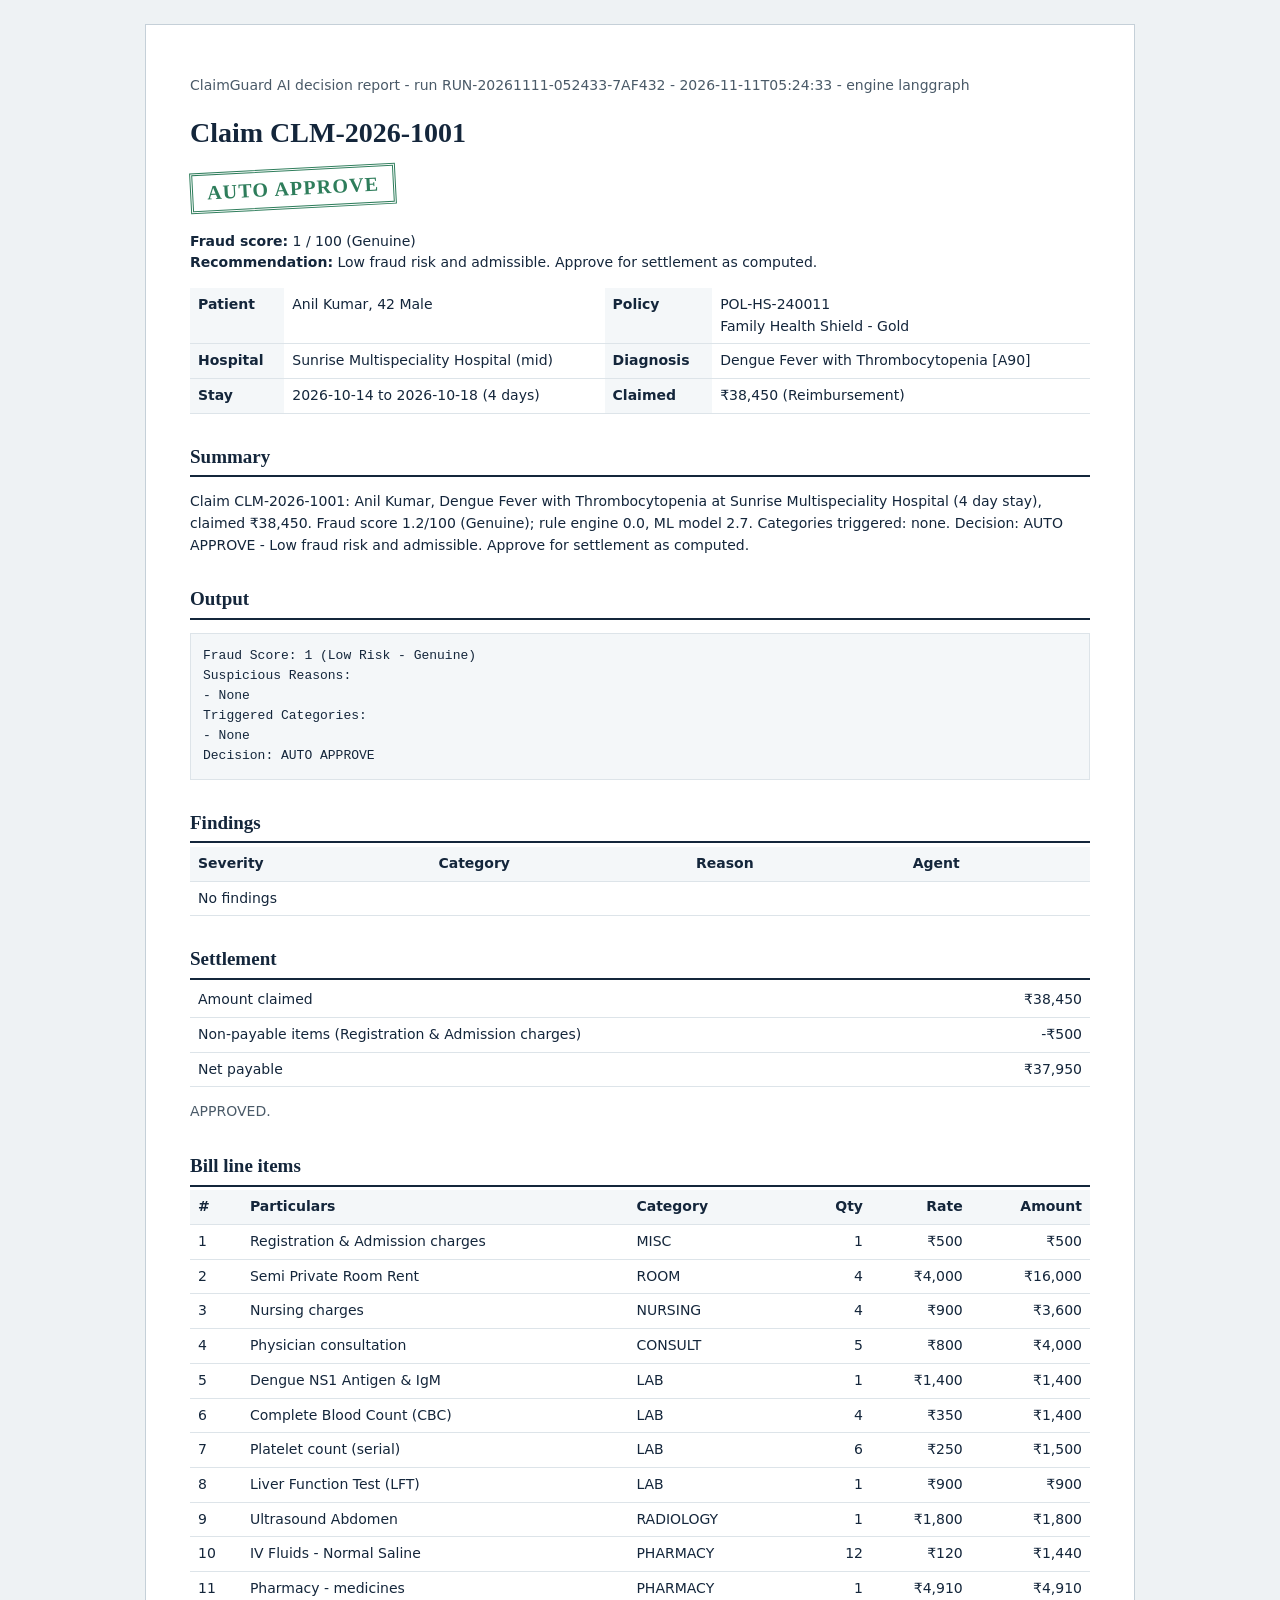
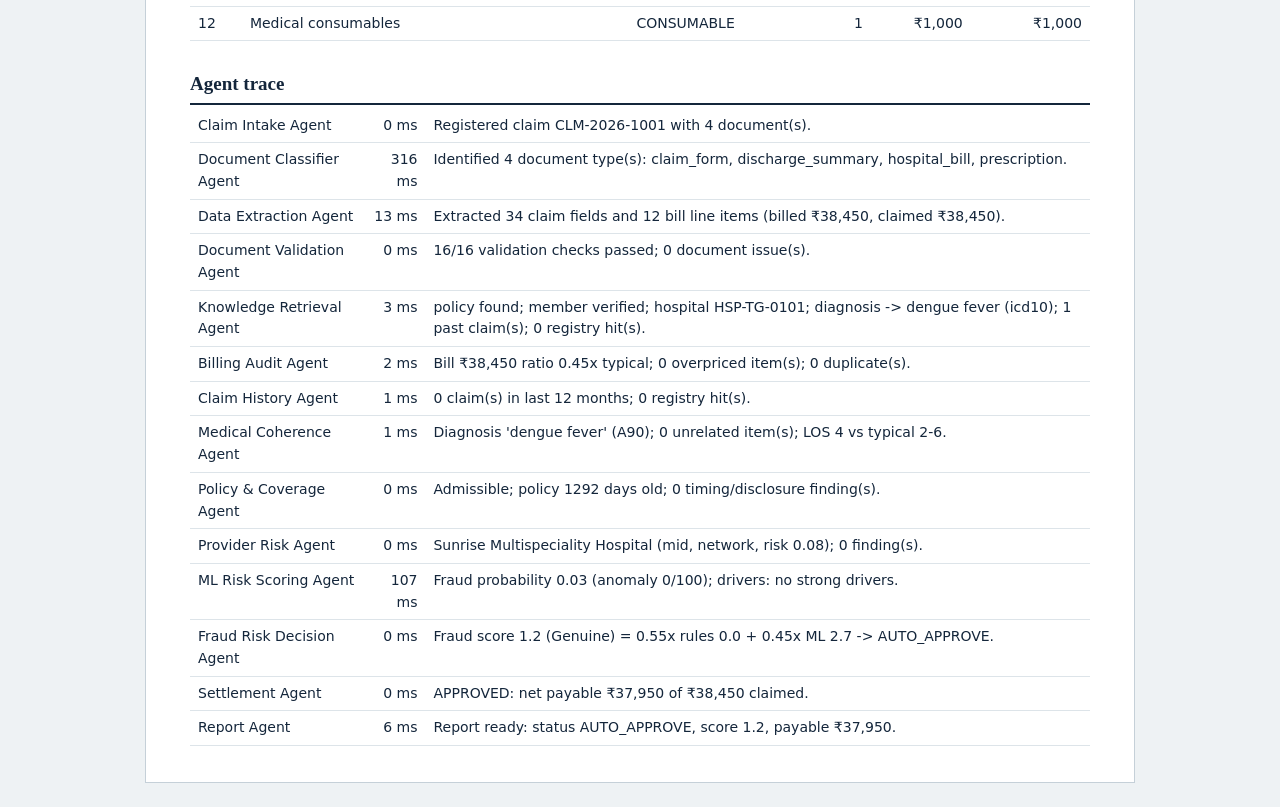
<file: outputs/CLM-2026-1001/report.html>
<!DOCTYPE html><html lang="en"><head><meta charset="utf-8"><meta name="viewport" content="width=device-width,initial-scale=1">
<title>Claim report CLM-2026-1001</title><style>
body{font:14px/1.55 'Libre Franklin',system-ui,sans-serif;color:#14263B;background:#EEF2F4;margin:0}
.wrap{max-width:900px;margin:24px auto;background:#fff;border:1px solid #C5D0D8;padding:36px 44px}
h1,h2{font-family:'Zilla Slab',Georgia,serif;margin:.2em 0}h1{font-size:28px}h2{font-size:19px;margin-top:28px;border-bottom:2px solid #14263B;padding-bottom:4px}
table{width:100%;border-collapse:collapse;font-variant-numeric:tabular-nums}td,th{padding:6px 8px;border-bottom:1px solid #DDE4E9;text-align:left;vertical-align:top}
th{font-weight:600;background:#F4F7F9}.num{text-align:right}.sev{font-weight:700;font-size:12px}
.CRITICAL{color:#7A1410}.HIGH{color:#B3261E}.MEDIUM{color:#8A5A12}.LOW{color:#4A5A68}
.stamp{display:inline-block;border:3px double currentColor;padding:6px 14px;font:700 20px 'Zilla Slab',serif;letter-spacing:.06em;transform:rotate(-3deg);margin:8px 0}
.LOWb{color:#2E7D5B}.MEDIUMb{color:#B7791F}.HIGHb{color:#B3261E}.NAb{color:#4B3B8F}
pre{background:#F4F7F9;border:1px solid #DDE4E9;padding:12px;white-space:pre-wrap;font-size:13px}
.meta{color:#4A5A68}@media print{body{background:#fff}.wrap{border:0;margin:0}}
</style></head><body><div class="wrap">
<p class="meta">ClaimGuard AI decision report - run RUN-20261111-052433-7AF432 - 2026-11-11T05:24:33 - engine langgraph</p>
<h1>Claim CLM-2026-1001</h1>
<div class="stamp LOWb">AUTO APPROVE</div>
<p><b>Fraud score:</b> 1 / 100 (Genuine)<br><b>Recommendation:</b> Low fraud risk and admissible. Approve for settlement as computed.</p>
<table><tr><th>Patient</th><td>Anil Kumar, 42 Male</td><th>Policy</th><td>POL-HS-240011<br>Family Health Shield - Gold</td></tr>
<tr><th>Hospital</th><td>Sunrise Multispeciality Hospital (mid)</td><th>Diagnosis</th><td>Dengue Fever with Thrombocytopenia [A90]</td></tr>
<tr><th>Stay</th><td>2026-10-14 to 2026-10-18 (4 days)</td><th>Claimed</th><td>₹38,450 (Reimbursement)</td></tr></table>
<h2>Summary</h2><p>Claim CLM-2026-1001: Anil Kumar, Dengue Fever with Thrombocytopenia at Sunrise Multispeciality Hospital (4 day stay), claimed ₹38,450. Fraud score 1.2/100 (Genuine); rule engine 0.0, ML model 2.7. Categories triggered: none. Decision: AUTO APPROVE - Low fraud risk and admissible. Approve for settlement as computed.</p>
<h2>Output</h2><pre>Fraud Score: 1 (Low Risk - Genuine)
Suspicious Reasons:
- None
Triggered Categories:
- None
Decision: AUTO APPROVE</pre>
<h2>Findings</h2><table><tr><th>Severity</th><th>Category</th><th>Reason</th><th>Agent</th></tr><tr><td colspan=4>No findings</td></tr></table>
<h2>Settlement</h2><table><tr><td>Amount claimed</td><td class='num'>₹38,450</td></tr><tr><td>Non-payable items (Registration &amp; Admission charges)</td><td class='num'>-₹500</td></tr><tr><td>Net payable</td><td class='num'>₹37,950</td></tr></table><p class='meta'>APPROVED. </p>
<h2>Bill line items</h2><table><tr><th>#</th><th>Particulars</th><th>Category</th><th class='num'>Qty</th><th class='num'>Rate</th><th class='num'>Amount</th></tr><tr><td>1</td><td>Registration &amp; Admission charges</td><td>MISC</td><td class='num'>1</td><td class='num'>₹500</td><td class='num'>₹500</td></tr><tr><td>2</td><td>Semi Private Room Rent</td><td>ROOM</td><td class='num'>4</td><td class='num'>₹4,000</td><td class='num'>₹16,000</td></tr><tr><td>3</td><td>Nursing charges</td><td>NURSING</td><td class='num'>4</td><td class='num'>₹900</td><td class='num'>₹3,600</td></tr><tr><td>4</td><td>Physician consultation</td><td>CONSULT</td><td class='num'>5</td><td class='num'>₹800</td><td class='num'>₹4,000</td></tr><tr><td>5</td><td>Dengue NS1 Antigen &amp; IgM</td><td>LAB</td><td class='num'>1</td><td class='num'>₹1,400</td><td class='num'>₹1,400</td></tr><tr><td>6</td><td>Complete Blood Count (CBC)</td><td>LAB</td><td class='num'>4</td><td class='num'>₹350</td><td class='num'>₹1,400</td></tr><tr><td>7</td><td>Platelet count (serial)</td><td>LAB</td><td class='num'>6</td><td class='num'>₹250</td><td class='num'>₹1,500</td></tr><tr><td>8</td><td>Liver Function Test (LFT)</td><td>LAB</td><td class='num'>1</td><td class='num'>₹900</td><td class='num'>₹900</td></tr><tr><td>9</td><td>Ultrasound Abdomen</td><td>RADIOLOGY</td><td class='num'>1</td><td class='num'>₹1,800</td><td class='num'>₹1,800</td></tr><tr><td>10</td><td>IV Fluids - Normal Saline</td><td>PHARMACY</td><td class='num'>12</td><td class='num'>₹120</td><td class='num'>₹1,440</td></tr><tr><td>11</td><td>Pharmacy - medicines</td><td>PHARMACY</td><td class='num'>1</td><td class='num'>₹4,910</td><td class='num'>₹4,910</td></tr><tr><td>12</td><td>Medical consumables</td><td>CONSUMABLE</td><td class='num'>1</td><td class='num'>₹1,000</td><td class='num'>₹1,000</td></tr></table>
<h2>Agent trace</h2><table><tr><td>Claim Intake Agent</td><td class='num'>0 ms</td><td>Registered claim CLM-2026-1001 with 4 document(s).</td></tr><tr><td>Document Classifier Agent</td><td class='num'>316 ms</td><td>Identified 4 document type(s): claim_form, discharge_summary, hospital_bill, prescription.</td></tr><tr><td>Data Extraction Agent</td><td class='num'>13 ms</td><td>Extracted 34 claim fields and 12 bill line items (billed ₹38,450, claimed ₹38,450).</td></tr><tr><td>Document Validation Agent</td><td class='num'>0 ms</td><td>16/16 validation checks passed; 0 document issue(s).</td></tr><tr><td>Knowledge Retrieval Agent</td><td class='num'>3 ms</td><td>policy found; member verified; hospital HSP-TG-0101; diagnosis -&gt; dengue fever (icd10); 1 past claim(s); 0 registry hit(s).</td></tr><tr><td>Billing Audit Agent</td><td class='num'>2 ms</td><td>Bill ₹38,450 ratio 0.45x typical; 0 overpriced item(s); 0 duplicate(s).</td></tr><tr><td>Claim History Agent</td><td class='num'>1 ms</td><td>0 claim(s) in last 12 months; 0 registry hit(s).</td></tr><tr><td>Medical Coherence Agent</td><td class='num'>1 ms</td><td>Diagnosis &#x27;dengue fever&#x27; (A90); 0 unrelated item(s); LOS 4 vs typical 2-6.</td></tr><tr><td>Policy &amp; Coverage Agent</td><td class='num'>0 ms</td><td>Admissible; policy 1292 days old; 0 timing/disclosure finding(s).</td></tr><tr><td>Provider Risk Agent</td><td class='num'>0 ms</td><td>Sunrise Multispeciality Hospital (mid, network, risk 0.08); 0 finding(s).</td></tr><tr><td>ML Risk Scoring Agent</td><td class='num'>107 ms</td><td>Fraud probability 0.03 (anomaly 0/100); drivers: no strong drivers.</td></tr><tr><td>Fraud Risk Decision Agent</td><td class='num'>0 ms</td><td>Fraud score 1.2 (Genuine) = 0.55x rules 0.0 + 0.45x ML 2.7 -&gt; AUTO_APPROVE.</td></tr><tr><td>Settlement Agent</td><td class='num'>0 ms</td><td>APPROVED: net payable ₹37,950 of ₹38,450 claimed.</td></tr><tr><td>Report Agent</td><td class='num'>6 ms</td><td>Report ready: status AUTO_APPROVE, score 1.2, payable ₹37,950.</td></tr></table>
</div></body></html>
</file>
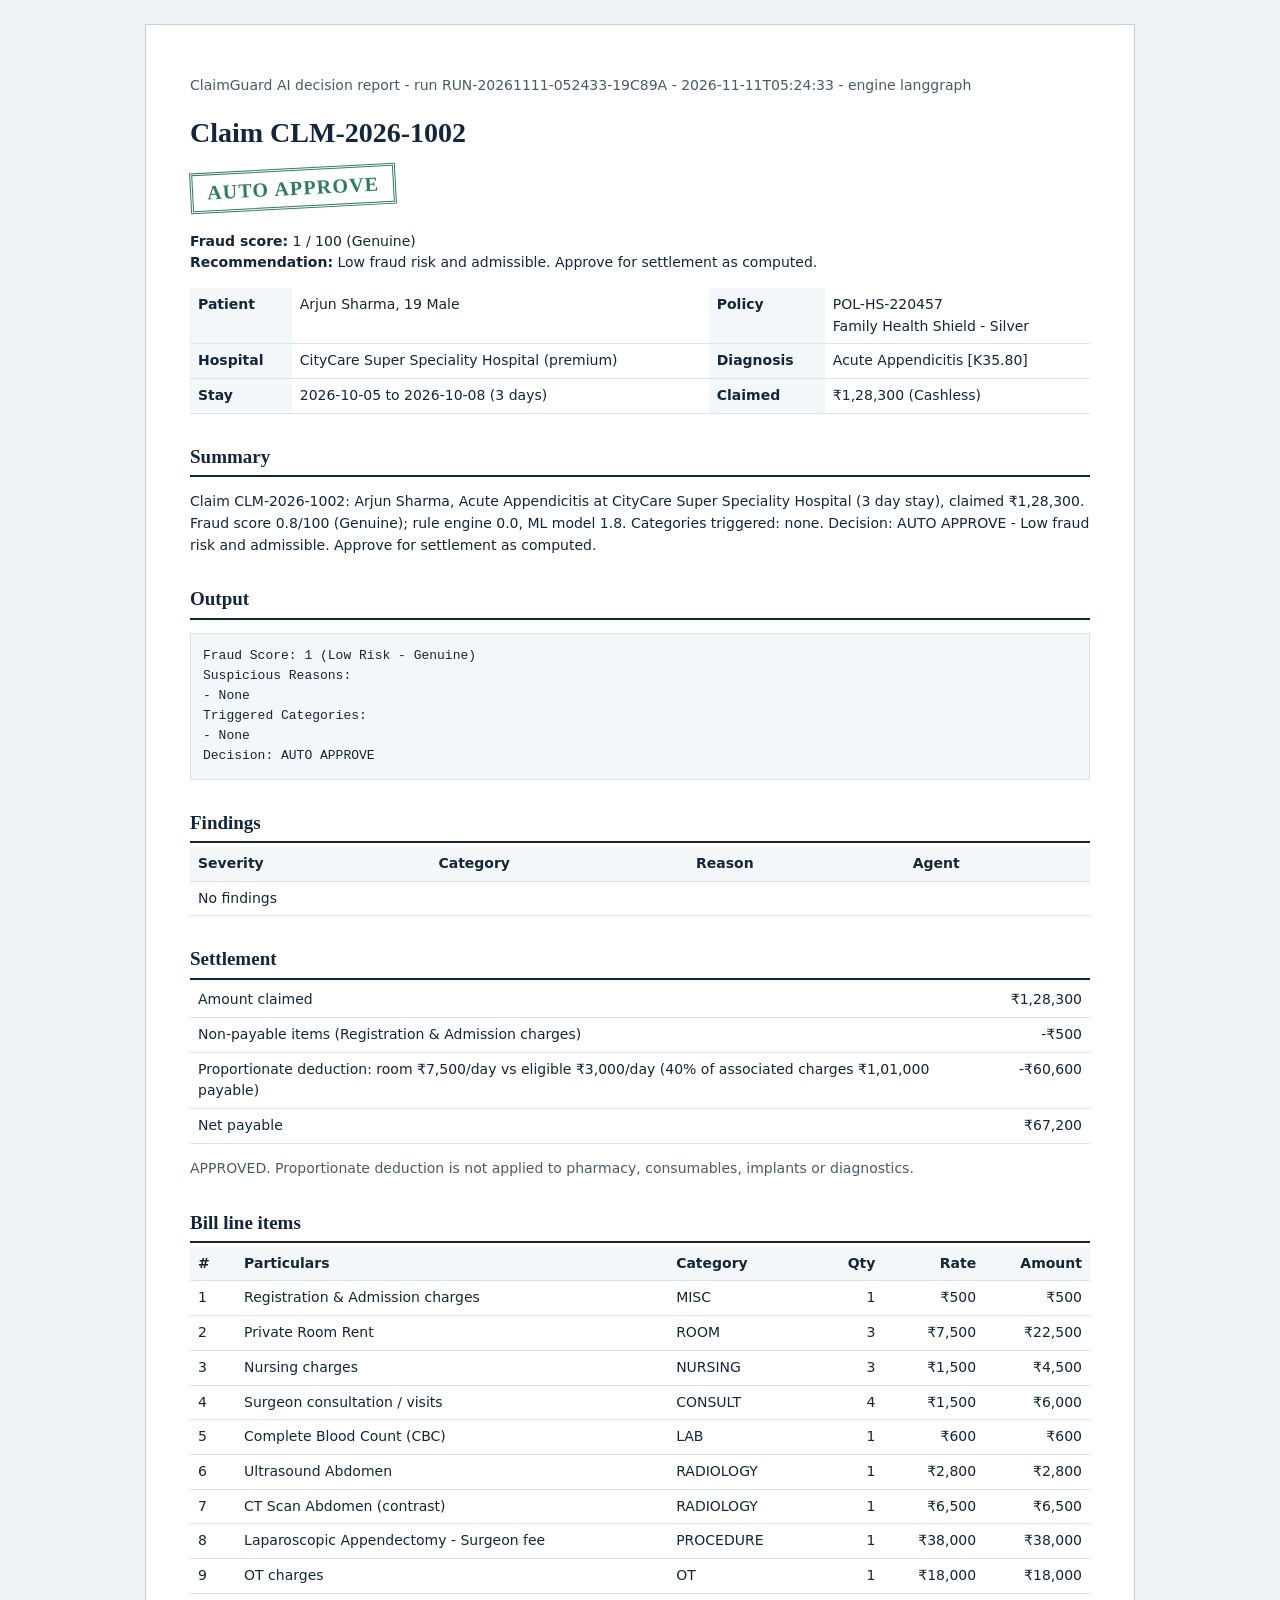
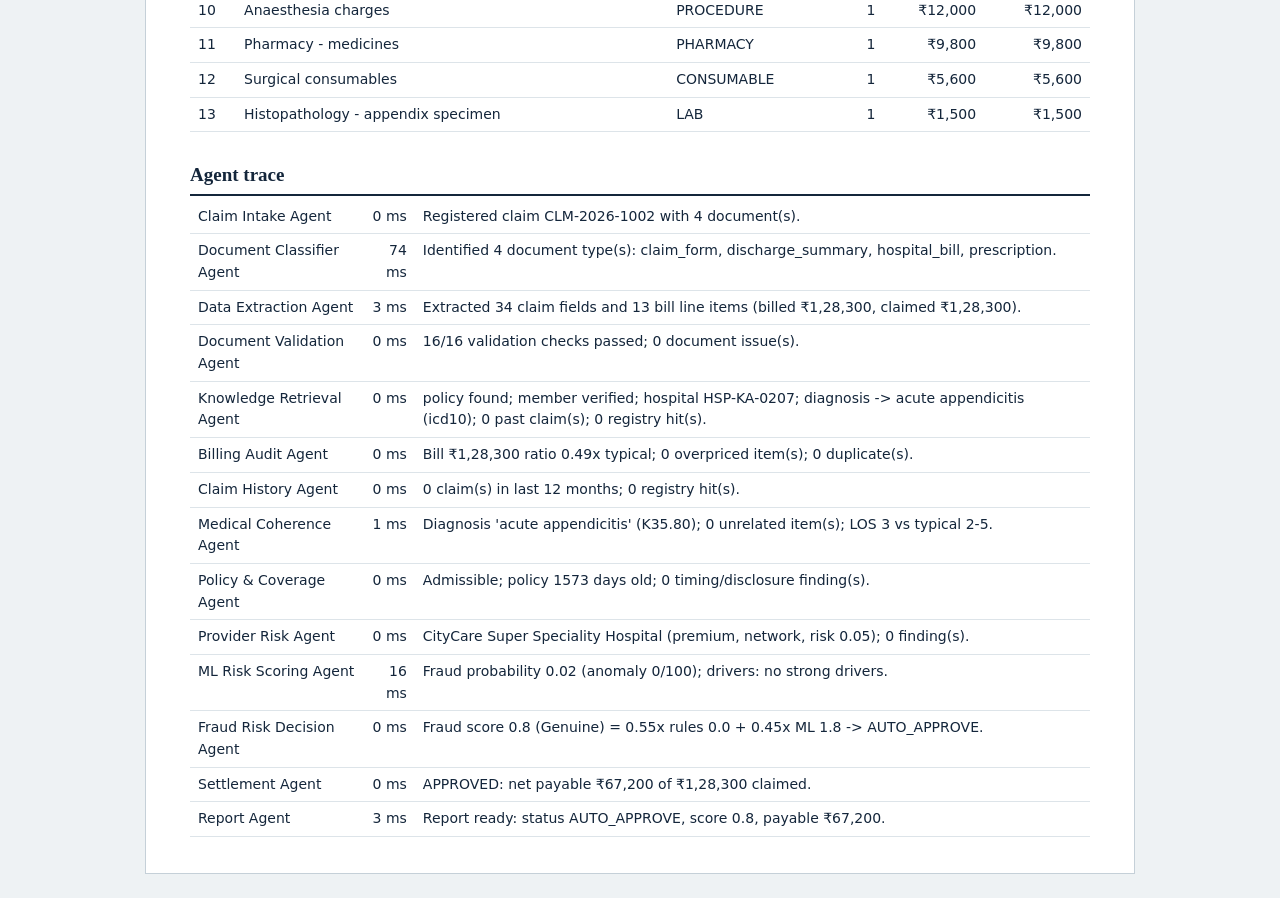
<file: outputs/CLM-2026-1002/report.html>
<!DOCTYPE html><html lang="en"><head><meta charset="utf-8"><meta name="viewport" content="width=device-width,initial-scale=1">
<title>Claim report CLM-2026-1002</title><style>
body{font:14px/1.55 'Libre Franklin',system-ui,sans-serif;color:#14263B;background:#EEF2F4;margin:0}
.wrap{max-width:900px;margin:24px auto;background:#fff;border:1px solid #C5D0D8;padding:36px 44px}
h1,h2{font-family:'Zilla Slab',Georgia,serif;margin:.2em 0}h1{font-size:28px}h2{font-size:19px;margin-top:28px;border-bottom:2px solid #14263B;padding-bottom:4px}
table{width:100%;border-collapse:collapse;font-variant-numeric:tabular-nums}td,th{padding:6px 8px;border-bottom:1px solid #DDE4E9;text-align:left;vertical-align:top}
th{font-weight:600;background:#F4F7F9}.num{text-align:right}.sev{font-weight:700;font-size:12px}
.CRITICAL{color:#7A1410}.HIGH{color:#B3261E}.MEDIUM{color:#8A5A12}.LOW{color:#4A5A68}
.stamp{display:inline-block;border:3px double currentColor;padding:6px 14px;font:700 20px 'Zilla Slab',serif;letter-spacing:.06em;transform:rotate(-3deg);margin:8px 0}
.LOWb{color:#2E7D5B}.MEDIUMb{color:#B7791F}.HIGHb{color:#B3261E}.NAb{color:#4B3B8F}
pre{background:#F4F7F9;border:1px solid #DDE4E9;padding:12px;white-space:pre-wrap;font-size:13px}
.meta{color:#4A5A68}@media print{body{background:#fff}.wrap{border:0;margin:0}}
</style></head><body><div class="wrap">
<p class="meta">ClaimGuard AI decision report - run RUN-20261111-052433-19C89A - 2026-11-11T05:24:33 - engine langgraph</p>
<h1>Claim CLM-2026-1002</h1>
<div class="stamp LOWb">AUTO APPROVE</div>
<p><b>Fraud score:</b> 1 / 100 (Genuine)<br><b>Recommendation:</b> Low fraud risk and admissible. Approve for settlement as computed.</p>
<table><tr><th>Patient</th><td>Arjun Sharma, 19 Male</td><th>Policy</th><td>POL-HS-220457<br>Family Health Shield - Silver</td></tr>
<tr><th>Hospital</th><td>CityCare Super Speciality Hospital (premium)</td><th>Diagnosis</th><td>Acute Appendicitis [K35.80]</td></tr>
<tr><th>Stay</th><td>2026-10-05 to 2026-10-08 (3 days)</td><th>Claimed</th><td>₹1,28,300 (Cashless)</td></tr></table>
<h2>Summary</h2><p>Claim CLM-2026-1002: Arjun Sharma, Acute Appendicitis at CityCare Super Speciality Hospital (3 day stay), claimed ₹1,28,300. Fraud score 0.8/100 (Genuine); rule engine 0.0, ML model 1.8. Categories triggered: none. Decision: AUTO APPROVE - Low fraud risk and admissible. Approve for settlement as computed.</p>
<h2>Output</h2><pre>Fraud Score: 1 (Low Risk - Genuine)
Suspicious Reasons:
- None
Triggered Categories:
- None
Decision: AUTO APPROVE</pre>
<h2>Findings</h2><table><tr><th>Severity</th><th>Category</th><th>Reason</th><th>Agent</th></tr><tr><td colspan=4>No findings</td></tr></table>
<h2>Settlement</h2><table><tr><td>Amount claimed</td><td class='num'>₹1,28,300</td></tr><tr><td>Non-payable items (Registration &amp; Admission charges)</td><td class='num'>-₹500</td></tr><tr><td>Proportionate deduction: room ₹7,500/day vs eligible ₹3,000/day (40% of associated charges ₹1,01,000 payable)</td><td class='num'>-₹60,600</td></tr><tr><td>Net payable</td><td class='num'>₹67,200</td></tr></table><p class='meta'>APPROVED. Proportionate deduction is not applied to pharmacy, consumables, implants or diagnostics.</p>
<h2>Bill line items</h2><table><tr><th>#</th><th>Particulars</th><th>Category</th><th class='num'>Qty</th><th class='num'>Rate</th><th class='num'>Amount</th></tr><tr><td>1</td><td>Registration &amp; Admission charges</td><td>MISC</td><td class='num'>1</td><td class='num'>₹500</td><td class='num'>₹500</td></tr><tr><td>2</td><td>Private Room Rent</td><td>ROOM</td><td class='num'>3</td><td class='num'>₹7,500</td><td class='num'>₹22,500</td></tr><tr><td>3</td><td>Nursing charges</td><td>NURSING</td><td class='num'>3</td><td class='num'>₹1,500</td><td class='num'>₹4,500</td></tr><tr><td>4</td><td>Surgeon consultation / visits</td><td>CONSULT</td><td class='num'>4</td><td class='num'>₹1,500</td><td class='num'>₹6,000</td></tr><tr><td>5</td><td>Complete Blood Count (CBC)</td><td>LAB</td><td class='num'>1</td><td class='num'>₹600</td><td class='num'>₹600</td></tr><tr><td>6</td><td>Ultrasound Abdomen</td><td>RADIOLOGY</td><td class='num'>1</td><td class='num'>₹2,800</td><td class='num'>₹2,800</td></tr><tr><td>7</td><td>CT Scan Abdomen (contrast)</td><td>RADIOLOGY</td><td class='num'>1</td><td class='num'>₹6,500</td><td class='num'>₹6,500</td></tr><tr><td>8</td><td>Laparoscopic Appendectomy - Surgeon fee</td><td>PROCEDURE</td><td class='num'>1</td><td class='num'>₹38,000</td><td class='num'>₹38,000</td></tr><tr><td>9</td><td>OT charges</td><td>OT</td><td class='num'>1</td><td class='num'>₹18,000</td><td class='num'>₹18,000</td></tr><tr><td>10</td><td>Anaesthesia charges</td><td>PROCEDURE</td><td class='num'>1</td><td class='num'>₹12,000</td><td class='num'>₹12,000</td></tr><tr><td>11</td><td>Pharmacy - medicines</td><td>PHARMACY</td><td class='num'>1</td><td class='num'>₹9,800</td><td class='num'>₹9,800</td></tr><tr><td>12</td><td>Surgical consumables</td><td>CONSUMABLE</td><td class='num'>1</td><td class='num'>₹5,600</td><td class='num'>₹5,600</td></tr><tr><td>13</td><td>Histopathology - appendix specimen</td><td>LAB</td><td class='num'>1</td><td class='num'>₹1,500</td><td class='num'>₹1,500</td></tr></table>
<h2>Agent trace</h2><table><tr><td>Claim Intake Agent</td><td class='num'>0 ms</td><td>Registered claim CLM-2026-1002 with 4 document(s).</td></tr><tr><td>Document Classifier Agent</td><td class='num'>74 ms</td><td>Identified 4 document type(s): claim_form, discharge_summary, hospital_bill, prescription.</td></tr><tr><td>Data Extraction Agent</td><td class='num'>3 ms</td><td>Extracted 34 claim fields and 13 bill line items (billed ₹1,28,300, claimed ₹1,28,300).</td></tr><tr><td>Document Validation Agent</td><td class='num'>0 ms</td><td>16/16 validation checks passed; 0 document issue(s).</td></tr><tr><td>Knowledge Retrieval Agent</td><td class='num'>0 ms</td><td>policy found; member verified; hospital HSP-KA-0207; diagnosis -&gt; acute appendicitis (icd10); 0 past claim(s); 0 registry hit(s).</td></tr><tr><td>Billing Audit Agent</td><td class='num'>0 ms</td><td>Bill ₹1,28,300 ratio 0.49x typical; 0 overpriced item(s); 0 duplicate(s).</td></tr><tr><td>Claim History Agent</td><td class='num'>0 ms</td><td>0 claim(s) in last 12 months; 0 registry hit(s).</td></tr><tr><td>Medical Coherence Agent</td><td class='num'>1 ms</td><td>Diagnosis &#x27;acute appendicitis&#x27; (K35.80); 0 unrelated item(s); LOS 3 vs typical 2-5.</td></tr><tr><td>Policy &amp; Coverage Agent</td><td class='num'>0 ms</td><td>Admissible; policy 1573 days old; 0 timing/disclosure finding(s).</td></tr><tr><td>Provider Risk Agent</td><td class='num'>0 ms</td><td>CityCare Super Speciality Hospital (premium, network, risk 0.05); 0 finding(s).</td></tr><tr><td>ML Risk Scoring Agent</td><td class='num'>16 ms</td><td>Fraud probability 0.02 (anomaly 0/100); drivers: no strong drivers.</td></tr><tr><td>Fraud Risk Decision Agent</td><td class='num'>0 ms</td><td>Fraud score 0.8 (Genuine) = 0.55x rules 0.0 + 0.45x ML 1.8 -&gt; AUTO_APPROVE.</td></tr><tr><td>Settlement Agent</td><td class='num'>0 ms</td><td>APPROVED: net payable ₹67,200 of ₹1,28,300 claimed.</td></tr><tr><td>Report Agent</td><td class='num'>3 ms</td><td>Report ready: status AUTO_APPROVE, score 0.8, payable ₹67,200.</td></tr></table>
</div></body></html>
</file>
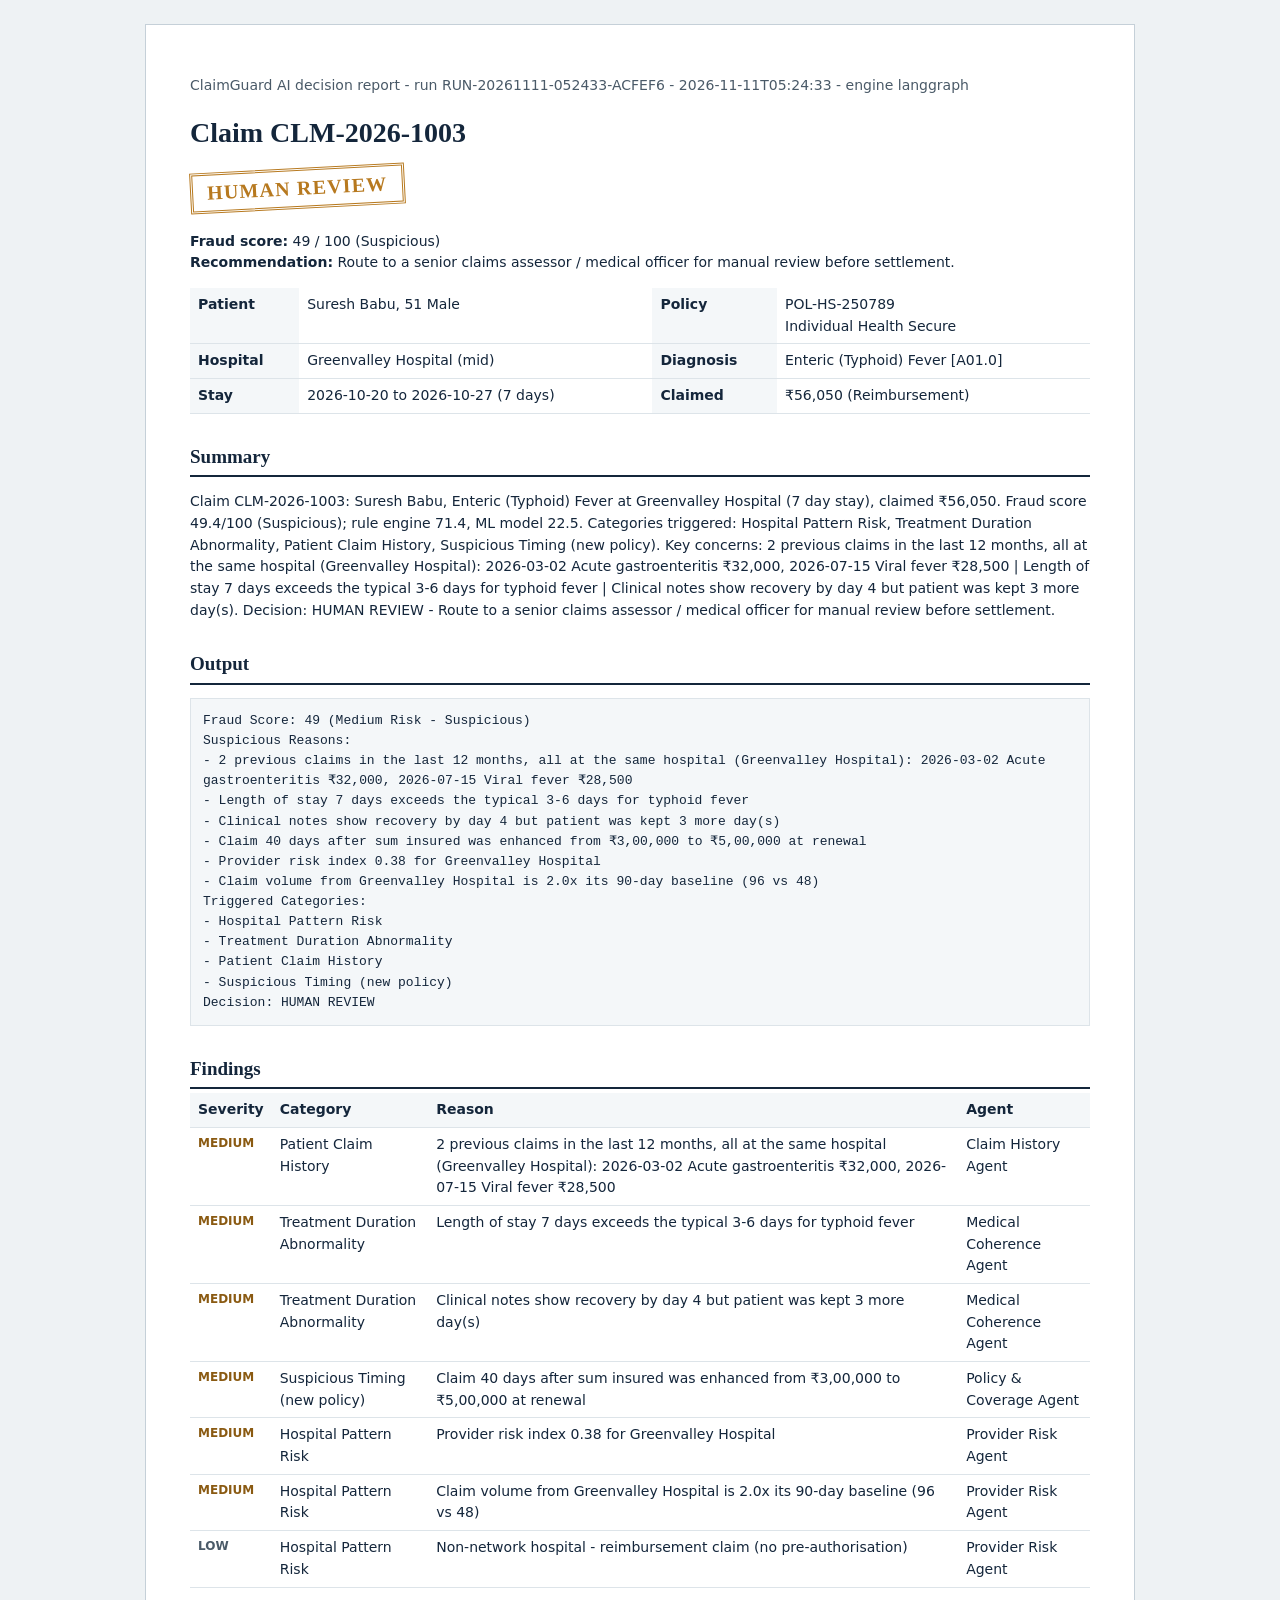
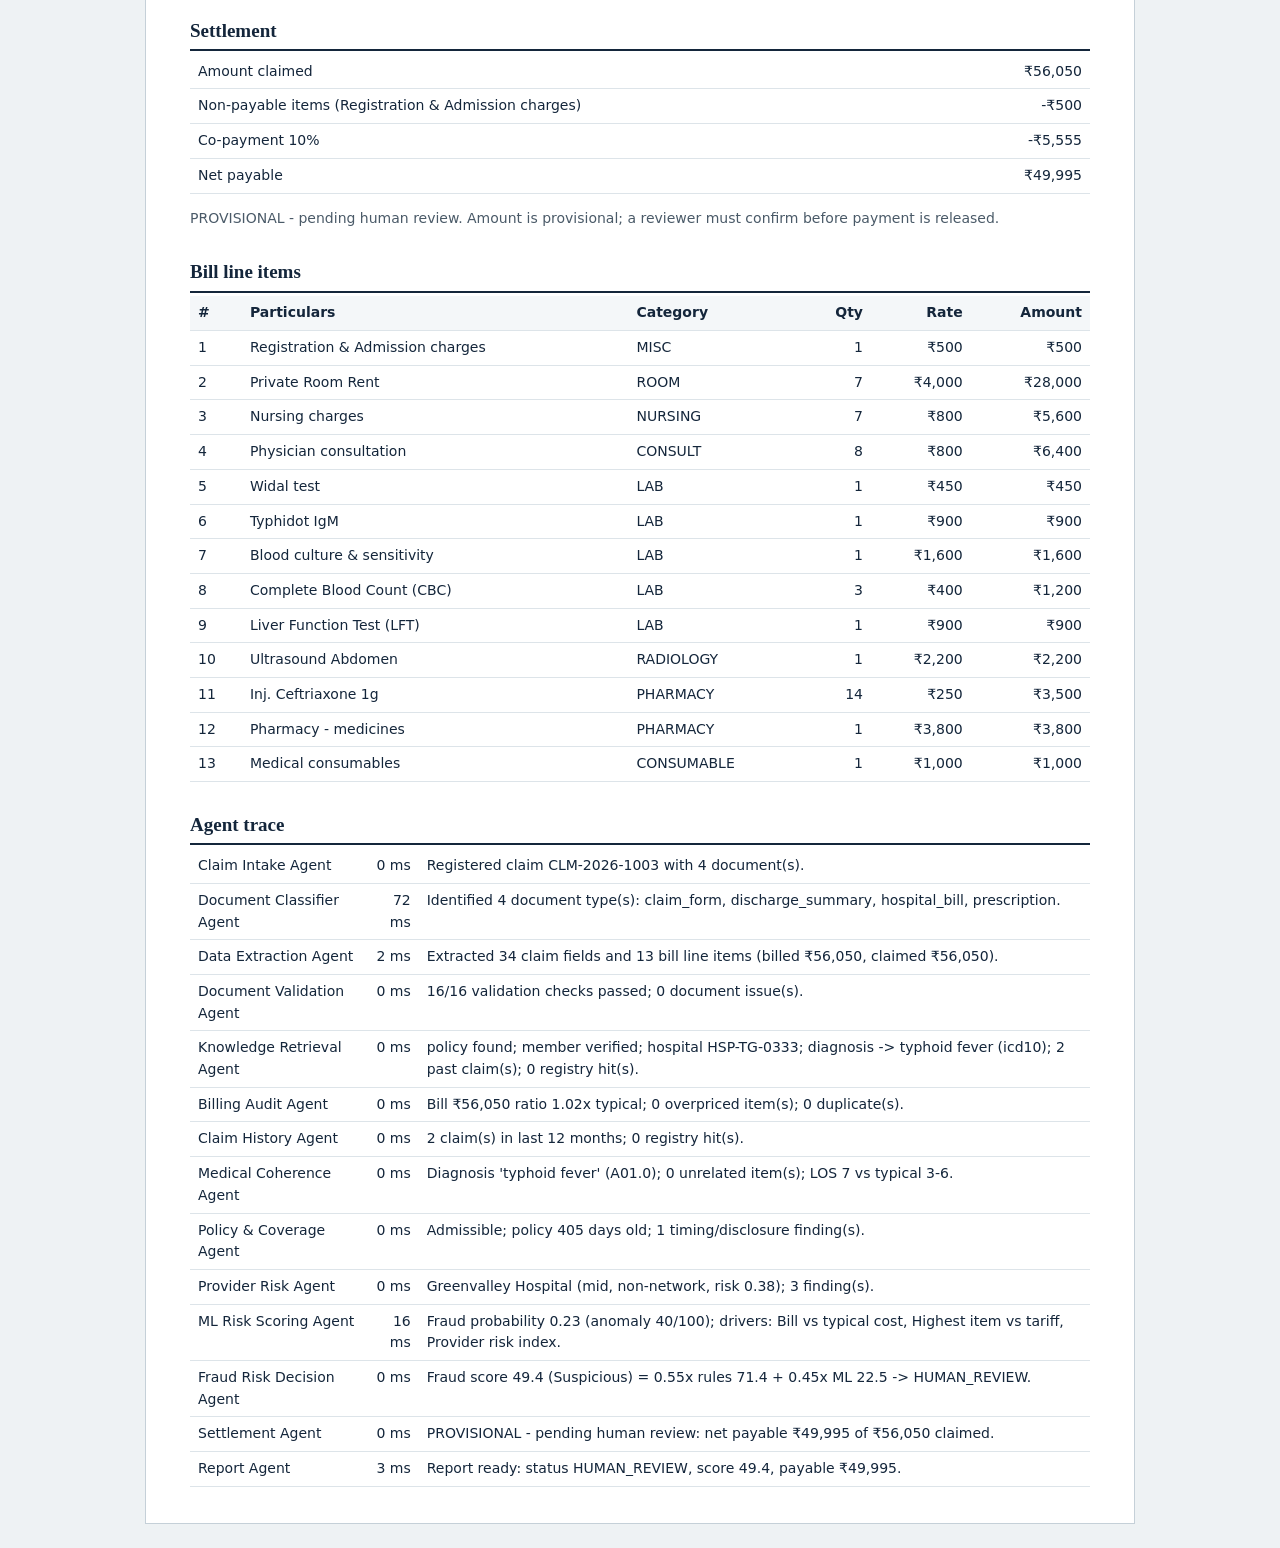
<file: outputs/CLM-2026-1003/report.html>
<!DOCTYPE html><html lang="en"><head><meta charset="utf-8"><meta name="viewport" content="width=device-width,initial-scale=1">
<title>Claim report CLM-2026-1003</title><style>
body{font:14px/1.55 'Libre Franklin',system-ui,sans-serif;color:#14263B;background:#EEF2F4;margin:0}
.wrap{max-width:900px;margin:24px auto;background:#fff;border:1px solid #C5D0D8;padding:36px 44px}
h1,h2{font-family:'Zilla Slab',Georgia,serif;margin:.2em 0}h1{font-size:28px}h2{font-size:19px;margin-top:28px;border-bottom:2px solid #14263B;padding-bottom:4px}
table{width:100%;border-collapse:collapse;font-variant-numeric:tabular-nums}td,th{padding:6px 8px;border-bottom:1px solid #DDE4E9;text-align:left;vertical-align:top}
th{font-weight:600;background:#F4F7F9}.num{text-align:right}.sev{font-weight:700;font-size:12px}
.CRITICAL{color:#7A1410}.HIGH{color:#B3261E}.MEDIUM{color:#8A5A12}.LOW{color:#4A5A68}
.stamp{display:inline-block;border:3px double currentColor;padding:6px 14px;font:700 20px 'Zilla Slab',serif;letter-spacing:.06em;transform:rotate(-3deg);margin:8px 0}
.LOWb{color:#2E7D5B}.MEDIUMb{color:#B7791F}.HIGHb{color:#B3261E}.NAb{color:#4B3B8F}
pre{background:#F4F7F9;border:1px solid #DDE4E9;padding:12px;white-space:pre-wrap;font-size:13px}
.meta{color:#4A5A68}@media print{body{background:#fff}.wrap{border:0;margin:0}}
</style></head><body><div class="wrap">
<p class="meta">ClaimGuard AI decision report - run RUN-20261111-052433-ACFEF6 - 2026-11-11T05:24:33 - engine langgraph</p>
<h1>Claim CLM-2026-1003</h1>
<div class="stamp MEDIUMb">HUMAN REVIEW</div>
<p><b>Fraud score:</b> 49 / 100 (Suspicious)<br><b>Recommendation:</b> Route to a senior claims assessor / medical officer for manual review before settlement.</p>
<table><tr><th>Patient</th><td>Suresh Babu, 51 Male</td><th>Policy</th><td>POL-HS-250789<br>Individual Health Secure</td></tr>
<tr><th>Hospital</th><td>Greenvalley Hospital (mid)</td><th>Diagnosis</th><td>Enteric (Typhoid) Fever [A01.0]</td></tr>
<tr><th>Stay</th><td>2026-10-20 to 2026-10-27 (7 days)</td><th>Claimed</th><td>₹56,050 (Reimbursement)</td></tr></table>
<h2>Summary</h2><p>Claim CLM-2026-1003: Suresh Babu, Enteric (Typhoid) Fever at Greenvalley Hospital (7 day stay), claimed ₹56,050. Fraud score 49.4/100 (Suspicious); rule engine 71.4, ML model 22.5. Categories triggered: Hospital Pattern Risk, Treatment Duration Abnormality, Patient Claim History, Suspicious Timing (new policy). Key concerns: 2 previous claims in the last 12 months, all at the same hospital (Greenvalley Hospital): 2026-03-02 Acute gastroenteritis ₹32,000, 2026-07-15 Viral fever ₹28,500 | Length of stay 7 days exceeds the typical 3-6 days for typhoid fever | Clinical notes show recovery by day 4 but patient was kept 3 more day(s). Decision: HUMAN REVIEW - Route to a senior claims assessor / medical officer for manual review before settlement.</p>
<h2>Output</h2><pre>Fraud Score: 49 (Medium Risk - Suspicious)
Suspicious Reasons:
- 2 previous claims in the last 12 months, all at the same hospital (Greenvalley Hospital): 2026-03-02 Acute gastroenteritis ₹32,000, 2026-07-15 Viral fever ₹28,500
- Length of stay 7 days exceeds the typical 3-6 days for typhoid fever
- Clinical notes show recovery by day 4 but patient was kept 3 more day(s)
- Claim 40 days after sum insured was enhanced from ₹3,00,000 to ₹5,00,000 at renewal
- Provider risk index 0.38 for Greenvalley Hospital
- Claim volume from Greenvalley Hospital is 2.0x its 90-day baseline (96 vs 48)
Triggered Categories:
- Hospital Pattern Risk
- Treatment Duration Abnormality
- Patient Claim History
- Suspicious Timing (new policy)
Decision: HUMAN REVIEW</pre>
<h2>Findings</h2><table><tr><th>Severity</th><th>Category</th><th>Reason</th><th>Agent</th></tr><tr><td class='sev MEDIUM'>MEDIUM</td><td>Patient Claim History</td><td>2 previous claims in the last 12 months, all at the same hospital (Greenvalley Hospital): 2026-03-02 Acute gastroenteritis ₹32,000, 2026-07-15 Viral fever ₹28,500</td><td>Claim History Agent</td></tr><tr><td class='sev MEDIUM'>MEDIUM</td><td>Treatment Duration Abnormality</td><td>Length of stay 7 days exceeds the typical 3-6 days for typhoid fever</td><td>Medical Coherence Agent</td></tr><tr><td class='sev MEDIUM'>MEDIUM</td><td>Treatment Duration Abnormality</td><td>Clinical notes show recovery by day 4 but patient was kept 3 more day(s)</td><td>Medical Coherence Agent</td></tr><tr><td class='sev MEDIUM'>MEDIUM</td><td>Suspicious Timing (new policy)</td><td>Claim 40 days after sum insured was enhanced from ₹3,00,000 to ₹5,00,000 at renewal</td><td>Policy &amp; Coverage Agent</td></tr><tr><td class='sev MEDIUM'>MEDIUM</td><td>Hospital Pattern Risk</td><td>Provider risk index 0.38 for Greenvalley Hospital</td><td>Provider Risk Agent</td></tr><tr><td class='sev MEDIUM'>MEDIUM</td><td>Hospital Pattern Risk</td><td>Claim volume from Greenvalley Hospital is 2.0x its 90-day baseline (96 vs 48)</td><td>Provider Risk Agent</td></tr><tr><td class='sev LOW'>LOW</td><td>Hospital Pattern Risk</td><td>Non-network hospital - reimbursement claim (no pre-authorisation)</td><td>Provider Risk Agent</td></tr></table>
<h2>Settlement</h2><table><tr><td>Amount claimed</td><td class='num'>₹56,050</td></tr><tr><td>Non-payable items (Registration &amp; Admission charges)</td><td class='num'>-₹500</td></tr><tr><td>Co-payment 10%</td><td class='num'>-₹5,555</td></tr><tr><td>Net payable</td><td class='num'>₹49,995</td></tr></table><p class='meta'>PROVISIONAL - pending human review. Amount is provisional; a reviewer must confirm before payment is released.</p>
<h2>Bill line items</h2><table><tr><th>#</th><th>Particulars</th><th>Category</th><th class='num'>Qty</th><th class='num'>Rate</th><th class='num'>Amount</th></tr><tr><td>1</td><td>Registration &amp; Admission charges</td><td>MISC</td><td class='num'>1</td><td class='num'>₹500</td><td class='num'>₹500</td></tr><tr><td>2</td><td>Private Room Rent</td><td>ROOM</td><td class='num'>7</td><td class='num'>₹4,000</td><td class='num'>₹28,000</td></tr><tr><td>3</td><td>Nursing charges</td><td>NURSING</td><td class='num'>7</td><td class='num'>₹800</td><td class='num'>₹5,600</td></tr><tr><td>4</td><td>Physician consultation</td><td>CONSULT</td><td class='num'>8</td><td class='num'>₹800</td><td class='num'>₹6,400</td></tr><tr><td>5</td><td>Widal test</td><td>LAB</td><td class='num'>1</td><td class='num'>₹450</td><td class='num'>₹450</td></tr><tr><td>6</td><td>Typhidot IgM</td><td>LAB</td><td class='num'>1</td><td class='num'>₹900</td><td class='num'>₹900</td></tr><tr><td>7</td><td>Blood culture &amp; sensitivity</td><td>LAB</td><td class='num'>1</td><td class='num'>₹1,600</td><td class='num'>₹1,600</td></tr><tr><td>8</td><td>Complete Blood Count (CBC)</td><td>LAB</td><td class='num'>3</td><td class='num'>₹400</td><td class='num'>₹1,200</td></tr><tr><td>9</td><td>Liver Function Test (LFT)</td><td>LAB</td><td class='num'>1</td><td class='num'>₹900</td><td class='num'>₹900</td></tr><tr><td>10</td><td>Ultrasound Abdomen</td><td>RADIOLOGY</td><td class='num'>1</td><td class='num'>₹2,200</td><td class='num'>₹2,200</td></tr><tr><td>11</td><td>Inj. Ceftriaxone 1g</td><td>PHARMACY</td><td class='num'>14</td><td class='num'>₹250</td><td class='num'>₹3,500</td></tr><tr><td>12</td><td>Pharmacy - medicines</td><td>PHARMACY</td><td class='num'>1</td><td class='num'>₹3,800</td><td class='num'>₹3,800</td></tr><tr><td>13</td><td>Medical consumables</td><td>CONSUMABLE</td><td class='num'>1</td><td class='num'>₹1,000</td><td class='num'>₹1,000</td></tr></table>
<h2>Agent trace</h2><table><tr><td>Claim Intake Agent</td><td class='num'>0 ms</td><td>Registered claim CLM-2026-1003 with 4 document(s).</td></tr><tr><td>Document Classifier Agent</td><td class='num'>72 ms</td><td>Identified 4 document type(s): claim_form, discharge_summary, hospital_bill, prescription.</td></tr><tr><td>Data Extraction Agent</td><td class='num'>2 ms</td><td>Extracted 34 claim fields and 13 bill line items (billed ₹56,050, claimed ₹56,050).</td></tr><tr><td>Document Validation Agent</td><td class='num'>0 ms</td><td>16/16 validation checks passed; 0 document issue(s).</td></tr><tr><td>Knowledge Retrieval Agent</td><td class='num'>0 ms</td><td>policy found; member verified; hospital HSP-TG-0333; diagnosis -&gt; typhoid fever (icd10); 2 past claim(s); 0 registry hit(s).</td></tr><tr><td>Billing Audit Agent</td><td class='num'>0 ms</td><td>Bill ₹56,050 ratio 1.02x typical; 0 overpriced item(s); 0 duplicate(s).</td></tr><tr><td>Claim History Agent</td><td class='num'>0 ms</td><td>2 claim(s) in last 12 months; 0 registry hit(s).</td></tr><tr><td>Medical Coherence Agent</td><td class='num'>0 ms</td><td>Diagnosis &#x27;typhoid fever&#x27; (A01.0); 0 unrelated item(s); LOS 7 vs typical 3-6.</td></tr><tr><td>Policy &amp; Coverage Agent</td><td class='num'>0 ms</td><td>Admissible; policy 405 days old; 1 timing/disclosure finding(s).</td></tr><tr><td>Provider Risk Agent</td><td class='num'>0 ms</td><td>Greenvalley Hospital (mid, non-network, risk 0.38); 3 finding(s).</td></tr><tr><td>ML Risk Scoring Agent</td><td class='num'>16 ms</td><td>Fraud probability 0.23 (anomaly 40/100); drivers: Bill vs typical cost, Highest item vs tariff, Provider risk index.</td></tr><tr><td>Fraud Risk Decision Agent</td><td class='num'>0 ms</td><td>Fraud score 49.4 (Suspicious) = 0.55x rules 71.4 + 0.45x ML 22.5 -&gt; HUMAN_REVIEW.</td></tr><tr><td>Settlement Agent</td><td class='num'>0 ms</td><td>PROVISIONAL - pending human review: net payable ₹49,995 of ₹56,050 claimed.</td></tr><tr><td>Report Agent</td><td class='num'>3 ms</td><td>Report ready: status HUMAN_REVIEW, score 49.4, payable ₹49,995.</td></tr></table>
</div></body></html>
</file>
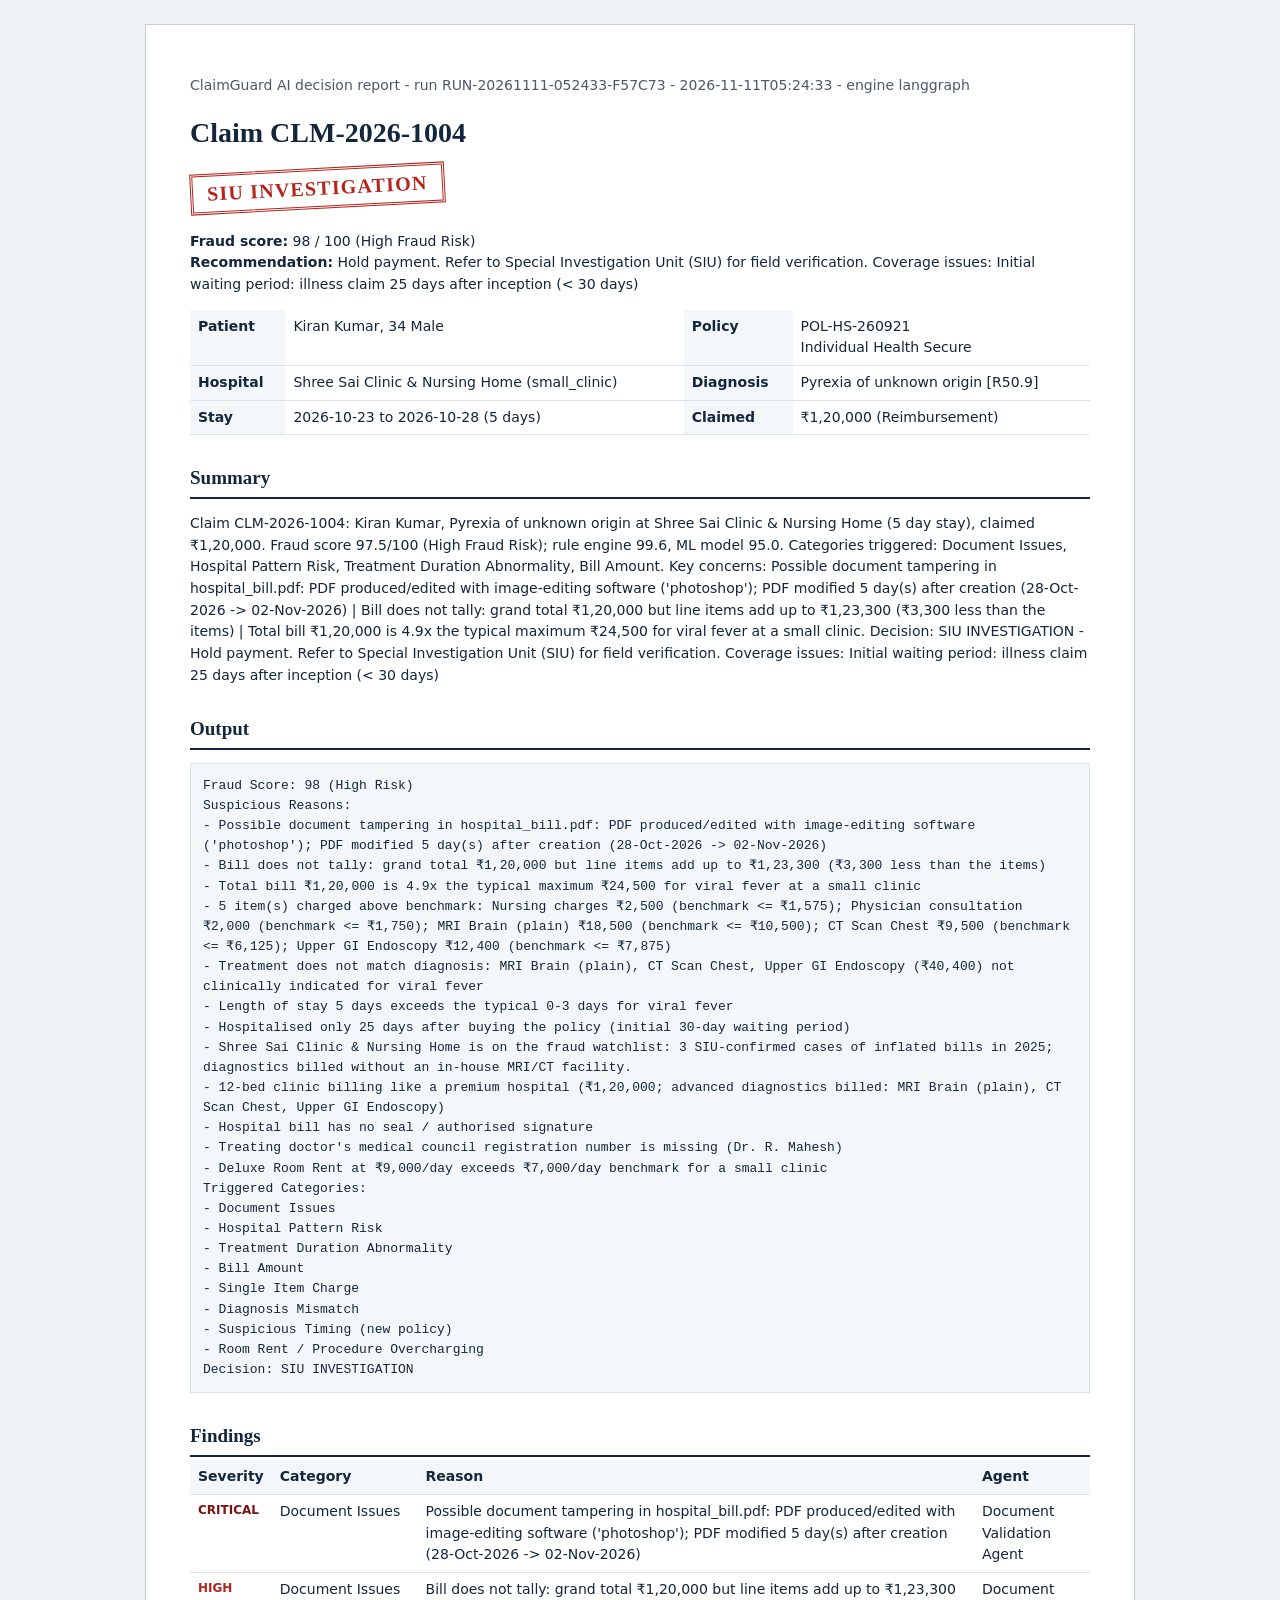
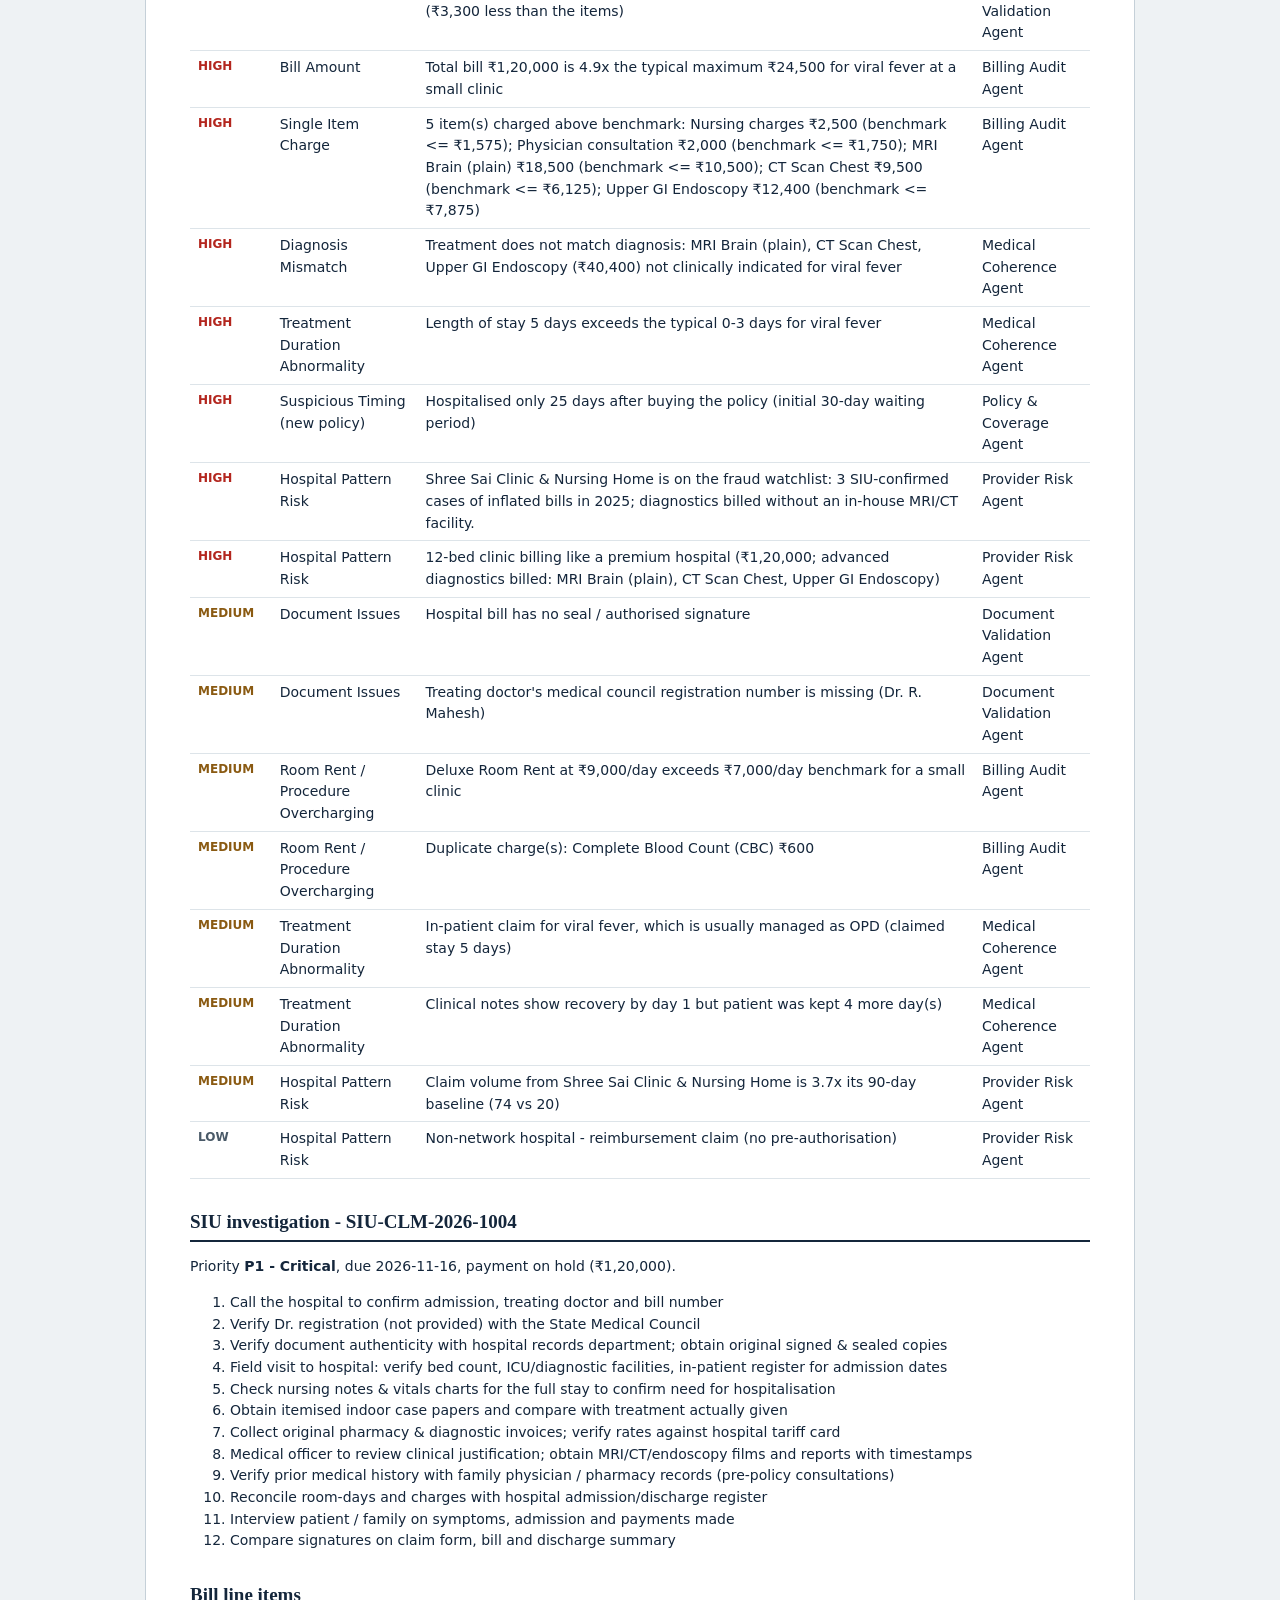
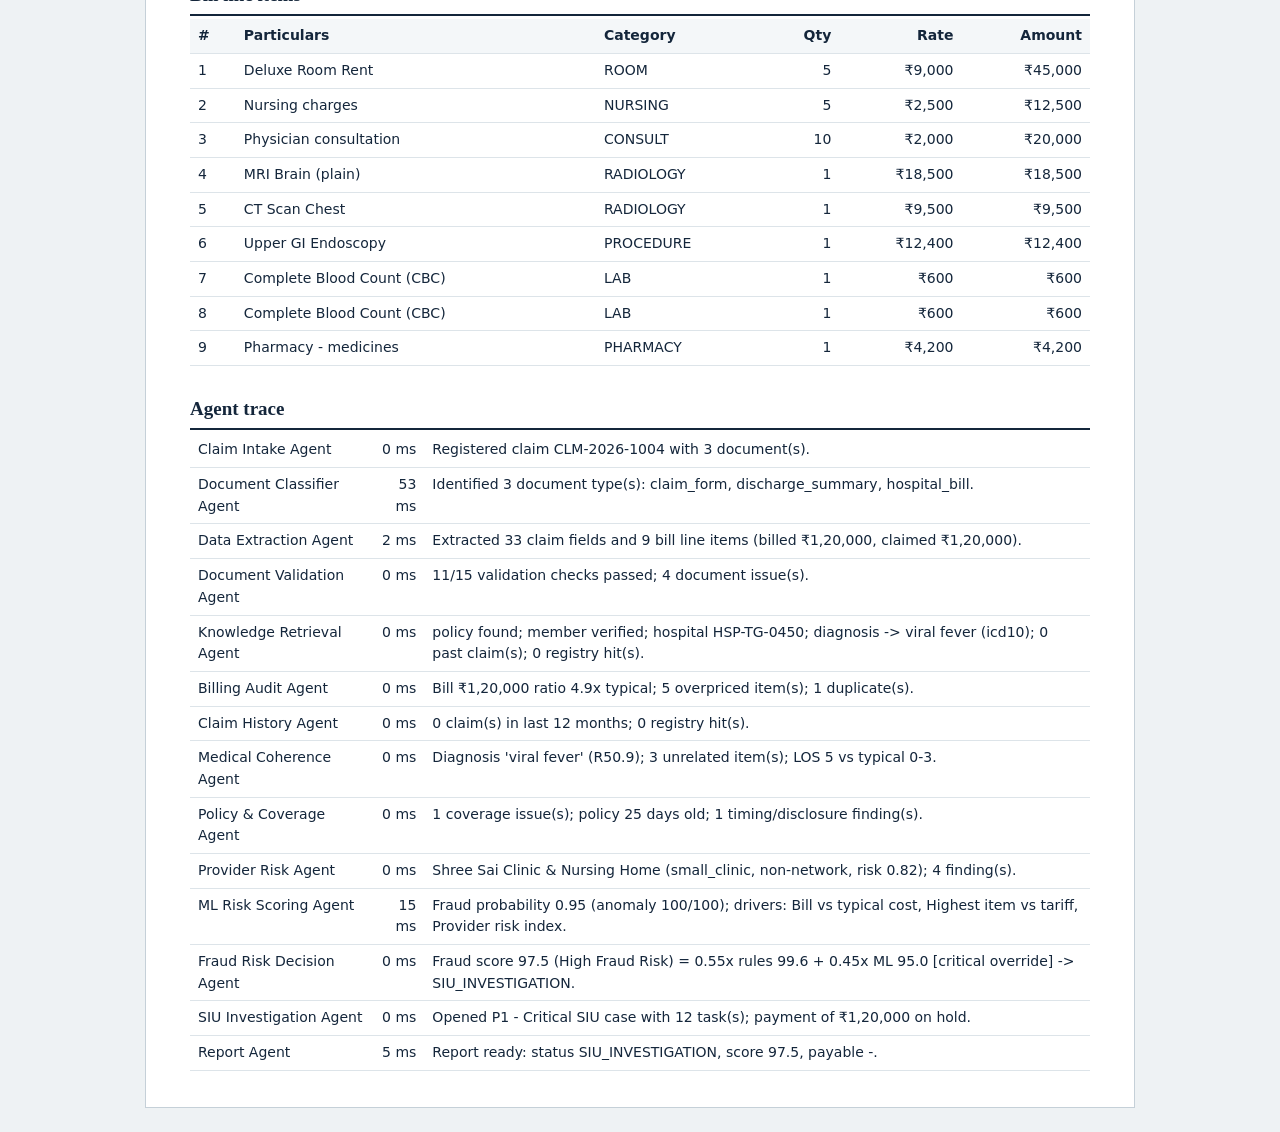
<file: outputs/CLM-2026-1004/report.html>
<!DOCTYPE html><html lang="en"><head><meta charset="utf-8"><meta name="viewport" content="width=device-width,initial-scale=1">
<title>Claim report CLM-2026-1004</title><style>
body{font:14px/1.55 'Libre Franklin',system-ui,sans-serif;color:#14263B;background:#EEF2F4;margin:0}
.wrap{max-width:900px;margin:24px auto;background:#fff;border:1px solid #C5D0D8;padding:36px 44px}
h1,h2{font-family:'Zilla Slab',Georgia,serif;margin:.2em 0}h1{font-size:28px}h2{font-size:19px;margin-top:28px;border-bottom:2px solid #14263B;padding-bottom:4px}
table{width:100%;border-collapse:collapse;font-variant-numeric:tabular-nums}td,th{padding:6px 8px;border-bottom:1px solid #DDE4E9;text-align:left;vertical-align:top}
th{font-weight:600;background:#F4F7F9}.num{text-align:right}.sev{font-weight:700;font-size:12px}
.CRITICAL{color:#7A1410}.HIGH{color:#B3261E}.MEDIUM{color:#8A5A12}.LOW{color:#4A5A68}
.stamp{display:inline-block;border:3px double currentColor;padding:6px 14px;font:700 20px 'Zilla Slab',serif;letter-spacing:.06em;transform:rotate(-3deg);margin:8px 0}
.LOWb{color:#2E7D5B}.MEDIUMb{color:#B7791F}.HIGHb{color:#B3261E}.NAb{color:#4B3B8F}
pre{background:#F4F7F9;border:1px solid #DDE4E9;padding:12px;white-space:pre-wrap;font-size:13px}
.meta{color:#4A5A68}@media print{body{background:#fff}.wrap{border:0;margin:0}}
</style></head><body><div class="wrap">
<p class="meta">ClaimGuard AI decision report - run RUN-20261111-052433-F57C73 - 2026-11-11T05:24:33 - engine langgraph</p>
<h1>Claim CLM-2026-1004</h1>
<div class="stamp HIGHb">SIU INVESTIGATION</div>
<p><b>Fraud score:</b> 98 / 100 (High Fraud Risk)<br><b>Recommendation:</b> Hold payment. Refer to Special Investigation Unit (SIU) for field verification. Coverage issues: Initial waiting period: illness claim 25 days after inception (&lt; 30 days)</p>
<table><tr><th>Patient</th><td>Kiran Kumar, 34 Male</td><th>Policy</th><td>POL-HS-260921<br>Individual Health Secure</td></tr>
<tr><th>Hospital</th><td>Shree Sai Clinic &amp; Nursing Home (small_clinic)</td><th>Diagnosis</th><td>Pyrexia of unknown origin [R50.9]</td></tr>
<tr><th>Stay</th><td>2026-10-23 to 2026-10-28 (5 days)</td><th>Claimed</th><td>₹1,20,000 (Reimbursement)</td></tr></table>
<h2>Summary</h2><p>Claim CLM-2026-1004: Kiran Kumar, Pyrexia of unknown origin at Shree Sai Clinic &amp; Nursing Home (5 day stay), claimed ₹1,20,000. Fraud score 97.5/100 (High Fraud Risk); rule engine 99.6, ML model 95.0. Categories triggered: Document Issues, Hospital Pattern Risk, Treatment Duration Abnormality, Bill Amount. Key concerns: Possible document tampering in hospital_bill.pdf: PDF produced/edited with image-editing software (&#x27;photoshop&#x27;); PDF modified 5 day(s) after creation (28-Oct-2026 -&gt; 02-Nov-2026) | Bill does not tally: grand total ₹1,20,000 but line items add up to ₹1,23,300 (₹3,300 less than the items) | Total bill ₹1,20,000 is 4.9x the typical maximum ₹24,500 for viral fever at a small clinic. Decision: SIU INVESTIGATION - Hold payment. Refer to Special Investigation Unit (SIU) for field verification. Coverage issues: Initial waiting period: illness claim 25 days after inception (&lt; 30 days)</p>
<h2>Output</h2><pre>Fraud Score: 98 (High Risk)
Suspicious Reasons:
- Possible document tampering in hospital_bill.pdf: PDF produced/edited with image-editing software (&#x27;photoshop&#x27;); PDF modified 5 day(s) after creation (28-Oct-2026 -&gt; 02-Nov-2026)
- Bill does not tally: grand total ₹1,20,000 but line items add up to ₹1,23,300 (₹3,300 less than the items)
- Total bill ₹1,20,000 is 4.9x the typical maximum ₹24,500 for viral fever at a small clinic
- 5 item(s) charged above benchmark: Nursing charges ₹2,500 (benchmark &lt;= ₹1,575); Physician consultation ₹2,000 (benchmark &lt;= ₹1,750); MRI Brain (plain) ₹18,500 (benchmark &lt;= ₹10,500); CT Scan Chest ₹9,500 (benchmark &lt;= ₹6,125); Upper GI Endoscopy ₹12,400 (benchmark &lt;= ₹7,875)
- Treatment does not match diagnosis: MRI Brain (plain), CT Scan Chest, Upper GI Endoscopy (₹40,400) not clinically indicated for viral fever
- Length of stay 5 days exceeds the typical 0-3 days for viral fever
- Hospitalised only 25 days after buying the policy (initial 30-day waiting period)
- Shree Sai Clinic &amp; Nursing Home is on the fraud watchlist: 3 SIU-confirmed cases of inflated bills in 2025; diagnostics billed without an in-house MRI/CT facility.
- 12-bed clinic billing like a premium hospital (₹1,20,000; advanced diagnostics billed: MRI Brain (plain), CT Scan Chest, Upper GI Endoscopy)
- Hospital bill has no seal / authorised signature
- Treating doctor&#x27;s medical council registration number is missing (Dr. R. Mahesh)
- Deluxe Room Rent at ₹9,000/day exceeds ₹7,000/day benchmark for a small clinic
Triggered Categories:
- Document Issues
- Hospital Pattern Risk
- Treatment Duration Abnormality
- Bill Amount
- Single Item Charge
- Diagnosis Mismatch
- Suspicious Timing (new policy)
- Room Rent / Procedure Overcharging
Decision: SIU INVESTIGATION</pre>
<h2>Findings</h2><table><tr><th>Severity</th><th>Category</th><th>Reason</th><th>Agent</th></tr><tr><td class='sev CRITICAL'>CRITICAL</td><td>Document Issues</td><td>Possible document tampering in hospital_bill.pdf: PDF produced/edited with image-editing software (&#x27;photoshop&#x27;); PDF modified 5 day(s) after creation (28-Oct-2026 -&gt; 02-Nov-2026)</td><td>Document Validation Agent</td></tr><tr><td class='sev HIGH'>HIGH</td><td>Document Issues</td><td>Bill does not tally: grand total ₹1,20,000 but line items add up to ₹1,23,300 (₹3,300 less than the items)</td><td>Document Validation Agent</td></tr><tr><td class='sev HIGH'>HIGH</td><td>Bill Amount</td><td>Total bill ₹1,20,000 is 4.9x the typical maximum ₹24,500 for viral fever at a small clinic</td><td>Billing Audit Agent</td></tr><tr><td class='sev HIGH'>HIGH</td><td>Single Item Charge</td><td>5 item(s) charged above benchmark: Nursing charges ₹2,500 (benchmark &lt;= ₹1,575); Physician consultation ₹2,000 (benchmark &lt;= ₹1,750); MRI Brain (plain) ₹18,500 (benchmark &lt;= ₹10,500); CT Scan Chest ₹9,500 (benchmark &lt;= ₹6,125); Upper GI Endoscopy ₹12,400 (benchmark &lt;= ₹7,875)</td><td>Billing Audit Agent</td></tr><tr><td class='sev HIGH'>HIGH</td><td>Diagnosis Mismatch</td><td>Treatment does not match diagnosis: MRI Brain (plain), CT Scan Chest, Upper GI Endoscopy (₹40,400) not clinically indicated for viral fever</td><td>Medical Coherence Agent</td></tr><tr><td class='sev HIGH'>HIGH</td><td>Treatment Duration Abnormality</td><td>Length of stay 5 days exceeds the typical 0-3 days for viral fever</td><td>Medical Coherence Agent</td></tr><tr><td class='sev HIGH'>HIGH</td><td>Suspicious Timing (new policy)</td><td>Hospitalised only 25 days after buying the policy (initial 30-day waiting period)</td><td>Policy &amp; Coverage Agent</td></tr><tr><td class='sev HIGH'>HIGH</td><td>Hospital Pattern Risk</td><td>Shree Sai Clinic &amp; Nursing Home is on the fraud watchlist: 3 SIU-confirmed cases of inflated bills in 2025; diagnostics billed without an in-house MRI/CT facility.</td><td>Provider Risk Agent</td></tr><tr><td class='sev HIGH'>HIGH</td><td>Hospital Pattern Risk</td><td>12-bed clinic billing like a premium hospital (₹1,20,000; advanced diagnostics billed: MRI Brain (plain), CT Scan Chest, Upper GI Endoscopy)</td><td>Provider Risk Agent</td></tr><tr><td class='sev MEDIUM'>MEDIUM</td><td>Document Issues</td><td>Hospital bill has no seal / authorised signature</td><td>Document Validation Agent</td></tr><tr><td class='sev MEDIUM'>MEDIUM</td><td>Document Issues</td><td>Treating doctor&#x27;s medical council registration number is missing (Dr. R. Mahesh)</td><td>Document Validation Agent</td></tr><tr><td class='sev MEDIUM'>MEDIUM</td><td>Room Rent / Procedure Overcharging</td><td>Deluxe Room Rent at ₹9,000/day exceeds ₹7,000/day benchmark for a small clinic</td><td>Billing Audit Agent</td></tr><tr><td class='sev MEDIUM'>MEDIUM</td><td>Room Rent / Procedure Overcharging</td><td>Duplicate charge(s): Complete Blood Count (CBC) ₹600</td><td>Billing Audit Agent</td></tr><tr><td class='sev MEDIUM'>MEDIUM</td><td>Treatment Duration Abnormality</td><td>In-patient claim for viral fever, which is usually managed as OPD (claimed stay 5 days)</td><td>Medical Coherence Agent</td></tr><tr><td class='sev MEDIUM'>MEDIUM</td><td>Treatment Duration Abnormality</td><td>Clinical notes show recovery by day 1 but patient was kept 4 more day(s)</td><td>Medical Coherence Agent</td></tr><tr><td class='sev MEDIUM'>MEDIUM</td><td>Hospital Pattern Risk</td><td>Claim volume from Shree Sai Clinic &amp; Nursing Home is 3.7x its 90-day baseline (74 vs 20)</td><td>Provider Risk Agent</td></tr><tr><td class='sev LOW'>LOW</td><td>Hospital Pattern Risk</td><td>Non-network hospital - reimbursement claim (no pre-authorisation)</td><td>Provider Risk Agent</td></tr></table>
<h2>SIU investigation - SIU-CLM-2026-1004</h2><p>Priority <b>P1 - Critical</b>, due 2026-11-16, payment on hold (₹1,20,000).</p><ol><li>Call the hospital to confirm admission, treating doctor and bill number</li><li>Verify Dr. registration (not provided) with the State Medical Council</li><li>Verify document authenticity with hospital records department; obtain original signed &amp; sealed copies</li><li>Field visit to hospital: verify bed count, ICU/diagnostic facilities, in-patient register for admission dates</li><li>Check nursing notes &amp; vitals charts for the full stay to confirm need for hospitalisation</li><li>Obtain itemised indoor case papers and compare with treatment actually given</li><li>Collect original pharmacy &amp; diagnostic invoices; verify rates against hospital tariff card</li><li>Medical officer to review clinical justification; obtain MRI/CT/endoscopy films and reports with timestamps</li><li>Verify prior medical history with family physician / pharmacy records (pre-policy consultations)</li><li>Reconcile room-days and charges with hospital admission/discharge register</li><li>Interview patient / family on symptoms, admission and payments made</li><li>Compare signatures on claim form, bill and discharge summary</li></ol>
<h2>Bill line items</h2><table><tr><th>#</th><th>Particulars</th><th>Category</th><th class='num'>Qty</th><th class='num'>Rate</th><th class='num'>Amount</th></tr><tr><td>1</td><td>Deluxe Room Rent</td><td>ROOM</td><td class='num'>5</td><td class='num'>₹9,000</td><td class='num'>₹45,000</td></tr><tr><td>2</td><td>Nursing charges</td><td>NURSING</td><td class='num'>5</td><td class='num'>₹2,500</td><td class='num'>₹12,500</td></tr><tr><td>3</td><td>Physician consultation</td><td>CONSULT</td><td class='num'>10</td><td class='num'>₹2,000</td><td class='num'>₹20,000</td></tr><tr><td>4</td><td>MRI Brain (plain)</td><td>RADIOLOGY</td><td class='num'>1</td><td class='num'>₹18,500</td><td class='num'>₹18,500</td></tr><tr><td>5</td><td>CT Scan Chest</td><td>RADIOLOGY</td><td class='num'>1</td><td class='num'>₹9,500</td><td class='num'>₹9,500</td></tr><tr><td>6</td><td>Upper GI Endoscopy</td><td>PROCEDURE</td><td class='num'>1</td><td class='num'>₹12,400</td><td class='num'>₹12,400</td></tr><tr><td>7</td><td>Complete Blood Count (CBC)</td><td>LAB</td><td class='num'>1</td><td class='num'>₹600</td><td class='num'>₹600</td></tr><tr><td>8</td><td>Complete Blood Count (CBC)</td><td>LAB</td><td class='num'>1</td><td class='num'>₹600</td><td class='num'>₹600</td></tr><tr><td>9</td><td>Pharmacy - medicines</td><td>PHARMACY</td><td class='num'>1</td><td class='num'>₹4,200</td><td class='num'>₹4,200</td></tr></table>
<h2>Agent trace</h2><table><tr><td>Claim Intake Agent</td><td class='num'>0 ms</td><td>Registered claim CLM-2026-1004 with 3 document(s).</td></tr><tr><td>Document Classifier Agent</td><td class='num'>53 ms</td><td>Identified 3 document type(s): claim_form, discharge_summary, hospital_bill.</td></tr><tr><td>Data Extraction Agent</td><td class='num'>2 ms</td><td>Extracted 33 claim fields and 9 bill line items (billed ₹1,20,000, claimed ₹1,20,000).</td></tr><tr><td>Document Validation Agent</td><td class='num'>0 ms</td><td>11/15 validation checks passed; 4 document issue(s).</td></tr><tr><td>Knowledge Retrieval Agent</td><td class='num'>0 ms</td><td>policy found; member verified; hospital HSP-TG-0450; diagnosis -&gt; viral fever (icd10); 0 past claim(s); 0 registry hit(s).</td></tr><tr><td>Billing Audit Agent</td><td class='num'>0 ms</td><td>Bill ₹1,20,000 ratio 4.9x typical; 5 overpriced item(s); 1 duplicate(s).</td></tr><tr><td>Claim History Agent</td><td class='num'>0 ms</td><td>0 claim(s) in last 12 months; 0 registry hit(s).</td></tr><tr><td>Medical Coherence Agent</td><td class='num'>0 ms</td><td>Diagnosis &#x27;viral fever&#x27; (R50.9); 3 unrelated item(s); LOS 5 vs typical 0-3.</td></tr><tr><td>Policy &amp; Coverage Agent</td><td class='num'>0 ms</td><td>1 coverage issue(s); policy 25 days old; 1 timing/disclosure finding(s).</td></tr><tr><td>Provider Risk Agent</td><td class='num'>0 ms</td><td>Shree Sai Clinic &amp; Nursing Home (small_clinic, non-network, risk 0.82); 4 finding(s).</td></tr><tr><td>ML Risk Scoring Agent</td><td class='num'>15 ms</td><td>Fraud probability 0.95 (anomaly 100/100); drivers: Bill vs typical cost, Highest item vs tariff, Provider risk index.</td></tr><tr><td>Fraud Risk Decision Agent</td><td class='num'>0 ms</td><td>Fraud score 97.5 (High Fraud Risk) = 0.55x rules 99.6 + 0.45x ML 95.0 [critical override] -&gt; SIU_INVESTIGATION.</td></tr><tr><td>SIU Investigation Agent</td><td class='num'>0 ms</td><td>Opened P1 - Critical SIU case with 12 task(s); payment of ₹1,20,000 on hold.</td></tr><tr><td>Report Agent</td><td class='num'>5 ms</td><td>Report ready: status SIU_INVESTIGATION, score 97.5, payable -.</td></tr></table>
</div></body></html>
</file>
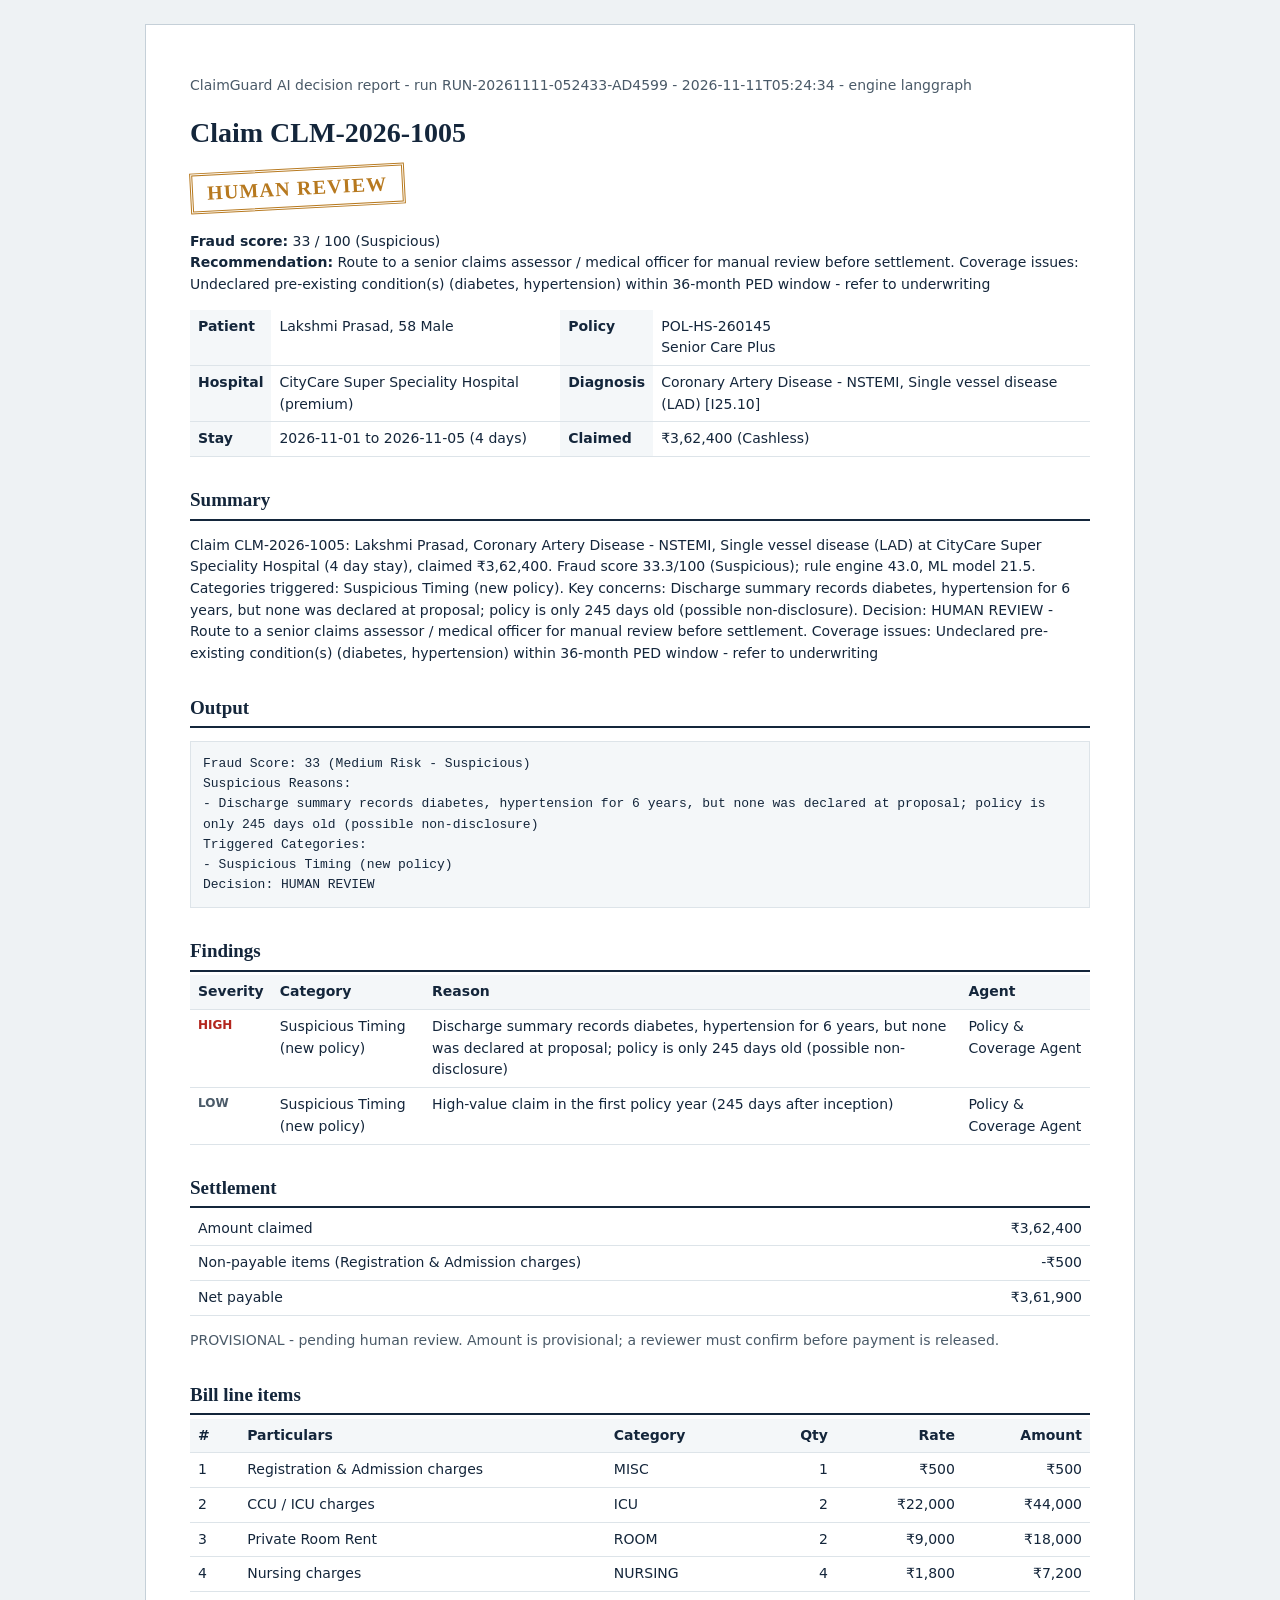
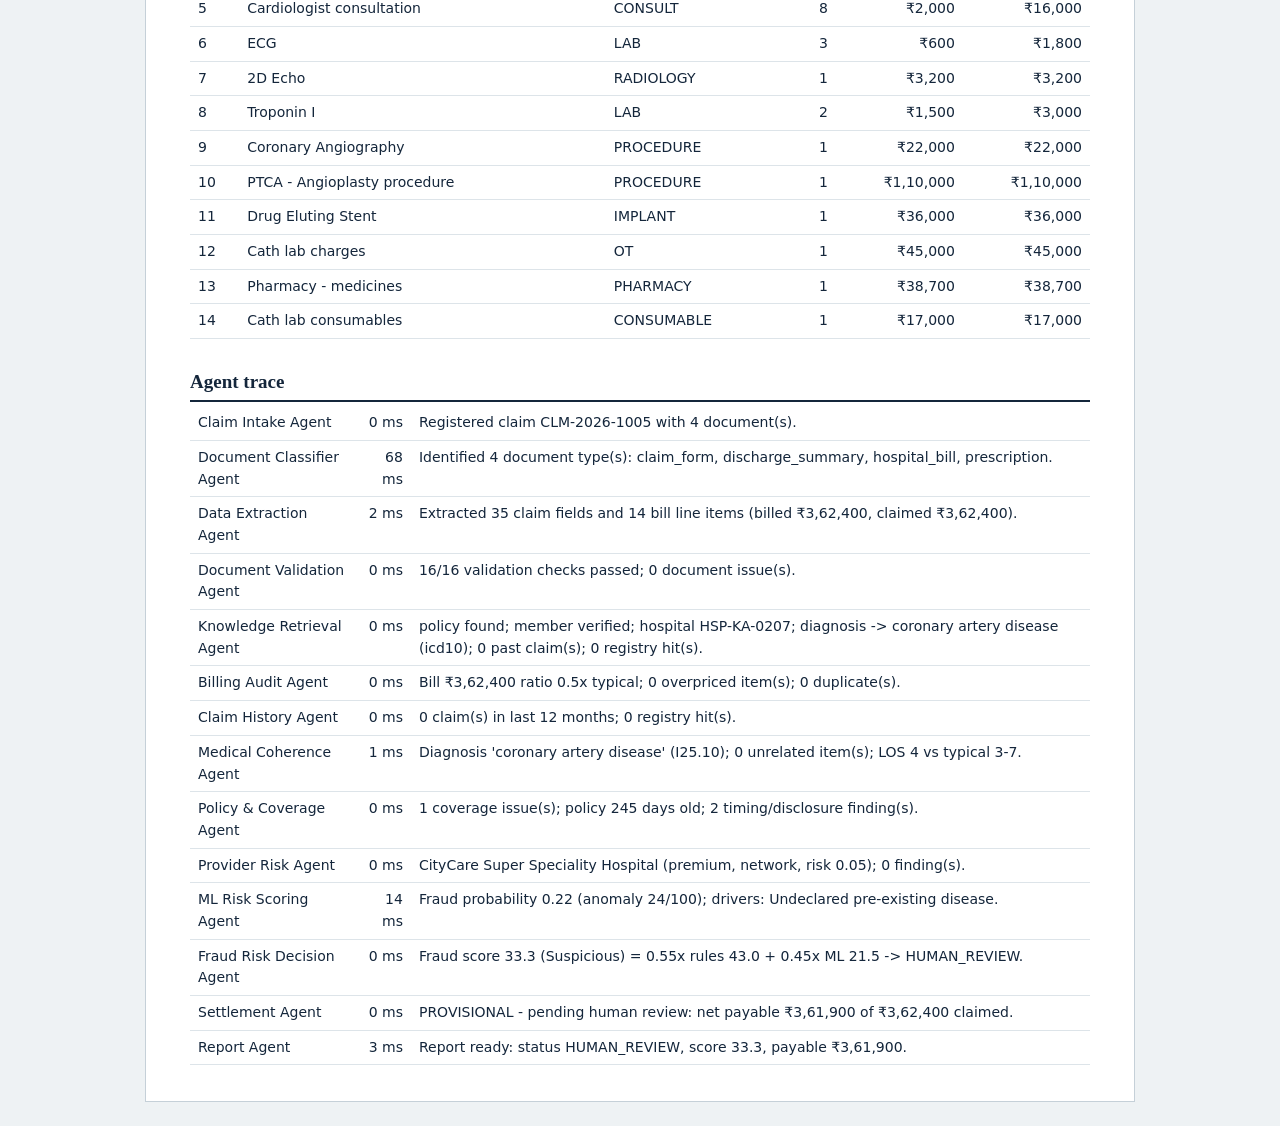
<file: outputs/CLM-2026-1005/report.html>
<!DOCTYPE html><html lang="en"><head><meta charset="utf-8"><meta name="viewport" content="width=device-width,initial-scale=1">
<title>Claim report CLM-2026-1005</title><style>
body{font:14px/1.55 'Libre Franklin',system-ui,sans-serif;color:#14263B;background:#EEF2F4;margin:0}
.wrap{max-width:900px;margin:24px auto;background:#fff;border:1px solid #C5D0D8;padding:36px 44px}
h1,h2{font-family:'Zilla Slab',Georgia,serif;margin:.2em 0}h1{font-size:28px}h2{font-size:19px;margin-top:28px;border-bottom:2px solid #14263B;padding-bottom:4px}
table{width:100%;border-collapse:collapse;font-variant-numeric:tabular-nums}td,th{padding:6px 8px;border-bottom:1px solid #DDE4E9;text-align:left;vertical-align:top}
th{font-weight:600;background:#F4F7F9}.num{text-align:right}.sev{font-weight:700;font-size:12px}
.CRITICAL{color:#7A1410}.HIGH{color:#B3261E}.MEDIUM{color:#8A5A12}.LOW{color:#4A5A68}
.stamp{display:inline-block;border:3px double currentColor;padding:6px 14px;font:700 20px 'Zilla Slab',serif;letter-spacing:.06em;transform:rotate(-3deg);margin:8px 0}
.LOWb{color:#2E7D5B}.MEDIUMb{color:#B7791F}.HIGHb{color:#B3261E}.NAb{color:#4B3B8F}
pre{background:#F4F7F9;border:1px solid #DDE4E9;padding:12px;white-space:pre-wrap;font-size:13px}
.meta{color:#4A5A68}@media print{body{background:#fff}.wrap{border:0;margin:0}}
</style></head><body><div class="wrap">
<p class="meta">ClaimGuard AI decision report - run RUN-20261111-052433-AD4599 - 2026-11-11T05:24:34 - engine langgraph</p>
<h1>Claim CLM-2026-1005</h1>
<div class="stamp MEDIUMb">HUMAN REVIEW</div>
<p><b>Fraud score:</b> 33 / 100 (Suspicious)<br><b>Recommendation:</b> Route to a senior claims assessor / medical officer for manual review before settlement. Coverage issues: Undeclared pre-existing condition(s) (diabetes, hypertension) within 36-month PED window - refer to underwriting</p>
<table><tr><th>Patient</th><td>Lakshmi Prasad, 58 Male</td><th>Policy</th><td>POL-HS-260145<br>Senior Care Plus</td></tr>
<tr><th>Hospital</th><td>CityCare Super Speciality Hospital (premium)</td><th>Diagnosis</th><td>Coronary Artery Disease - NSTEMI, Single vessel disease (LAD) [I25.10]</td></tr>
<tr><th>Stay</th><td>2026-11-01 to 2026-11-05 (4 days)</td><th>Claimed</th><td>₹3,62,400 (Cashless)</td></tr></table>
<h2>Summary</h2><p>Claim CLM-2026-1005: Lakshmi Prasad, Coronary Artery Disease - NSTEMI, Single vessel disease (LAD) at CityCare Super Speciality Hospital (4 day stay), claimed ₹3,62,400. Fraud score 33.3/100 (Suspicious); rule engine 43.0, ML model 21.5. Categories triggered: Suspicious Timing (new policy). Key concerns: Discharge summary records diabetes, hypertension for 6 years, but none was declared at proposal; policy is only 245 days old (possible non-disclosure). Decision: HUMAN REVIEW - Route to a senior claims assessor / medical officer for manual review before settlement. Coverage issues: Undeclared pre-existing condition(s) (diabetes, hypertension) within 36-month PED window - refer to underwriting</p>
<h2>Output</h2><pre>Fraud Score: 33 (Medium Risk - Suspicious)
Suspicious Reasons:
- Discharge summary records diabetes, hypertension for 6 years, but none was declared at proposal; policy is only 245 days old (possible non-disclosure)
Triggered Categories:
- Suspicious Timing (new policy)
Decision: HUMAN REVIEW</pre>
<h2>Findings</h2><table><tr><th>Severity</th><th>Category</th><th>Reason</th><th>Agent</th></tr><tr><td class='sev HIGH'>HIGH</td><td>Suspicious Timing (new policy)</td><td>Discharge summary records diabetes, hypertension for 6 years, but none was declared at proposal; policy is only 245 days old (possible non-disclosure)</td><td>Policy &amp; Coverage Agent</td></tr><tr><td class='sev LOW'>LOW</td><td>Suspicious Timing (new policy)</td><td>High-value claim in the first policy year (245 days after inception)</td><td>Policy &amp; Coverage Agent</td></tr></table>
<h2>Settlement</h2><table><tr><td>Amount claimed</td><td class='num'>₹3,62,400</td></tr><tr><td>Non-payable items (Registration &amp; Admission charges)</td><td class='num'>-₹500</td></tr><tr><td>Net payable</td><td class='num'>₹3,61,900</td></tr></table><p class='meta'>PROVISIONAL - pending human review. Amount is provisional; a reviewer must confirm before payment is released.</p>
<h2>Bill line items</h2><table><tr><th>#</th><th>Particulars</th><th>Category</th><th class='num'>Qty</th><th class='num'>Rate</th><th class='num'>Amount</th></tr><tr><td>1</td><td>Registration &amp; Admission charges</td><td>MISC</td><td class='num'>1</td><td class='num'>₹500</td><td class='num'>₹500</td></tr><tr><td>2</td><td>CCU / ICU charges</td><td>ICU</td><td class='num'>2</td><td class='num'>₹22,000</td><td class='num'>₹44,000</td></tr><tr><td>3</td><td>Private Room Rent</td><td>ROOM</td><td class='num'>2</td><td class='num'>₹9,000</td><td class='num'>₹18,000</td></tr><tr><td>4</td><td>Nursing charges</td><td>NURSING</td><td class='num'>4</td><td class='num'>₹1,800</td><td class='num'>₹7,200</td></tr><tr><td>5</td><td>Cardiologist consultation</td><td>CONSULT</td><td class='num'>8</td><td class='num'>₹2,000</td><td class='num'>₹16,000</td></tr><tr><td>6</td><td>ECG</td><td>LAB</td><td class='num'>3</td><td class='num'>₹600</td><td class='num'>₹1,800</td></tr><tr><td>7</td><td>2D Echo</td><td>RADIOLOGY</td><td class='num'>1</td><td class='num'>₹3,200</td><td class='num'>₹3,200</td></tr><tr><td>8</td><td>Troponin I</td><td>LAB</td><td class='num'>2</td><td class='num'>₹1,500</td><td class='num'>₹3,000</td></tr><tr><td>9</td><td>Coronary Angiography</td><td>PROCEDURE</td><td class='num'>1</td><td class='num'>₹22,000</td><td class='num'>₹22,000</td></tr><tr><td>10</td><td>PTCA - Angioplasty procedure</td><td>PROCEDURE</td><td class='num'>1</td><td class='num'>₹1,10,000</td><td class='num'>₹1,10,000</td></tr><tr><td>11</td><td>Drug Eluting Stent</td><td>IMPLANT</td><td class='num'>1</td><td class='num'>₹36,000</td><td class='num'>₹36,000</td></tr><tr><td>12</td><td>Cath lab charges</td><td>OT</td><td class='num'>1</td><td class='num'>₹45,000</td><td class='num'>₹45,000</td></tr><tr><td>13</td><td>Pharmacy - medicines</td><td>PHARMACY</td><td class='num'>1</td><td class='num'>₹38,700</td><td class='num'>₹38,700</td></tr><tr><td>14</td><td>Cath lab consumables</td><td>CONSUMABLE</td><td class='num'>1</td><td class='num'>₹17,000</td><td class='num'>₹17,000</td></tr></table>
<h2>Agent trace</h2><table><tr><td>Claim Intake Agent</td><td class='num'>0 ms</td><td>Registered claim CLM-2026-1005 with 4 document(s).</td></tr><tr><td>Document Classifier Agent</td><td class='num'>68 ms</td><td>Identified 4 document type(s): claim_form, discharge_summary, hospital_bill, prescription.</td></tr><tr><td>Data Extraction Agent</td><td class='num'>2 ms</td><td>Extracted 35 claim fields and 14 bill line items (billed ₹3,62,400, claimed ₹3,62,400).</td></tr><tr><td>Document Validation Agent</td><td class='num'>0 ms</td><td>16/16 validation checks passed; 0 document issue(s).</td></tr><tr><td>Knowledge Retrieval Agent</td><td class='num'>0 ms</td><td>policy found; member verified; hospital HSP-KA-0207; diagnosis -&gt; coronary artery disease (icd10); 0 past claim(s); 0 registry hit(s).</td></tr><tr><td>Billing Audit Agent</td><td class='num'>0 ms</td><td>Bill ₹3,62,400 ratio 0.5x typical; 0 overpriced item(s); 0 duplicate(s).</td></tr><tr><td>Claim History Agent</td><td class='num'>0 ms</td><td>0 claim(s) in last 12 months; 0 registry hit(s).</td></tr><tr><td>Medical Coherence Agent</td><td class='num'>1 ms</td><td>Diagnosis &#x27;coronary artery disease&#x27; (I25.10); 0 unrelated item(s); LOS 4 vs typical 3-7.</td></tr><tr><td>Policy &amp; Coverage Agent</td><td class='num'>0 ms</td><td>1 coverage issue(s); policy 245 days old; 2 timing/disclosure finding(s).</td></tr><tr><td>Provider Risk Agent</td><td class='num'>0 ms</td><td>CityCare Super Speciality Hospital (premium, network, risk 0.05); 0 finding(s).</td></tr><tr><td>ML Risk Scoring Agent</td><td class='num'>14 ms</td><td>Fraud probability 0.22 (anomaly 24/100); drivers: Undeclared pre-existing disease.</td></tr><tr><td>Fraud Risk Decision Agent</td><td class='num'>0 ms</td><td>Fraud score 33.3 (Suspicious) = 0.55x rules 43.0 + 0.45x ML 21.5 -&gt; HUMAN_REVIEW.</td></tr><tr><td>Settlement Agent</td><td class='num'>0 ms</td><td>PROVISIONAL - pending human review: net payable ₹3,61,900 of ₹3,62,400 claimed.</td></tr><tr><td>Report Agent</td><td class='num'>3 ms</td><td>Report ready: status HUMAN_REVIEW, score 33.3, payable ₹3,61,900.</td></tr></table>
</div></body></html>
</file>
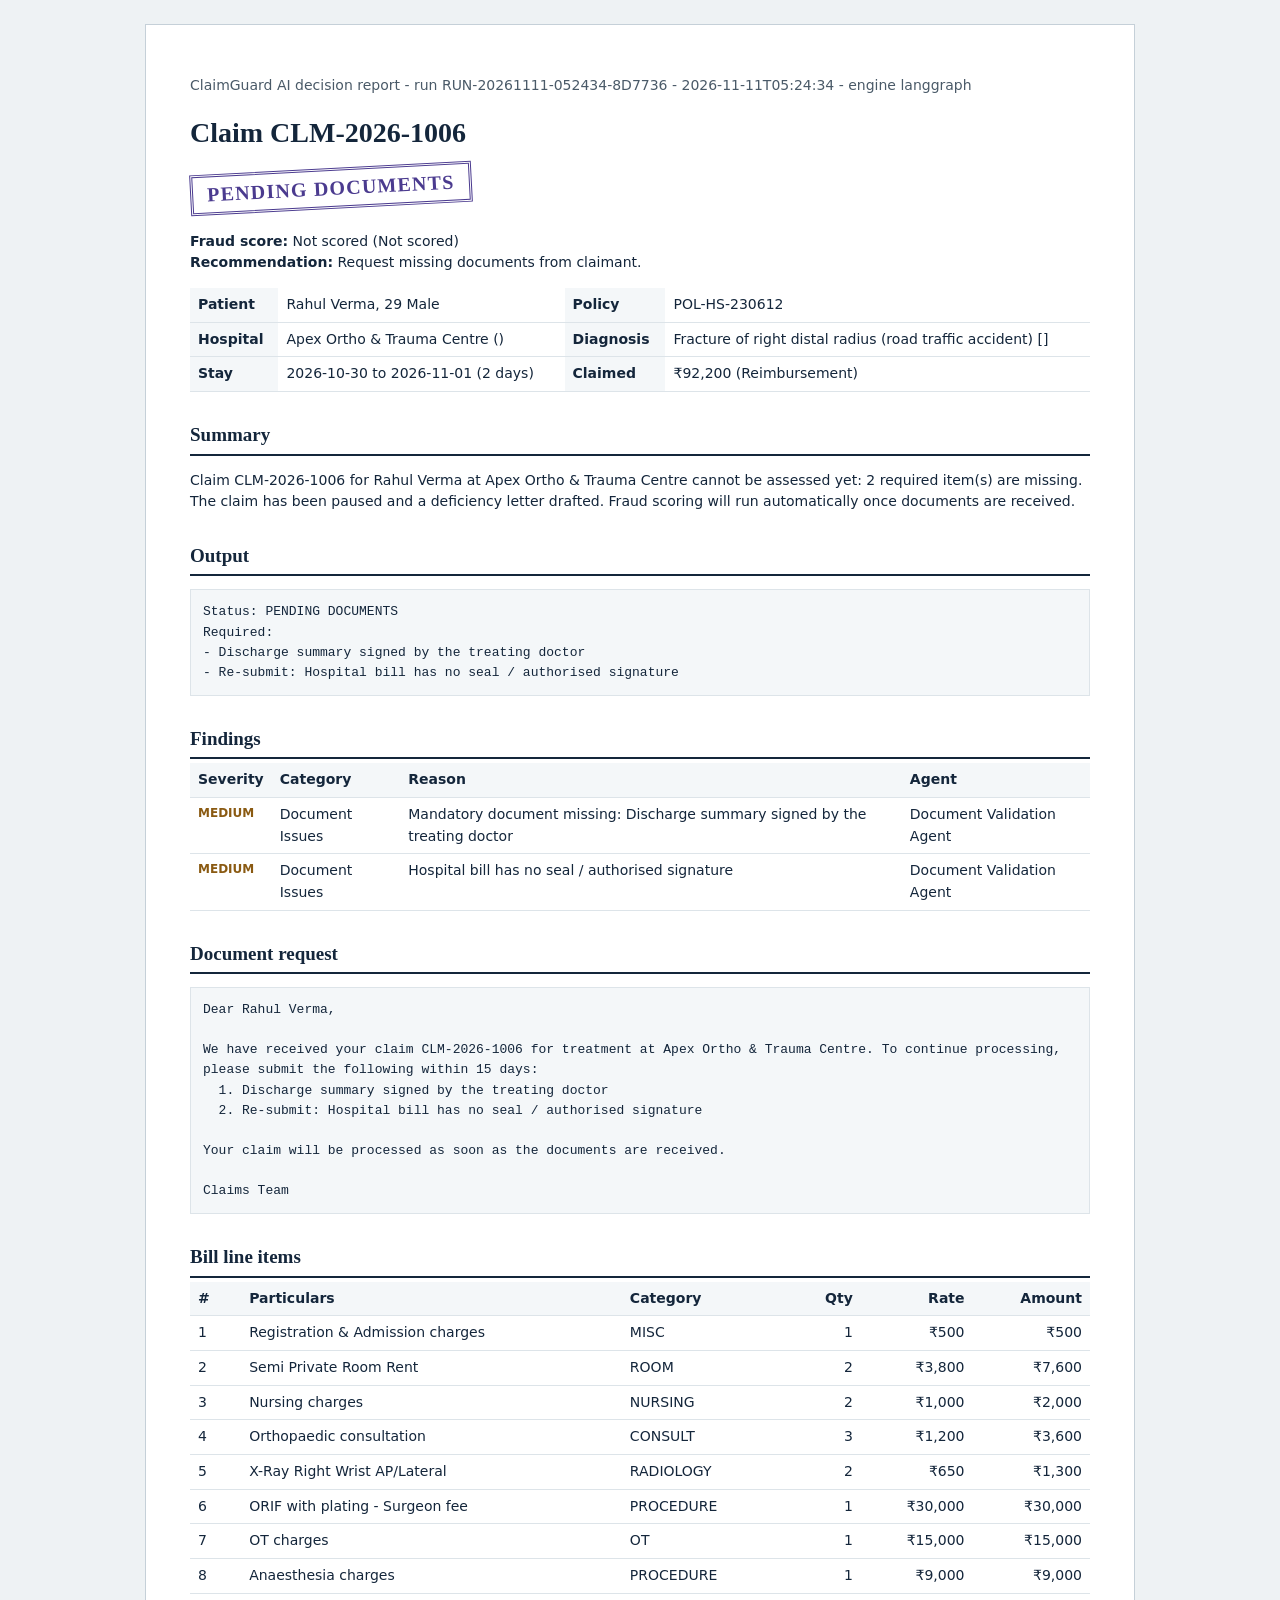
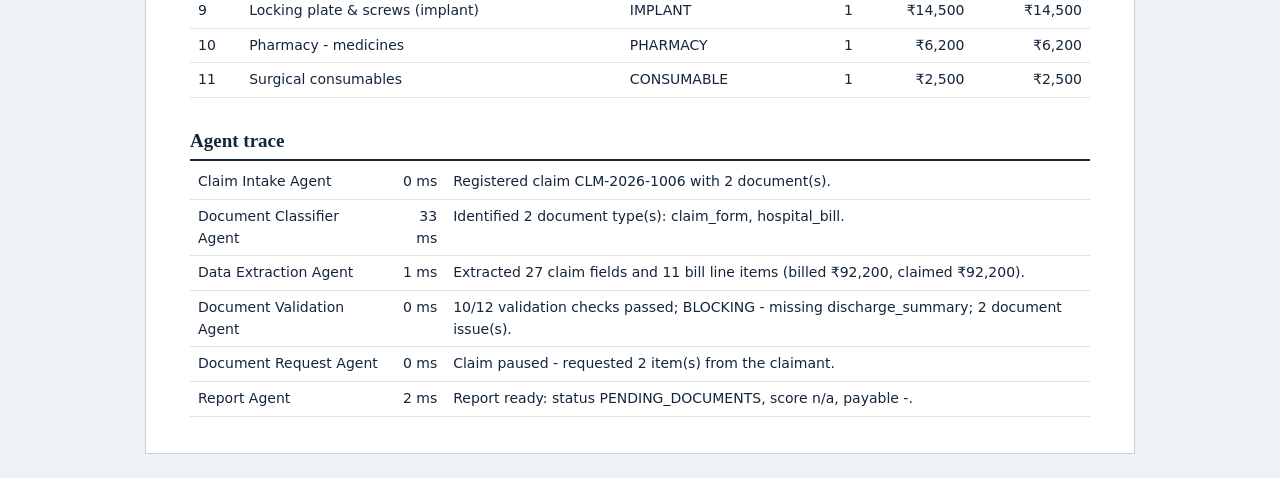
<file: outputs/CLM-2026-1006/report.html>
<!DOCTYPE html><html lang="en"><head><meta charset="utf-8"><meta name="viewport" content="width=device-width,initial-scale=1">
<title>Claim report CLM-2026-1006</title><style>
body{font:14px/1.55 'Libre Franklin',system-ui,sans-serif;color:#14263B;background:#EEF2F4;margin:0}
.wrap{max-width:900px;margin:24px auto;background:#fff;border:1px solid #C5D0D8;padding:36px 44px}
h1,h2{font-family:'Zilla Slab',Georgia,serif;margin:.2em 0}h1{font-size:28px}h2{font-size:19px;margin-top:28px;border-bottom:2px solid #14263B;padding-bottom:4px}
table{width:100%;border-collapse:collapse;font-variant-numeric:tabular-nums}td,th{padding:6px 8px;border-bottom:1px solid #DDE4E9;text-align:left;vertical-align:top}
th{font-weight:600;background:#F4F7F9}.num{text-align:right}.sev{font-weight:700;font-size:12px}
.CRITICAL{color:#7A1410}.HIGH{color:#B3261E}.MEDIUM{color:#8A5A12}.LOW{color:#4A5A68}
.stamp{display:inline-block;border:3px double currentColor;padding:6px 14px;font:700 20px 'Zilla Slab',serif;letter-spacing:.06em;transform:rotate(-3deg);margin:8px 0}
.LOWb{color:#2E7D5B}.MEDIUMb{color:#B7791F}.HIGHb{color:#B3261E}.NAb{color:#4B3B8F}
pre{background:#F4F7F9;border:1px solid #DDE4E9;padding:12px;white-space:pre-wrap;font-size:13px}
.meta{color:#4A5A68}@media print{body{background:#fff}.wrap{border:0;margin:0}}
</style></head><body><div class="wrap">
<p class="meta">ClaimGuard AI decision report - run RUN-20261111-052434-8D7736 - 2026-11-11T05:24:34 - engine langgraph</p>
<h1>Claim CLM-2026-1006</h1>
<div class="stamp NAb">PENDING DOCUMENTS</div>
<p><b>Fraud score:</b> Not scored (Not scored)<br><b>Recommendation:</b> Request missing documents from claimant.</p>
<table><tr><th>Patient</th><td>Rahul Verma, 29 Male</td><th>Policy</th><td>POL-HS-230612<br></td></tr>
<tr><th>Hospital</th><td>Apex Ortho &amp; Trauma Centre ()</td><th>Diagnosis</th><td>Fracture of right distal radius (road traffic accident) []</td></tr>
<tr><th>Stay</th><td>2026-10-30 to 2026-11-01 (2 days)</td><th>Claimed</th><td>₹92,200 (Reimbursement)</td></tr></table>
<h2>Summary</h2><p>Claim CLM-2026-1006 for Rahul Verma at Apex Ortho &amp; Trauma Centre cannot be assessed yet: 2 required item(s) are missing. The claim has been paused and a deficiency letter drafted. Fraud scoring will run automatically once documents are received.</p>
<h2>Output</h2><pre>Status: PENDING DOCUMENTS
Required:
- Discharge summary signed by the treating doctor
- Re-submit: Hospital bill has no seal / authorised signature</pre>
<h2>Findings</h2><table><tr><th>Severity</th><th>Category</th><th>Reason</th><th>Agent</th></tr><tr><td class='sev MEDIUM'>MEDIUM</td><td>Document Issues</td><td>Mandatory document missing: Discharge summary signed by the treating doctor</td><td>Document Validation Agent</td></tr><tr><td class='sev MEDIUM'>MEDIUM</td><td>Document Issues</td><td>Hospital bill has no seal / authorised signature</td><td>Document Validation Agent</td></tr></table>
<h2>Document request</h2><pre>Dear Rahul Verma,

We have received your claim CLM-2026-1006 for treatment at Apex Ortho &amp; Trauma Centre. To continue processing, please submit the following within 15 days:
  1. Discharge summary signed by the treating doctor
  2. Re-submit: Hospital bill has no seal / authorised signature

Your claim will be processed as soon as the documents are received.

Claims Team</pre>
<h2>Bill line items</h2><table><tr><th>#</th><th>Particulars</th><th>Category</th><th class='num'>Qty</th><th class='num'>Rate</th><th class='num'>Amount</th></tr><tr><td>1</td><td>Registration &amp; Admission charges</td><td>MISC</td><td class='num'>1</td><td class='num'>₹500</td><td class='num'>₹500</td></tr><tr><td>2</td><td>Semi Private Room Rent</td><td>ROOM</td><td class='num'>2</td><td class='num'>₹3,800</td><td class='num'>₹7,600</td></tr><tr><td>3</td><td>Nursing charges</td><td>NURSING</td><td class='num'>2</td><td class='num'>₹1,000</td><td class='num'>₹2,000</td></tr><tr><td>4</td><td>Orthopaedic consultation</td><td>CONSULT</td><td class='num'>3</td><td class='num'>₹1,200</td><td class='num'>₹3,600</td></tr><tr><td>5</td><td>X-Ray Right Wrist AP/Lateral</td><td>RADIOLOGY</td><td class='num'>2</td><td class='num'>₹650</td><td class='num'>₹1,300</td></tr><tr><td>6</td><td>ORIF with plating - Surgeon fee</td><td>PROCEDURE</td><td class='num'>1</td><td class='num'>₹30,000</td><td class='num'>₹30,000</td></tr><tr><td>7</td><td>OT charges</td><td>OT</td><td class='num'>1</td><td class='num'>₹15,000</td><td class='num'>₹15,000</td></tr><tr><td>8</td><td>Anaesthesia charges</td><td>PROCEDURE</td><td class='num'>1</td><td class='num'>₹9,000</td><td class='num'>₹9,000</td></tr><tr><td>9</td><td>Locking plate &amp; screws (implant)</td><td>IMPLANT</td><td class='num'>1</td><td class='num'>₹14,500</td><td class='num'>₹14,500</td></tr><tr><td>10</td><td>Pharmacy - medicines</td><td>PHARMACY</td><td class='num'>1</td><td class='num'>₹6,200</td><td class='num'>₹6,200</td></tr><tr><td>11</td><td>Surgical consumables</td><td>CONSUMABLE</td><td class='num'>1</td><td class='num'>₹2,500</td><td class='num'>₹2,500</td></tr></table>
<h2>Agent trace</h2><table><tr><td>Claim Intake Agent</td><td class='num'>0 ms</td><td>Registered claim CLM-2026-1006 with 2 document(s).</td></tr><tr><td>Document Classifier Agent</td><td class='num'>33 ms</td><td>Identified 2 document type(s): claim_form, hospital_bill.</td></tr><tr><td>Data Extraction Agent</td><td class='num'>1 ms</td><td>Extracted 27 claim fields and 11 bill line items (billed ₹92,200, claimed ₹92,200).</td></tr><tr><td>Document Validation Agent</td><td class='num'>0 ms</td><td>10/12 validation checks passed; BLOCKING - missing discharge_summary; 2 document issue(s).</td></tr><tr><td>Document Request Agent</td><td class='num'>0 ms</td><td>Claim paused - requested 2 item(s) from the claimant.</td></tr><tr><td>Report Agent</td><td class='num'>2 ms</td><td>Report ready: status PENDING_DOCUMENTS, score n/a, payable -.</td></tr></table>
</div></body></html>
</file>
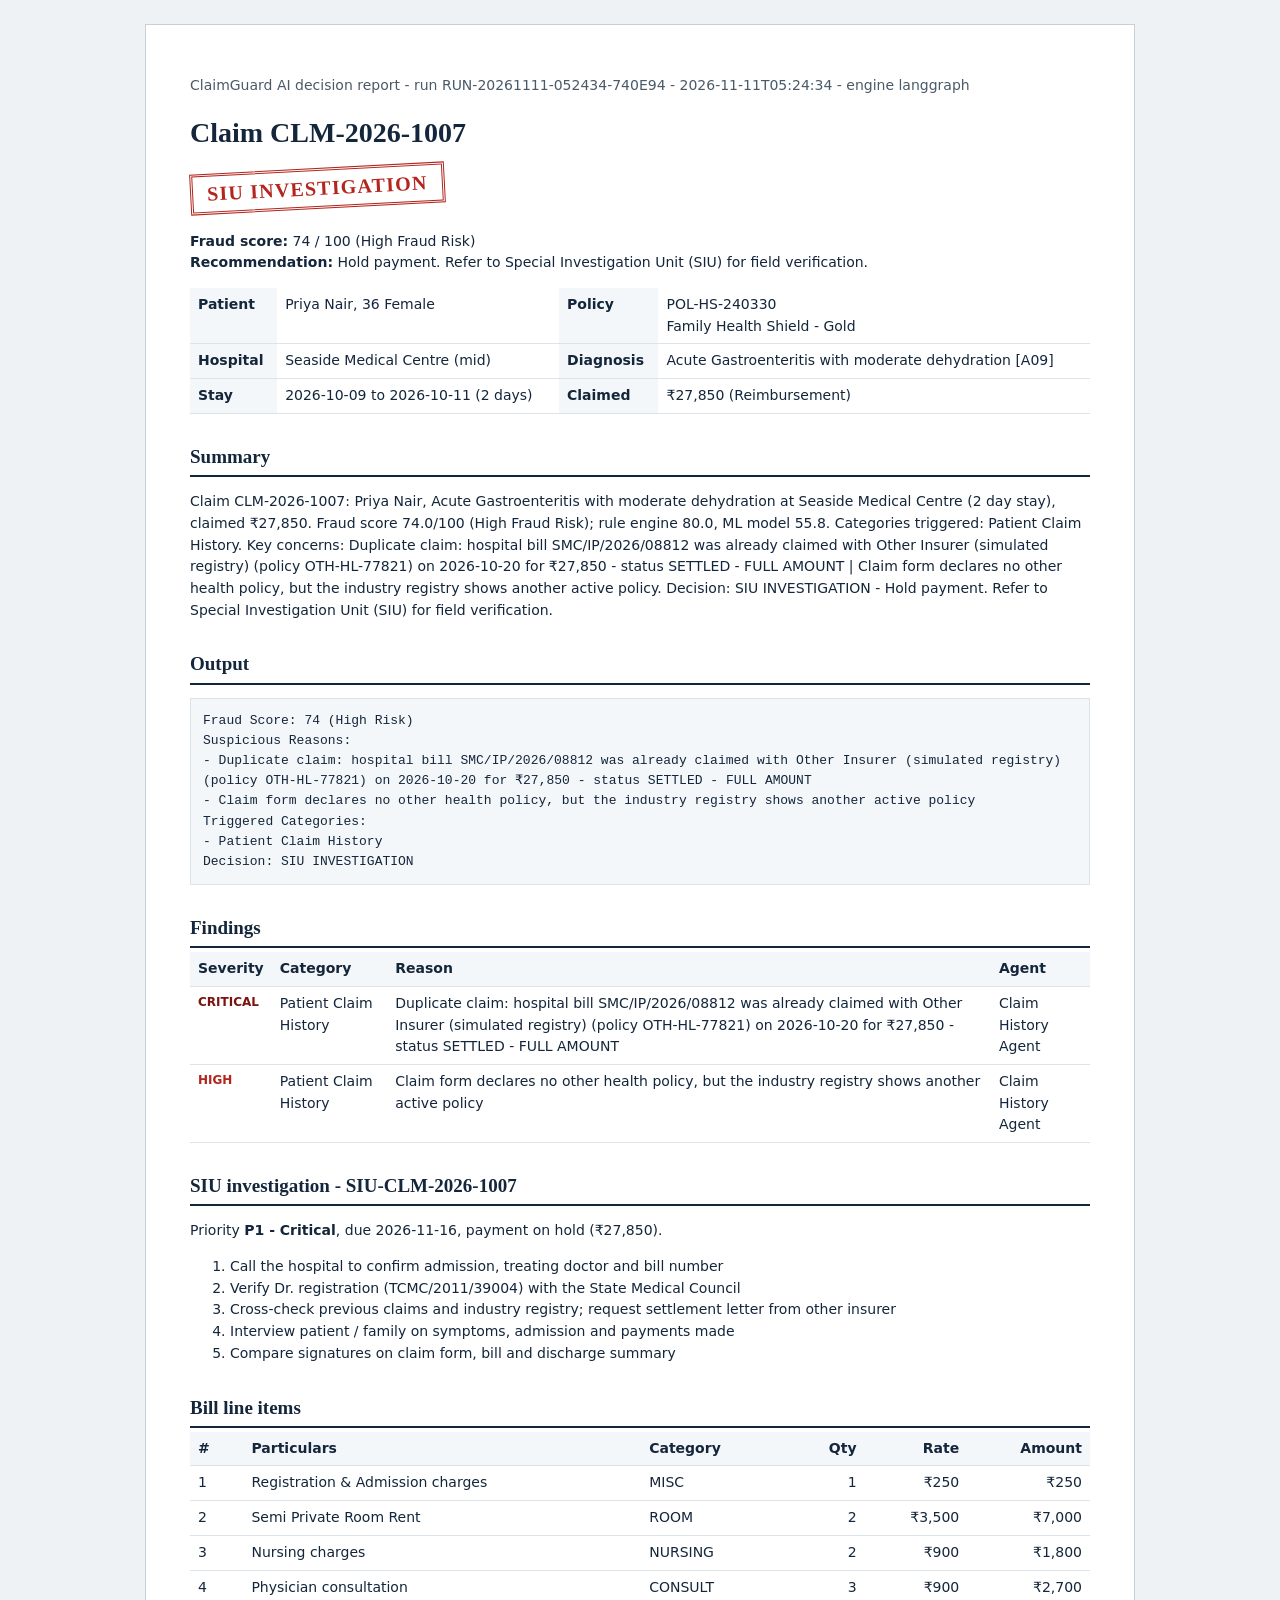
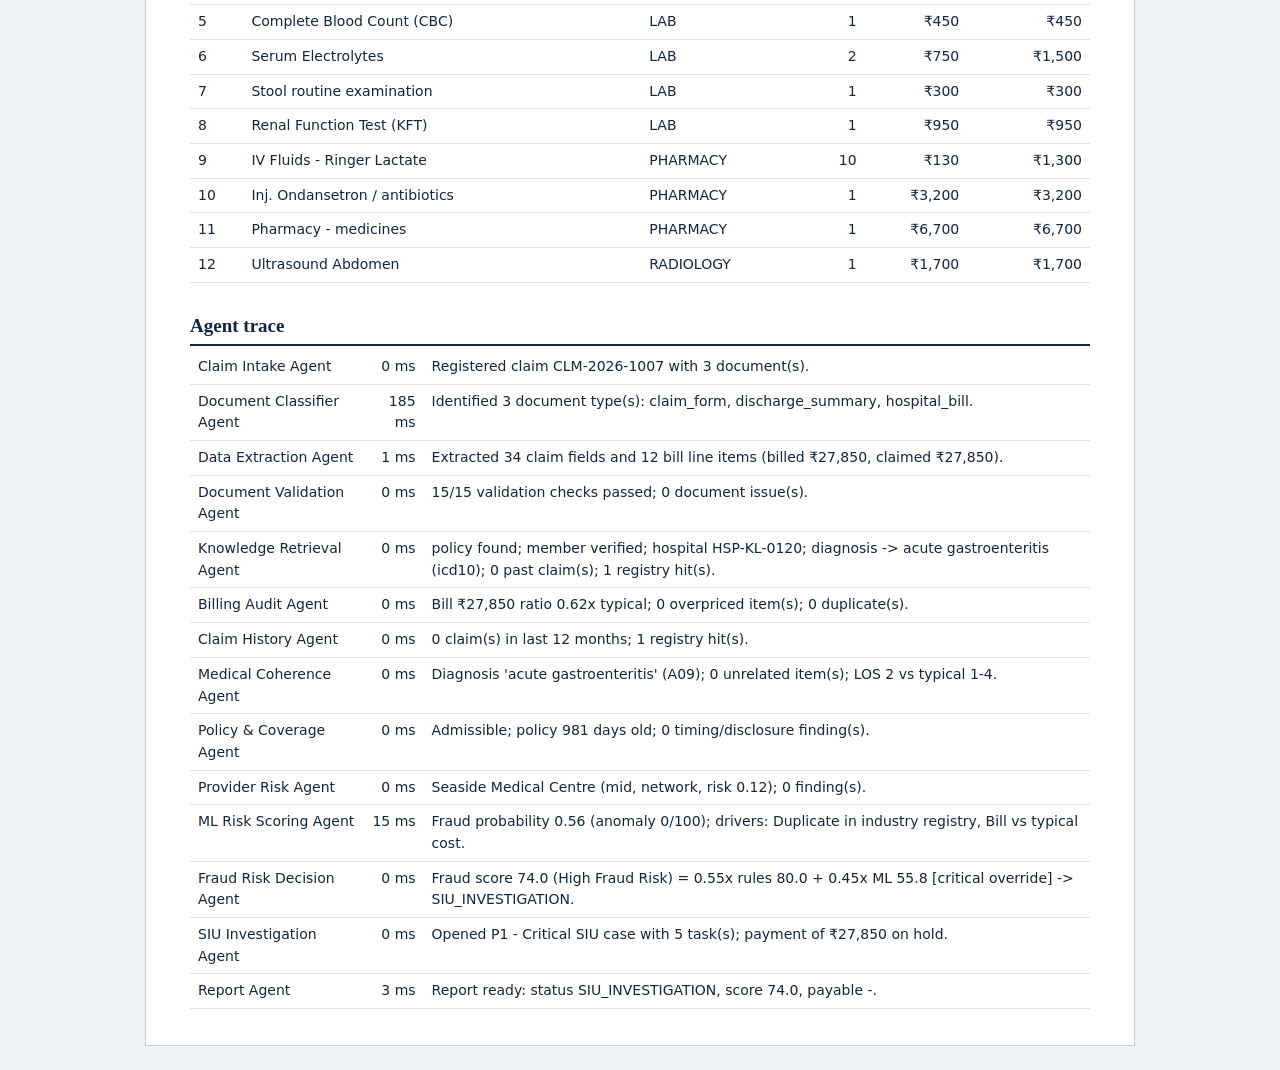
<file: outputs/CLM-2026-1007/report.html>
<!DOCTYPE html><html lang="en"><head><meta charset="utf-8"><meta name="viewport" content="width=device-width,initial-scale=1">
<title>Claim report CLM-2026-1007</title><style>
body{font:14px/1.55 'Libre Franklin',system-ui,sans-serif;color:#14263B;background:#EEF2F4;margin:0}
.wrap{max-width:900px;margin:24px auto;background:#fff;border:1px solid #C5D0D8;padding:36px 44px}
h1,h2{font-family:'Zilla Slab',Georgia,serif;margin:.2em 0}h1{font-size:28px}h2{font-size:19px;margin-top:28px;border-bottom:2px solid #14263B;padding-bottom:4px}
table{width:100%;border-collapse:collapse;font-variant-numeric:tabular-nums}td,th{padding:6px 8px;border-bottom:1px solid #DDE4E9;text-align:left;vertical-align:top}
th{font-weight:600;background:#F4F7F9}.num{text-align:right}.sev{font-weight:700;font-size:12px}
.CRITICAL{color:#7A1410}.HIGH{color:#B3261E}.MEDIUM{color:#8A5A12}.LOW{color:#4A5A68}
.stamp{display:inline-block;border:3px double currentColor;padding:6px 14px;font:700 20px 'Zilla Slab',serif;letter-spacing:.06em;transform:rotate(-3deg);margin:8px 0}
.LOWb{color:#2E7D5B}.MEDIUMb{color:#B7791F}.HIGHb{color:#B3261E}.NAb{color:#4B3B8F}
pre{background:#F4F7F9;border:1px solid #DDE4E9;padding:12px;white-space:pre-wrap;font-size:13px}
.meta{color:#4A5A68}@media print{body{background:#fff}.wrap{border:0;margin:0}}
</style></head><body><div class="wrap">
<p class="meta">ClaimGuard AI decision report - run RUN-20261111-052434-740E94 - 2026-11-11T05:24:34 - engine langgraph</p>
<h1>Claim CLM-2026-1007</h1>
<div class="stamp HIGHb">SIU INVESTIGATION</div>
<p><b>Fraud score:</b> 74 / 100 (High Fraud Risk)<br><b>Recommendation:</b> Hold payment. Refer to Special Investigation Unit (SIU) for field verification.</p>
<table><tr><th>Patient</th><td>Priya Nair, 36 Female</td><th>Policy</th><td>POL-HS-240330<br>Family Health Shield - Gold</td></tr>
<tr><th>Hospital</th><td>Seaside Medical Centre (mid)</td><th>Diagnosis</th><td>Acute Gastroenteritis with moderate dehydration [A09]</td></tr>
<tr><th>Stay</th><td>2026-10-09 to 2026-10-11 (2 days)</td><th>Claimed</th><td>₹27,850 (Reimbursement)</td></tr></table>
<h2>Summary</h2><p>Claim CLM-2026-1007: Priya Nair, Acute Gastroenteritis with moderate dehydration at Seaside Medical Centre (2 day stay), claimed ₹27,850. Fraud score 74.0/100 (High Fraud Risk); rule engine 80.0, ML model 55.8. Categories triggered: Patient Claim History. Key concerns: Duplicate claim: hospital bill SMC/IP/2026/08812 was already claimed with Other Insurer (simulated registry) (policy OTH-HL-77821) on 2026-10-20 for ₹27,850 - status SETTLED - FULL AMOUNT | Claim form declares no other health policy, but the industry registry shows another active policy. Decision: SIU INVESTIGATION - Hold payment. Refer to Special Investigation Unit (SIU) for field verification.</p>
<h2>Output</h2><pre>Fraud Score: 74 (High Risk)
Suspicious Reasons:
- Duplicate claim: hospital bill SMC/IP/2026/08812 was already claimed with Other Insurer (simulated registry) (policy OTH-HL-77821) on 2026-10-20 for ₹27,850 - status SETTLED - FULL AMOUNT
- Claim form declares no other health policy, but the industry registry shows another active policy
Triggered Categories:
- Patient Claim History
Decision: SIU INVESTIGATION</pre>
<h2>Findings</h2><table><tr><th>Severity</th><th>Category</th><th>Reason</th><th>Agent</th></tr><tr><td class='sev CRITICAL'>CRITICAL</td><td>Patient Claim History</td><td>Duplicate claim: hospital bill SMC/IP/2026/08812 was already claimed with Other Insurer (simulated registry) (policy OTH-HL-77821) on 2026-10-20 for ₹27,850 - status SETTLED - FULL AMOUNT</td><td>Claim History Agent</td></tr><tr><td class='sev HIGH'>HIGH</td><td>Patient Claim History</td><td>Claim form declares no other health policy, but the industry registry shows another active policy</td><td>Claim History Agent</td></tr></table>
<h2>SIU investigation - SIU-CLM-2026-1007</h2><p>Priority <b>P1 - Critical</b>, due 2026-11-16, payment on hold (₹27,850).</p><ol><li>Call the hospital to confirm admission, treating doctor and bill number</li><li>Verify Dr. registration (TCMC/2011/39004) with the State Medical Council</li><li>Cross-check previous claims and industry registry; request settlement letter from other insurer</li><li>Interview patient / family on symptoms, admission and payments made</li><li>Compare signatures on claim form, bill and discharge summary</li></ol>
<h2>Bill line items</h2><table><tr><th>#</th><th>Particulars</th><th>Category</th><th class='num'>Qty</th><th class='num'>Rate</th><th class='num'>Amount</th></tr><tr><td>1</td><td>Registration &amp; Admission charges</td><td>MISC</td><td class='num'>1</td><td class='num'>₹250</td><td class='num'>₹250</td></tr><tr><td>2</td><td>Semi Private Room Rent</td><td>ROOM</td><td class='num'>2</td><td class='num'>₹3,500</td><td class='num'>₹7,000</td></tr><tr><td>3</td><td>Nursing charges</td><td>NURSING</td><td class='num'>2</td><td class='num'>₹900</td><td class='num'>₹1,800</td></tr><tr><td>4</td><td>Physician consultation</td><td>CONSULT</td><td class='num'>3</td><td class='num'>₹900</td><td class='num'>₹2,700</td></tr><tr><td>5</td><td>Complete Blood Count (CBC)</td><td>LAB</td><td class='num'>1</td><td class='num'>₹450</td><td class='num'>₹450</td></tr><tr><td>6</td><td>Serum Electrolytes</td><td>LAB</td><td class='num'>2</td><td class='num'>₹750</td><td class='num'>₹1,500</td></tr><tr><td>7</td><td>Stool routine examination</td><td>LAB</td><td class='num'>1</td><td class='num'>₹300</td><td class='num'>₹300</td></tr><tr><td>8</td><td>Renal Function Test (KFT)</td><td>LAB</td><td class='num'>1</td><td class='num'>₹950</td><td class='num'>₹950</td></tr><tr><td>9</td><td>IV Fluids - Ringer Lactate</td><td>PHARMACY</td><td class='num'>10</td><td class='num'>₹130</td><td class='num'>₹1,300</td></tr><tr><td>10</td><td>Inj. Ondansetron / antibiotics</td><td>PHARMACY</td><td class='num'>1</td><td class='num'>₹3,200</td><td class='num'>₹3,200</td></tr><tr><td>11</td><td>Pharmacy - medicines</td><td>PHARMACY</td><td class='num'>1</td><td class='num'>₹6,700</td><td class='num'>₹6,700</td></tr><tr><td>12</td><td>Ultrasound Abdomen</td><td>RADIOLOGY</td><td class='num'>1</td><td class='num'>₹1,700</td><td class='num'>₹1,700</td></tr></table>
<h2>Agent trace</h2><table><tr><td>Claim Intake Agent</td><td class='num'>0 ms</td><td>Registered claim CLM-2026-1007 with 3 document(s).</td></tr><tr><td>Document Classifier Agent</td><td class='num'>185 ms</td><td>Identified 3 document type(s): claim_form, discharge_summary, hospital_bill.</td></tr><tr><td>Data Extraction Agent</td><td class='num'>1 ms</td><td>Extracted 34 claim fields and 12 bill line items (billed ₹27,850, claimed ₹27,850).</td></tr><tr><td>Document Validation Agent</td><td class='num'>0 ms</td><td>15/15 validation checks passed; 0 document issue(s).</td></tr><tr><td>Knowledge Retrieval Agent</td><td class='num'>0 ms</td><td>policy found; member verified; hospital HSP-KL-0120; diagnosis -&gt; acute gastroenteritis (icd10); 0 past claim(s); 1 registry hit(s).</td></tr><tr><td>Billing Audit Agent</td><td class='num'>0 ms</td><td>Bill ₹27,850 ratio 0.62x typical; 0 overpriced item(s); 0 duplicate(s).</td></tr><tr><td>Claim History Agent</td><td class='num'>0 ms</td><td>0 claim(s) in last 12 months; 1 registry hit(s).</td></tr><tr><td>Medical Coherence Agent</td><td class='num'>0 ms</td><td>Diagnosis &#x27;acute gastroenteritis&#x27; (A09); 0 unrelated item(s); LOS 2 vs typical 1-4.</td></tr><tr><td>Policy &amp; Coverage Agent</td><td class='num'>0 ms</td><td>Admissible; policy 981 days old; 0 timing/disclosure finding(s).</td></tr><tr><td>Provider Risk Agent</td><td class='num'>0 ms</td><td>Seaside Medical Centre (mid, network, risk 0.12); 0 finding(s).</td></tr><tr><td>ML Risk Scoring Agent</td><td class='num'>15 ms</td><td>Fraud probability 0.56 (anomaly 0/100); drivers: Duplicate in industry registry, Bill vs typical cost.</td></tr><tr><td>Fraud Risk Decision Agent</td><td class='num'>0 ms</td><td>Fraud score 74.0 (High Fraud Risk) = 0.55x rules 80.0 + 0.45x ML 55.8 [critical override] -&gt; SIU_INVESTIGATION.</td></tr><tr><td>SIU Investigation Agent</td><td class='num'>0 ms</td><td>Opened P1 - Critical SIU case with 5 task(s); payment of ₹27,850 on hold.</td></tr><tr><td>Report Agent</td><td class='num'>3 ms</td><td>Report ready: status SIU_INVESTIGATION, score 74.0, payable -.</td></tr></table>
</div></body></html>
</file>
